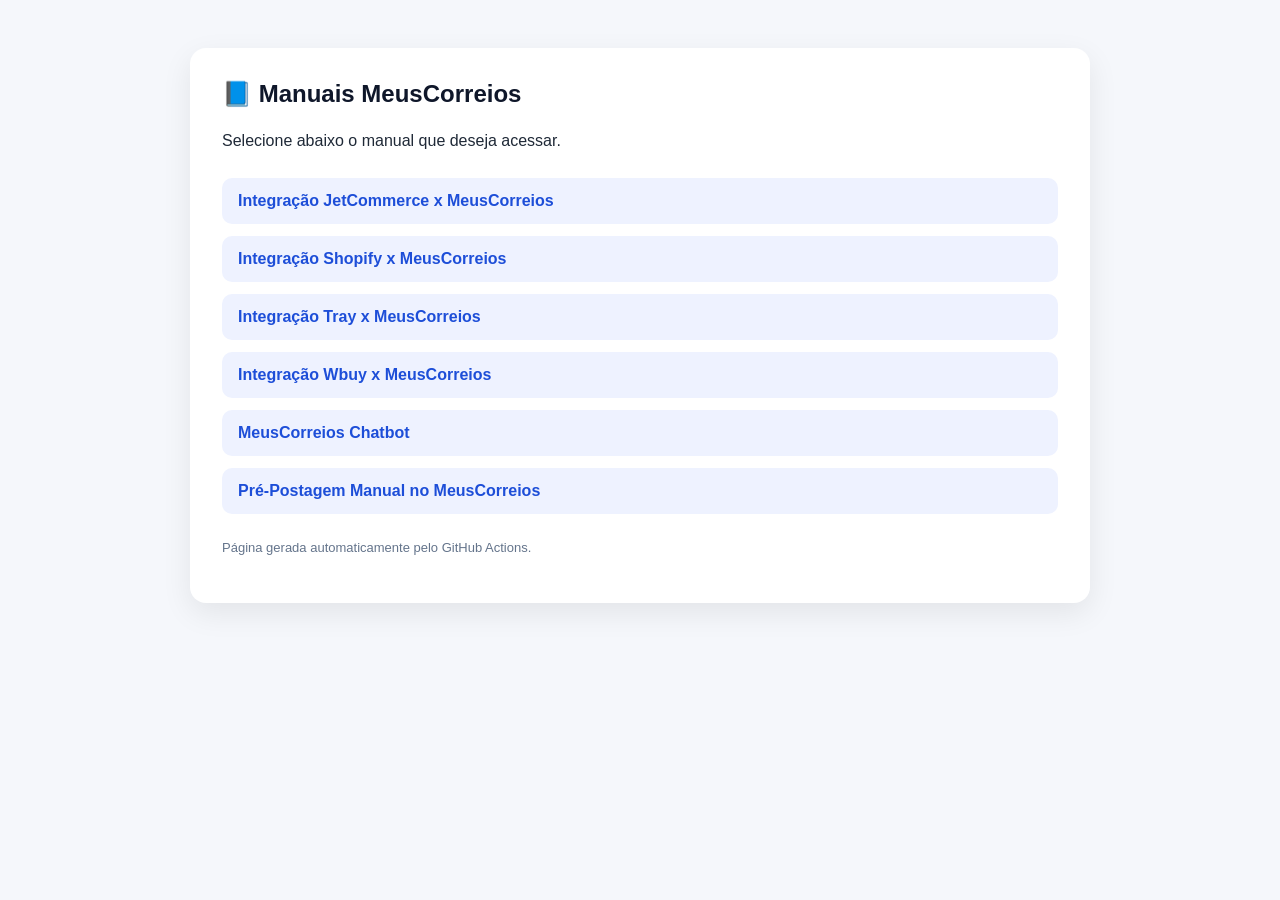
<file: index.html>
<!DOCTYPE html>
<html lang="pt-BR">
<head>
  <meta charset="UTF-8">
  <meta name="viewport" content="width=device-width, initial-scale=1.0">
  <title>Manuais MeusCorreios</title>
  <style>
    body {
      margin: 0;
      font-family: Arial, Helvetica, sans-serif;
      background: #f5f7fb;
      color: #1f2937;
    }

    .container {
      max-width: 900px;
      margin: 0 auto;
      padding: 48px 24px;
    }

    .card {
      background: #ffffff;
      border-radius: 16px;
      padding: 32px;
      box-shadow: 0 10px 30px rgba(0, 0, 0, 0.08);
    }

    h1 {
      margin-top: 0;
      color: #0f172a;
    }

    p {
      font-size: 16px;
      line-height: 1.6;
    }

    ul {
      list-style: none;
      padding: 0;
      margin: 24px 0 0;
    }

    li {
      margin-bottom: 12px;
    }

    a {
      display: block;
      padding: 14px 16px;
      border-radius: 10px;
      background: #eef2ff;
      color: #1d4ed8;
      text-decoration: none;
      font-weight: 600;
    }

    a:hover {
      background: #dbeafe;
    }

    .footer {
      margin-top: 24px;
      font-size: 13px;
      color: #64748b;
    }
  </style>
</head>
<body>
  <main class="container">
    <section class="card">
      <h1>📘 Manuais MeusCorreios</h1>
      <p>Selecione abaixo o manual que deseja acessar.</p>

      <ul>
        <li><a href="https://meuscorreios-doc.github.io/manuais/integrJetcom/">Integração JetCommerce x MeusCorreios</a></li>
<li><a href="https://meuscorreios-doc.github.io/manuais/integrShopifyG/">Integração Shopify x MeusCorreios</a></li>
<li><a href="https://meuscorreios-doc.github.io/manuais/integrTray/">Integração Tray x MeusCorreios</a></li>
<li><a href="https://meuscorreios-doc.github.io/manuais/integrWbuy/">Integração Wbuy x MeusCorreios</a></li>
<li><a href="https://meuscorreios-doc.github.io/manuais/meusCorreiosChatbot/">MeusCorreios Chatbot</a></li>
<li><a href="https://meuscorreios-doc.github.io/manuais/PreManualMC/">Pré-Postagem Manual no MeusCorreios</a></li>
      </ul>

      <p class="footer">Página gerada automaticamente pelo GitHub Actions.</p>
    </section>
  </main>
</body>
</html>
</file>
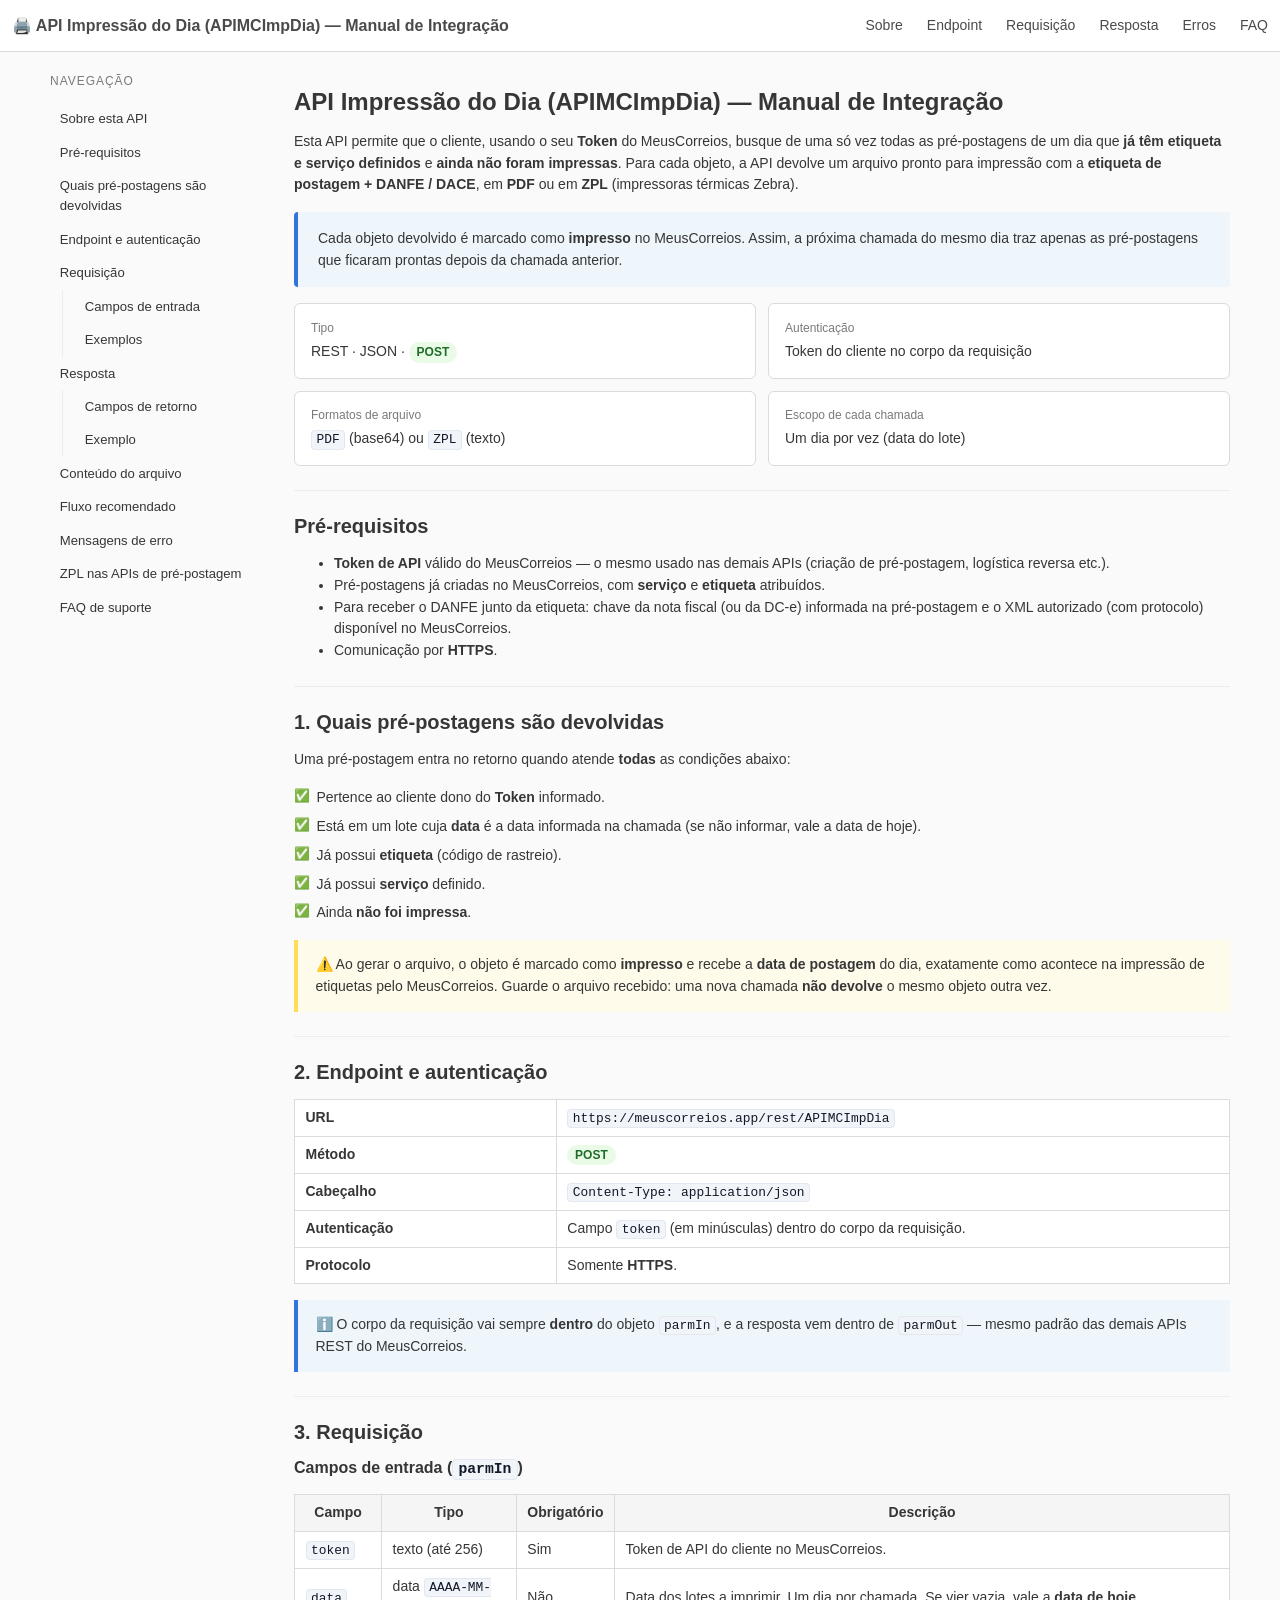
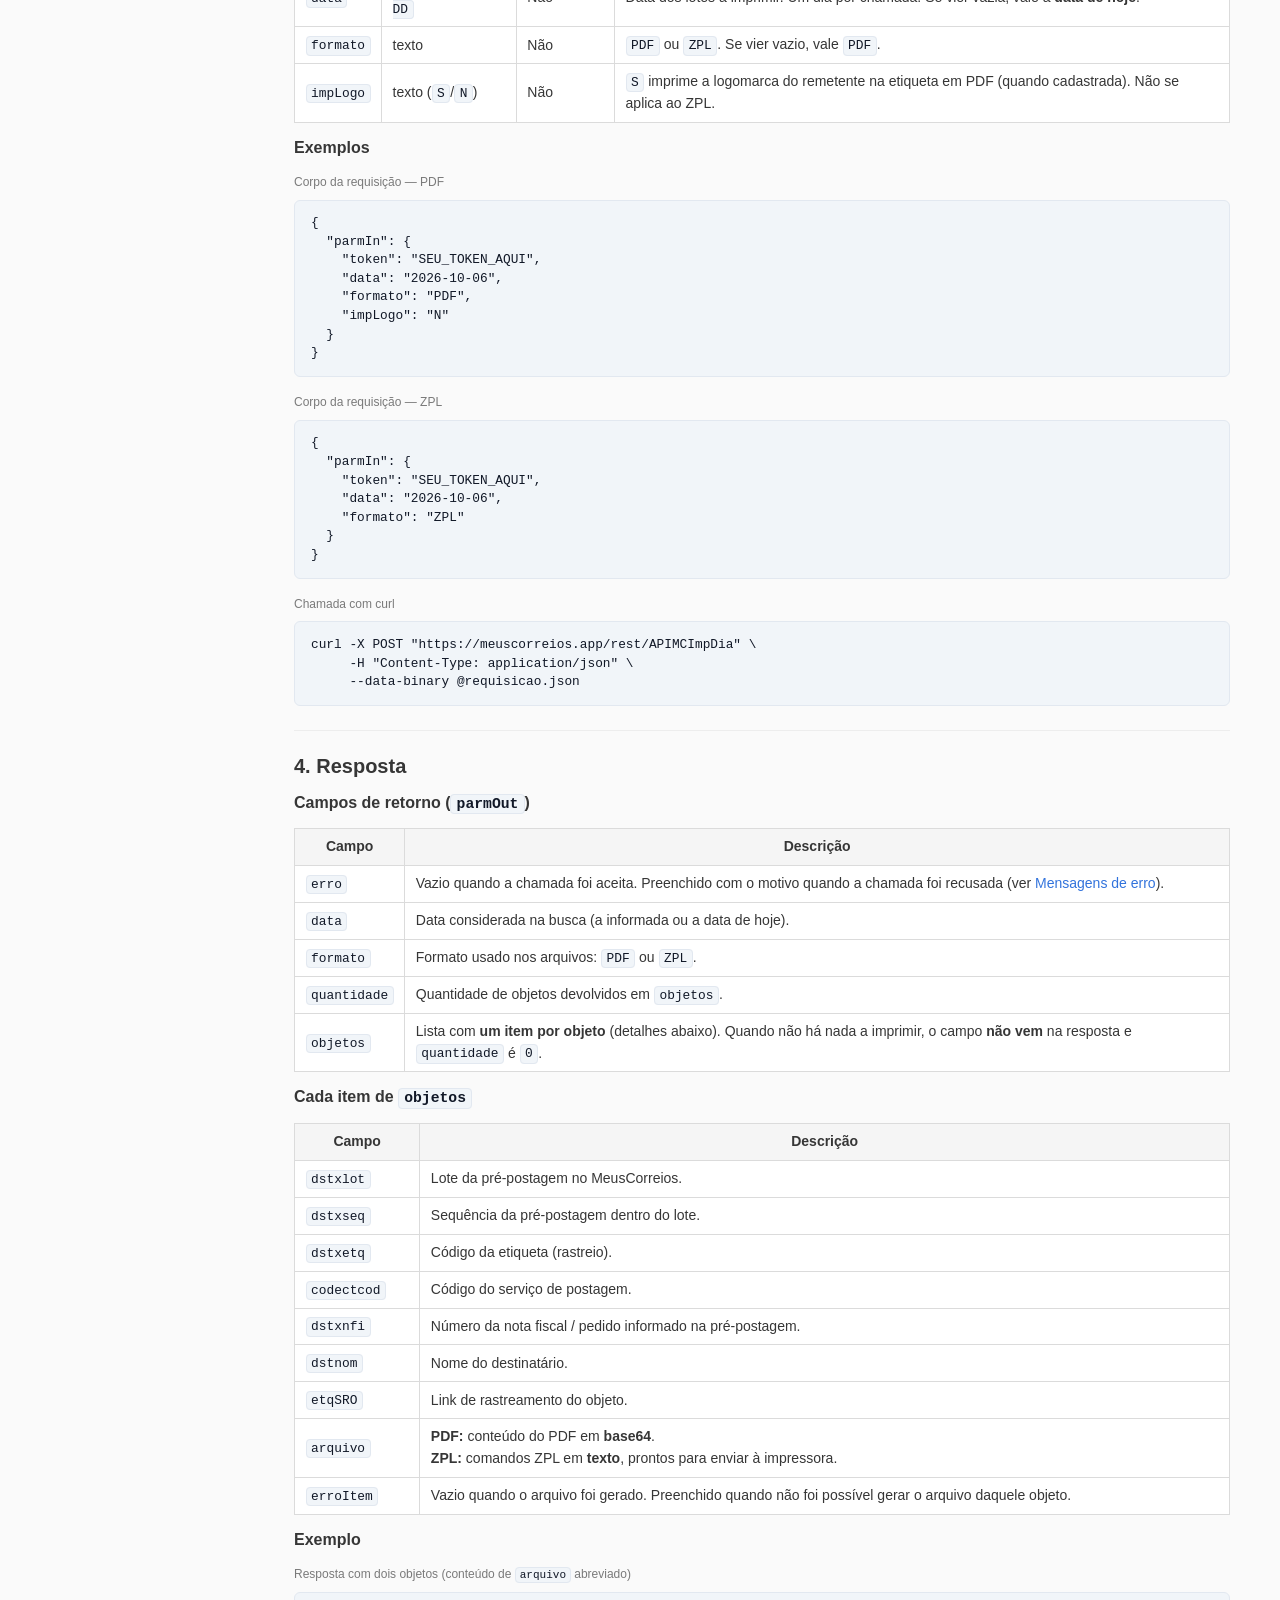
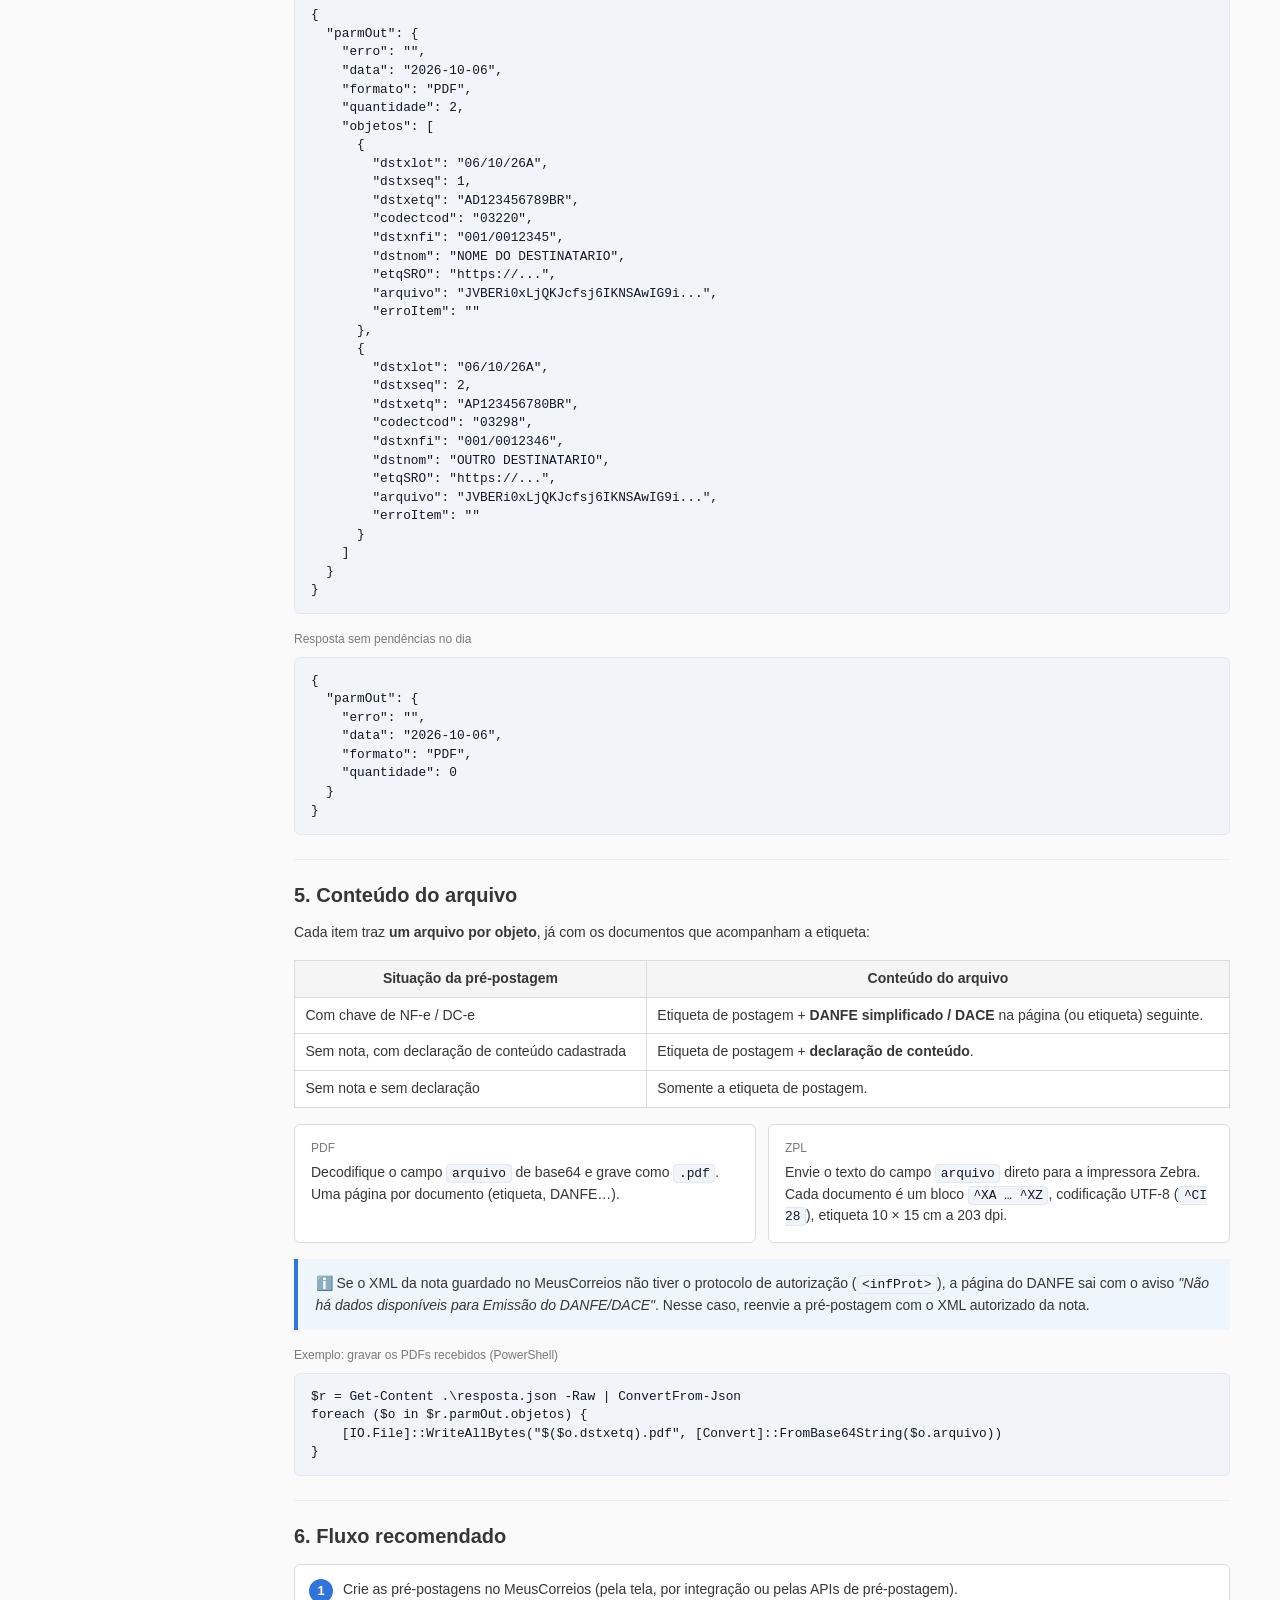
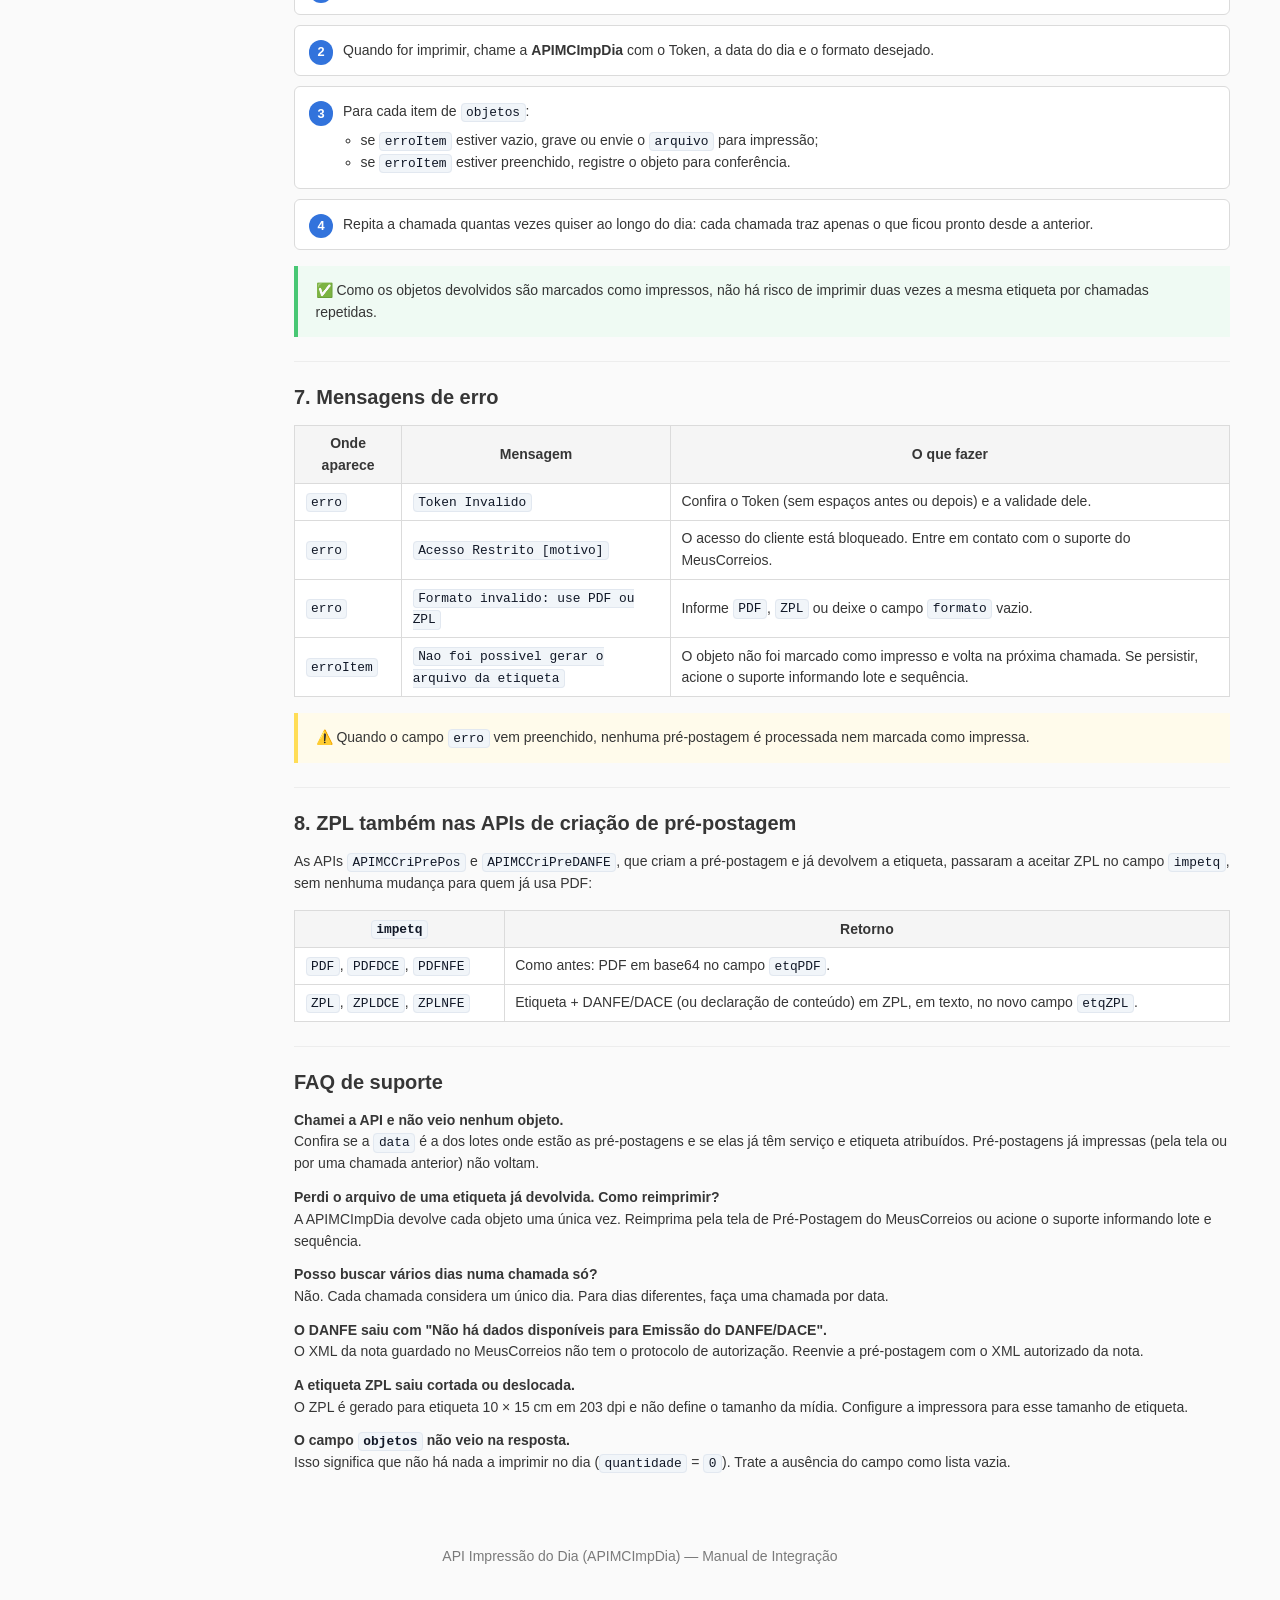
<file: APIMCImpDia/index.html>
<!DOCTYPE html>
<html lang="pt-BR" data-theme="light">
<head>
    <meta charset="UTF-8">
    <meta name="viewport" content="width=device-width, initial-scale=1.0">
    <title>API Impressão do Dia (APIMCImpDia) — Manual de Integração</title>
    <style>
/* Manual MeusCorreios — estilo Guia de Suporte */
:root {
    color-scheme: light;
    --main: #ffffff;
    --main-bis: #fafafa;
    --text: #363636;
    --text-strong: #222222;
    --background: #f5f5f5;
    --border: #dbdbdb;
    --link: #3273dc;
    --blue-soft: #dbeafe;
    --blue-line: #bdd4f3;
    --green-soft: #e9fbe6;
    --green-line: #c3e6c0;
    --warning-soft: #fff3cd;
    --warning-line: #ffdd57;
    --success-soft: #effaf3;
    --success-line: #48c774;
    --danger-soft: #feecf0;
    --danger-line: #f14668;
    --grey-soft: #f5f5f5;
    --mono-bg: #f1f5f9;
}
* { box-sizing: border-box; }
html { scroll-behavior: smooth; }
body {
    margin: 0;
    background: #fafafa;
    padding-bottom: 4rem;
    color: var(--text);
    font-family: Arial, Helvetica, sans-serif;
    font-size: 16px;
    line-height: 1.55;
}
a { color: var(--link); text-decoration: none; }
a:hover { text-decoration: underline; }
.navbar {
    min-height: 3.25rem;
    background: #ffffff;
    border-bottom: 1px solid var(--border);
    position: fixed;
    left: 0;
    right: 0;
    top: 0;
    z-index: 30;
    display: flex;
    align-items: stretch;
}
.navbar-brand { display: flex; align-items: center; min-width: 0; }
.navbar-item {
    color: #4a4a4a;
    display: flex;
    align-items: center;
    padding: .5rem .75rem;
    line-height: 1.5;
}
.navbar-title {
    font-weight: 700;
    font-size: 1rem;
    white-space: nowrap;
    overflow: hidden;
    text-overflow: ellipsis;
}
.navbar-menu { margin-left: auto; display: flex; }
.navbar-end { display: flex; align-items: stretch; }
.page-offset { padding-top: 3.5rem; }
.section { padding: 2rem 1.5rem; }
.container { width: 100%; max-width: 1180px; margin: 0 auto; }
.columns { display: flex; align-items: flex-start; gap: 1.5rem; }
.column { flex: 1 1 0; min-width: 0; }
.column.is-narrow { flex: none; }
.menu { font-size: .875rem; }
.menu-label {
    color: #7a7a7a;
    font-size: .75rem;
    letter-spacing: .08em;
    text-transform: uppercase;
    margin: 0 0 .75rem;
}
.menu-list,
.menu-list ul { list-style: none; margin: 0; padding: 0; }
.menu-list a {
    color: #363636;
    border-radius: 4px;
    display: block;
    padding: .5em .75em;
}
.menu-list a:hover { background: #f5f5f5; text-decoration: none; }
.menu-list ul { margin-left: .75rem; padding-left: .75rem; border-left: 1px solid #ededed; }
.section-anchor { scroll-margin-top: 4.2rem; }
.block { margin-bottom: 1rem; }
.mb-1 { margin-bottom: .25rem !important; }
.mb-2 { margin-bottom: .5rem !important; }
.mb-3 { margin-bottom: .75rem !important; }
.mb-4 { margin-bottom: 1rem !important; }
.mb-5 { margin-bottom: 1.5rem !important; }
.mt-2 { margin-top: .5rem !important; }
.mt-3 { margin-top: .75rem !important; }
.mt-4 { margin-top: 1rem !important; }
.mt-5 { margin-top: 1.5rem !important; }
.py-4 { padding-top: 1rem !important; padding-bottom: 1rem !important; }
.title { color: #363636; font-weight: 700; line-height: 1.125; margin: 0 0 1rem; }
.title.is-4 { font-size: 1.5rem; }
.title.is-5 { font-size: 1.25rem; }
.title.is-6 { font-size: 1rem; }
.subtitle { color: #4a4a4a; font-size: 1rem; margin-top: -.5rem; margin-bottom: 1rem; }
.content p { margin-top: 0; margin-bottom: .75rem; }
.content ul,
.content ol { margin-top: .5rem; margin-bottom: 1rem; padding-left: 1.25rem; }
.content ul li,
.content ol li { margin-bottom: .3rem; }
.is-size-7 { font-size: .875rem !important; }
.is-size-6 { font-size: 1rem !important; }
.has-text-weight-semibold { font-weight: 600 !important; }
.has-text-grey { color: #7a7a7a !important; }
.has-text-centered { text-align: center !important; }
hr { background: #ededed; border: none; display: block; height: 1px; margin: 1.5rem 0; }
.notification,
.message {
    border-radius: 4px;
    margin: 1rem 0;
}
.notification {
    background: #f5f5f5;
    padding: 1rem 1.25rem;
}
.notification.is-light { background: #f5f5f5; color: #363636; }
.notification.is-info { background: #eef6fc; border-left: 4px solid #3273dc; }
.message { background: #f5f5f5; }
.message-body {
    border-left: 4px solid #dbdbdb;
    padding: 1em 1.25em;
}
.message.is-info .message-body { border-left-color: #3273dc; background: #eef6fc; }
.message.is-warning .message-body { border-left-color: #ffdd57; background: #fffbeb; }
.message.is-success .message-body { border-left-color: #48c774; background: #effaf3; }
.message.is-danger .message-body { border-left-color: #f14668; background: #feecf0; }
.table {
    background: #fff;
    color: #363636;
    border-collapse: collapse;
    border-spacing: 0;
    width: 100%;
    margin-bottom: 1rem;
}
.table.is-bordered td,
.table.is-bordered th { border: 1px solid #dbdbdb; }
.table th,
.table td { padding: .5em .75em; vertical-align: middle; }
.table thead th {
    background: #f5f5f5;
    color: #363636;
    font-weight: 700;
}
.table code,
code {
    background: var(--mono-bg);
    border: 1px solid #e2e8f0;
    border-radius: 4px;
    color: #111827;
    font-family: Consolas, Monaco, 'Courier New', monospace;
    font-size: .92em;
    padding: .08em .35em;
}
pre.codeblock {
    background: var(--mono-bg);
    border: 1px solid #e2e8f0;
    border-radius: 6px;
    color: #111827;
    font-family: Consolas, Monaco, 'Courier New', monospace;
    font-size: .8rem;
    line-height: 1.45;
    margin: .5rem 0 1rem;
    overflow-x: auto;
    padding: .85rem 1rem;
    white-space: pre;
}
pre.codeblock code { background: none; border: none; padding: 0; font-size: inherit; }
.codelabel { color: #7a7a7a; display: block; font-size: .75rem; margin-top: .75rem; }
.tag {
    align-items: center;
    border-radius: 9999px;
    display: inline-flex;
    font-size: .75rem;
    height: 1.7em;
    justify-content: center;
    line-height: 1.5;
    padding: .1em .65em;
    white-space: nowrap;
    background: #eef6fc;
    color: #1d4e89;
}
.tag.is-mono { font-family: Consolas, Monaco, 'Courier New', monospace; }
.tag.is-post { background: #e9fbe6; color: #1f6b2a; font-weight: 700; }
.card-grid { display: grid; grid-template-columns: repeat(2, minmax(0, 1fr)); gap: .75rem; }
.info-card {
    border: 1px solid #dbdbdb;
    border-radius: 6px;
    background: #ffffff;
    padding: .9rem 1rem;
}
.info-card .label { color: #7a7a7a; display: block; font-size: .75rem; margin-bottom: .25rem; }
.info-card code { word-break: break-all; }
.steps { counter-reset: step; list-style: none; padding-left: 0; margin: .5rem 0 1rem; }
.steps.start-3 { counter-reset: step 2; }
.steps > li {
    counter-increment: step;
    position: relative;
    padding: .85rem 1rem .85rem 3rem;
    margin-bottom: .65rem;
    border: 1px solid #dbdbdb;
    border-radius: 6px;
    background: #ffffff;
}
.steps > li::before {
    content: counter(step);
    position: absolute;
    left: .85rem;
    top: .85rem;
    width: 1.55rem;
    height: 1.55rem;
    border-radius: 999px;
    display: inline-flex;
    align-items: center;
    justify-content: center;
    background: #3273dc;
    color: #fff;
    font-weight: 700;
    font-size: .8rem;
}
.steps li ul { margin: .45rem 0 0; padding-left: 1.1rem; }
.footer { background: #fafafa; padding: 1rem 1.5rem; }
.checklist { list-style: none; padding-left: 0; }
.checklist li { margin-bottom: .45rem; padding-left: 1.4rem; position: relative; }
.checklist li::before { content: "✅"; position: absolute; left: 0; top: 0; font-size: .9em; }

.sidebar-column {
    min-width: 220px;
    position: relative;
}
.sidebar-fixed {
    position: fixed;
    top: 4.5rem;
    width: 220px;
    max-height: calc(100vh - 5rem);
    overflow: auto;
    padding-right: .35rem;
}
.sidebar-fixed.is-bottom {
    position: absolute;
    top: auto;
    bottom: 0;
}

@media (max-width: 900px) {

    .sidebar-column {
        min-width: auto;
    }
    .sidebar-fixed {
        position: static !important;
        width: auto !important;
        max-height: none;
        overflow: visible;
        padding-right: 0;
    }

    .navbar-menu { display: none; }
    .columns { display: block; }
    .is-hidden-mobile { display: none !important; }
    .section { padding-left: 1rem; padding-right: 1rem; }
    .card-grid { grid-template-columns: 1fr; }
}
@media print {
    .navbar, aside.menu { display: none !important; }
    .page-offset { padding-top: 0; }
    body { background: white; }
    a { color: inherit; text-decoration: none; }
    pre.codeblock { white-space: pre-wrap; break-inside: avoid; }
}
</style>
</head>
<body>

    <nav class="navbar is-white is-fixed-top" role="navigation">
        <div class="navbar-brand">
            <span class="navbar-item navbar-title">🖨️ API Impressão do Dia (APIMCImpDia) — Manual de Integração</span>
        </div>
        <div class="navbar-menu is-active">
            <div class="navbar-end is-hidden-mobile">
                <a class="navbar-item is-size-7" href="#sobre">Sobre</a>
                <a class="navbar-item is-size-7" href="#endpoint">Endpoint</a>
                <a class="navbar-item is-size-7" href="#requisicao">Requisição</a>
                <a class="navbar-item is-size-7" href="#resposta">Resposta</a>
                <a class="navbar-item is-size-7" href="#erros">Erros</a>
                <a class="navbar-item is-size-7" href="#faq">FAQ</a>
            </div>
        </div>
    </nav>

    <div class="page-offset">
        <section class="section">
            <div class="container">
                <div class="columns">

                    <div class="column is-narrow is-hidden-mobile sidebar-column">
                        <aside class="menu sidebar-fixed" style="font-size:0.82rem;">
                            <p class="menu-label">Navegação</p>
                            <ul class="menu-list">
                                <li><a href="#sobre">Sobre esta API</a></li>
                                <li><a href="#requisitos">Pré-requisitos</a></li>
                                <li><a href="#regras">Quais pré-postagens são devolvidas</a></li>
                                <li><a href="#endpoint">Endpoint e autenticação</a></li>
                                <li><a href="#requisicao">Requisição</a>
                                    <ul>
                                        <li><a href="#campos-entrada">Campos de entrada</a></li>
                                        <li><a href="#exemplo-entrada">Exemplos</a></li>
                                    </ul>
                                </li>
                                <li><a href="#resposta">Resposta</a>
                                    <ul>
                                        <li><a href="#campos-saida">Campos de retorno</a></li>
                                        <li><a href="#exemplo-saida">Exemplo</a></li>
                                    </ul>
                                </li>
                                <li><a href="#arquivo">Conteúdo do arquivo</a></li>
                                <li><a href="#fluxo">Fluxo recomendado</a></li>
                                <li><a href="#erros">Mensagens de erro</a></li>
                                <li><a href="#outras">ZPL nas APIs de pré-postagem</a></li>
                                <li><a href="#faq">FAQ de suporte</a></li>
                            </ul>
                        </aside>
                    </div>

                    <div class="column">

                        <div id="sobre" class="section-anchor mb-5">
                            <h1 class="title is-4">API Impressão do Dia (APIMCImpDia) — Manual de Integração</h1>
                            <p class="block is-size-7">
                                Esta API permite que o cliente, usando o seu <strong>Token</strong> do MeusCorreios, busque de uma só vez todas as pré-postagens de um dia que <strong>já têm etiqueta e serviço definidos</strong> e <strong>ainda não foram impressas</strong>. Para cada objeto, a API devolve um arquivo pronto para impressão com a <strong>etiqueta de postagem + DANFE / DACE</strong>, em <strong>PDF</strong> ou em <strong>ZPL</strong> (impressoras térmicas Zebra).
                            </p>
                            <div class="notification is-info is-size-7" style="border-left: 4px solid #3273dc;">
                                Cada objeto devolvido é marcado como <strong>impresso</strong> no MeusCorreios. Assim, a próxima chamada do mesmo dia traz apenas as pré-postagens que ficaram prontas depois da chamada anterior.
                            </div>
                            <div class="card-grid is-size-7">
                                <div class="info-card"><span class="label">Tipo</span>REST · JSON · <span class="tag is-post">POST</span></div>
                                <div class="info-card"><span class="label">Autenticação</span>Token do cliente no corpo da requisição</div>
                                <div class="info-card"><span class="label">Formatos de arquivo</span><code>PDF</code> (base64) ou <code>ZPL</code> (texto)</div>
                                <div class="info-card"><span class="label">Escopo de cada chamada</span>Um dia por vez (data do lote)</div>
                            </div>
                        </div>

                        <hr>

                        <div id="requisitos" class="section-anchor mb-5">
                            <h2 class="title is-5">Pré-requisitos</h2>
                            <ul class="content is-size-7">
                                <li><strong>Token de API</strong> válido do MeusCorreios — o mesmo usado nas demais APIs (criação de pré-postagem, logística reversa etc.).</li>
                                <li>Pré-postagens já criadas no MeusCorreios, com <strong>serviço</strong> e <strong>etiqueta</strong> atribuídos.</li>
                                <li>Para receber o DANFE junto da etiqueta: chave da nota fiscal (ou da DC-e) informada na pré-postagem e o XML autorizado (com protocolo) disponível no MeusCorreios.</li>
                                <li>Comunicação por <strong>HTTPS</strong>.</li>
                            </ul>
                        </div>

                        <hr>

                        <div id="regras" class="section-anchor mb-5">
                            <h2 class="title is-5">1. Quais pré-postagens são devolvidas</h2>
                            <p class="is-size-7 block">
                                Uma pré-postagem entra no retorno quando atende <strong>todas</strong> as condições abaixo:
                            </p>
                            <ul class="checklist is-size-7">
                                <li>Pertence ao cliente dono do <strong>Token</strong> informado.</li>
                                <li>Está em um lote cuja <strong>data</strong> é a data informada na chamada (se não informar, vale a data de hoje).</li>
                                <li>Já possui <strong>etiqueta</strong> (código de rastreio).</li>
                                <li>Já possui <strong>serviço</strong> definido.</li>
                                <li>Ainda <strong>não foi impressa</strong>.</li>
                            </ul>
                            <article class="message is-warning is-size-7">
                                <div class="message-body">
                                    ⚠️ Ao gerar o arquivo, o objeto é marcado como <strong>impresso</strong> e recebe a <strong>data de postagem</strong> do dia, exatamente como acontece na impressão de etiquetas pelo MeusCorreios. Guarde o arquivo recebido: uma nova chamada <strong>não devolve</strong> o mesmo objeto outra vez.
                                </div>
                            </article>
                        </div>

                        <hr>

                        <div id="endpoint" class="section-anchor mb-5">
                            <h2 class="title is-5">2. Endpoint e autenticação</h2>
                            <table class="table is-fullwidth is-bordered is-size-7">
                                <tbody>
                                    <tr>
                                        <td style="width:28%"><strong>URL</strong></td>
                                        <td><code>https://meuscorreios.app/rest/APIMCImpDia</code></td>
                                    </tr>
                                    <tr>
                                        <td><strong>Método</strong></td>
                                        <td><span class="tag is-post">POST</span></td>
                                    </tr>
                                    <tr>
                                        <td><strong>Cabeçalho</strong></td>
                                        <td><code>Content-Type: application/json</code></td>
                                    </tr>
                                    <tr>
                                        <td><strong>Autenticação</strong></td>
                                        <td>Campo <code>token</code> (em minúsculas) dentro do corpo da requisição.</td>
                                    </tr>
                                    <tr>
                                        <td><strong>Protocolo</strong></td>
                                        <td>Somente <strong>HTTPS</strong>.</td>
                                    </tr>
                                </tbody>
                            </table>
                            <article class="message is-info is-size-7">
                                <div class="message-body">
                                    ℹ️ O corpo da requisição vai sempre <strong>dentro</strong> do objeto <code>parmIn</code>, e a resposta vem dentro de <code>parmOut</code> — mesmo padrão das demais APIs REST do MeusCorreios.
                                </div>
                            </article>
                        </div>

                        <hr>

                        <div id="requisicao" class="section-anchor mb-5">
                            <h2 class="title is-5">3. Requisição</h2>

                            <div id="campos-entrada" class="section-anchor">
                                <h3 class="title is-6">Campos de entrada (<code>parmIn</code>)</h3>
                                <table class="table is-fullwidth is-bordered is-size-7">
                                    <thead>
                                        <tr>
                                            <th>Campo</th>
                                            <th>Tipo</th>
                                            <th>Obrigatório</th>
                                            <th>Descrição</th>
                                        </tr>
                                    </thead>
                                    <tbody>
                                        <tr>
                                            <td><code>token</code></td>
                                            <td>texto (até 256)</td>
                                            <td>Sim</td>
                                            <td>Token de API do cliente no MeusCorreios.</td>
                                        </tr>
                                        <tr>
                                            <td><code>data</code></td>
                                            <td>data <code>AAAA-MM-DD</code></td>
                                            <td>Não</td>
                                            <td>Data dos lotes a imprimir. Um dia por chamada. Se vier vazia, vale a <strong>data de hoje</strong>.</td>
                                        </tr>
                                        <tr>
                                            <td><code>formato</code></td>
                                            <td>texto</td>
                                            <td>Não</td>
                                            <td><code>PDF</code> ou <code>ZPL</code>. Se vier vazio, vale <code>PDF</code>.</td>
                                        </tr>
                                        <tr>
                                            <td><code>impLogo</code></td>
                                            <td>texto (<code>S</code>/<code>N</code>)</td>
                                            <td>Não</td>
                                            <td><code>S</code> imprime a logomarca do remetente na etiqueta em PDF (quando cadastrada). Não se aplica ao ZPL.</td>
                                        </tr>
                                    </tbody>
                                </table>
                            </div>

                            <div id="exemplo-entrada" class="section-anchor">
                                <h3 class="title is-6 mt-4">Exemplos</h3>
                                <span class="codelabel">Corpo da requisição — PDF</span>
<pre class="codeblock"><code>{
  "parmIn": {
    "token": "SEU_TOKEN_AQUI",
    "data": "2026-10-06",
    "formato": "PDF",
    "impLogo": "N"
  }
}</code></pre>
                                <span class="codelabel">Corpo da requisição — ZPL</span>
<pre class="codeblock"><code>{
  "parmIn": {
    "token": "SEU_TOKEN_AQUI",
    "data": "2026-10-06",
    "formato": "ZPL"
  }
}</code></pre>
                                <span class="codelabel">Chamada com curl</span>
<pre class="codeblock"><code>curl -X POST "https://meuscorreios.app/rest/APIMCImpDia" \
     -H "Content-Type: application/json" \
     --data-binary @requisicao.json</code></pre>
                            </div>
                        </div>

                        <hr>

                        <div id="resposta" class="section-anchor mb-5">
                            <h2 class="title is-5">4. Resposta</h2>

                            <div id="campos-saida" class="section-anchor">
                                <h3 class="title is-6">Campos de retorno (<code>parmOut</code>)</h3>
                                <table class="table is-fullwidth is-bordered is-size-7">
                                    <thead>
                                        <tr>
                                            <th>Campo</th>
                                            <th>Descrição</th>
                                        </tr>
                                    </thead>
                                    <tbody>
                                        <tr>
                                            <td><code>erro</code></td>
                                            <td>Vazio quando a chamada foi aceita. Preenchido com o motivo quando a chamada foi recusada (ver <a href="#erros">Mensagens de erro</a>).</td>
                                        </tr>
                                        <tr>
                                            <td><code>data</code></td>
                                            <td>Data considerada na busca (a informada ou a data de hoje).</td>
                                        </tr>
                                        <tr>
                                            <td><code>formato</code></td>
                                            <td>Formato usado nos arquivos: <code>PDF</code> ou <code>ZPL</code>.</td>
                                        </tr>
                                        <tr>
                                            <td><code>quantidade</code></td>
                                            <td>Quantidade de objetos devolvidos em <code>objetos</code>.</td>
                                        </tr>
                                        <tr>
                                            <td><code>objetos</code></td>
                                            <td>Lista com <strong>um item por objeto</strong> (detalhes abaixo). Quando não há nada a imprimir, o campo <strong>não vem</strong> na resposta e <code>quantidade</code> é <code>0</code>.</td>
                                        </tr>
                                    </tbody>
                                </table>

                                <h3 class="title is-6 mt-4">Cada item de <code>objetos</code></h3>
                                <table class="table is-fullwidth is-bordered is-size-7">
                                    <thead>
                                        <tr>
                                            <th>Campo</th>
                                            <th>Descrição</th>
                                        </tr>
                                    </thead>
                                    <tbody>
                                        <tr>
                                            <td><code>dstxlot</code></td>
                                            <td>Lote da pré-postagem no MeusCorreios.</td>
                                        </tr>
                                        <tr>
                                            <td><code>dstxseq</code></td>
                                            <td>Sequência da pré-postagem dentro do lote.</td>
                                        </tr>
                                        <tr>
                                            <td><code>dstxetq</code></td>
                                            <td>Código da etiqueta (rastreio).</td>
                                        </tr>
                                        <tr>
                                            <td><code>codectcod</code></td>
                                            <td>Código do serviço de postagem.</td>
                                        </tr>
                                        <tr>
                                            <td><code>dstxnfi</code></td>
                                            <td>Número da nota fiscal / pedido informado na pré-postagem.</td>
                                        </tr>
                                        <tr>
                                            <td><code>dstnom</code></td>
                                            <td>Nome do destinatário.</td>
                                        </tr>
                                        <tr>
                                            <td><code>etqSRO</code></td>
                                            <td>Link de rastreamento do objeto.</td>
                                        </tr>
                                        <tr>
                                            <td><code>arquivo</code></td>
                                            <td><strong>PDF:</strong> conteúdo do PDF em <strong>base64</strong>.<br><strong>ZPL:</strong> comandos ZPL em <strong>texto</strong>, prontos para enviar à impressora.</td>
                                        </tr>
                                        <tr>
                                            <td><code>erroItem</code></td>
                                            <td>Vazio quando o arquivo foi gerado. Preenchido quando não foi possível gerar o arquivo daquele objeto.</td>
                                        </tr>
                                    </tbody>
                                </table>
                            </div>

                            <div id="exemplo-saida" class="section-anchor">
                                <h3 class="title is-6 mt-4">Exemplo</h3>
                                <span class="codelabel">Resposta com dois objetos (conteúdo de <code>arquivo</code> abreviado)</span>
<pre class="codeblock"><code>{
  "parmOut": {
    "erro": "",
    "data": "2026-10-06",
    "formato": "PDF",
    "quantidade": 2,
    "objetos": [
      {
        "dstxlot": "06/10/26A",
        "dstxseq": 1,
        "dstxetq": "AD123456789BR",
        "codectcod": "03220",
        "dstxnfi": "001/0012345",
        "dstnom": "NOME DO DESTINATARIO",
        "etqSRO": "https://...",
        "arquivo": "JVBERi0xLjQKJcfsj6IKNSAwIG9i...",
        "erroItem": ""
      },
      {
        "dstxlot": "06/10/26A",
        "dstxseq": 2,
        "dstxetq": "AP123456780BR",
        "codectcod": "03298",
        "dstxnfi": "001/0012346",
        "dstnom": "OUTRO DESTINATARIO",
        "etqSRO": "https://...",
        "arquivo": "JVBERi0xLjQKJcfsj6IKNSAwIG9i...",
        "erroItem": ""
      }
    ]
  }
}</code></pre>
                                <span class="codelabel">Resposta sem pendências no dia</span>
<pre class="codeblock"><code>{
  "parmOut": {
    "erro": "",
    "data": "2026-10-06",
    "formato": "PDF",
    "quantidade": 0
  }
}</code></pre>
                            </div>
                        </div>

                        <hr>

                        <div id="arquivo" class="section-anchor mb-5">
                            <h2 class="title is-5">5. Conteúdo do arquivo</h2>
                            <p class="is-size-7 block">
                                Cada item traz <strong>um arquivo por objeto</strong>, já com os documentos que acompanham a etiqueta:
                            </p>
                            <table class="table is-fullwidth is-bordered is-size-7">
                                <thead>
                                    <tr>
                                        <th>Situação da pré-postagem</th>
                                        <th>Conteúdo do arquivo</th>
                                    </tr>
                                </thead>
                                <tbody>
                                    <tr>
                                        <td>Com chave de NF-e / DC-e</td>
                                        <td>Etiqueta de postagem + <strong>DANFE simplificado / DACE</strong> na página (ou etiqueta) seguinte.</td>
                                    </tr>
                                    <tr>
                                        <td>Sem nota, com declaração de conteúdo cadastrada</td>
                                        <td>Etiqueta de postagem + <strong>declaração de conteúdo</strong>.</td>
                                    </tr>
                                    <tr>
                                        <td>Sem nota e sem declaração</td>
                                        <td>Somente a etiqueta de postagem.</td>
                                    </tr>
                                </tbody>
                            </table>

                            <div class="card-grid is-size-7">
                                <div class="info-card">
                                    <span class="label">PDF</span>
                                    Decodifique o campo <code>arquivo</code> de base64 e grave como <code>.pdf</code>. Uma página por documento (etiqueta, DANFE…).
                                </div>
                                <div class="info-card">
                                    <span class="label">ZPL</span>
                                    Envie o texto do campo <code>arquivo</code> direto para a impressora Zebra. Cada documento é um bloco <code>^XA … ^XZ</code>, codificação UTF-8 (<code>^CI28</code>), etiqueta 10 × 15 cm a 203 dpi.
                                </div>
                            </div>

                            <article class="message is-info is-size-7">
                                <div class="message-body">
                                    ℹ️ Se o XML da nota guardado no MeusCorreios não tiver o protocolo de autorização (<code>&lt;infProt&gt;</code>), a página do DANFE sai com o aviso <em>"Não há dados disponíveis para Emissão do DANFE/DACE"</em>. Nesse caso, reenvie a pré-postagem com o XML autorizado da nota.
                                </div>
                            </article>

                            <span class="codelabel">Exemplo: gravar os PDFs recebidos (PowerShell)</span>
<pre class="codeblock"><code>$r = Get-Content .\resposta.json -Raw | ConvertFrom-Json
foreach ($o in $r.parmOut.objetos) {
    [IO.File]::WriteAllBytes("$($o.dstxetq).pdf", [Convert]::FromBase64String($o.arquivo))
}</code></pre>
                        </div>

                        <hr>

                        <div id="fluxo" class="section-anchor mb-5">
                            <h2 class="title is-5">6. Fluxo recomendado</h2>
                            <ol class="steps is-size-7">
                                <li>Crie as pré-postagens no MeusCorreios (pela tela, por integração ou pelas APIs de pré-postagem).</li>
                                <li>Quando for imprimir, chame a <strong>APIMCImpDia</strong> com o Token, a data do dia e o formato desejado.</li>
                                <li>Para cada item de <code>objetos</code>:
                                    <ul>
                                        <li>se <code>erroItem</code> estiver vazio, grave ou envie o <code>arquivo</code> para impressão;</li>
                                        <li>se <code>erroItem</code> estiver preenchido, registre o objeto para conferência.</li>
                                    </ul>
                                </li>
                                <li>Repita a chamada quantas vezes quiser ao longo do dia: cada chamada traz apenas o que ficou pronto desde a anterior.</li>
                            </ol>
                            <article class="message is-success is-size-7">
                                <div class="message-body">
                                    ✅ Como os objetos devolvidos são marcados como impressos, não há risco de imprimir duas vezes a mesma etiqueta por chamadas repetidas.
                                </div>
                            </article>
                        </div>

                        <hr>

                        <div id="erros" class="section-anchor mb-5">
                            <h2 class="title is-5">7. Mensagens de erro</h2>
                            <table class="table is-fullwidth is-bordered is-size-7">
                                <thead>
                                    <tr>
                                        <th>Onde aparece</th>
                                        <th>Mensagem</th>
                                        <th>O que fazer</th>
                                    </tr>
                                </thead>
                                <tbody>
                                    <tr>
                                        <td><code>erro</code></td>
                                        <td><code>Token Invalido</code></td>
                                        <td>Confira o Token (sem espaços antes ou depois) e a validade dele.</td>
                                    </tr>
                                    <tr>
                                        <td><code>erro</code></td>
                                        <td><code>Acesso Restrito [motivo]</code></td>
                                        <td>O acesso do cliente está bloqueado. Entre em contato com o suporte do MeusCorreios.</td>
                                    </tr>
                                    <tr>
                                        <td><code>erro</code></td>
                                        <td><code>Formato invalido: use PDF ou ZPL</code></td>
                                        <td>Informe <code>PDF</code>, <code>ZPL</code> ou deixe o campo <code>formato</code> vazio.</td>
                                    </tr>
                                    <tr>
                                        <td><code>erroItem</code></td>
                                        <td><code>Nao foi possivel gerar o arquivo da etiqueta</code></td>
                                        <td>O objeto não foi marcado como impresso e volta na próxima chamada. Se persistir, acione o suporte informando lote e sequência.</td>
                                    </tr>
                                </tbody>
                            </table>
                            <article class="message is-warning is-size-7">
                                <div class="message-body">
                                    ⚠️ Quando o campo <code>erro</code> vem preenchido, nenhuma pré-postagem é processada nem marcada como impressa.
                                </div>
                            </article>
                        </div>

                        <hr>

                        <div id="outras" class="section-anchor mb-5">
                            <h2 class="title is-5">8. ZPL também nas APIs de criação de pré-postagem</h2>
                            <p class="is-size-7 block">
                                As APIs <code>APIMCCriPrePos</code> e <code>APIMCCriPreDANFE</code>, que criam a pré-postagem e já devolvem a etiqueta, passaram a aceitar ZPL no campo <code>impetq</code>, sem nenhuma mudança para quem já usa PDF:
                            </p>
                            <table class="table is-fullwidth is-bordered is-size-7">
                                <thead>
                                    <tr>
                                        <th><code>impetq</code></th>
                                        <th>Retorno</th>
                                    </tr>
                                </thead>
                                <tbody>
                                    <tr>
                                        <td><code>PDF</code>, <code>PDFDCE</code>, <code>PDFNFE</code></td>
                                        <td>Como antes: PDF em base64 no campo <code>etqPDF</code>.</td>
                                    </tr>
                                    <tr>
                                        <td><code>ZPL</code>, <code>ZPLDCE</code>, <code>ZPLNFE</code></td>
                                        <td>Etiqueta + DANFE/DACE (ou declaração de conteúdo) em ZPL, em texto, no novo campo <code>etqZPL</code>.</td>
                                    </tr>
                                </tbody>
                            </table>
                        </div>

                        <hr>

                        <div id="faq" class="section-anchor mb-5">
                            <h2 class="title is-5">FAQ de suporte</h2>
                            <div class="content is-size-7">
                                <p><strong>Chamei a API e não veio nenhum objeto.</strong><br>
                                    Confira se a <code>data</code> é a dos lotes onde estão as pré-postagens e se elas já têm serviço e etiqueta atribuídos. Pré-postagens já impressas (pela tela ou por uma chamada anterior) não voltam.</p>

                                <p><strong>Perdi o arquivo de uma etiqueta já devolvida. Como reimprimir?</strong><br>
                                    A APIMCImpDia devolve cada objeto uma única vez. Reimprima pela tela de Pré-Postagem do MeusCorreios ou acione o suporte informando lote e sequência.</p>

                                <p><strong>Posso buscar vários dias numa chamada só?</strong><br>
                                    Não. Cada chamada considera um único dia. Para dias diferentes, faça uma chamada por data.</p>

                                <p><strong>O DANFE saiu com "Não há dados disponíveis para Emissão do DANFE/DACE".</strong><br>
                                    O XML da nota guardado no MeusCorreios não tem o protocolo de autorização. Reenvie a pré-postagem com o XML autorizado da nota.</p>

                                <p><strong>A etiqueta ZPL saiu cortada ou deslocada.</strong><br>
                                    O ZPL é gerado para etiqueta 10 × 15 cm em 203 dpi e não define o tamanho da mídia. Configure a impressora para esse tamanho de etiqueta.</p>

                                <p><strong>O campo <code>objetos</code> não veio na resposta.</strong><br>
                                    Isso significa que não há nada a imprimir no dia (<code>quantidade</code> = <code>0</code>). Trate a ausência do campo como lista vazia.</p>
                            </div>
                        </div>

                    </div>
                </div>
            </div>
        </section>
    </div>

    <footer class="footer py-4">
        <div class="content has-text-centered is-size-7 has-text-grey">
            API Impressão do Dia (APIMCImpDia) — Manual de Integração
        </div>
    </footer>

<script>
(function () {
    function setupFixedSidebar() {
        var column = document.querySelector('.sidebar-column');
        var sidebar = document.querySelector('.sidebar-fixed');
        if (!column || !sidebar) return;

        function updateSidebar() {
            if (window.innerWidth < 1024) {
                sidebar.classList.remove('is-bottom');
                sidebar.style.left = '';
                sidebar.style.width = '';
                return;
            }

            var rect = column.getBoundingClientRect();
            var topOffset = 72; // ~4.5rem
            var pageBottom = document.querySelector('footer.footer')?.getBoundingClientRect().top + window.scrollY || document.body.scrollHeight;
            var sidebarHeight = sidebar.offsetHeight;
            var maxScrollY = pageBottom - sidebarHeight - 24;
            var currentScrollY = window.scrollY + topOffset;

            sidebar.style.left = rect.left + 'px';
            sidebar.style.width = rect.width + 'px';

            if (currentScrollY >= maxScrollY) {
                sidebar.classList.add('is-bottom');
                sidebar.style.left = '0px';
                sidebar.style.width = '100%';
            } else {
                sidebar.classList.remove('is-bottom');
            }
        }

        updateSidebar();
        window.addEventListener('scroll', updateSidebar, { passive: true });
        window.addEventListener('resize', updateSidebar);
    }

    if (document.readyState === 'loading') {
        document.addEventListener('DOMContentLoaded', setupFixedSidebar);
    } else {
        setupFixedSidebar();
    }
})();
</script>

</body>
</html>
</file>
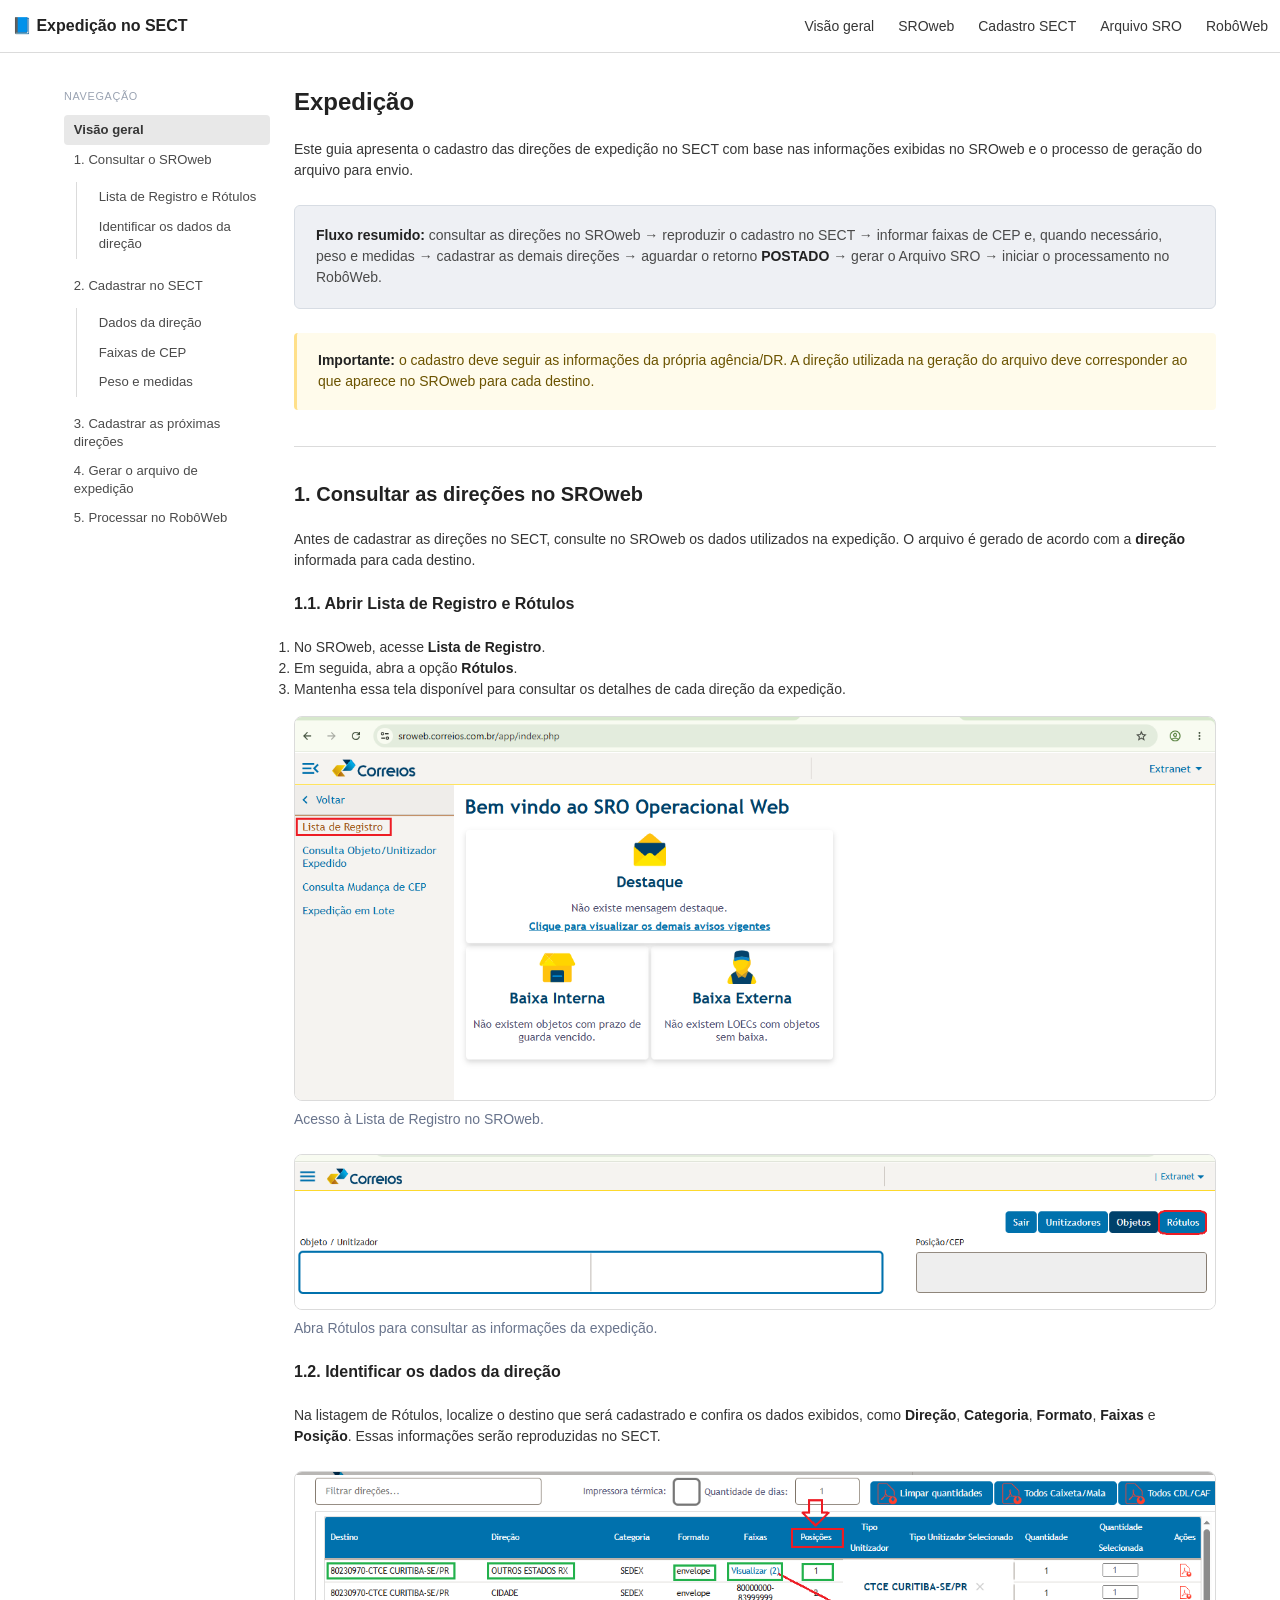
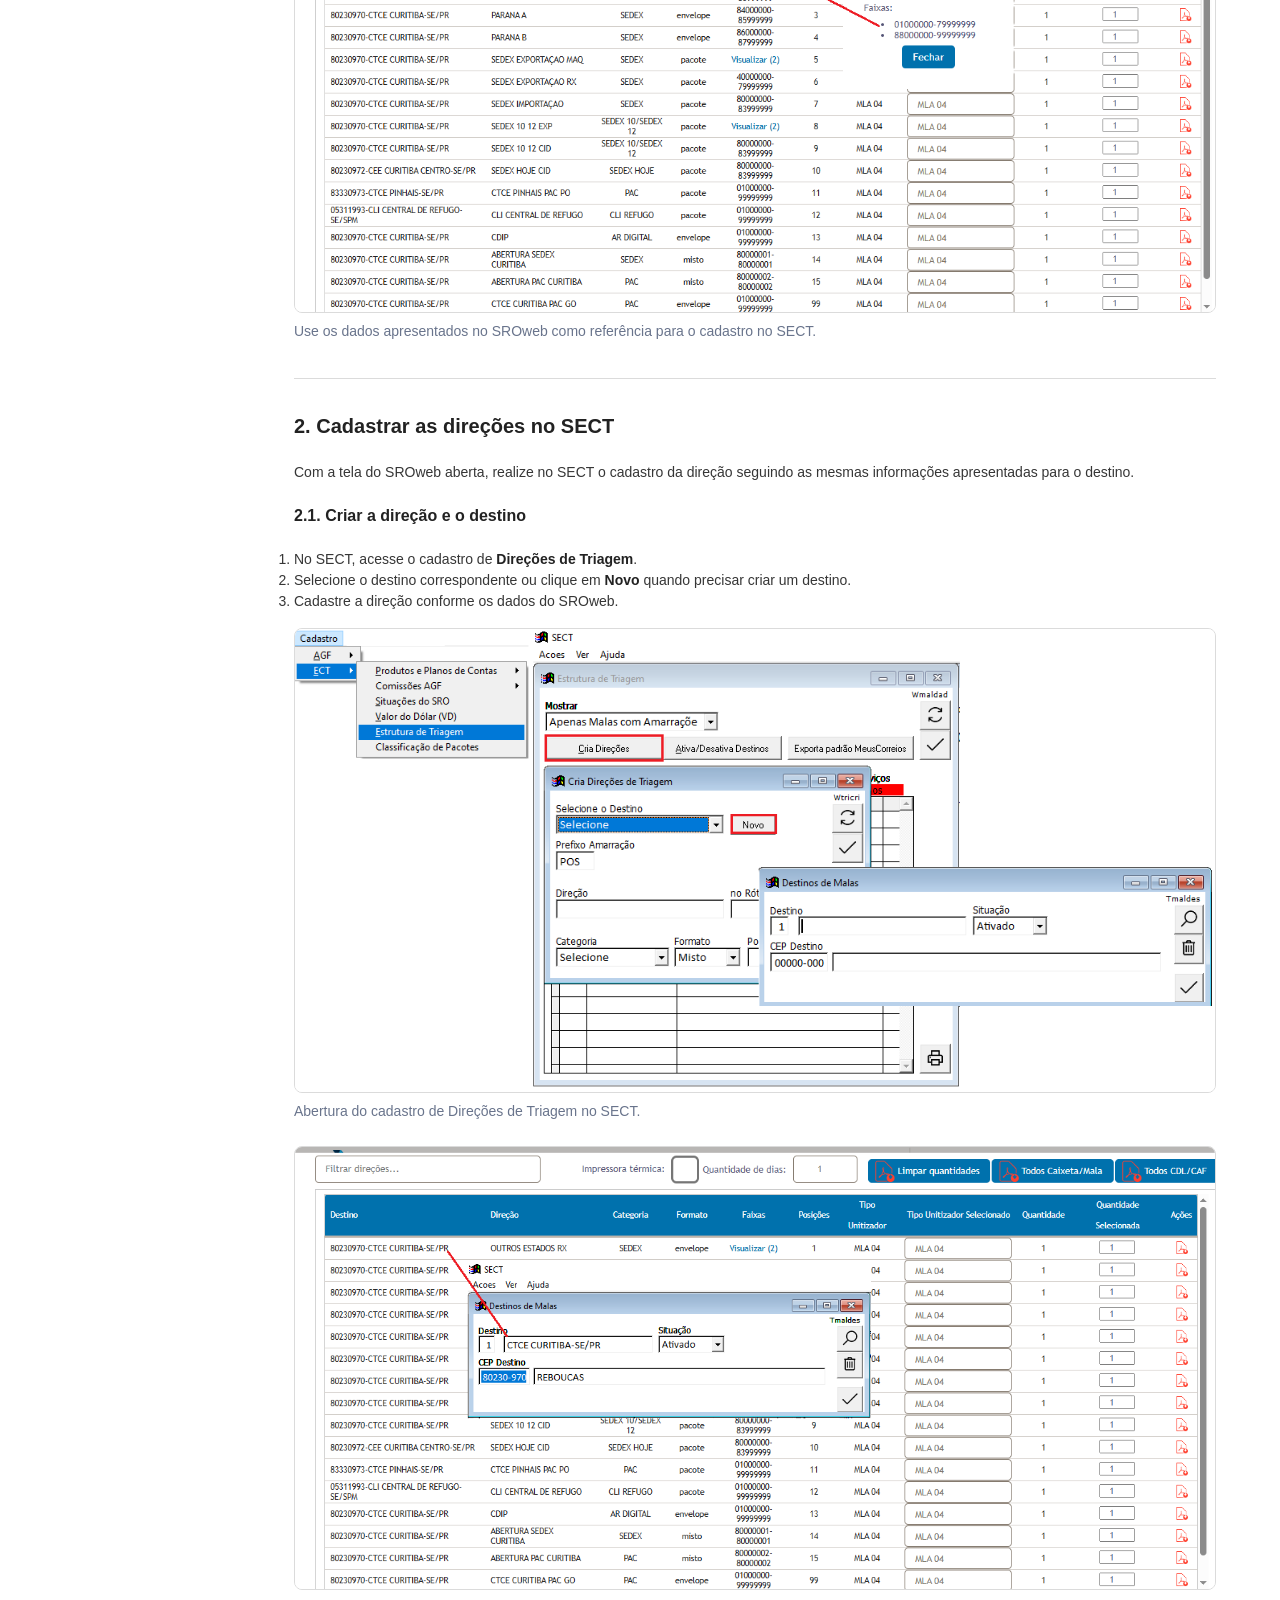
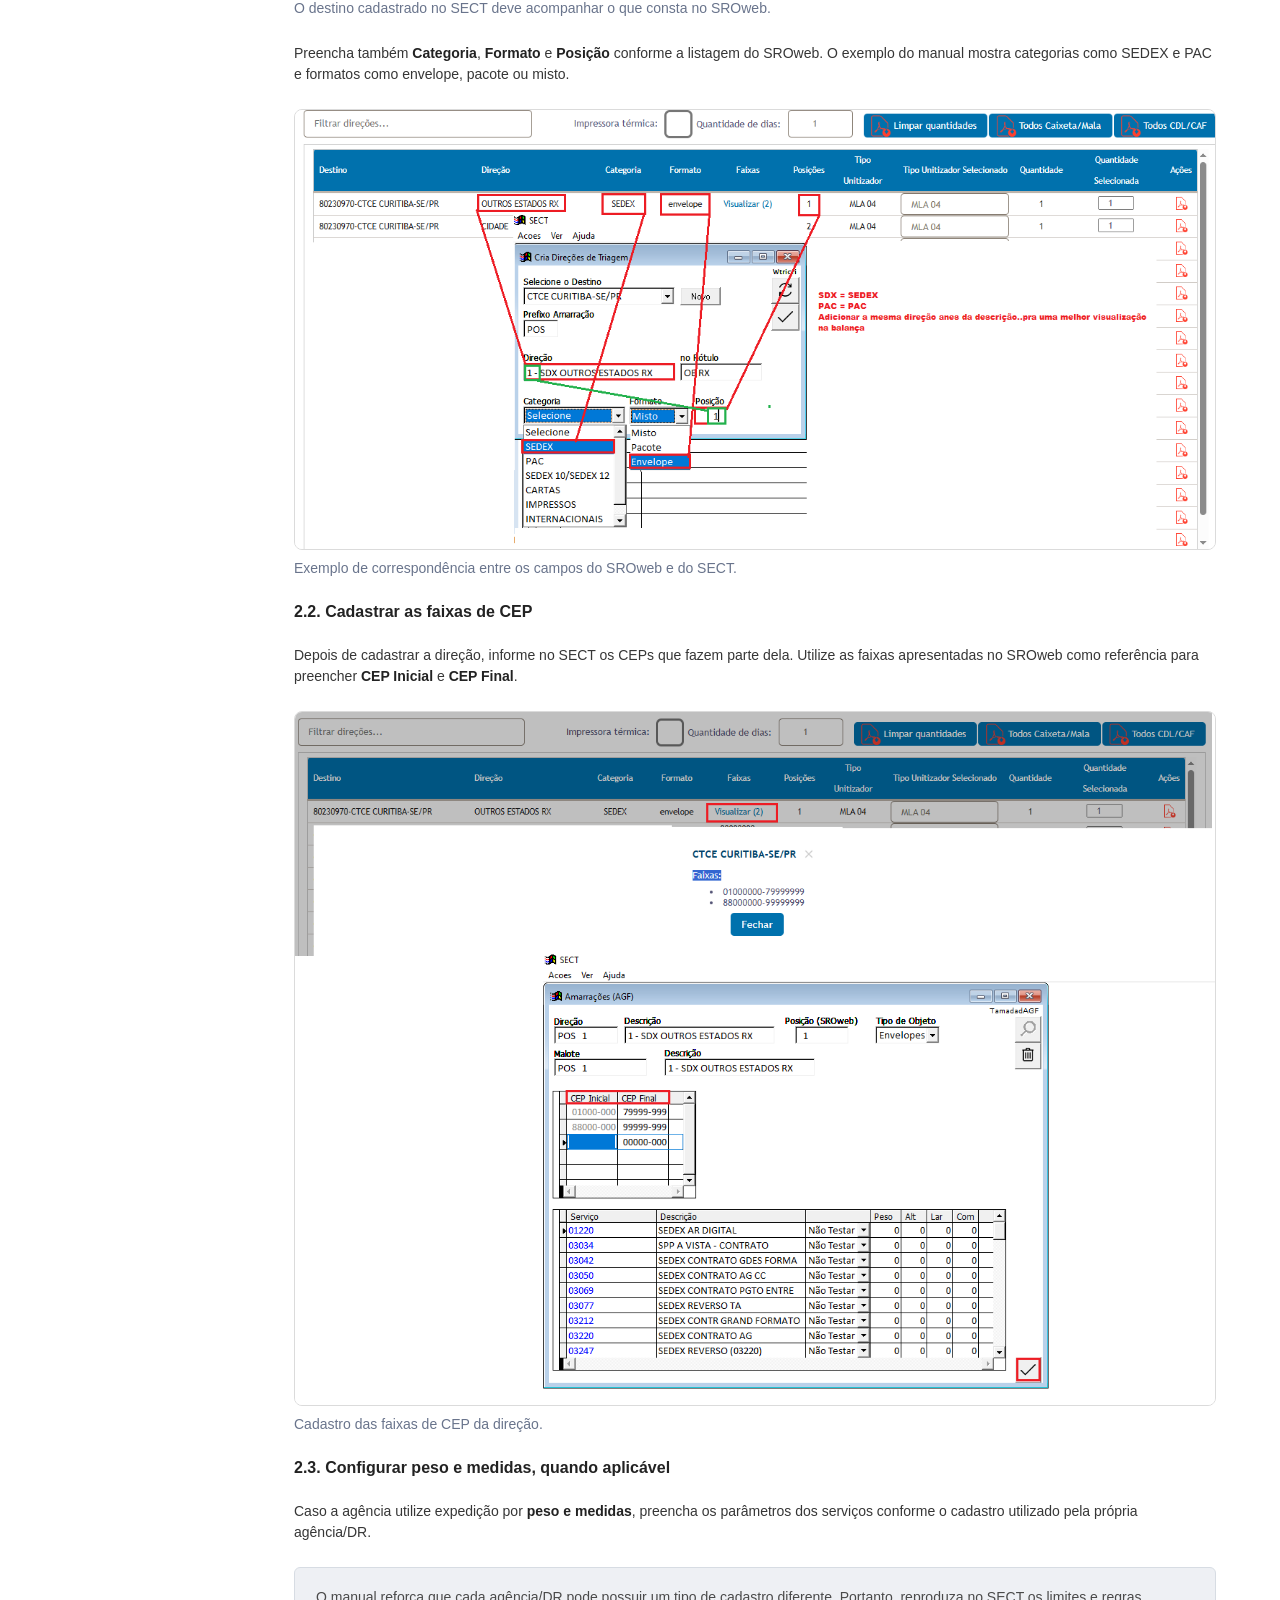
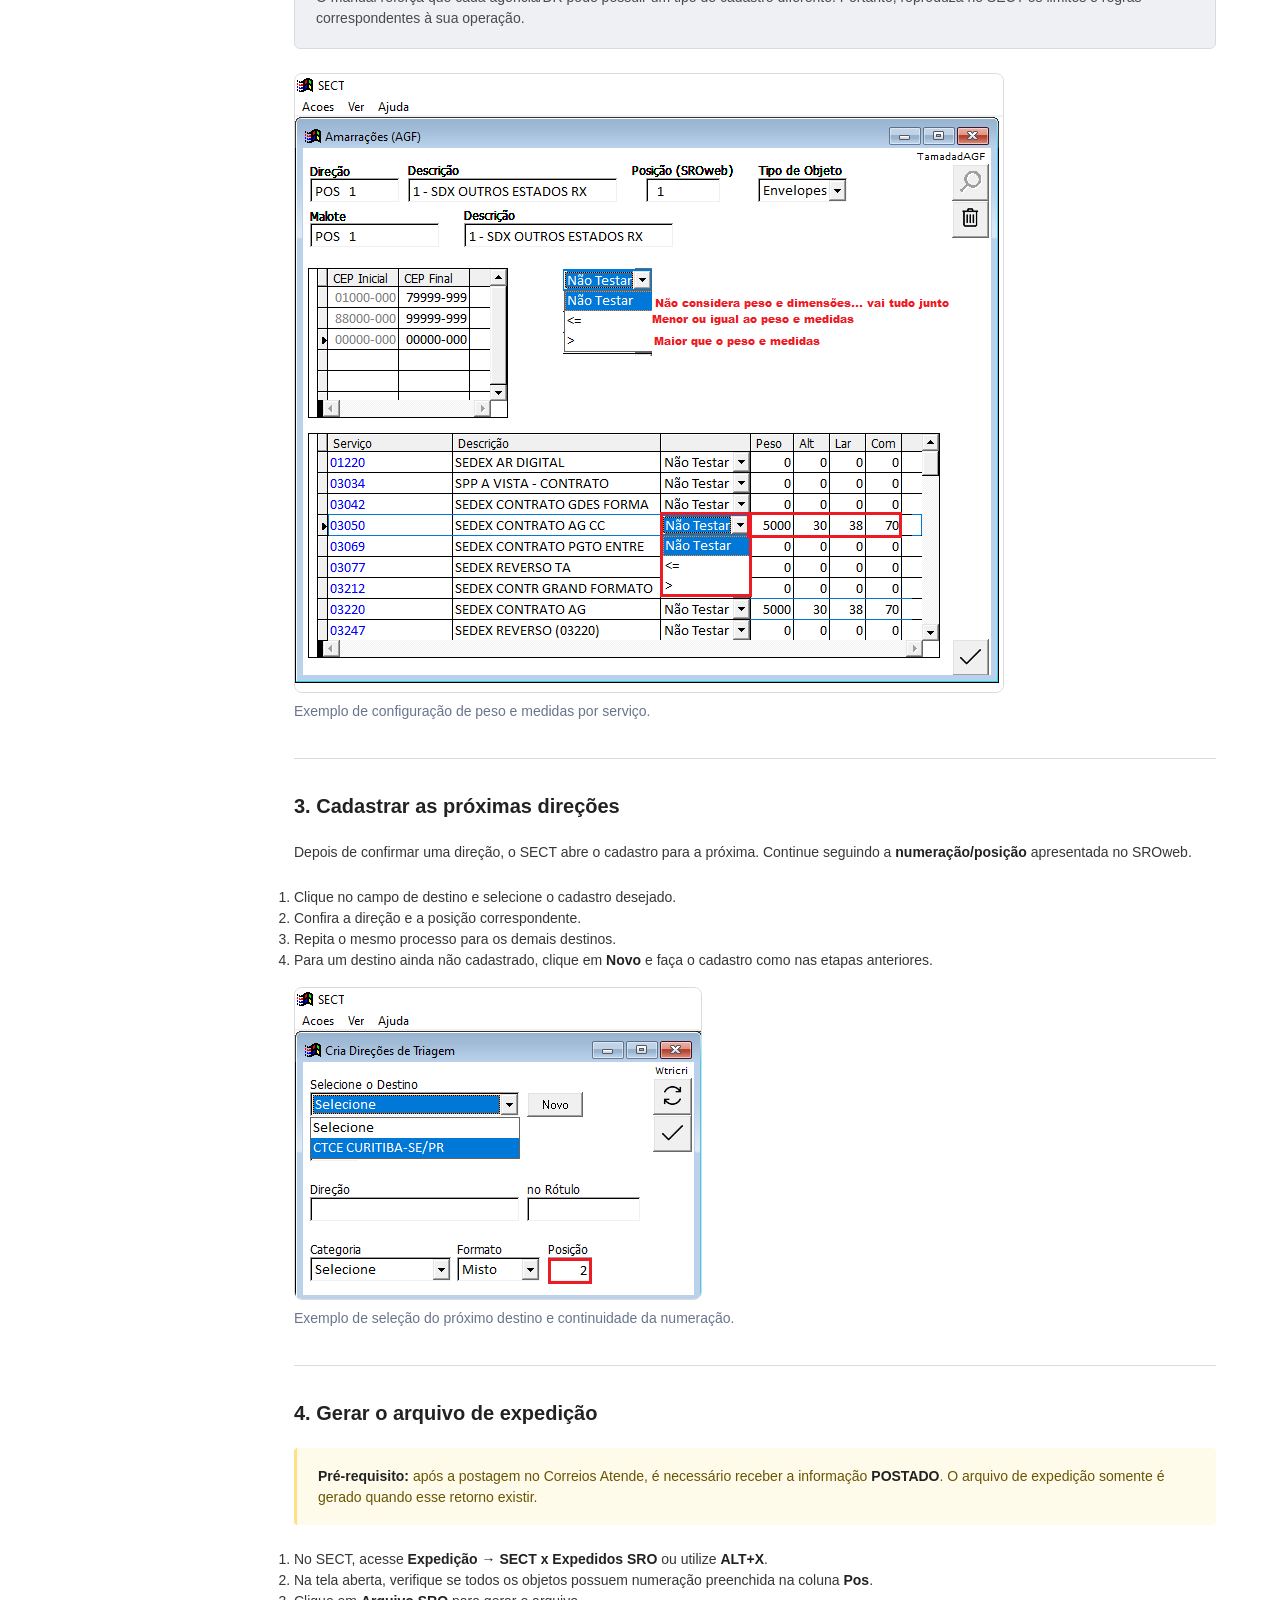
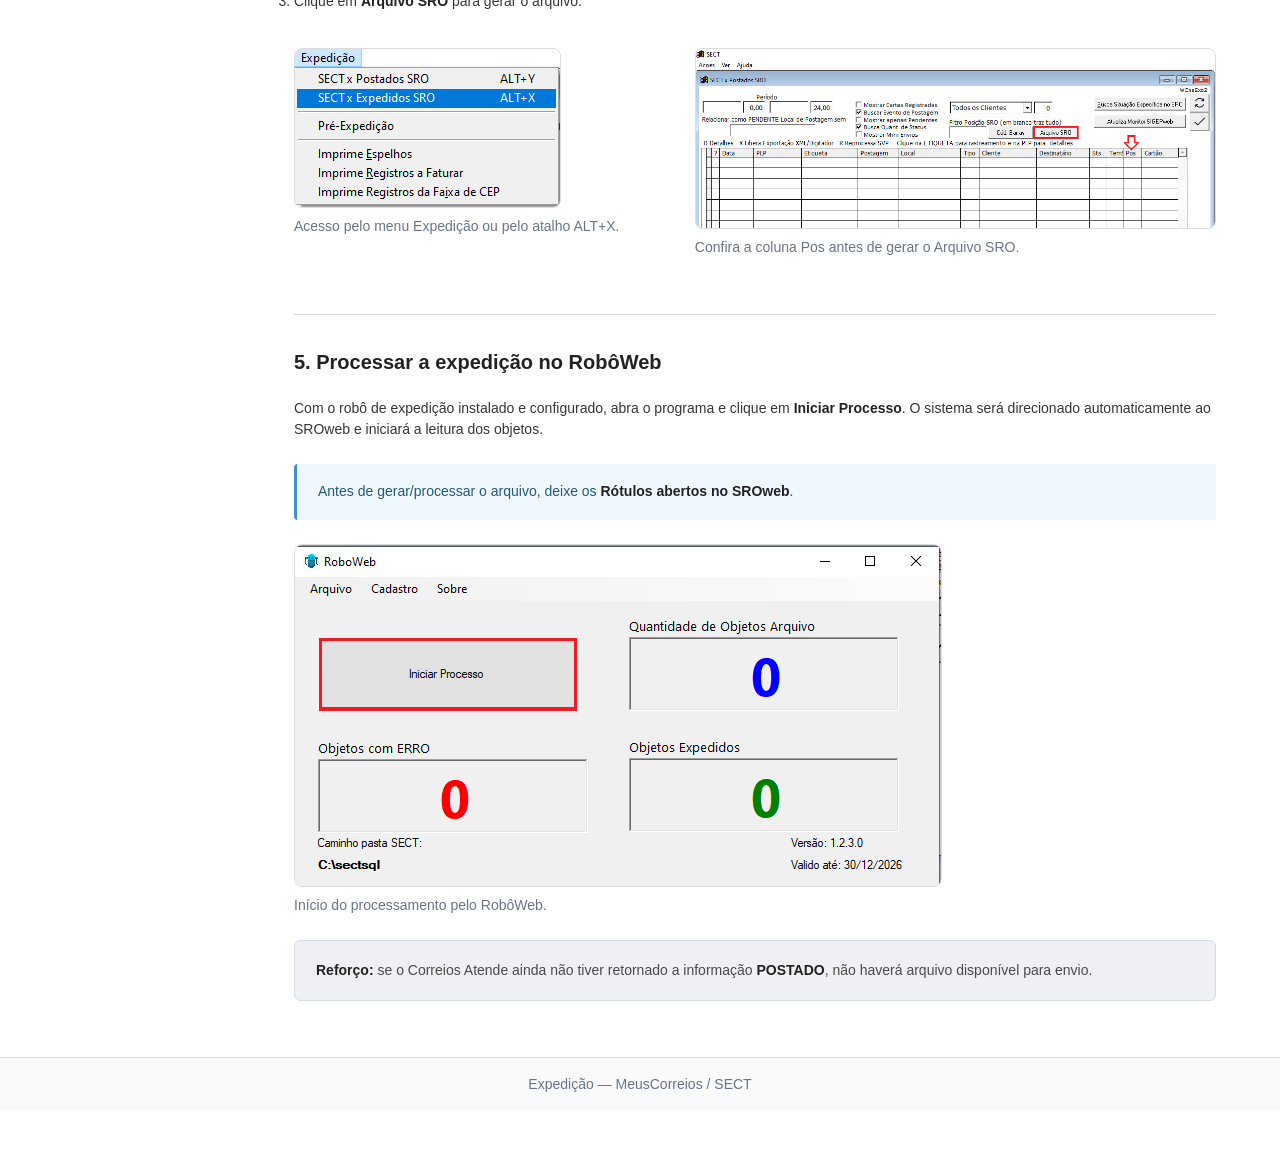
<file: ExpSect/index.html>
<!DOCTYPE html>
<html lang="pt-BR" data-theme="light">
<head>
    <meta charset="UTF-8" />
    <meta name="viewport" content="width=device-width, initial-scale=1.0" />
    <meta name="description" content="Guia de configuração e geração da expedição no SECT com base nas direções do SROweb, incluindo faixas de CEP, peso e medidas, arquivo SRO e RobôWeb." />
    <title>Configurar Expedição no SECT</title>
    <link rel="stylesheet" href="assets/css/bulma.min.css" />
    <link rel="stylesheet" href="assets/css/manual-padrao.css" />
</head>
<body>
    <nav class="navbar is-white is-fixed-top manual-navbar" role="navigation" aria-label="Navegação principal">
        <div class="navbar-brand">
            <span class="navbar-item has-text-weight-semibold is-size-6">📘 Expedição no SECT</span>
        </div>
        <div class="navbar-menu is-active">
            <div class="navbar-end is-hidden-mobile">
                <a class="navbar-item is-size-7" href="#visao-geral">Visão geral</a>
                <a class="navbar-item is-size-7" href="#consultar-sroweb">SROweb</a>
                <a class="navbar-item is-size-7" href="#cadastrar-sect">Cadastro SECT</a>
                <a class="navbar-item is-size-7" href="#gerar-arquivo">Arquivo SRO</a>
                <a class="navbar-item is-size-7" href="#roboweb">RobôWeb</a>
            </div>
        </div>
    </nav>

    <div class="manual-page-offset">
        <section class="section">
            <div class="container">
                <div class="columns manual-layout">
                    <div class="column is-narrow is-hidden-mobile manual-sidebar-column">
                        <aside class="menu manual-sidebar">
                            <p class="menu-label">Navegação</p>
                            <ul class="menu-list">
                                <li><a href="#visao-geral">Visão geral</a></li>
                                <li>
                                    <a href="#consultar-sroweb">1. Consultar o SROweb</a>
                                    <ul>
                                        <li><a href="#abrir-rotulos">Lista de Registro e Rótulos</a></li>
                                        <li><a href="#identificar-direcao">Identificar os dados da direção</a></li>
                                    </ul>
                                </li>
                                <li>
                                    <a href="#cadastrar-sect">2. Cadastrar no SECT</a>
                                    <ul>
                                        <li><a href="#dados-direcao">Dados da direção</a></li>
                                        <li><a href="#faixas-cep">Faixas de CEP</a></li>
                                        <li><a href="#peso-medidas">Peso e medidas</a></li>
                                    </ul>
                                </li>
                                <li><a href="#proximas-direcoes">3. Cadastrar as próximas direções</a></li>
                                <li><a href="#gerar-arquivo">4. Gerar o arquivo de expedição</a></li>
                                <li><a href="#roboweb">5. Processar no RobôWeb</a></li>
                            </ul>
                        </aside>
                    </div>

                    <main class="column manual-content-column">
                        <section id="visao-geral" class="section-anchor mb-5">
                            <h1 class="title is-4">Expedição</h1>
                            <p class="block is-size-7">
                                Este guia apresenta o cadastro das direções de expedição no SECT com base nas informações exibidas no SROweb e o processo de geração do arquivo para envio.
                            </p>

                            <div class="notification is-light manual-highlight is-size-7">
                                <strong>Fluxo resumido:</strong> consultar as direções no SROweb → reproduzir o cadastro no SECT → informar faixas de CEP e, quando necessário, peso e medidas → cadastrar as demais direções → aguardar o retorno <strong>POSTADO</strong> → gerar o Arquivo SRO → iniciar o processamento no RobôWeb.
                            </div>

                            <article class="message is-warning is-size-7">
                                <div class="message-body">
                                    <strong>Importante:</strong> o cadastro deve seguir as informações da própria agência/DR. A direção utilizada na geração do arquivo deve corresponder ao que aparece no SROweb para cada destino.
                                </div>
                            </article>
                        </section>

                        <hr />

                        <section id="consultar-sroweb" class="section-anchor mb-5">
                            <h2 class="title is-5">1. Consultar as direções no SROweb</h2>
                            <p class="block is-size-7">
                                Antes de cadastrar as direções no SECT, consulte no SROweb os dados utilizados na expedição. O arquivo é gerado de acordo com a <strong>direção</strong> informada para cada destino.
                            </p>

                            <section id="abrir-rotulos" class="section-anchor mb-5">
                                <h3 class="title is-6">1.1. Abrir Lista de Registro e Rótulos</h3>
                                <ol class="is-size-7">
                                    <li>No SROweb, acesse <strong>Lista de Registro</strong>.</li>
                                    <li>Em seguida, abra a opção <strong>Rótulos</strong>.</li>
                                    <li>Mantenha essa tela disponível para consultar os detalhes de cada direção da expedição.</li>
                                </ol>

                                <figure class="mt-4 mb-5">
                                    <img class="manual-image" src="assets/img/01-sroweb-lista-registro.png" alt="Tela inicial do SROweb com a opção Lista de Registro destacada" loading="lazy" />
                                    <figcaption class="has-text-grey is-size-7 mt-2">Acesso à Lista de Registro no SROweb.</figcaption>
                                </figure>

                                <figure>
                                    <img class="manual-image" src="assets/img/02-sroweb-rotulos.png" alt="Tela de Lista de Registro do SROweb com a opção Rótulos destacada" loading="lazy" />
                                    <figcaption class="has-text-grey is-size-7 mt-2">Abra Rótulos para consultar as informações da expedição.</figcaption>
                                </figure>
                            </section>

                            <section id="identificar-direcao" class="section-anchor mb-5">
                                <h3 class="title is-6">1.2. Identificar os dados da direção</h3>
                                <p class="block is-size-7">
                                    Na listagem de Rótulos, localize o destino que será cadastrado e confira os dados exibidos, como <strong>Direção</strong>, <strong>Categoria</strong>, <strong>Formato</strong>, <strong>Faixas</strong> e <strong>Posição</strong>. Essas informações serão reproduzidas no SECT.
                                </p>

                                <figure>
                                    <img class="manual-image" src="assets/img/03-sroweb-detalhes-expedicao.png" alt="Tabela de Rótulos do SROweb mostrando direção, categoria, formato, faixas e posição" loading="lazy" />
                                    <figcaption class="has-text-grey is-size-7 mt-2">Use os dados apresentados no SROweb como referência para o cadastro no SECT.</figcaption>
                                </figure>
                            </section>
                        </section>

                        <hr />

                        <section id="cadastrar-sect" class="section-anchor mb-5">
                            <h2 class="title is-5">2. Cadastrar as direções no SECT</h2>
                            <p class="block is-size-7">
                                Com a tela do SROweb aberta, realize no SECT o cadastro da direção seguindo as mesmas informações apresentadas para o destino.
                            </p>

                            <section id="dados-direcao" class="section-anchor mb-5">
                                <h3 class="title is-6">2.1. Criar a direção e o destino</h3>
                                <ol class="is-size-7">
                                    <li>No SECT, acesse o cadastro de <strong>Direções de Triagem</strong>.</li>
                                    <li>Selecione o destino correspondente ou clique em <strong>Novo</strong> quando precisar criar um destino.</li>
                                    <li>Cadastre a direção conforme os dados do SROweb.</li>
                                </ol>

                                <figure class="mt-4 mb-5">
                                    <img class="manual-image" src="assets/img/04-sect-criar-direcao.png" alt="SECT com o cadastro de Direções de Triagem e janela para cadastrar um destino" loading="lazy" />
                                    <figcaption class="has-text-grey is-size-7 mt-2">Abertura do cadastro de Direções de Triagem no SECT.</figcaption>
                                </figure>

                                <figure class="mb-5">
                                    <img class="manual-image" src="assets/img/05-sect-cadastrar-destino.png" alt="Comparação entre um destino do SROweb e o cadastro correspondente no SECT" loading="lazy" />
                                    <figcaption class="has-text-grey is-size-7 mt-2">O destino cadastrado no SECT deve acompanhar o que consta no SROweb.</figcaption>
                                </figure>

                                <p class="block is-size-7">
                                    Preencha também <strong>Categoria</strong>, <strong>Formato</strong> e <strong>Posição</strong> conforme a listagem do SROweb. O exemplo do manual mostra categorias como SEDEX e PAC e formatos como envelope, pacote ou misto.
                                </p>

                                <figure>
                                    <img class="manual-image" src="assets/img/06-sect-parametros-direcao.png" alt="Comparação entre os campos de direção, categoria, formato e posição no SROweb e no SECT" loading="lazy" />
                                    <figcaption class="has-text-grey is-size-7 mt-2">Exemplo de correspondência entre os campos do SROweb e do SECT.</figcaption>
                                </figure>
                            </section>

                            <section id="faixas-cep" class="section-anchor mb-5">
                                <h3 class="title is-6">2.2. Cadastrar as faixas de CEP</h3>
                                <p class="block is-size-7">
                                    Depois de cadastrar a direção, informe no SECT os CEPs que fazem parte dela. Utilize as faixas apresentadas no SROweb como referência para preencher <strong>CEP Inicial</strong> e <strong>CEP Final</strong>.
                                </p>

                                <figure>
                                    <img class="manual-image" src="assets/img/07-sect-faixas-cep.png" alt="SROweb mostrando faixas de CEP e SECT com os campos CEP Inicial e CEP Final preenchidos" loading="lazy" />
                                    <figcaption class="has-text-grey is-size-7 mt-2">Cadastro das faixas de CEP da direção.</figcaption>
                                </figure>
                            </section>

                            <section id="peso-medidas" class="section-anchor mb-5">
                                <h3 class="title is-6">2.3. Configurar peso e medidas, quando aplicável</h3>
                                <p class="block is-size-7">
                                    Caso a agência utilize expedição por <strong>peso e medidas</strong>, preencha os parâmetros dos serviços conforme o cadastro utilizado pela própria agência/DR.
                                </p>

                                <div class="notification is-light manual-highlight is-size-7">
                                    O manual reforça que cada agência/DR pode possuir um tipo de cadastro diferente. Portanto, reproduza no SECT os limites e regras correspondentes à sua operação.
                                </div>

                                <figure>
                                    <img class="manual-image" src="assets/img/08-sect-peso-medidas.png" alt="Tela do SECT com configuração de serviços e limites de peso, altura, largura e comprimento" loading="lazy" />
                                    <figcaption class="has-text-grey is-size-7 mt-2">Exemplo de configuração de peso e medidas por serviço.</figcaption>
                                </figure>
                            </section>
                        </section>

                        <hr />

                        <section id="proximas-direcoes" class="section-anchor mb-5">
                            <h2 class="title is-5">3. Cadastrar as próximas direções</h2>
                            <p class="block is-size-7">
                                Depois de confirmar uma direção, o SECT abre o cadastro para a próxima. Continue seguindo a <strong>numeração/posição</strong> apresentada no SROweb.
                            </p>
                            <ol class="is-size-7">
                                <li>Clique no campo de destino e selecione o cadastro desejado.</li>
                                <li>Confira a direção e a posição correspondente.</li>
                                <li>Repita o mesmo processo para os demais destinos.</li>
                                <li>Para um destino ainda não cadastrado, clique em <strong>Novo</strong> e faça o cadastro como nas etapas anteriores.</li>
                            </ol>

                            <figure class="mt-4">
                                <img class="manual-image" src="assets/img/09-sect-proxima-direcao.png" alt="Janela Criar Direções de Triagem com seleção do próximo destino e posição" loading="lazy" />
                                <figcaption class="has-text-grey is-size-7 mt-2">Exemplo de seleção do próximo destino e continuidade da numeração.</figcaption>
                            </figure>
                        </section>

                        <hr />

                        <section id="gerar-arquivo" class="section-anchor mb-5">
                            <h2 class="title is-5">4. Gerar o arquivo de expedição</h2>

                            <article class="message is-warning is-size-7">
                                <div class="message-body">
                                    <strong>Pré-requisito:</strong> após a postagem no Correios Atende, é necessário receber a informação <strong>POSTADO</strong>. O arquivo de expedição somente é gerado quando esse retorno existir.
                                </div>
                            </article>

                            <ol class="is-size-7">
                                <li>No SECT, acesse <strong>Expedição → SECT x Expedidos SRO</strong> ou utilize <strong>ALT+X</strong>.</li>
                                <li>Na tela aberta, verifique se todos os objetos possuem numeração preenchida na coluna <strong>Pos</strong>.</li>
                                <li>Clique em <strong>Arquivo SRO</strong> para gerar o arquivo.</li>
                            </ol>

                            <div class="columns is-variable is-5 mt-4 mb-5">
                                <div class="column is-5">
                                    <figure>
                                        <img class="manual-image" src="assets/img/10-menu-expedicao-altx.png" alt="Menu Expedição do SECT com a opção SECT x Expedidos SRO e atalho ALT+X" loading="lazy" />
                                        <figcaption class="has-text-grey is-size-7 mt-2">Acesso pelo menu Expedição ou pelo atalho ALT+X.</figcaption>
                                    </figure>
                                </div>
                                <div class="column is-7">
                                    <figure>
                                        <img class="manual-image" src="assets/img/11-sect-arquivo-sro.png" alt="Tela SECT x Postados SRO com a coluna Pos e o botão Arquivo SRO destacados" loading="lazy" />
                                        <figcaption class="has-text-grey is-size-7 mt-2">Confira a coluna Pos antes de gerar o Arquivo SRO.</figcaption>
                                    </figure>
                                </div>
                            </div>
                        </section>

                        <hr />

                        <section id="roboweb" class="section-anchor mb-5">
                            <h2 class="title is-5">5. Processar a expedição no RobôWeb</h2>
                            <p class="block is-size-7">
                                Com o robô de expedição instalado e configurado, abra o programa e clique em <strong>Iniciar Processo</strong>. O sistema será direcionado automaticamente ao SROweb e iniciará a leitura dos objetos.
                            </p>

                            <article class="message is-info is-size-7">
                                <div class="message-body">
                                    Antes de gerar/processar o arquivo, deixe os <strong>Rótulos abertos no SROweb</strong>.
                                </div>
                            </article>

                            <figure class="mb-5">
                                <img class="manual-image" src="assets/img/12-roboweb-iniciar.png" alt="Tela do RobôWeb com o botão Iniciar Processo e contadores de objetos" loading="lazy" />
                                <figcaption class="has-text-grey is-size-7 mt-2">Início do processamento pelo RobôWeb.</figcaption>
                            </figure>

                            <div class="notification is-light manual-highlight is-size-7">
                                <strong>Reforço:</strong> se o Correios Atende ainda não tiver retornado a informação <strong>POSTADO</strong>, não haverá arquivo disponível para envio.
                            </div>
                        </section>
                    </main>
                </div>
            </div>
        </section>
    </div>

    <footer class="footer manual-footer">
        <div class="content has-text-centered is-size-7 has-text-grey">Expedição — MeusCorreios / SECT</div>
    </footer>

    <script>
        document.addEventListener("DOMContentLoaded", () => {
            const links = [...document.querySelectorAll(".manual-sidebar .menu-list a[href^='#']")];
            const sections = links.map((link) => document.querySelector(link.getAttribute("href"))).filter(Boolean);
            const setActive = (id) => links.forEach((link) => link.classList.toggle("is-active", link.getAttribute("href") === `#${id}`));
            const observer = new IntersectionObserver((entries) => {
                const visible = entries.filter((entry) => entry.isIntersecting).sort((a, b) => a.boundingClientRect.top - b.boundingClientRect.top);
                if (visible.length) setActive(visible[0].target.id);
            }, { rootMargin: "-20% 0px -70% 0px", threshold: 0 });
            sections.forEach((section) => observer.observe(section));
        });
    </script>
</body>
</html>
</file>
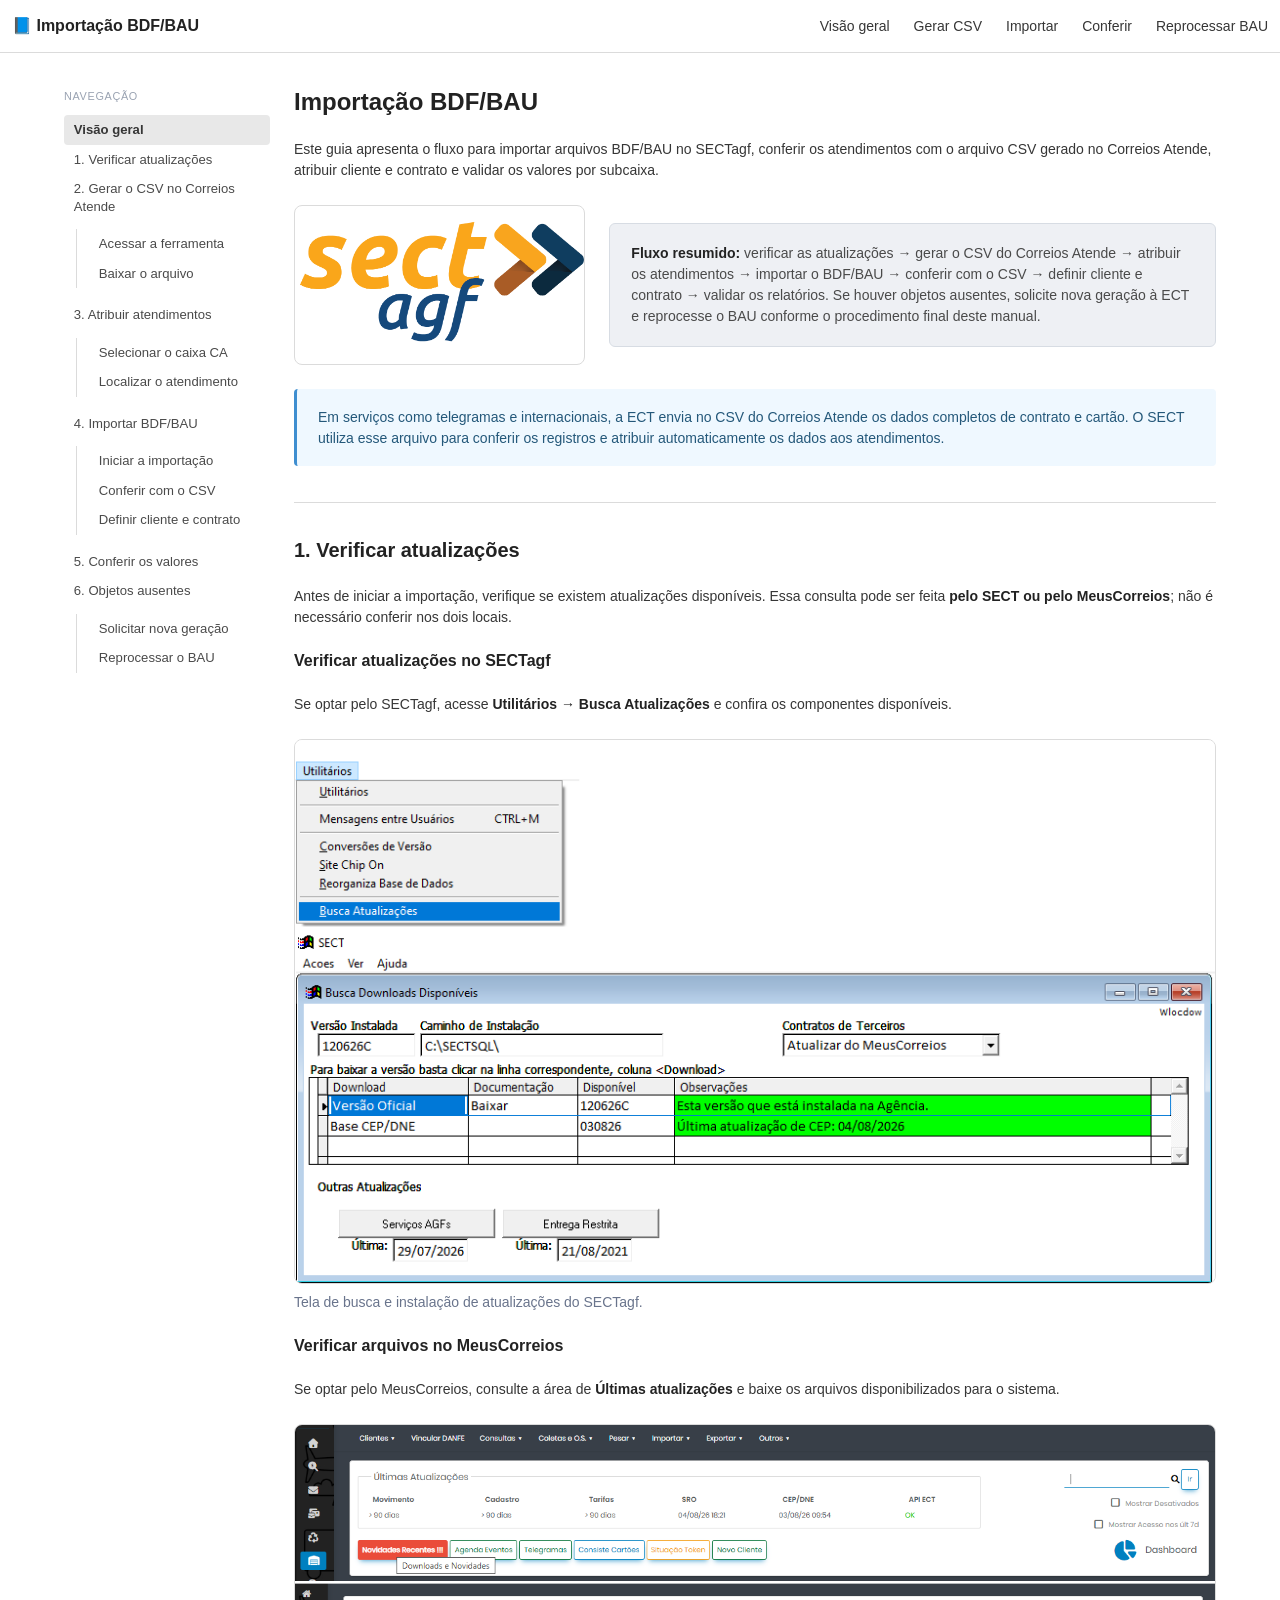
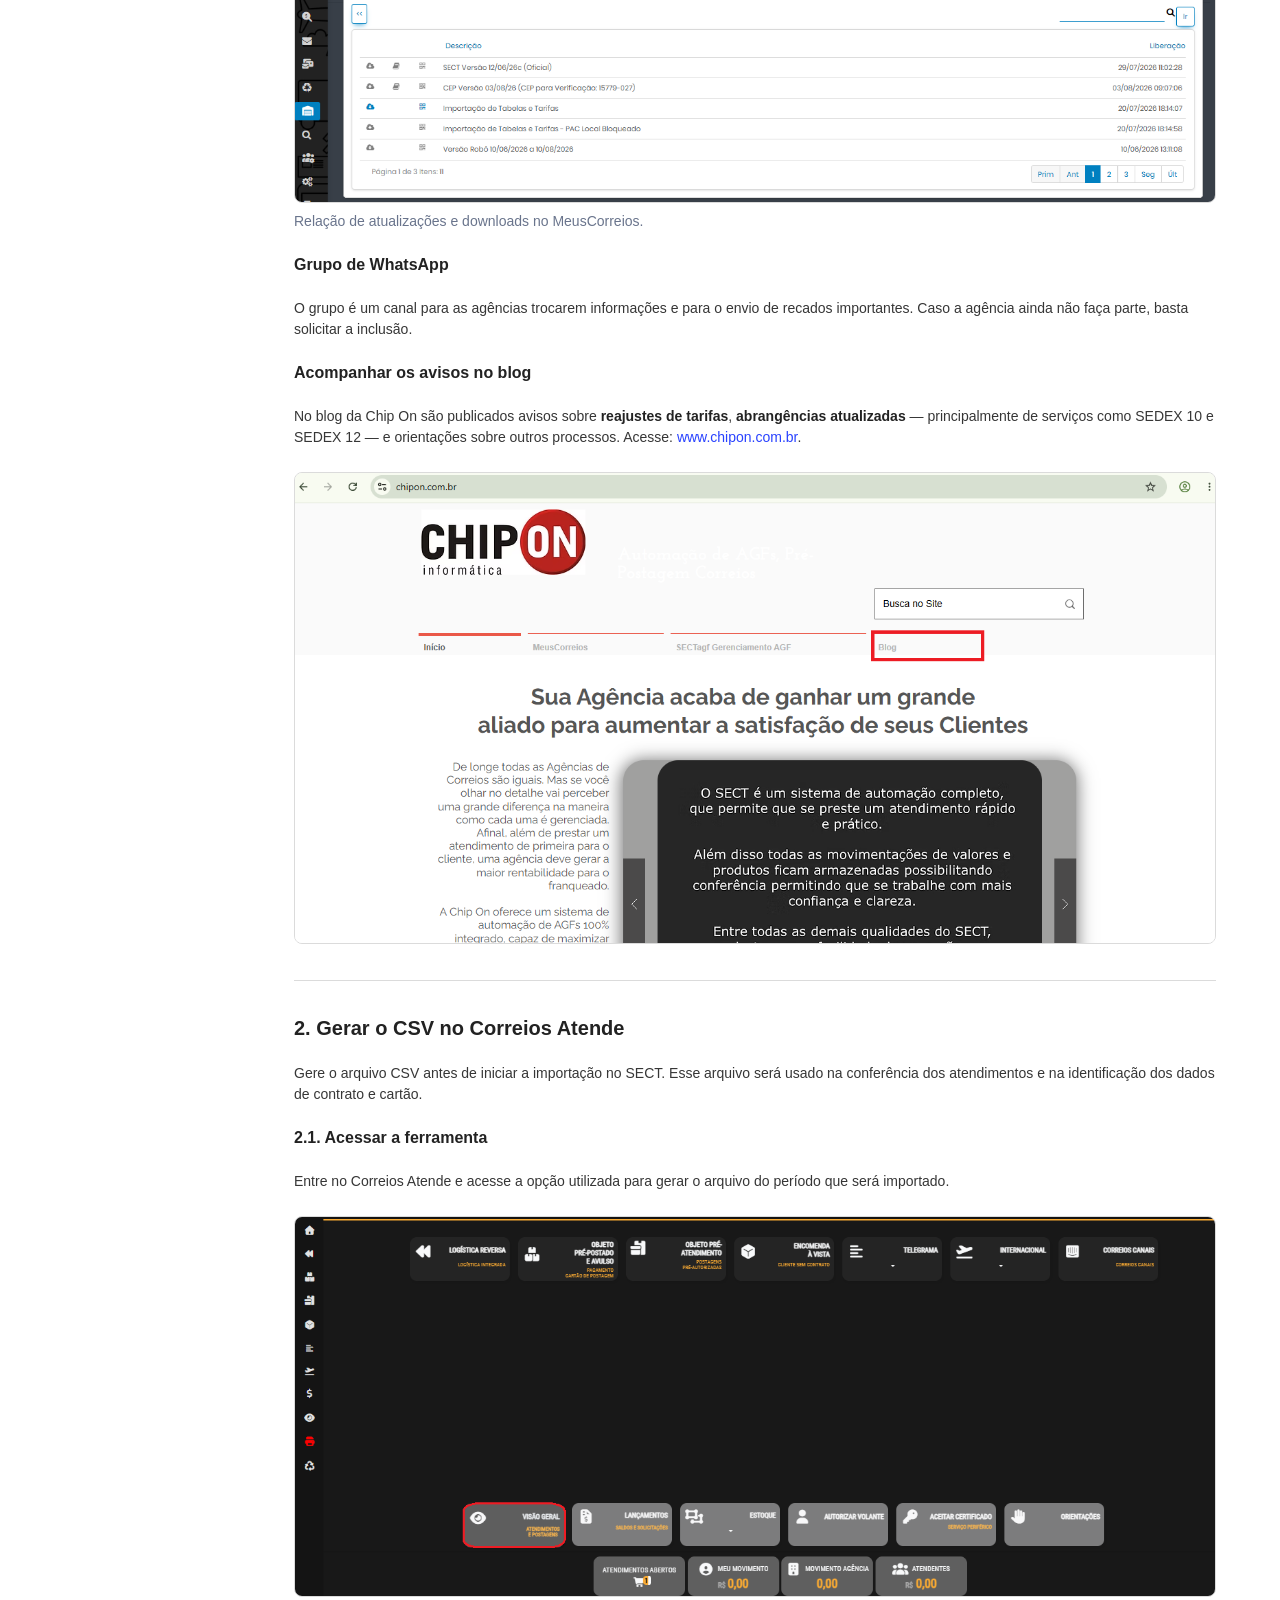
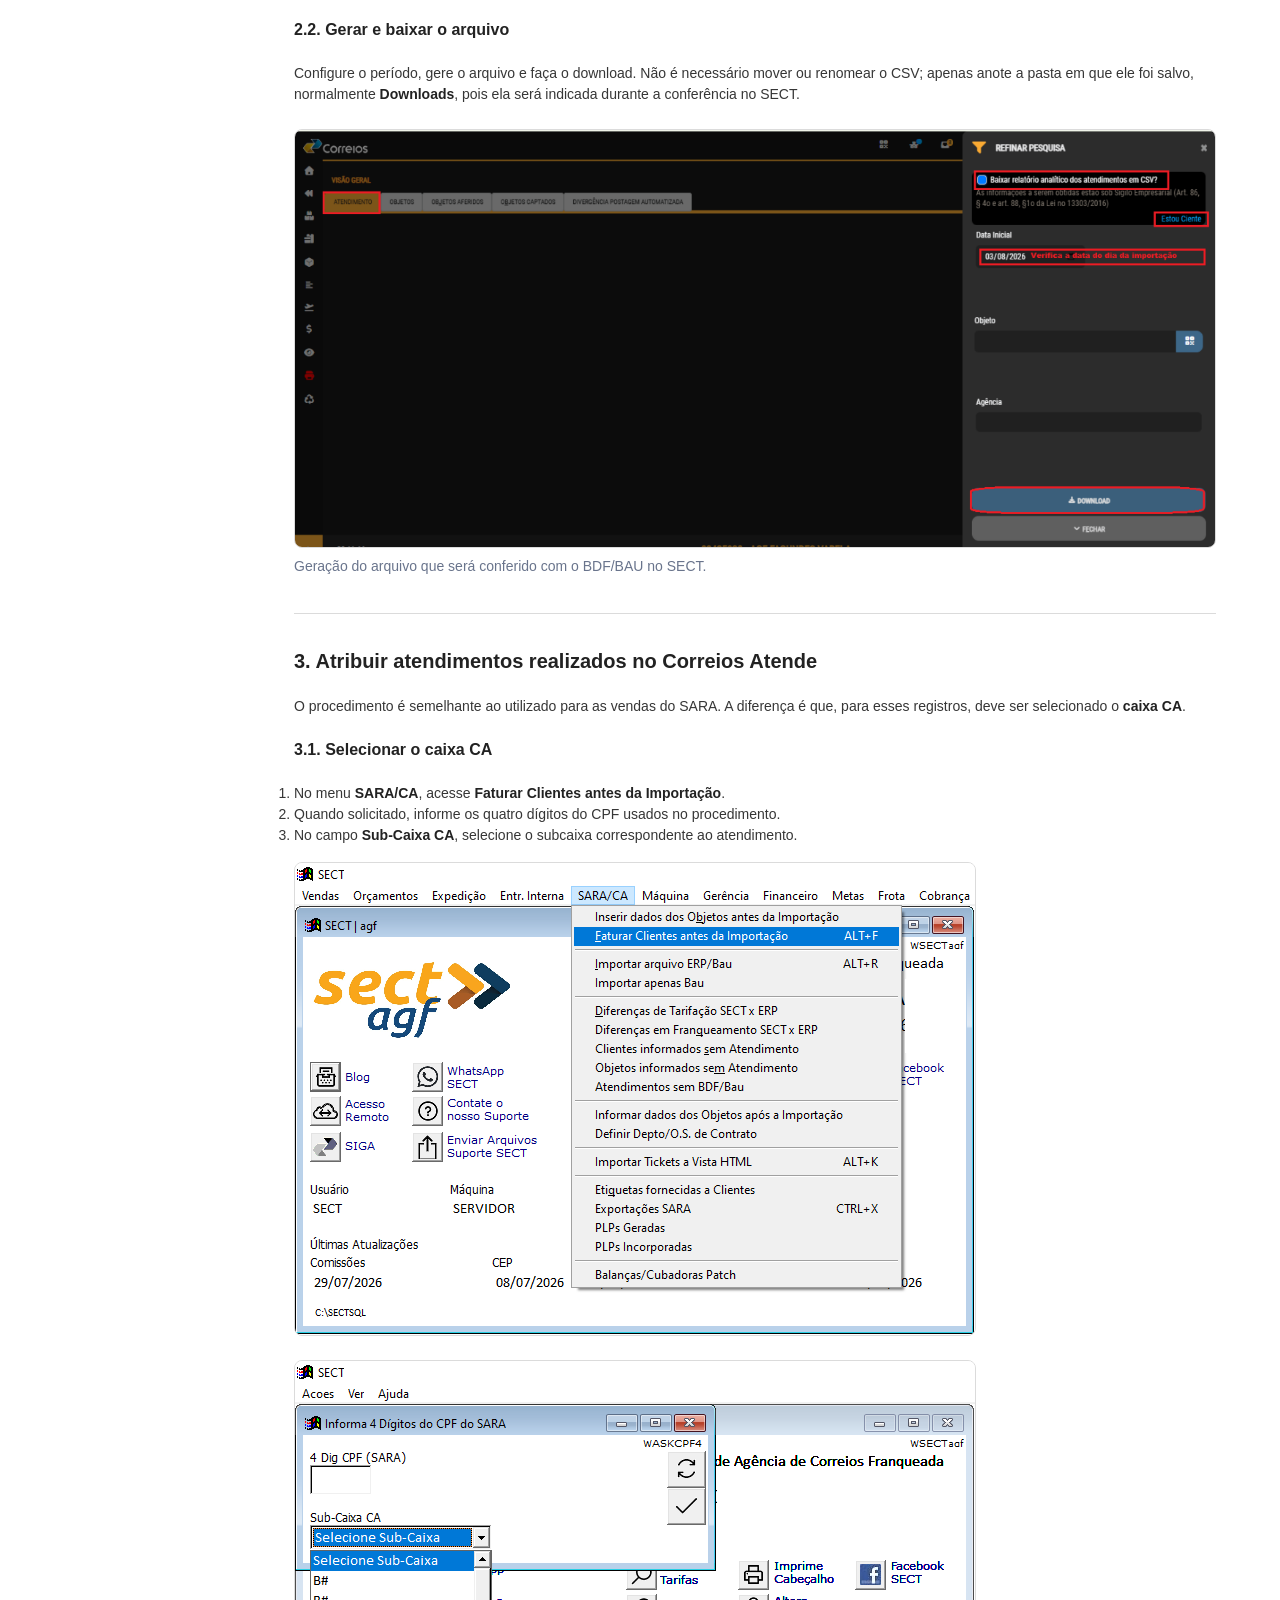
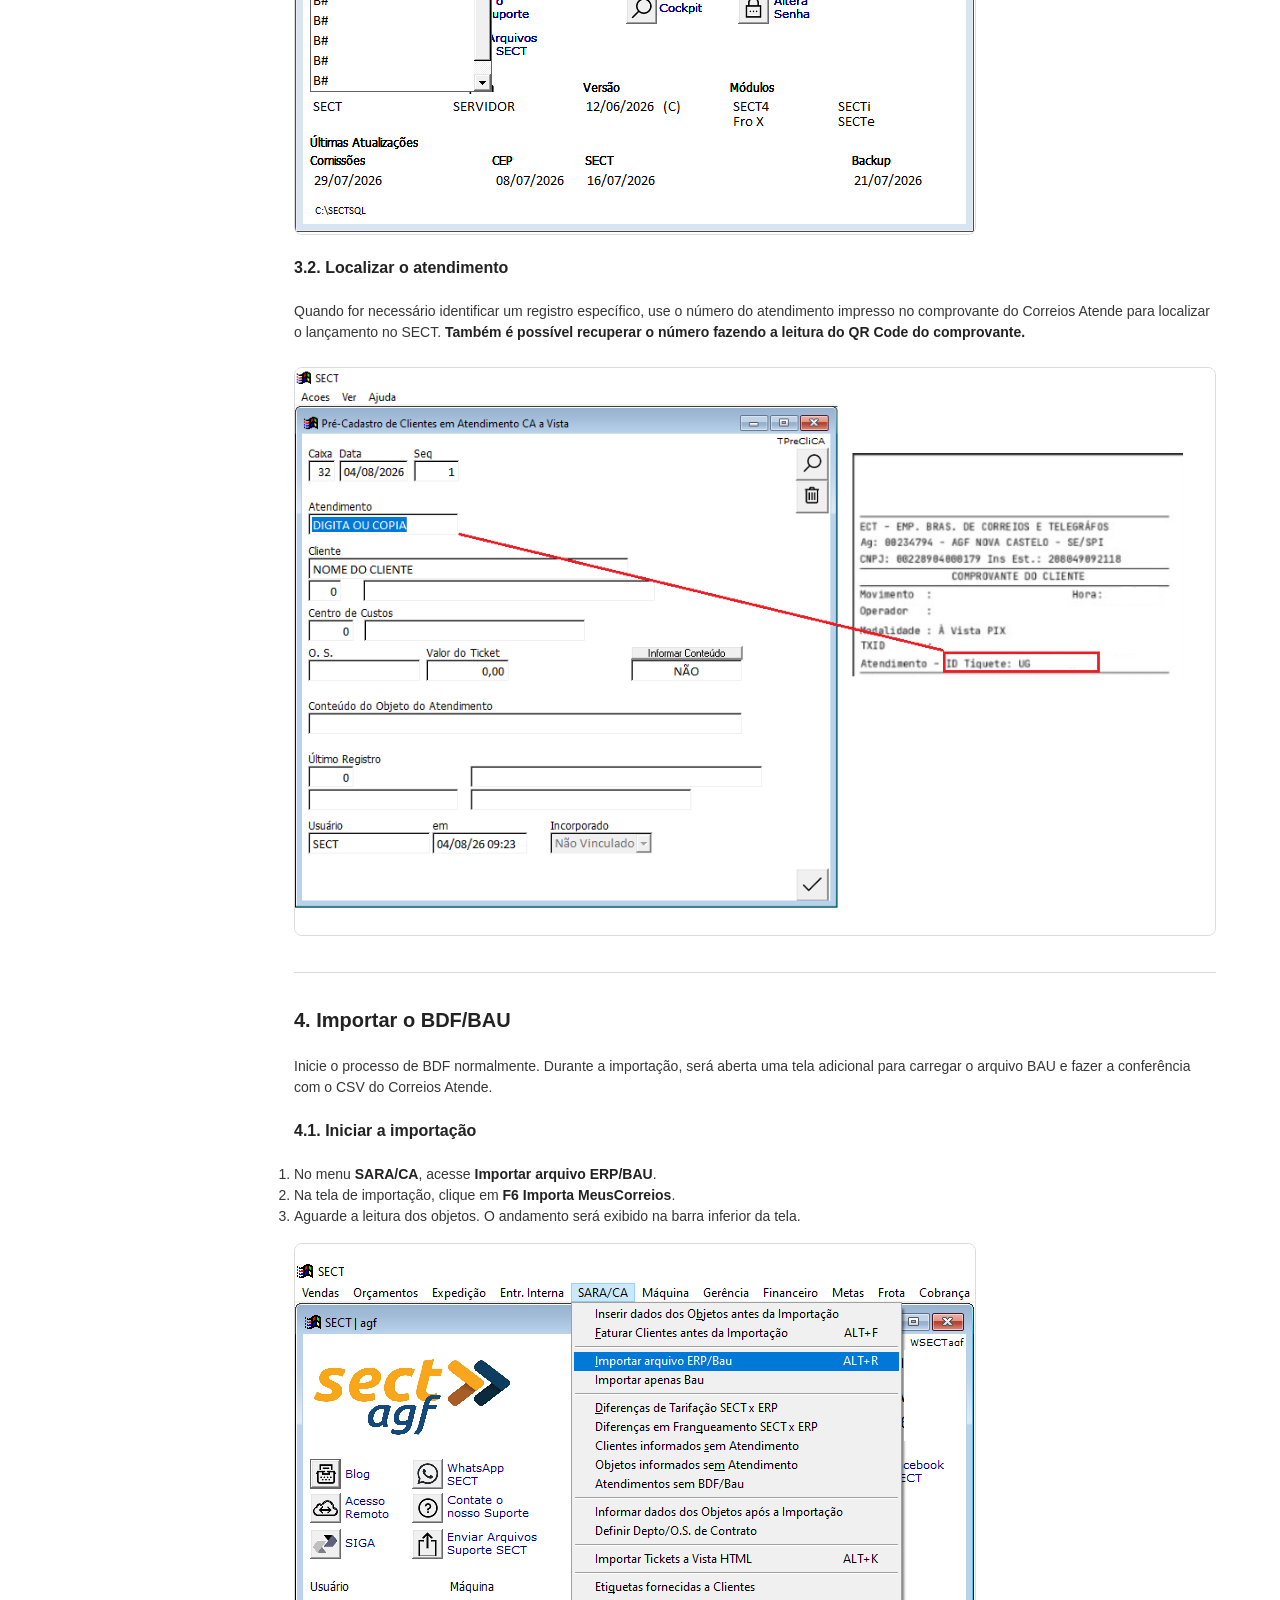
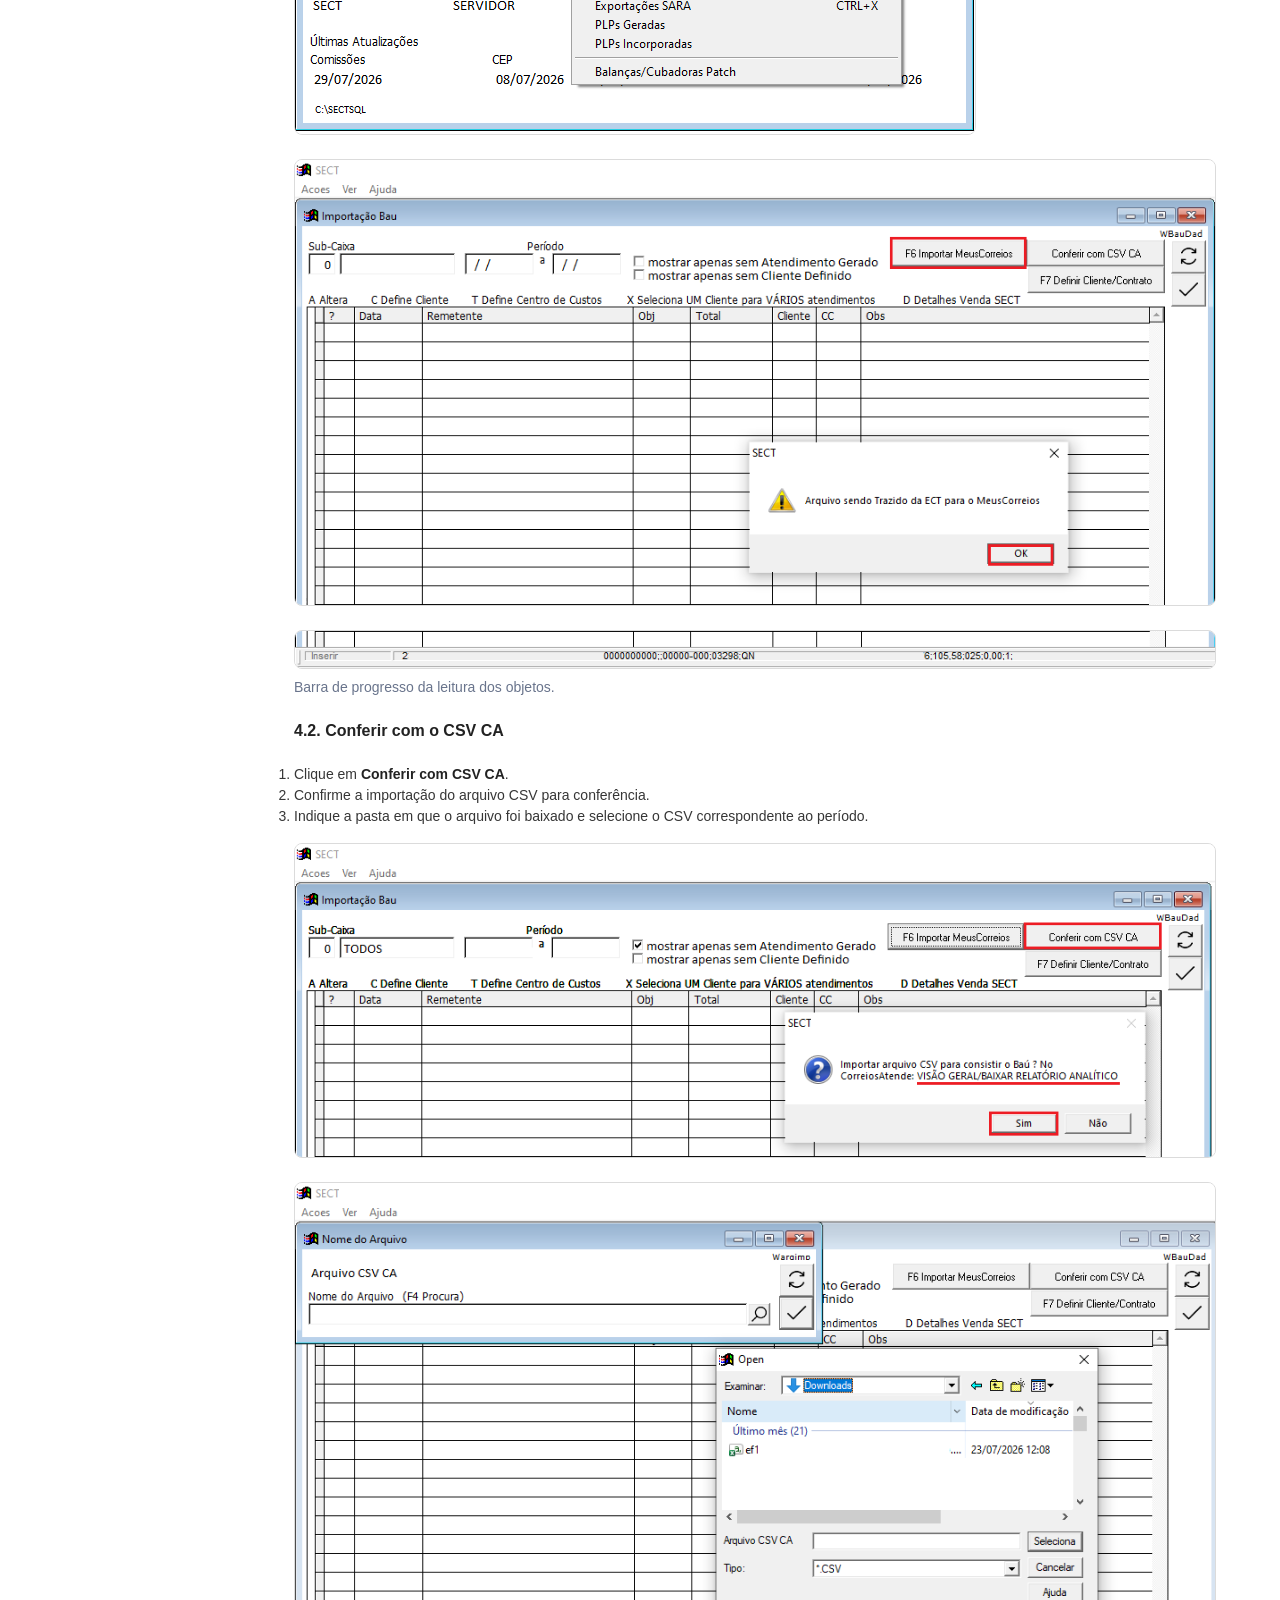
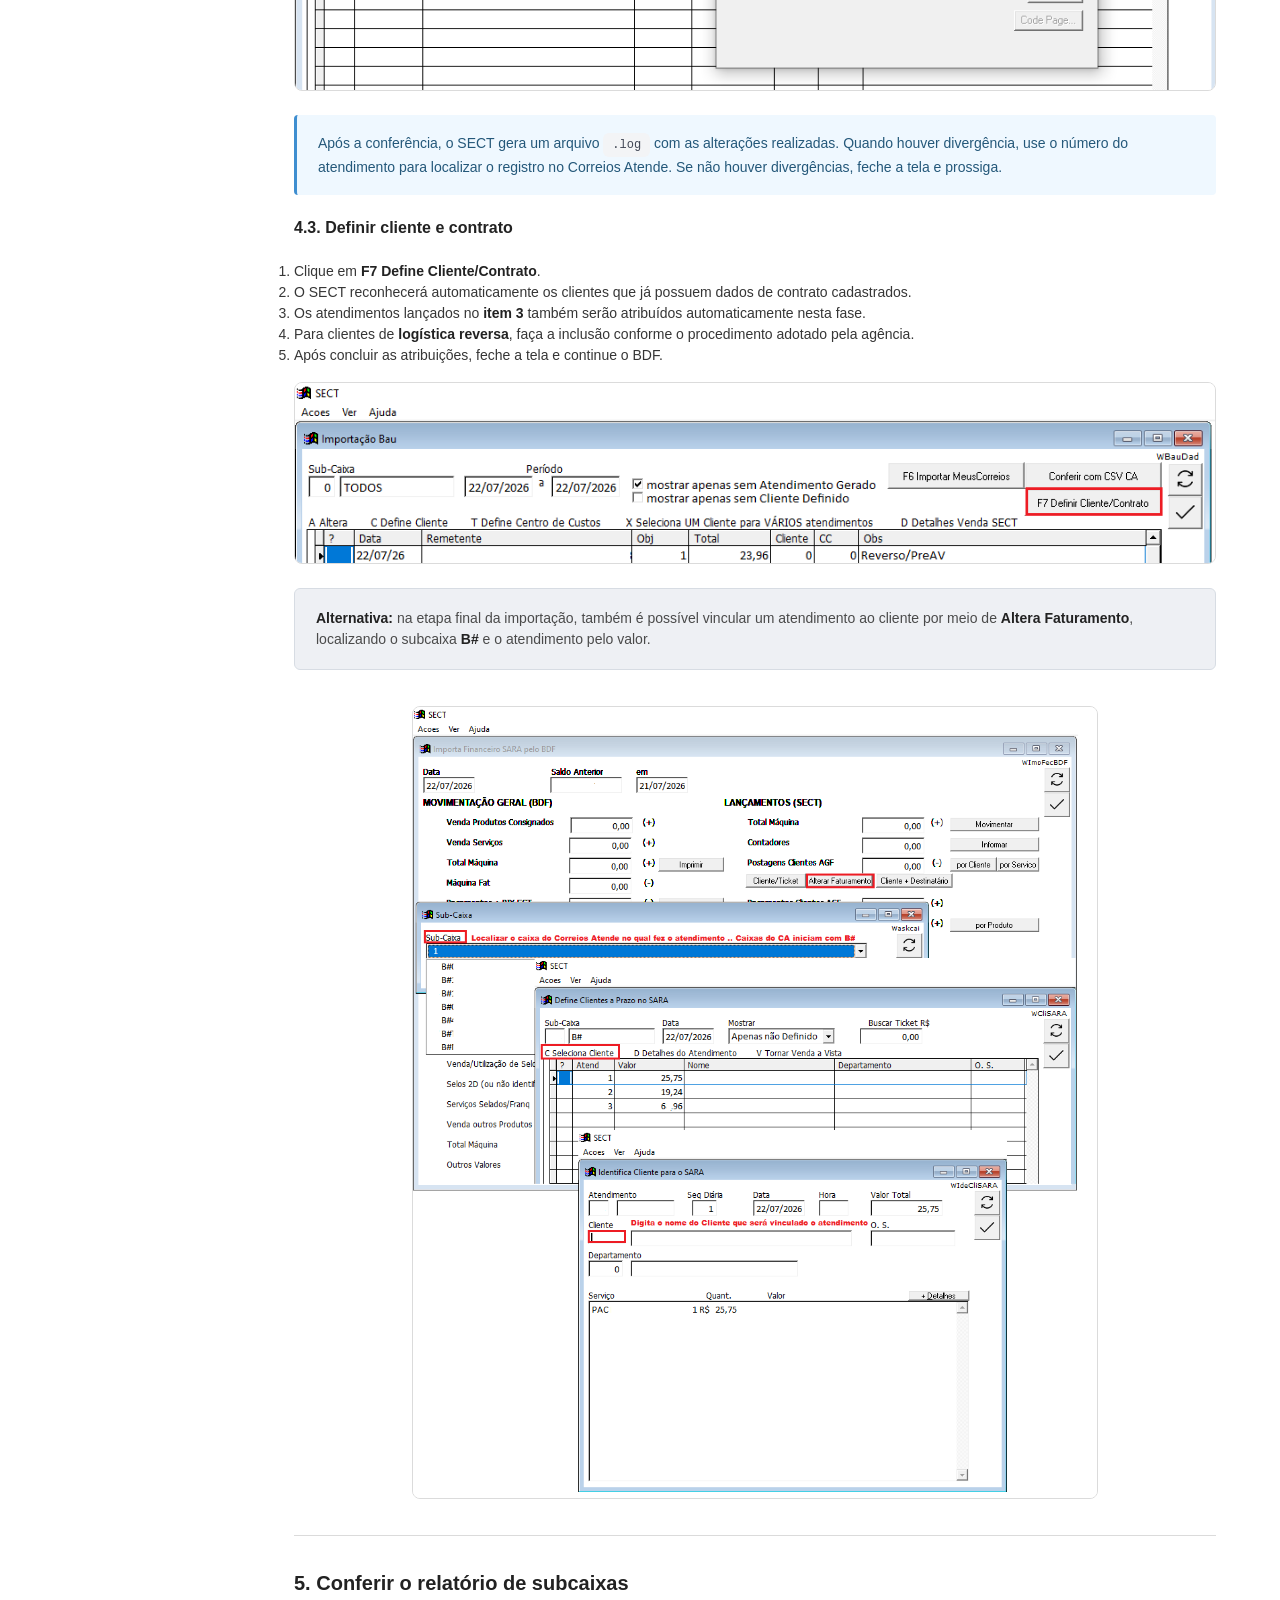
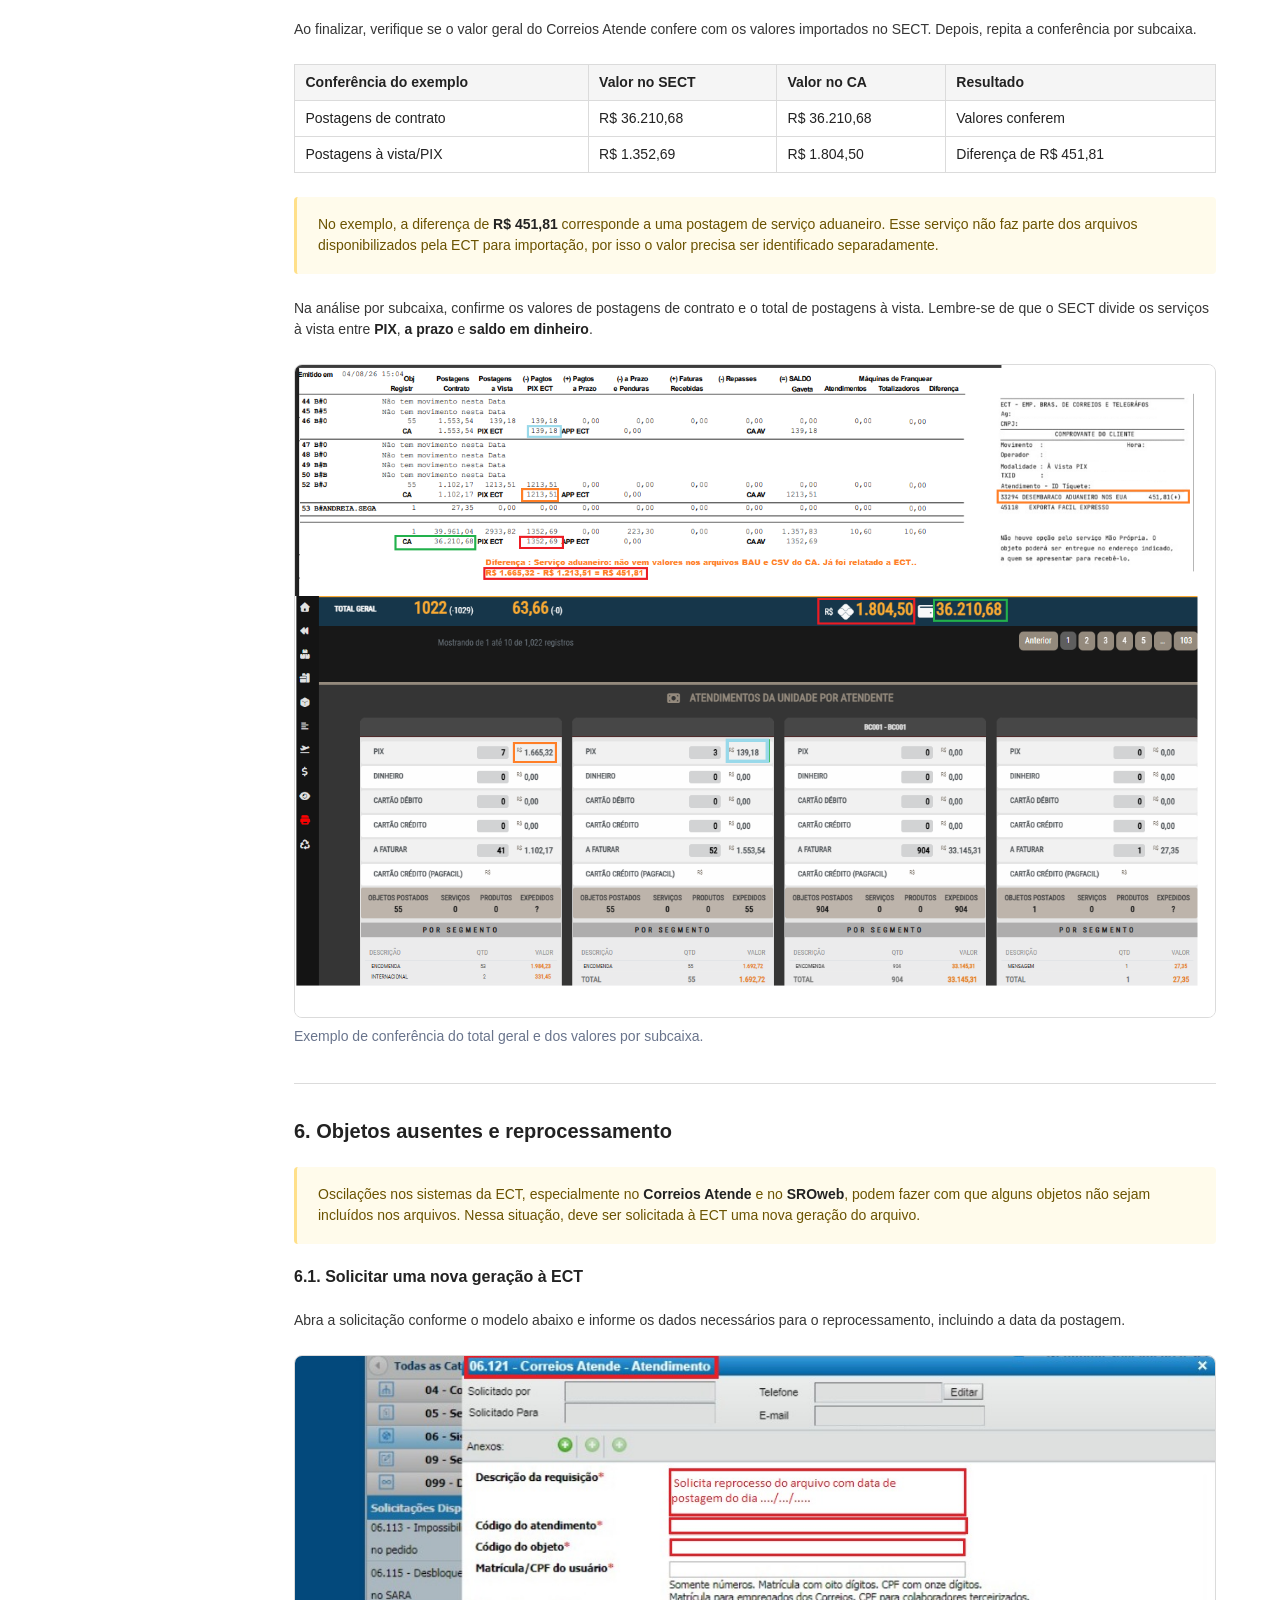
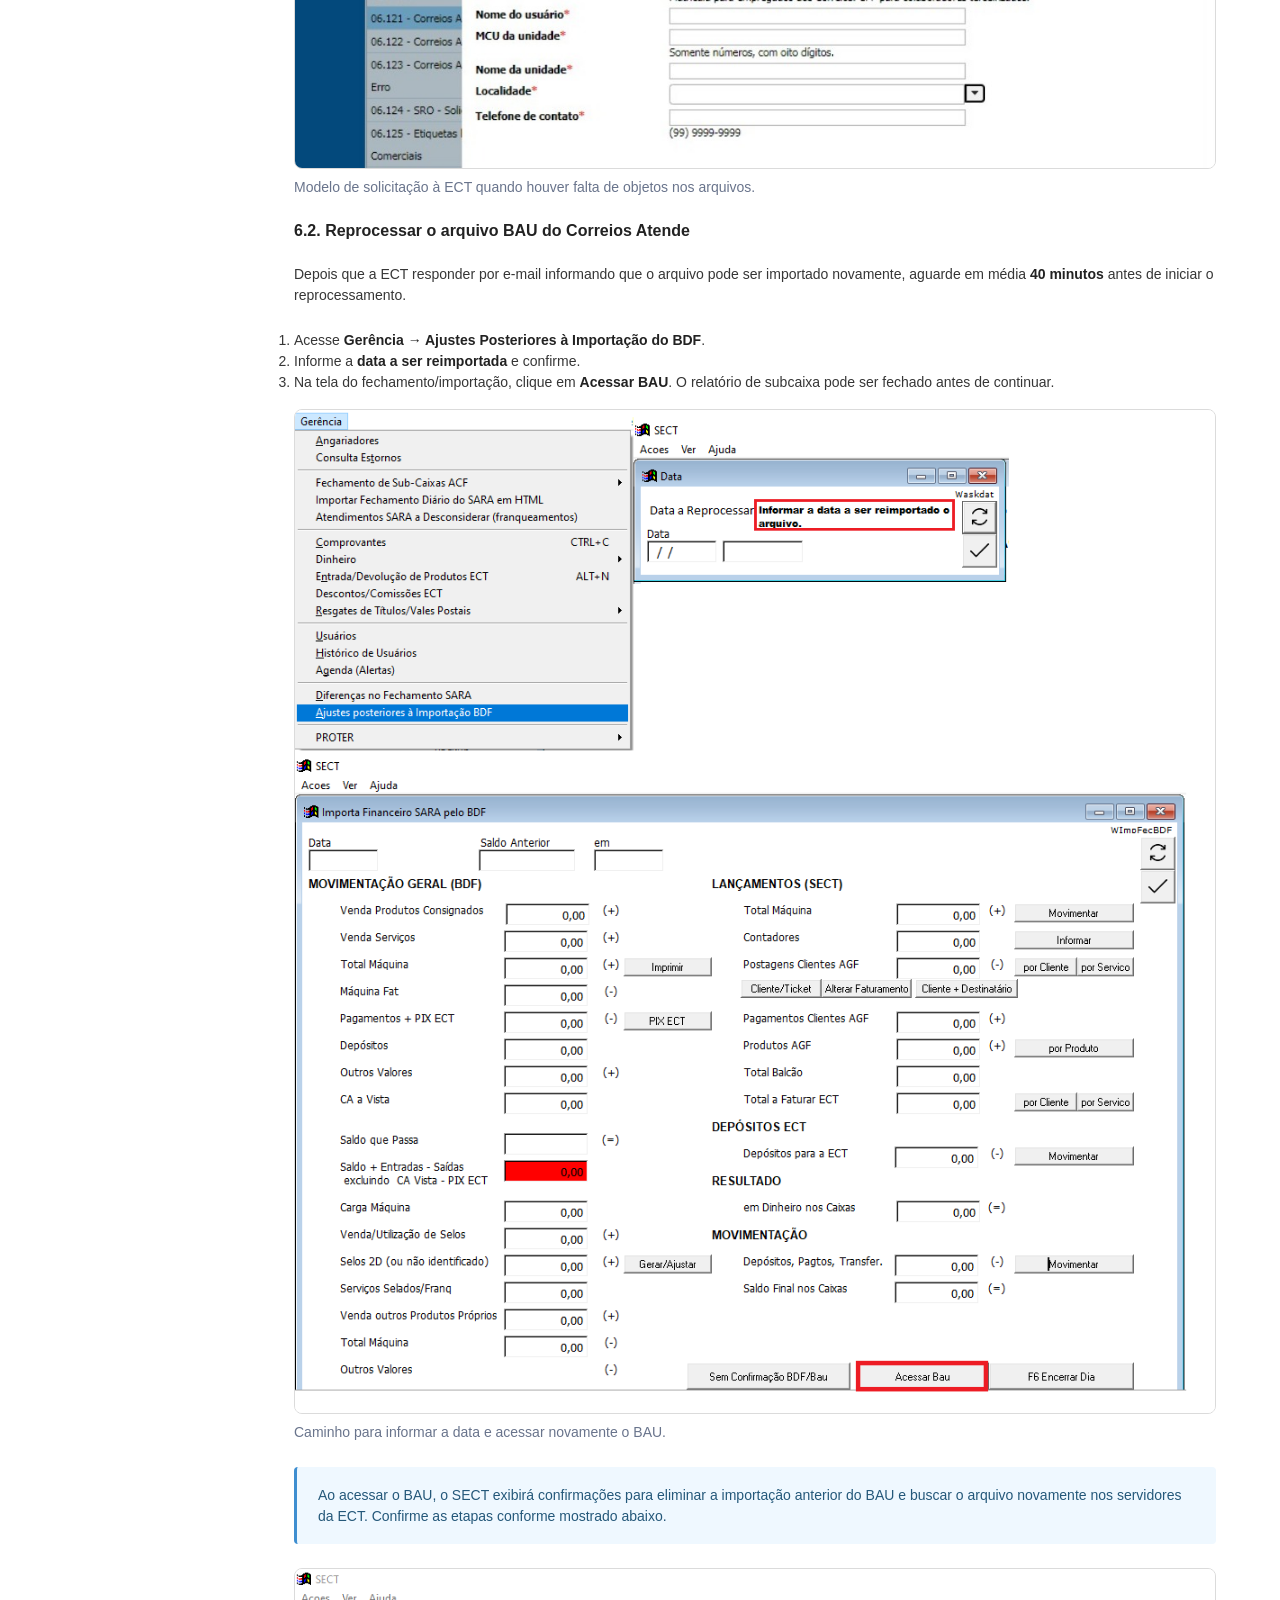
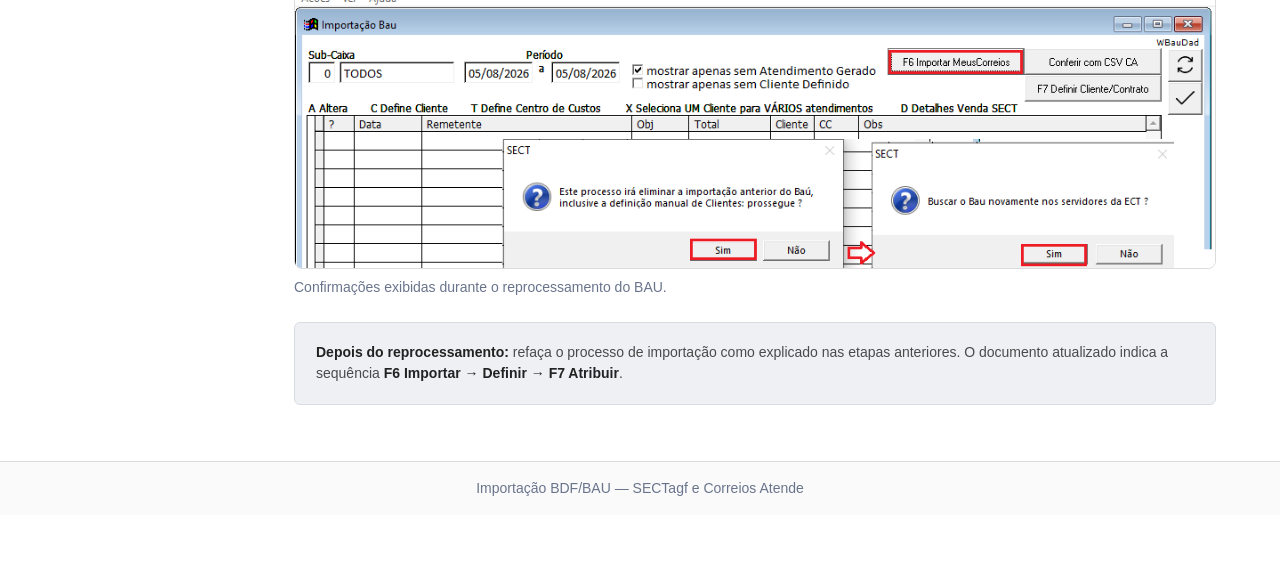
<file: ImpBDF/index.html>
<!DOCTYPE html>
<html lang="pt-BR" data-theme="light">
<head>
    <meta charset="UTF-8" />
    <meta name="viewport" content="width=device-width, initial-scale=1.0" />
    <meta name="description" content="Guia atualizado para importação e reprocessamento de arquivos BDF/BAU no SECTagf, conferência com o CSV do Correios Atende e validação dos valores por subcaixa." />
    <title>Importação BDF/BAU</title>
    <link rel="stylesheet" href="assets/css/bulma.min.css" />
    <link rel="stylesheet" href="assets/css/manual-padrao.css" />
</head>
<body>
    <nav class="navbar is-white is-fixed-top manual-navbar" role="navigation" aria-label="Navegação principal">
        <div class="navbar-brand">
            <span class="navbar-item has-text-weight-semibold is-size-6">📘 Importação BDF/BAU</span>
        </div>
        <div class="navbar-menu is-active">
            <div class="navbar-end is-hidden-mobile">
                <a class="navbar-item is-size-7" href="#visao-geral">Visão geral</a>
                <a class="navbar-item is-size-7" href="#gerar-csv">Gerar CSV</a>
                <a class="navbar-item is-size-7" href="#importar-bdf-bau">Importar</a>
                <a class="navbar-item is-size-7" href="#conferir-valores">Conferir</a>
                <a class="navbar-item is-size-7" href="#reprocessar-bau">Reprocessar BAU</a>
            </div>
        </div>
    </nav>

    <div class="manual-page-offset">
        <section class="section">
            <div class="container">
                <div class="columns manual-layout">
                    <div class="column is-narrow is-hidden-mobile manual-sidebar-column">
                        <aside class="menu manual-sidebar">
                            <p class="menu-label">Navegação</p>
                            <ul class="menu-list">
                                <li><a href="#visao-geral">Visão geral</a></li>
                                <li><a href="#atualizacoes">1. Verificar atualizações</a></li>
                                <li>
                                    <a href="#gerar-csv">2. Gerar o CSV no Correios Atende</a>
                                    <ul>
                                        <li><a href="#acessar-correios-atende">Acessar a ferramenta</a></li>
                                        <li><a href="#baixar-csv">Baixar o arquivo</a></li>
                                    </ul>
                                </li>
                                <li>
                                    <a href="#atribuir-atendimentos">3. Atribuir atendimentos</a>
                                    <ul>
                                        <li><a href="#selecionar-caixa-ca">Selecionar o caixa CA</a></li>
                                        <li><a href="#localizar-atendimento">Localizar o atendimento</a></li>
                                    </ul>
                                </li>
                                <li>
                                    <a href="#importar-bdf-bau">4. Importar BDF/BAU</a>
                                    <ul>
                                        <li><a href="#iniciar-importacao">Iniciar a importação</a></li>
                                        <li><a href="#conferir-csv">Conferir com o CSV</a></li>
                                        <li><a href="#definir-cliente">Definir cliente e contrato</a></li>
                                    </ul>
                                </li>
                                <li><a href="#conferir-valores">5. Conferir os valores</a></li>
                                <li>
                                    <a href="#objetos-ausentes">6. Objetos ausentes</a>
                                    <ul>
                                        <li><a href="#solicitar-nova-geracao">Solicitar nova geração</a></li>
                                        <li><a href="#reprocessar-bau">Reprocessar o BAU</a></li>
                                    </ul>
                                </li>
                            </ul>
                        </aside>
                    </div>

                    <main class="column manual-content-column">
                        <div id="visao-geral" class="section-anchor mb-5">
                            <h1 class="title is-4">Importação BDF/BAU</h1>
                            <p class="block is-size-7">
                                Este guia apresenta o fluxo para importar arquivos BDF/BAU no SECTagf, conferir os atendimentos com o arquivo CSV gerado no Correios Atende, atribuir cliente e contrato e validar os valores por subcaixa.
                            </p>

                            <div class="columns is-vcentered">
                                <div class="column is-4">
                                    <img class="manual-image" src="assets/img/sectagf-logo.png" alt="Logotipo do sistema SECTagf" />
                                </div>
                                <div class="column">
                                    <div class="notification is-light manual-highlight is-size-7">
                                        <strong>Fluxo resumido:</strong> verificar as atualizações → gerar o CSV do Correios Atende → atribuir os atendimentos → importar o BDF/BAU → conferir com o CSV → definir cliente e contrato → validar os relatórios. Se houver objetos ausentes, solicite nova geração à ECT e reprocesse o BAU conforme o procedimento final deste manual.
                                    </div>
                                </div>
                            </div>

                            <article class="message is-info is-size-7">
                                <div class="message-body">
                                    Em serviços como telegramas e internacionais, a ECT envia no CSV do Correios Atende os dados completos de contrato e cartão. O SECT utiliza esse arquivo para conferir os registros e atribuir automaticamente os dados aos atendimentos.
                                </div>
                            </article>
                        </div>

                        <hr />

                        <div id="atualizacoes" class="section-anchor mb-5">
                            <h2 class="title is-5">1. Verificar atualizações</h2>
                            <p class="block is-size-7">Antes de iniciar a importação, verifique se existem atualizações disponíveis. Essa consulta pode ser feita <strong>pelo SECT ou pelo MeusCorreios</strong>; não é necessário conferir nos dois locais.</p>

                            <h3 class="title is-6">Verificar atualizações no SECTagf</h3>
                            <p class="block is-size-7">Se optar pelo SECTagf, acesse <strong>Utilitários → Busca Atualizações</strong> e confira os componentes disponíveis.</p>
                            <figure class="mb-5">
                                <img class="manual-image" src="assets/img/01-busca-atualizacoes-sect.png" alt="Menu Utilitários do SECTagf com a opção Busca Atualizações e a tela de atualizações disponíveis" loading="lazy" />
                                <figcaption class="has-text-grey is-size-7 mt-2">Tela de busca e instalação de atualizações do SECTagf.</figcaption>
                            </figure>

                            <h3 class="title is-6">Verificar arquivos no MeusCorreios</h3>
                            <p class="block is-size-7">Se optar pelo MeusCorreios, consulte a área de <strong>Últimas atualizações</strong> e baixe os arquivos disponibilizados para o sistema.</p>
                            <figure class="mb-5">
                                <img class="manual-image" src="assets/img/02-atualizacoes-meuscorreios.png" alt="Tela do MeusCorreios com a relação de últimas atualizações e arquivos disponíveis" loading="lazy" />
                                <figcaption class="has-text-grey is-size-7 mt-2">Relação de atualizações e downloads no MeusCorreios.</figcaption>
                            </figure>

                            <h3 class="title is-6">Grupo de WhatsApp</h3>
                            <p class="block is-size-7">O grupo é um canal para as agências trocarem informações e para o envio de recados importantes. Caso a agência ainda não faça parte, basta solicitar a inclusão.</p>

                            <h3 class="title is-6">Acompanhar os avisos no blog</h3>
                            <p class="block is-size-7">No blog da Chip On são publicados avisos sobre <strong>reajustes de tarifas</strong>, <strong>abrangências atualizadas</strong> — principalmente de serviços como SEDEX 10 e SEDEX 12 — e orientações sobre outros processos. Acesse: <a href="https://www.chipon.com.br/" target="_blank" rel="noopener noreferrer">www.chipon.com.br</a>.</p>
                            <figure>
                                <img class="manual-image" src="assets/img/03-blog-chipon.png" alt="Página inicial do site da Chip On com o campo de busca do blog destacado" loading="lazy" />
                            </figure>
                        </div>

                        <hr />

                        <div id="gerar-csv" class="section-anchor mb-5">
                            <h2 class="title is-5">2. Gerar o CSV no Correios Atende</h2>
                            <p class="block is-size-7">Gere o arquivo CSV antes de iniciar a importação no SECT. Esse arquivo será usado na conferência dos atendimentos e na identificação dos dados de contrato e cartão.</p>

                            <div id="acessar-correios-atende" class="section-anchor mb-5">
                                <h3 class="title is-6">2.1. Acessar a ferramenta</h3>
                                <p class="block is-size-7">Entre no Correios Atende e acesse a opção utilizada para gerar o arquivo do período que será importado.</p>
                                <figure>
                                    <img class="manual-image" src="assets/img/04-correios-atende-inicio.png" alt="Tela inicial do Correios Atende com o acesso ao módulo de atendimento destacado" loading="lazy" />
                                </figure>
                            </div>

                            <div id="baixar-csv" class="section-anchor mb-5">
                                <h3 class="title is-6">2.2. Gerar e baixar o arquivo</h3>
                                <p class="block is-size-7">Configure o período, gere o arquivo e faça o download. Não é necessário mover ou renomear o CSV; apenas anote a pasta em que ele foi salvo, normalmente <strong>Downloads</strong>, pois ela será indicada durante a conferência no SECT.</p>
                                <figure>
                                    <img class="manual-image" src="assets/img/05-correios-atende-gerar-arquivo.png" alt="Tela do Correios Atende para filtrar o período e gerar o arquivo de atendimentos" loading="lazy" />
                                    <figcaption class="has-text-grey is-size-7 mt-2">Geração do arquivo que será conferido com o BDF/BAU no SECT.</figcaption>
                                </figure>
                            </div>
                        </div>

                        <hr />

                        <div id="atribuir-atendimentos" class="section-anchor mb-5">
                            <h2 class="title is-5">3. Atribuir atendimentos realizados no Correios Atende</h2>
                            <p class="block is-size-7">O procedimento é semelhante ao utilizado para as vendas do SARA. A diferença é que, para esses registros, deve ser selecionado o <strong>caixa CA</strong>.</p>

                            <div id="selecionar-caixa-ca" class="section-anchor mb-5">
                                <h3 class="title is-6">3.1. Selecionar o caixa CA</h3>
                                <ol class="is-size-7">
                                    <li>No menu <strong>SARA/CA</strong>, acesse <strong>Faturar Clientes antes da Importação</strong>.</li>
                                    <li>Quando solicitado, informe os quatro dígitos do CPF usados no procedimento.</li>
                                    <li>No campo <strong>Sub-Caixa CA</strong>, selecione o subcaixa correspondente ao atendimento.</li>
                                </ol>
                                <figure class="mb-5 mt-4">
                                    <img class="manual-image" src="assets/img/06-menu-faturar-clientes.png" alt="Menu SARA/CA do SECTagf com a opção Faturar Clientes antes da Importação" loading="lazy" />
                                </figure>
                                <figure>
                                    <img class="manual-image" src="assets/img/07-selecionar-subcaixa-ca.png" alt="Tela do SECTagf para informar os dígitos do CPF e selecionar o Sub-Caixa CA" loading="lazy" />
                                </figure>
                            </div>

                            <div id="localizar-atendimento" class="section-anchor mb-5">
                                <h3 class="title is-6">3.2. Localizar o atendimento</h3>
                                <p class="block is-size-7">Quando for necessário identificar um registro específico, use o número do atendimento impresso no comprovante do Correios Atende para localizar o lançamento no SECT. <strong>Também é possível recuperar o número fazendo a leitura do QR Code do comprovante.</strong></p>
                                <figure>
                                    <img class="manual-image" src="assets/img/08-identificar-atendimento.png" alt="Comparação entre o campo Atendimento no SECTagf e o número impresso no comprovante" loading="lazy" />
                                </figure>
                            </div>
                        </div>

                        <hr />

                        <div id="importar-bdf-bau" class="section-anchor mb-5">
                            <h2 class="title is-5">4. Importar o BDF/BAU</h2>
                            <p class="block is-size-7">Inicie o processo de BDF normalmente. Durante a importação, será aberta uma tela adicional para carregar o arquivo BAU e fazer a conferência com o CSV do Correios Atende.</p>

                            <div id="iniciar-importacao" class="section-anchor mb-5">
                                <h3 class="title is-6">4.1. Iniciar a importação</h3>
                                <ol class="is-size-7">
                                    <li>No menu <strong>SARA/CA</strong>, acesse <strong>Importar arquivo ERP/BAU</strong>.</li>
                                    <li>Na tela de importação, clique em <strong>F6 Importa MeusCorreios</strong>.</li>
                                    <li>Aguarde a leitura dos objetos. O andamento será exibido na barra inferior da tela.</li>
                                </ol>
                                <figure class="mb-5 mt-4">
                                    <img class="manual-image" src="assets/img/09-menu-importar-erp-bau.png" alt="Menu SARA/CA do SECTagf com a opção Importar arquivo ERP/BAU" loading="lazy" />
                                </figure>
                                <figure class="mb-5">
                                    <img class="manual-image" src="assets/img/10-f6-importar-meuscorreios.png" alt="Tela Importação BAU com o botão F6 Importa MeusCorreios destacado e aviso de leitura do arquivo" loading="lazy" />
                                </figure>
                                <figure>
                                    <img class="manual-image" src="assets/img/11-barra-leitura-objetos.png" alt="Barra inferior do SECTagf exibindo o progresso da leitura dos objetos" loading="lazy" />
                                    <figcaption class="has-text-grey is-size-7 mt-2">Barra de progresso da leitura dos objetos.</figcaption>
                                </figure>
                            </div>

                            <div id="conferir-csv" class="section-anchor mb-5">
                                <h3 class="title is-6">4.2. Conferir com o CSV CA</h3>
                                <ol class="is-size-7">
                                    <li>Clique em <strong>Conferir com CSV CA</strong>.</li>
                                    <li>Confirme a importação do arquivo CSV para conferência.</li>
                                    <li>Indique a pasta em que o arquivo foi baixado e selecione o CSV correspondente ao período.</li>
                                </ol>
                                <figure class="mb-5 mt-4">
                                    <img class="manual-image" src="assets/img/12-conferir-csv-ca.png" alt="Tela Importação BAU com o botão Conferir com CSV CA e a confirmação para importar o CSV" loading="lazy" />
                                </figure>
                                <figure>
                                    <img class="manual-image" src="assets/img/13-selecionar-arquivo-csv.png" alt="Janela do SECTagf para localizar e selecionar o arquivo CSV do Correios Atende" loading="lazy" />
                                </figure>
                                <article class="message is-info is-size-7 mt-5">
                                    <div class="message-body">Após a conferência, o SECT gera um arquivo <span class="tag is-mono">.log</span> com as alterações realizadas. Quando houver divergência, use o número do atendimento para localizar o registro no Correios Atende. Se não houver divergências, feche a tela e prossiga.</div>
                                </article>
                            </div>

                            <div id="definir-cliente" class="section-anchor mb-5">
                                <h3 class="title is-6">4.3. Definir cliente e contrato</h3>
                                <ol class="is-size-7">
                                    <li>Clique em <strong>F7 Define Cliente/Contrato</strong>.</li>
                                    <li>O SECT reconhecerá automaticamente os clientes que já possuem dados de contrato cadastrados.</li>
                                    <li>Os atendimentos lançados no <strong>item 3</strong> também serão atribuídos automaticamente nesta fase.</li>
                                    <li>Para clientes de <strong>logística reversa</strong>, faça a inclusão conforme o procedimento adotado pela agência.</li>
                                    <li>Após concluir as atribuições, feche a tela e continue o BDF.</li>
                                </ol>
                                <figure class="mt-4 mb-5">
                                    <img class="manual-image" src="assets/img/14-f7-definir-cliente-contrato.png" alt="Tela Importação BAU com o botão F7 Define Cliente/Contrato destacado" loading="lazy" />
                                </figure>
                                <div class="notification is-light manual-highlight is-size-7"><strong>Alternativa:</strong> na etapa final da importação, também é possível vincular um atendimento ao cliente por meio de <strong>Altera Faturamento</strong>, localizando o subcaixa <strong>B#</strong> e o atendimento pelo valor.</div>
                                <div class="columns is-centered mt-4">
                                    <div class="column is-9">
                                        <figure>
                                            <img class="manual-image" src="assets/img/15-alterar-faturamento-subcaixa.png" alt="Sequência de telas do SECTagf para localizar o subcaixa e alterar o faturamento de um atendimento" loading="lazy" />
                                        </figure>
                                    </div>
                                </div>
                            </div>
                        </div>

                        <hr />

                        <div id="conferir-valores" class="section-anchor mb-5">
                            <h2 class="title is-5">5. Conferir o relatório de subcaixas</h2>
                            <p class="block is-size-7">Ao finalizar, verifique se o valor geral do Correios Atende confere com os valores importados no SECT. Depois, repita a conferência por subcaixa.</p>
                            <div class="table-container mb-5">
                                <table class="table is-fullwidth is-bordered is-size-7">
                                    <thead>
                                        <tr><th>Conferência do exemplo</th><th>Valor no SECT</th><th>Valor no CA</th><th>Resultado</th></tr>
                                    </thead>
                                    <tbody>
                                        <tr><td>Postagens de contrato</td><td>R$ 36.210,68</td><td>R$ 36.210,68</td><td>Valores conferem</td></tr>
                                        <tr><td>Postagens à vista/PIX</td><td>R$ 1.352,69</td><td>R$ 1.804,50</td><td>Diferença de R$ 451,81</td></tr>
                                    </tbody>
                                </table>
                            </div>
                            <article class="message is-warning is-size-7">
                                <div class="message-body">No exemplo, a diferença de <strong>R$ 451,81</strong> corresponde a uma postagem de serviço aduaneiro. Esse serviço não faz parte dos arquivos disponibilizados pela ECT para importação, por isso o valor precisa ser identificado separadamente.</div>
                            </article>
                            <p class="block is-size-7">Na análise por subcaixa, confirme os valores de postagens de contrato e o total de postagens à vista. Lembre-se de que o SECT divide os serviços à vista entre <strong>PIX</strong>, <strong>a prazo</strong> e <strong>saldo em dinheiro</strong>.</p>
                            <figure>
                                <img class="manual-image" src="assets/img/16-conferencia-valores-ca.png" alt="Comparação entre os relatórios do SECTagf e os totais do Correios Atende" loading="lazy" />
                                <figcaption class="has-text-grey is-size-7 mt-2">Exemplo de conferência do total geral e dos valores por subcaixa.</figcaption>
                            </figure>
                        </div>

                        <hr />

                        <section id="objetos-ausentes" class="section-anchor mb-5">
                            <h2 class="title is-5">6. Objetos ausentes e reprocessamento</h2>
                            <article class="message is-warning is-size-7">
                                <div class="message-body">Oscilações nos sistemas da ECT, especialmente no <strong>Correios Atende</strong> e no <strong>SROweb</strong>, podem fazer com que alguns objetos não sejam incluídos nos arquivos. Nessa situação, deve ser solicitada à ECT uma nova geração do arquivo.</div>
                            </article>

                            <section id="solicitar-nova-geracao" class="section-anchor mb-5">
                                <h3 class="title is-6">6.1. Solicitar uma nova geração à ECT</h3>
                                <p class="block is-size-7">Abra a solicitação conforme o modelo abaixo e informe os dados necessários para o reprocessamento, incluindo a data da postagem.</p>
                                <figure>
                                    <img class="manual-image" src="assets/img/17-solicitar-nova-geracao.png" alt="Comparação de valores e modelo de solicitação à ECT para reprocessamento e nova geração do arquivo" loading="lazy" />
                                    <figcaption class="has-text-grey is-size-7 mt-2">Modelo de solicitação à ECT quando houver falta de objetos nos arquivos.</figcaption>
                                </figure>
                            </section>

                            <section id="reprocessar-bau" class="section-anchor mb-5">
                                <h3 class="title is-6">6.2. Reprocessar o arquivo BAU do Correios Atende</h3>
                                <p class="block is-size-7">Depois que a ECT responder por e-mail informando que o arquivo pode ser importado novamente, aguarde em média <strong>40 minutos</strong> antes de iniciar o reprocessamento.</p>

                                <ol class="is-size-7">
                                    <li>Acesse <strong>Gerência → Ajustes Posteriores à Importação do BDF</strong>.</li>
                                    <li>Informe a <strong>data a ser reimportada</strong> e confirme.</li>
                                    <li>Na tela do fechamento/importação, clique em <strong>Acessar BAU</strong>. O relatório de subcaixa pode ser fechado antes de continuar.</li>
                                </ol>

                                <figure class="mt-4 mb-5">
                                    <img class="manual-image" src="assets/img/18-reprocessar-bau-acessar.png" alt="Menu Gerência com Ajustes Posteriores à Importação do BDF, campo para informar a data e botão Acessar BAU" loading="lazy" />
                                    <figcaption class="has-text-grey is-size-7 mt-2">Caminho para informar a data e acessar novamente o BAU.</figcaption>
                                </figure>

                                <article class="message is-info is-size-7">
                                    <div class="message-body">Ao acessar o BAU, o SECT exibirá confirmações para eliminar a importação anterior do BAU e buscar o arquivo novamente nos servidores da ECT. Confirme as etapas conforme mostrado abaixo.</div>
                                </article>

                                <figure class="mb-5">
                                    <img class="manual-image" src="assets/img/19-reprocessar-bau-confirmacoes.png" alt="Tela de Importação BAU com as confirmações para eliminar a importação anterior e buscar o BAU novamente nos servidores da ECT" loading="lazy" />
                                    <figcaption class="has-text-grey is-size-7 mt-2">Confirmações exibidas durante o reprocessamento do BAU.</figcaption>
                                </figure>

                                <div class="notification is-light manual-highlight is-size-7">
                                    <strong>Depois do reprocessamento:</strong> refaça o processo de importação como explicado nas etapas anteriores. O documento atualizado indica a sequência <strong>F6 Importar → Definir → F7 Atribuir</strong>.
                                </div>
                            </section>
                        </section>
                    </main>
                </div>
            </div>
        </section>
    </div>

    <footer class="footer manual-footer">
        <div class="content has-text-centered is-size-7 has-text-grey">Importação BDF/BAU — SECTagf e Correios Atende</div>
    </footer>

    <script>
        document.addEventListener("DOMContentLoaded", () => {
            const links = [...document.querySelectorAll(".manual-sidebar .menu-list a[href^='#']")];
            const sections = links.map((link) => document.querySelector(link.getAttribute("href"))).filter(Boolean);
            const setActive = (id) => links.forEach((link) => link.classList.toggle("is-active", link.getAttribute("href") === `#${id}`));
            const observer = new IntersectionObserver((entries) => {
                const visible = entries.filter((entry) => entry.isIntersecting).sort((a, b) => a.boundingClientRect.top - b.boundingClientRect.top);
                if (visible.length) setActive(visible[0].target.id);
            }, { rootMargin: "-20% 0px -70% 0px", threshold: 0 });
            sections.forEach((section) => observer.observe(section));
        });
    </script>
</body>
</html>
</file>
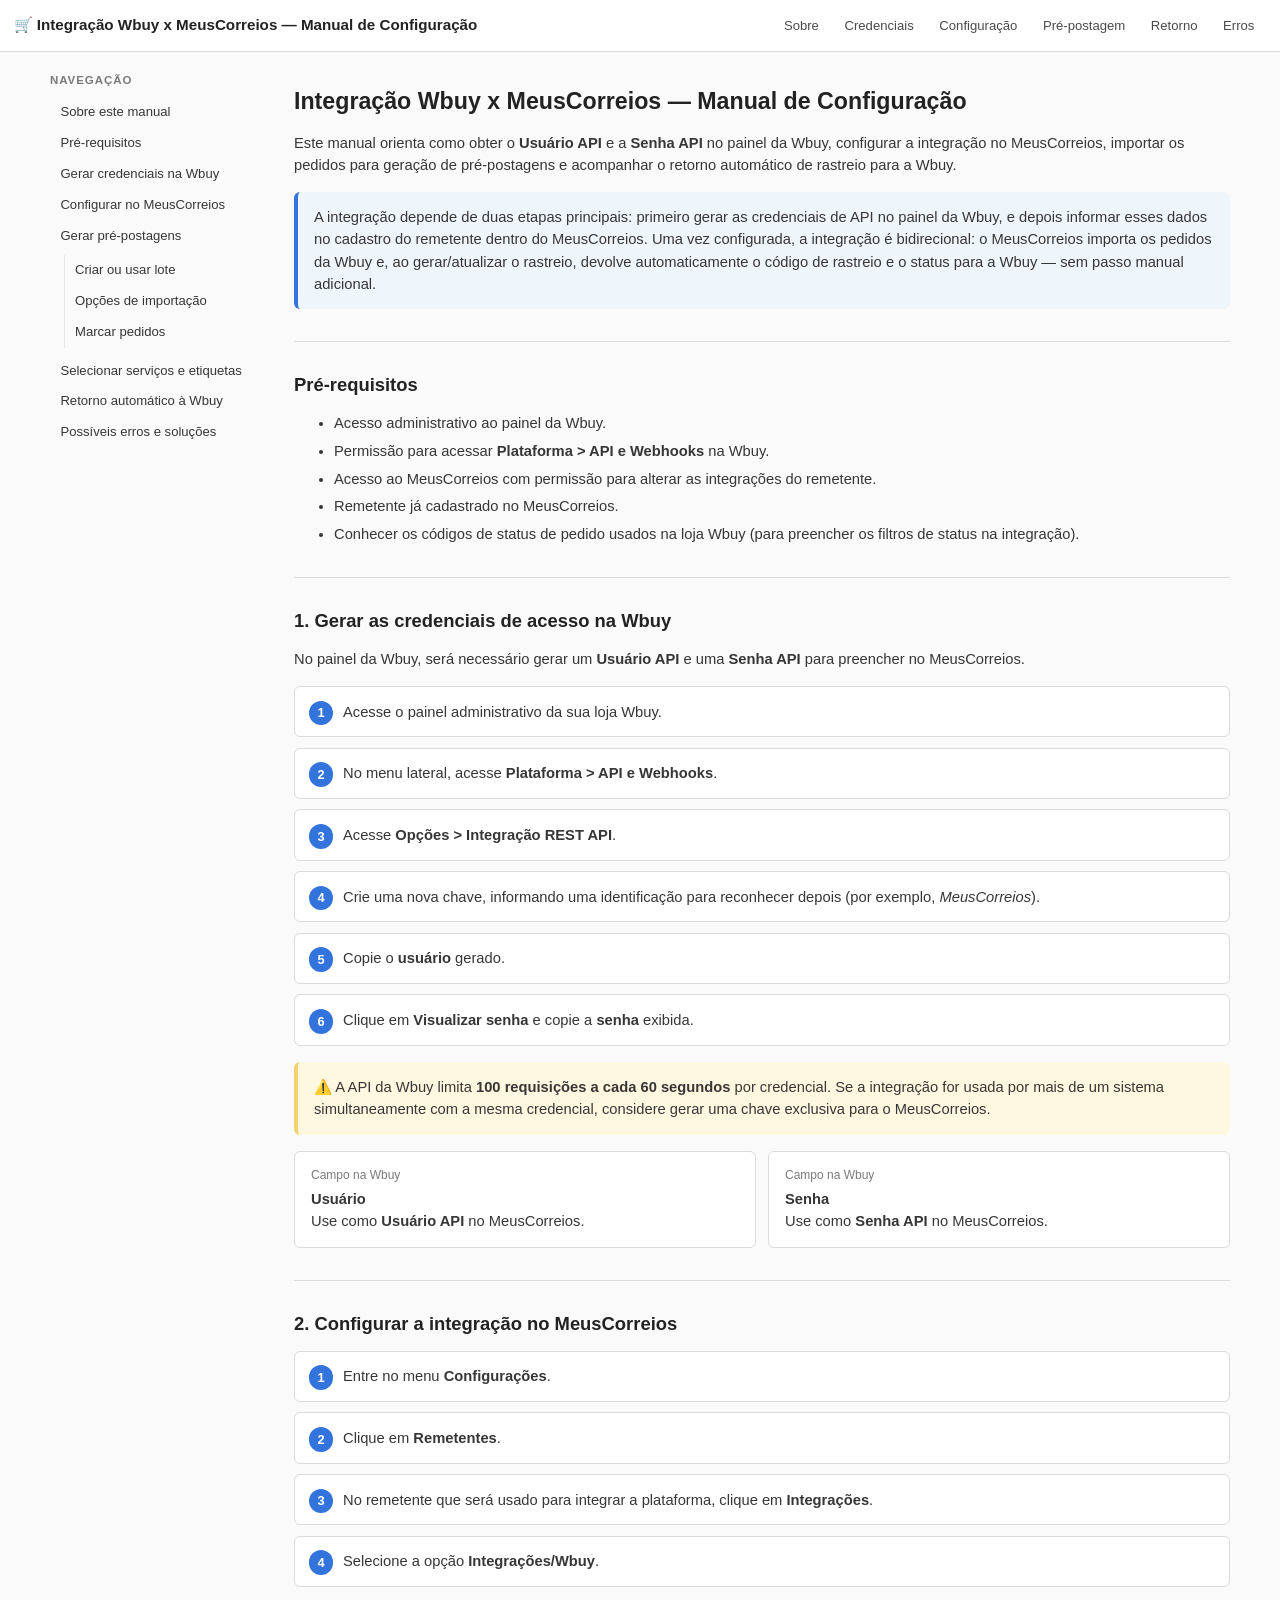
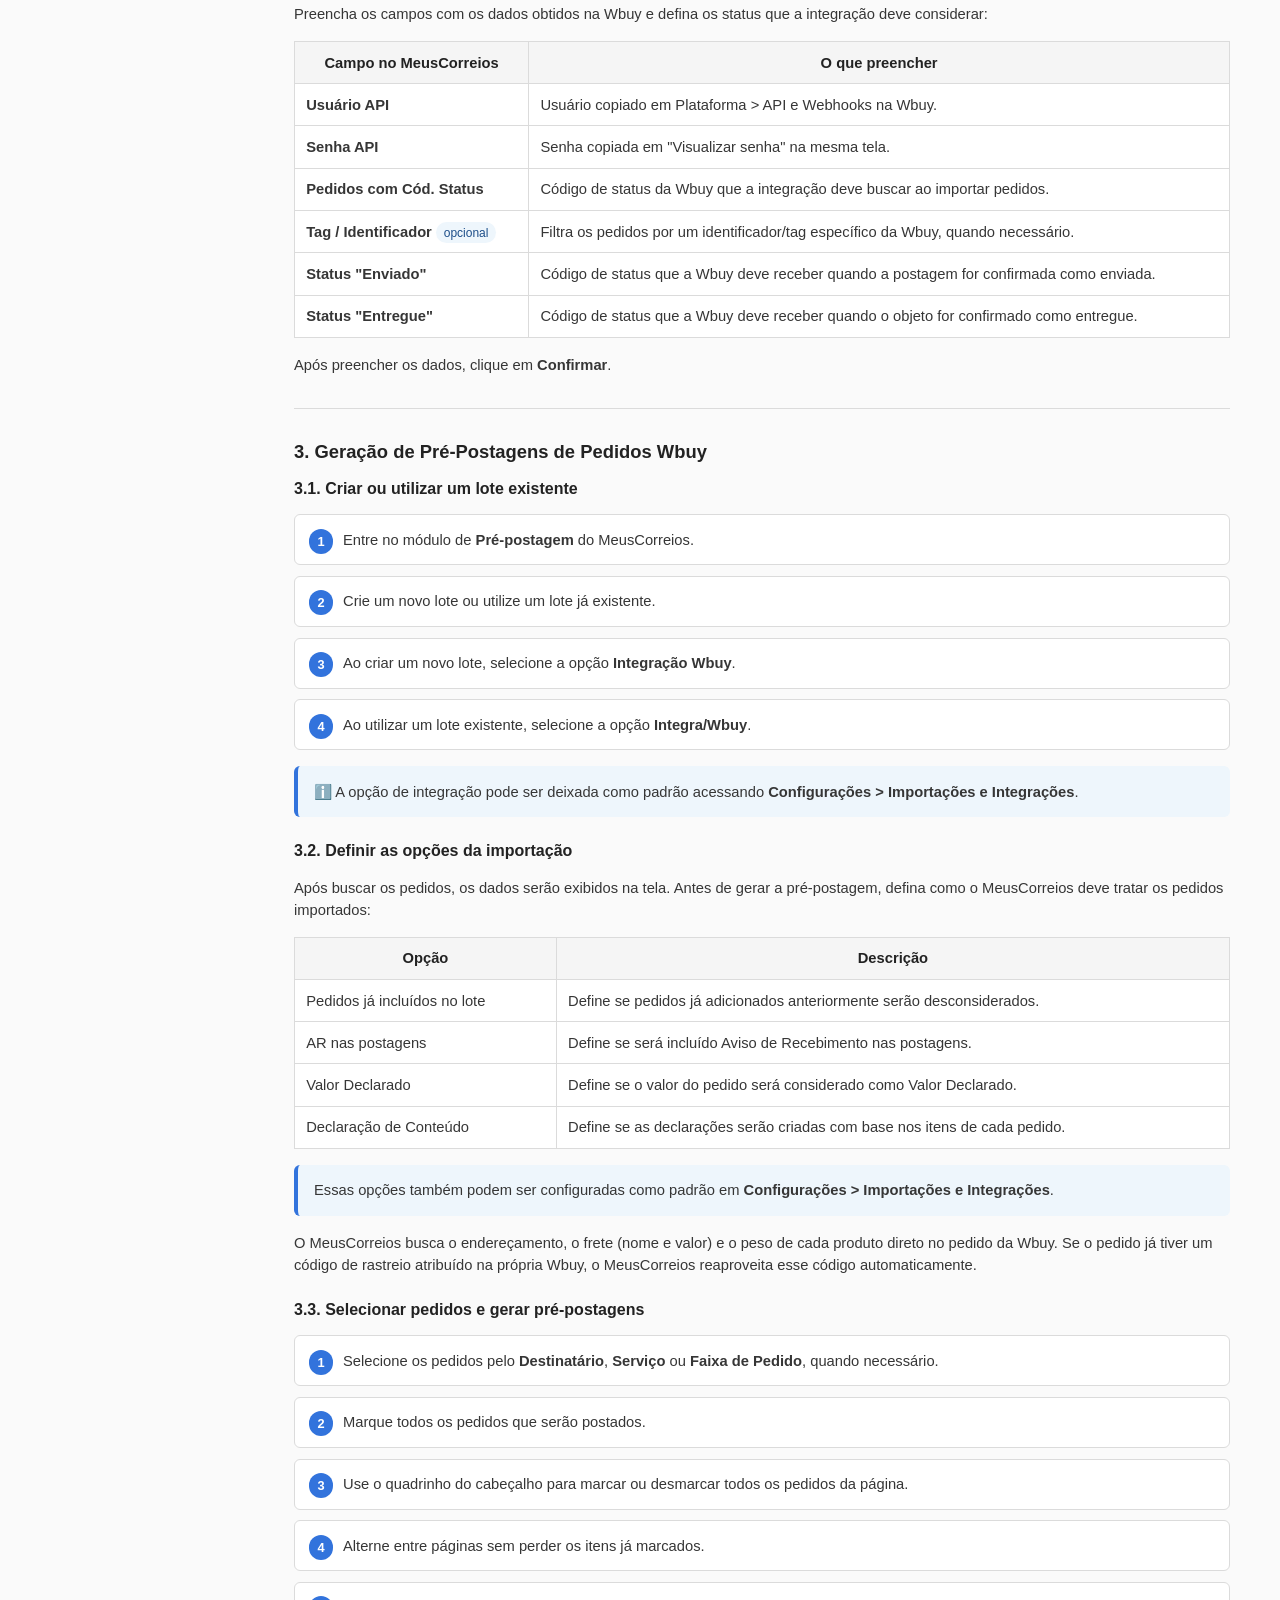
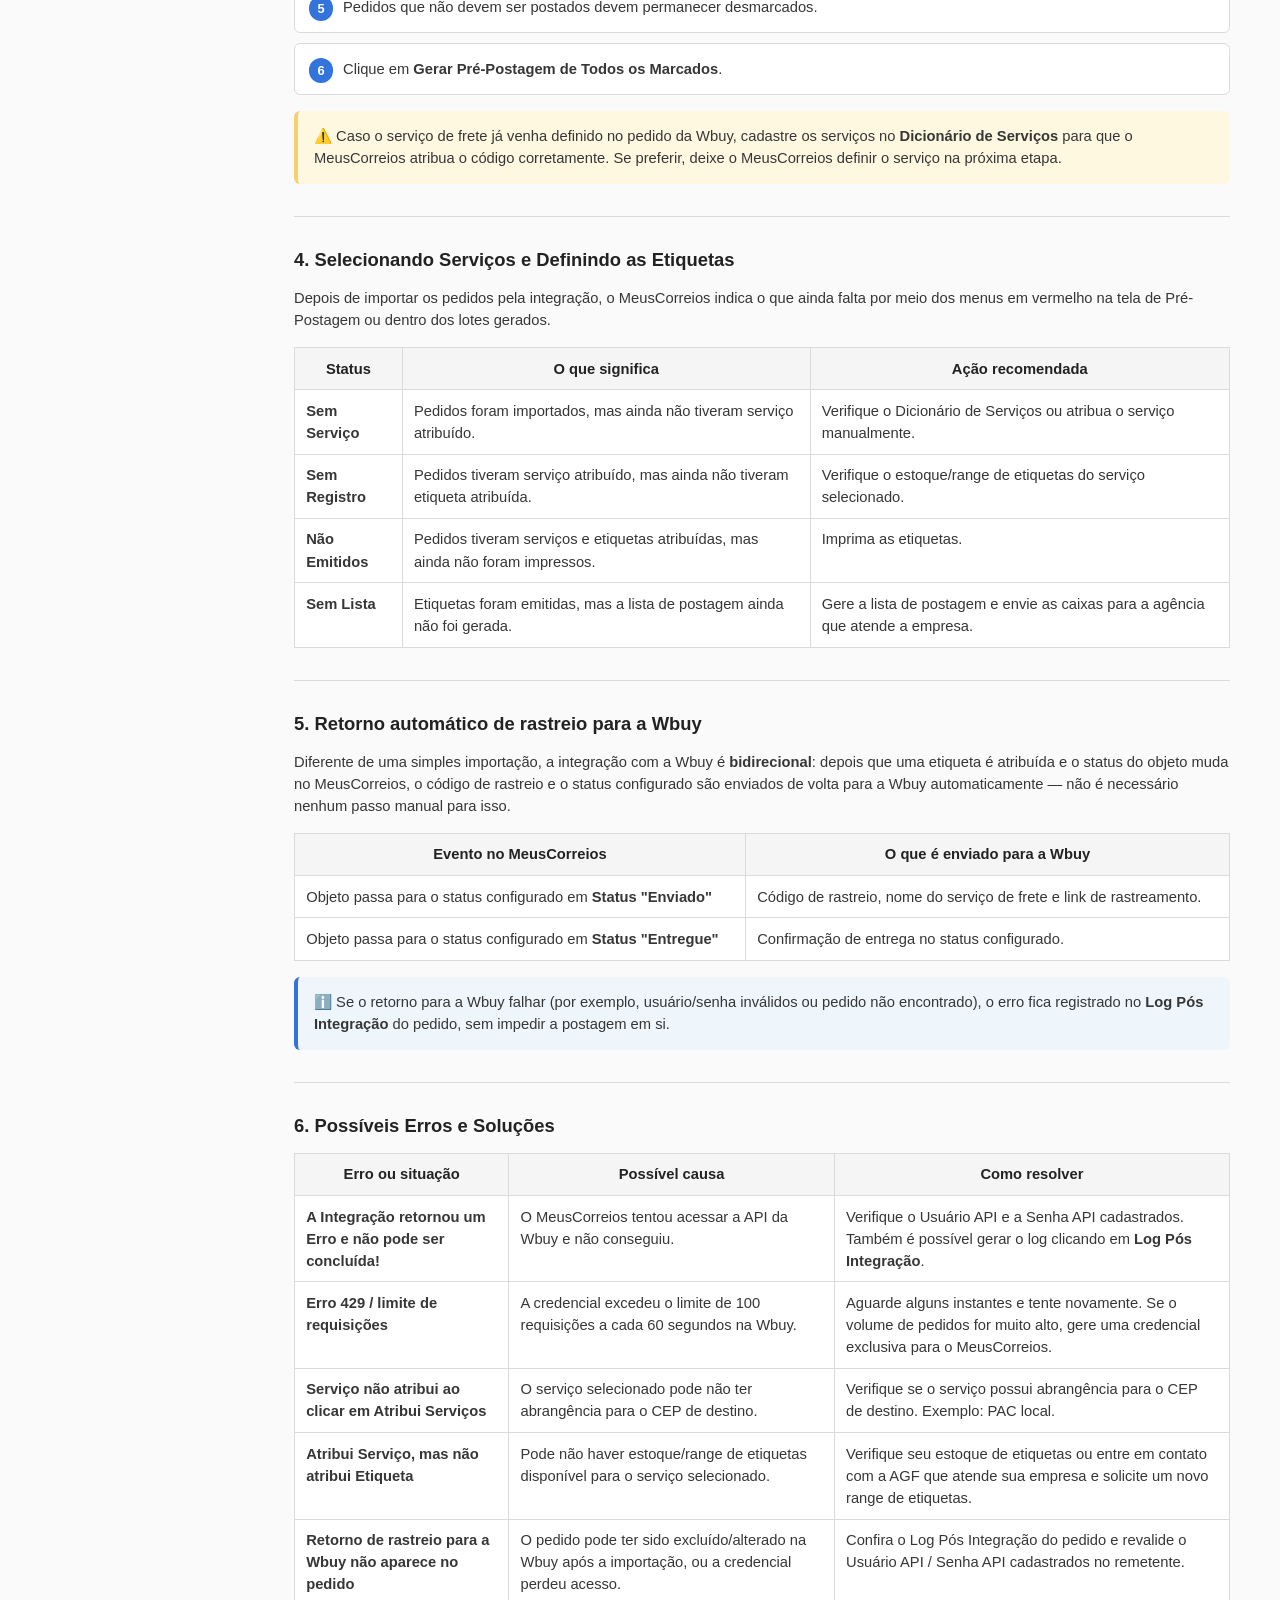
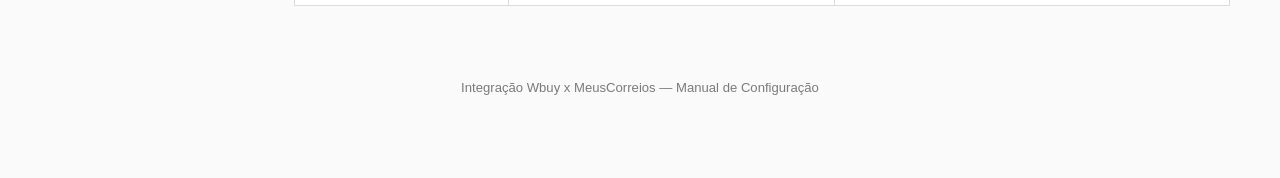
<file: integrWbuy/index.html>
<!DOCTYPE html>
<html lang="pt-BR" data-theme="light">
<head>
<meta charset="UTF-8">
<meta name="viewport" content="width=device-width, initial-scale=1.0">
<title>Integração Wbuy x MeusCorreios — Manual de Configuração</title>
<style>
:root {
    color-scheme: light;
    --main: #ffffff;
    --main-bis: #fafafa;
    --text: #363636;
    --text-strong: #222222;
    --background: #f5f5f5;
    --border: #dbdbdb;
    --blue: #3273dc;
    --blue-dark: #1d4e89;
    --blue-light: #eef6fc;
    --warning-bg: #fff8e1;
    --warning-border: #f4d06f;
    --success-bg: #effaf5;
    --success-border: #48c78e;
}
* { box-sizing: border-box; }
html { scroll-behavior: smooth; }
body {
    margin: 0;
    background: var(--main-bis);
    color: var(--text);
    font-family: Arial, Helvetica, sans-serif;
    font-size: 16px;
    line-height: 1.5;
    padding-bottom: 4rem;
}
a { color: var(--blue-dark); text-decoration: none; }
a:hover { text-decoration: underline; }
.navbar {
    position: fixed;
    top: 0;
    left: 0;
    right: 0;
    z-index: 50;
    min-height: 3.25rem;
    background: #fff;
    border-bottom: 1px solid var(--border);
    display: flex;
    align-items: center;
    justify-content: space-between;
    padding: 0 .85rem;
}
.navbar-title { font-weight: 700; font-size: .95rem; color: var(--text-strong); }
.navbar-menu { display: flex; align-items: center; gap: .1rem; }
.navbar-item {
    display: inline-flex;
    align-items: center;
    padding: .65rem .75rem;
    color: #4a4a4a;
    font-size: .82rem;
}
.navbar-item:hover { background: #f5f5f5; text-decoration: none; }
.page-offset { padding-top: 3.5rem; }
.section { padding: 2rem 1.5rem; }
.container { max-width: 1180px; margin: 0 auto; }
.columns { display: flex; align-items: flex-start; gap: 1.5rem; }
.column-content { flex: 1; min-width: 0; }
.sidebar-column { min-width: 220px; position: relative; }
.sidebar-fixed {
    position: fixed;
    top: 4.5rem;
    width: 220px;
    max-height: calc(100vh - 5rem);
    overflow: auto;
    padding-right: .35rem;
    font-size: .82rem;
}
.menu-label {
    color: #7a7a7a;
    font-size: .72rem;
    letter-spacing: .08em;
    text-transform: uppercase;
    font-weight: 700;
    margin: 0 0 .5rem;
}
.menu-list { list-style: none; padding: 0; margin: 0; }
.menu-list ul { list-style: none; margin: .25rem 0 .5rem .85rem; padding: 0; border-left: 1px solid #e7e7e7; }
.menu-list li { margin: 0; }
.menu-list a {
    display: block;
    padding: .45rem .65rem;
    border-radius: 5px;
    color: #363636;
    line-height: 1.25;
}
.menu-list a:hover { background: #f0f3f7; text-decoration: none; }
.section-anchor { scroll-margin-top: 4.2rem; }
.title { color: var(--text-strong); line-height: 1.2; margin: 0 0 1rem; font-weight: 700; }
.title.is-4 { font-size: 1.45rem; }
.title.is-5 { font-size: 1.15rem; }
.title.is-6 { font-size: 1rem; }
.subtitle { color: #4a4a4a; font-size: 1rem; margin-top: -.5rem; margin-bottom: 1rem; }
.block { margin: 0 0 1rem; }
.mb-1 { margin-bottom: .25rem !important; }
.mb-3 { margin-bottom: .75rem !important; }
.mb-4 { margin-bottom: 1rem !important; }
.mb-5 { margin-bottom: 1.5rem !important; }
.mt-2 { margin-top: .5rem !important; }
.mt-3 { margin-top: .75rem !important; }
.mt-4 { margin-top: 1rem !important; }
.mt-5 { margin-top: 1.5rem !important; }
hr { border: 0; border-top: 1px solid var(--border); margin: 2rem 0; }
.is-size-7 { font-size: .92rem; }
.has-text-grey { color: #7a7a7a; }
.has-text-weight-semibold { font-weight: 600; }
.notification, .message {
    background: #f5f5f5;
    border-radius: 6px;
    padding: .9rem 1rem;
    margin: 1rem 0;
}
.notification.is-info, .message.is-info { background: var(--blue-light); border-left: 4px solid var(--blue); }
.message.is-warning { background: var(--warning-bg); border-left: 4px solid var(--warning-border); }
.message.is-success { background: var(--success-bg); border-left: 4px solid var(--success-border); }
.message-body { margin: 0; }
.content ul, .content ol { margin: .5rem 0 1rem; padding-left: 1.25rem; }
.content li { margin-bottom: .35rem; }
.steps { counter-reset: step; list-style: none; padding-left: 0; margin: .5rem 0 1rem; }
.steps > li {
    counter-increment: step;
    position: relative;
    padding: .85rem 1rem .85rem 3rem;
    margin-bottom: .65rem;
    border: 1px solid var(--border);
    border-radius: 6px;
    background: #fff;
}
.steps > li::before {
    content: counter(step);
    position: absolute;
    left: .85rem;
    top: .85rem;
    width: 1.55rem;
    height: 1.55rem;
    border-radius: 999px;
    display: inline-flex;
    align-items: center;
    justify-content: center;
    background: var(--blue);
    color: #fff;
    font-weight: 700;
    font-size: .8rem;
}
.steps li ul { margin: .45rem 0 0; padding-left: 1.1rem; }
.table { width: 100%; border-collapse: collapse; background: #fff; margin: .75rem 0 1rem; }
.table th, .table td { border: 1px solid var(--border); padding: .6rem .7rem; vertical-align: top; }
.table th { background: #f5f5f5; color: var(--text-strong); font-weight: 700; }
.tag {
    display: inline-flex;
    align-items: center;
    border-radius: 999px;
    font-size: .75rem;
    padding: .1em .65em;
    white-space: nowrap;
    background: var(--blue-light);
    color: var(--blue-dark);
}
code, .codebox {
    font-family: Consolas, Monaco, 'Courier New', monospace;
    background: #f5f5f5;
    color: #222;
    border-radius: 4px;
}
code { padding: .12rem .32rem; }
.codebox {
    display: block;
    padding: .8rem;
    white-space: pre-wrap;
    word-break: break-word;
    border: 1px solid var(--border);
    margin: .5rem 0 1rem;
    font-size: .82rem;
}
.card-grid { display: grid; grid-template-columns: repeat(2, minmax(0, 1fr)); gap: .75rem; }
.info-card { border: 1px solid var(--border); border-radius: 6px; background: #fff; padding: .9rem 1rem; }
.info-card .label { color: #7a7a7a; display: block; font-size: .75rem; margin-bottom: .25rem; }
.footer { background: #fafafa; padding: 1rem 1.5rem; text-align: center; color: #7a7a7a; font-size: .82rem; }
@media (max-width: 900px) {
    .navbar-menu { display: none; }
    .columns { display: block; }
    .sidebar-column { display: none !important; }
    .section { padding-left: 1rem; padding-right: 1rem; }
    .card-grid { grid-template-columns: 1fr; }
}
@media print {
    .navbar, .sidebar-column { display: none !important; }
    .page-offset { padding-top: 0; }
    body { background: #fff; }
    a { color: inherit; text-decoration: none; }
}
</style>
</head>
<body>
<nav class="navbar" role="navigation">
    <div class="navbar-title">🛒 Integração Wbuy x MeusCorreios — Manual de Configuração</div>
    <div class="navbar-menu">
        <a class="navbar-item" href="#sobre">Sobre</a>
        <a class="navbar-item" href="#credenciais">Credenciais</a>
        <a class="navbar-item" href="#meuscorreios">Configuração</a>
        <a class="navbar-item" href="#prepostagem">Pré-postagem</a>
        <a class="navbar-item" href="#retorno">Retorno</a>
        <a class="navbar-item" href="#erros">Erros</a>
    </div>
</nav>

<div class="page-offset">
<section class="section">
<div class="container">
<div class="columns">

<aside class="sidebar-column">
    <nav class="menu sidebar-fixed">
        <p class="menu-label">Navegação</p>
        <ul class="menu-list">
            <li><a href="#sobre">Sobre este manual</a></li>
            <li><a href="#requisitos">Pré-requisitos</a></li>
            <li><a href="#credenciais">Gerar credenciais na Wbuy</a></li>
            <li><a href="#meuscorreios">Configurar no MeusCorreios</a></li>
            <li><a href="#prepostagem">Gerar pré-postagens</a>
                <ul>
                    <li><a href="#lote">Criar ou usar lote</a></li>
                    <li><a href="#opcoes-importacao">Opções de importação</a></li>
                    <li><a href="#marcar-pedidos">Marcar pedidos</a></li>
                </ul>
            </li>
            <li><a href="#status">Selecionar serviços e etiquetas</a></li>
            <li><a href="#retorno">Retorno automático à Wbuy</a></li>
            <li><a href="#erros">Possíveis erros e soluções</a></li>
        </ul>
    </nav>
</aside>

<main class="column-content">
    <div id="sobre" class="section-anchor mb-5">
        <h1 class="title is-4">Integração Wbuy x MeusCorreios — Manual de Configuração</h1>
        <p class="block is-size-7">Este manual orienta como obter o <strong>Usuário API</strong> e a <strong>Senha API</strong> no painel da Wbuy, configurar a integração no MeusCorreios, importar os pedidos para geração de pré-postagens e acompanhar o retorno automático de rastreio para a Wbuy.</p>
        <div class="notification is-info is-size-7">
            A integração depende de duas etapas principais: primeiro gerar as credenciais de API no painel da Wbuy, e depois informar esses dados no cadastro do remetente dentro do MeusCorreios. Uma vez configurada, a integração é bidirecional: o MeusCorreios importa os pedidos da Wbuy e, ao gerar/atualizar o rastreio, devolve automaticamente o código de rastreio e o status para a Wbuy — sem passo manual adicional.
        </div>
    </div>

    <hr>

    <div id="requisitos" class="section-anchor mb-5">
        <h2 class="title is-5">Pré-requisitos</h2>
        <ul class="content is-size-7">
            <li>Acesso administrativo ao painel da Wbuy.</li>
            <li>Permissão para acessar <strong>Plataforma &gt; API e Webhooks</strong> na Wbuy.</li>
            <li>Acesso ao MeusCorreios com permissão para alterar as integrações do remetente.</li>
            <li>Remetente já cadastrado no MeusCorreios.</li>
            <li>Conhecer os códigos de status de pedido usados na loja Wbuy (para preencher os filtros de status na integração).</li>
        </ul>
    </div>

    <hr>

    <div id="credenciais" class="section-anchor mb-5">
        <h2 class="title is-5">1. Gerar as credenciais de acesso na Wbuy</h2>
        <p class="is-size-7 block">No painel da Wbuy, será necessário gerar um <strong>Usuário API</strong> e uma <strong>Senha API</strong> para preencher no MeusCorreios.</p>
        <ol class="steps is-size-7">
            <li>Acesse o painel administrativo da sua loja Wbuy.</li>
            <li>No menu lateral, acesse <strong>Plataforma &gt; API e Webhooks</strong>.</li>
            <li>Acesse <strong>Opções &gt; Integração REST API</strong>.</li>
            <li>Crie uma nova chave, informando uma identificação para reconhecer depois (por exemplo, <em>MeusCorreios</em>).</li>
            <li>Copie o <strong>usuário</strong> gerado.</li>
            <li>Clique em <strong>Visualizar senha</strong> e copie a <strong>senha</strong> exibida.</li>
        </ol>
        <article class="message is-warning is-size-7">
            <div class="message-body">⚠️ A API da Wbuy limita <strong>100 requisições a cada 60 segundos</strong> por credencial. Se a integração for usada por mais de um sistema simultaneamente com a mesma credencial, considere gerar uma chave exclusiva para o MeusCorreios.</div>
        </article>
        <div class="card-grid is-size-7">
            <div class="info-card"><span class="label">Campo na Wbuy</span><strong>Usuário</strong><br>Use como <strong>Usuário API</strong> no MeusCorreios.</div>
            <div class="info-card"><span class="label">Campo na Wbuy</span><strong>Senha</strong><br>Use como <strong>Senha API</strong> no MeusCorreios.</div>
        </div>
    </div>

    <hr>

    <div id="meuscorreios" class="section-anchor mb-5">
        <h2 class="title is-5">2. Configurar a integração no MeusCorreios</h2>
        <ol class="steps is-size-7">
            <li>Entre no menu <strong>Configurações</strong>.</li>
            <li>Clique em <strong>Remetentes</strong>.</li>
            <li>No remetente que será usado para integrar a plataforma, clique em <strong>Integrações</strong>.</li>
            <li>Selecione a opção <strong>Integrações/Wbuy</strong>.</li>
        </ol>

        <p class="is-size-7 block">Preencha os campos com os dados obtidos na Wbuy e defina os status que a integração deve considerar:</p>
        <table class="table is-size-7">
            <thead><tr><th>Campo no MeusCorreios</th><th>O que preencher</th></tr></thead>
            <tbody>
                <tr><td><strong>Usuário API</strong></td><td>Usuário copiado em Plataforma &gt; API e Webhooks na Wbuy.</td></tr>
                <tr><td><strong>Senha API</strong></td><td>Senha copiada em "Visualizar senha" na mesma tela.</td></tr>
                <tr><td><strong>Pedidos com Cód. Status</strong></td><td>Código de status da Wbuy que a integração deve buscar ao importar pedidos.</td></tr>
                <tr><td><strong>Tag / Identificador</strong> <span class="tag">opcional</span></td><td>Filtra os pedidos por um identificador/tag específico da Wbuy, quando necessário.</td></tr>
                <tr><td><strong>Status "Enviado"</strong></td><td>Código de status que a Wbuy deve receber quando a postagem for confirmada como enviada.</td></tr>
                <tr><td><strong>Status "Entregue"</strong></td><td>Código de status que a Wbuy deve receber quando o objeto for confirmado como entregue.</td></tr>
            </tbody>
        </table>
        <p class="is-size-7 block">Após preencher os dados, clique em <strong>Confirmar</strong>.</p>
    </div>

    <hr>

    <div id="prepostagem" class="section-anchor mb-5">
        <h2 class="title is-5">3. Geração de Pré-Postagens de Pedidos Wbuy</h2>
        <div id="lote" class="section-anchor mt-4">
            <h3 class="title is-6">3.1. Criar ou utilizar um lote existente</h3>
            <ol class="steps is-size-7">
                <li>Entre no módulo de <strong>Pré-postagem</strong> do MeusCorreios.</li>
                <li>Crie um novo lote ou utilize um lote já existente.</li>
                <li>Ao criar um novo lote, selecione a opção <strong>Integração Wbuy</strong>.</li>
                <li>Ao utilizar um lote existente, selecione a opção <strong>Integra/Wbuy</strong>.</li>
            </ol>
            <article class="message is-info is-size-7">
                <div class="message-body">ℹ️ A opção de integração pode ser deixada como padrão acessando <strong>Configurações &gt; Importações e Integrações</strong>.</div>
            </article>
        </div>

        <div id="opcoes-importacao" class="section-anchor mt-5">
            <h3 class="title is-6">3.2. Definir as opções da importação</h3>
            <p class="is-size-7 block">Após buscar os pedidos, os dados serão exibidos na tela. Antes de gerar a pré-postagem, defina como o MeusCorreios deve tratar os pedidos importados:</p>
            <table class="table is-size-7">
                <thead><tr><th>Opção</th><th>Descrição</th></tr></thead>
                <tbody>
                    <tr><td>Pedidos já incluídos no lote</td><td>Define se pedidos já adicionados anteriormente serão desconsiderados.</td></tr>
                    <tr><td>AR nas postagens</td><td>Define se será incluído Aviso de Recebimento nas postagens.</td></tr>
                    <tr><td>Valor Declarado</td><td>Define se o valor do pedido será considerado como Valor Declarado.</td></tr>
                    <tr><td>Declaração de Conteúdo</td><td>Define se as declarações serão criadas com base nos itens de cada pedido.</td></tr>
                </tbody>
            </table>
            <article class="message is-info is-size-7">
                <div class="message-body">Essas opções também podem ser configuradas como padrão em <strong>Configurações &gt; Importações e Integrações</strong>.</div>
            </article>
            <p class="is-size-7 block">O MeusCorreios busca o endereçamento, o frete (nome e valor) e o peso de cada produto direto no pedido da Wbuy. Se o pedido já tiver um código de rastreio atribuído na própria Wbuy, o MeusCorreios reaproveita esse código automaticamente.</p>
        </div>

        <div id="marcar-pedidos" class="section-anchor mt-5">
            <h3 class="title is-6">3.3. Selecionar pedidos e gerar pré-postagens</h3>
            <ol class="steps is-size-7">
                <li>Selecione os pedidos pelo <strong>Destinatário</strong>, <strong>Serviço</strong> ou <strong>Faixa de Pedido</strong>, quando necessário.</li>
                <li>Marque todos os pedidos que serão postados.</li>
                <li>Use o quadrinho do cabeçalho para marcar ou desmarcar todos os pedidos da página.</li>
                <li>Alterne entre páginas sem perder os itens já marcados.</li>
                <li>Pedidos que não devem ser postados devem permanecer desmarcados.</li>
                <li>Clique em <strong>Gerar Pré-Postagem de Todos os Marcados</strong>.</li>
            </ol>
            <article class="message is-warning is-size-7">
                <div class="message-body">⚠️ Caso o serviço de frete já venha definido no pedido da Wbuy, cadastre os serviços no <strong>Dicionário de Serviços</strong> para que o MeusCorreios atribua o código corretamente. Se preferir, deixe o MeusCorreios definir o serviço na próxima etapa.</div>
            </article>
        </div>
    </div>

    <hr>

    <div id="status" class="section-anchor mb-5">
        <h2 class="title is-5">4. Selecionando Serviços e Definindo as Etiquetas</h2>
        <p class="is-size-7 block">Depois de importar os pedidos pela integração, o MeusCorreios indica o que ainda falta por meio dos menus em vermelho na tela de Pré-Postagem ou dentro dos lotes gerados.</p>
        <table class="table is-size-7">
            <thead><tr><th>Status</th><th>O que significa</th><th>Ação recomendada</th></tr></thead>
            <tbody>
                <tr><td><strong>Sem Serviço</strong></td><td>Pedidos foram importados, mas ainda não tiveram serviço atribuído.</td><td>Verifique o Dicionário de Serviços ou atribua o serviço manualmente.</td></tr>
                <tr><td><strong>Sem Registro</strong></td><td>Pedidos tiveram serviço atribuído, mas ainda não tiveram etiqueta atribuída.</td><td>Verifique o estoque/range de etiquetas do serviço selecionado.</td></tr>
                <tr><td><strong>Não Emitidos</strong></td><td>Pedidos tiveram serviços e etiquetas atribuídas, mas ainda não foram impressos.</td><td>Imprima as etiquetas.</td></tr>
                <tr><td><strong>Sem Lista</strong></td><td>Etiquetas foram emitidas, mas a lista de postagem ainda não foi gerada.</td><td>Gere a lista de postagem e envie as caixas para a agência que atende a empresa.</td></tr>
            </tbody>
        </table>
    </div>

    <hr>

    <div id="retorno" class="section-anchor mb-5">
        <h2 class="title is-5">5. Retorno automático de rastreio para a Wbuy</h2>
        <p class="is-size-7 block">Diferente de uma simples importação, a integração com a Wbuy é <strong>bidirecional</strong>: depois que uma etiqueta é atribuída e o status do objeto muda no MeusCorreios, o código de rastreio e o status configurado são enviados de volta para a Wbuy automaticamente — não é necessário nenhum passo manual para isso.</p>
        <table class="table is-size-7">
            <thead><tr><th>Evento no MeusCorreios</th><th>O que é enviado para a Wbuy</th></tr></thead>
            <tbody>
                <tr><td>Objeto passa para o status configurado em <strong>Status "Enviado"</strong></td><td>Código de rastreio, nome do serviço de frete e link de rastreamento.</td></tr>
                <tr><td>Objeto passa para o status configurado em <strong>Status "Entregue"</strong></td><td>Confirmação de entrega no status configurado.</td></tr>
            </tbody>
        </table>
        <article class="message is-info is-size-7">
            <div class="message-body">ℹ️ Se o retorno para a Wbuy falhar (por exemplo, usuário/senha inválidos ou pedido não encontrado), o erro fica registrado no <strong>Log Pós Integração</strong> do pedido, sem impedir a postagem em si.</div>
        </article>
    </div>

    <hr>

    <div id="erros" class="section-anchor mb-5">
        <h2 class="title is-5">6. Possíveis Erros e Soluções</h2>
        <table class="table is-size-7">
            <thead><tr><th>Erro ou situação</th><th>Possível causa</th><th>Como resolver</th></tr></thead>
            <tbody>
                <tr>
                    <td><strong>A Integração retornou um Erro e não pode ser concluída!</strong></td>
                    <td>O MeusCorreios tentou acessar a API da Wbuy e não conseguiu.</td>
                    <td>Verifique o Usuário API e a Senha API cadastrados. Também é possível gerar o log clicando em <strong>Log Pós Integração</strong>.</td>
                </tr>
                <tr>
                    <td><strong>Erro 429 / limite de requisições</strong></td>
                    <td>A credencial excedeu o limite de 100 requisições a cada 60 segundos na Wbuy.</td>
                    <td>Aguarde alguns instantes e tente novamente. Se o volume de pedidos for muito alto, gere uma credencial exclusiva para o MeusCorreios.</td>
                </tr>
                <tr>
                    <td><strong>Serviço não atribui ao clicar em Atribui Serviços</strong></td>
                    <td>O serviço selecionado pode não ter abrangência para o CEP de destino.</td>
                    <td>Verifique se o serviço possui abrangência para o CEP de destino. Exemplo: PAC local.</td>
                </tr>
                <tr>
                    <td><strong>Atribui Serviço, mas não atribui Etiqueta</strong></td>
                    <td>Pode não haver estoque/range de etiquetas disponível para o serviço selecionado.</td>
                    <td>Verifique seu estoque de etiquetas ou entre em contato com a AGF que atende sua empresa e solicite um novo range de etiquetas.</td>
                </tr>
                <tr>
                    <td><strong>Retorno de rastreio para a Wbuy não aparece no pedido</strong></td>
                    <td>O pedido pode ter sido excluído/alterado na Wbuy após a importação, ou a credencial perdeu acesso.</td>
                    <td>Confira o Log Pós Integração do pedido e revalide o Usuário API / Senha API cadastrados no remetente.</td>
                </tr>
            </tbody>
        </table>
    </div>

</main>
</div>
</div>
</section>
</div>
<footer class="footer">Integração Wbuy x MeusCorreios — Manual de Configuração</footer>
</body>
</html>
</file>
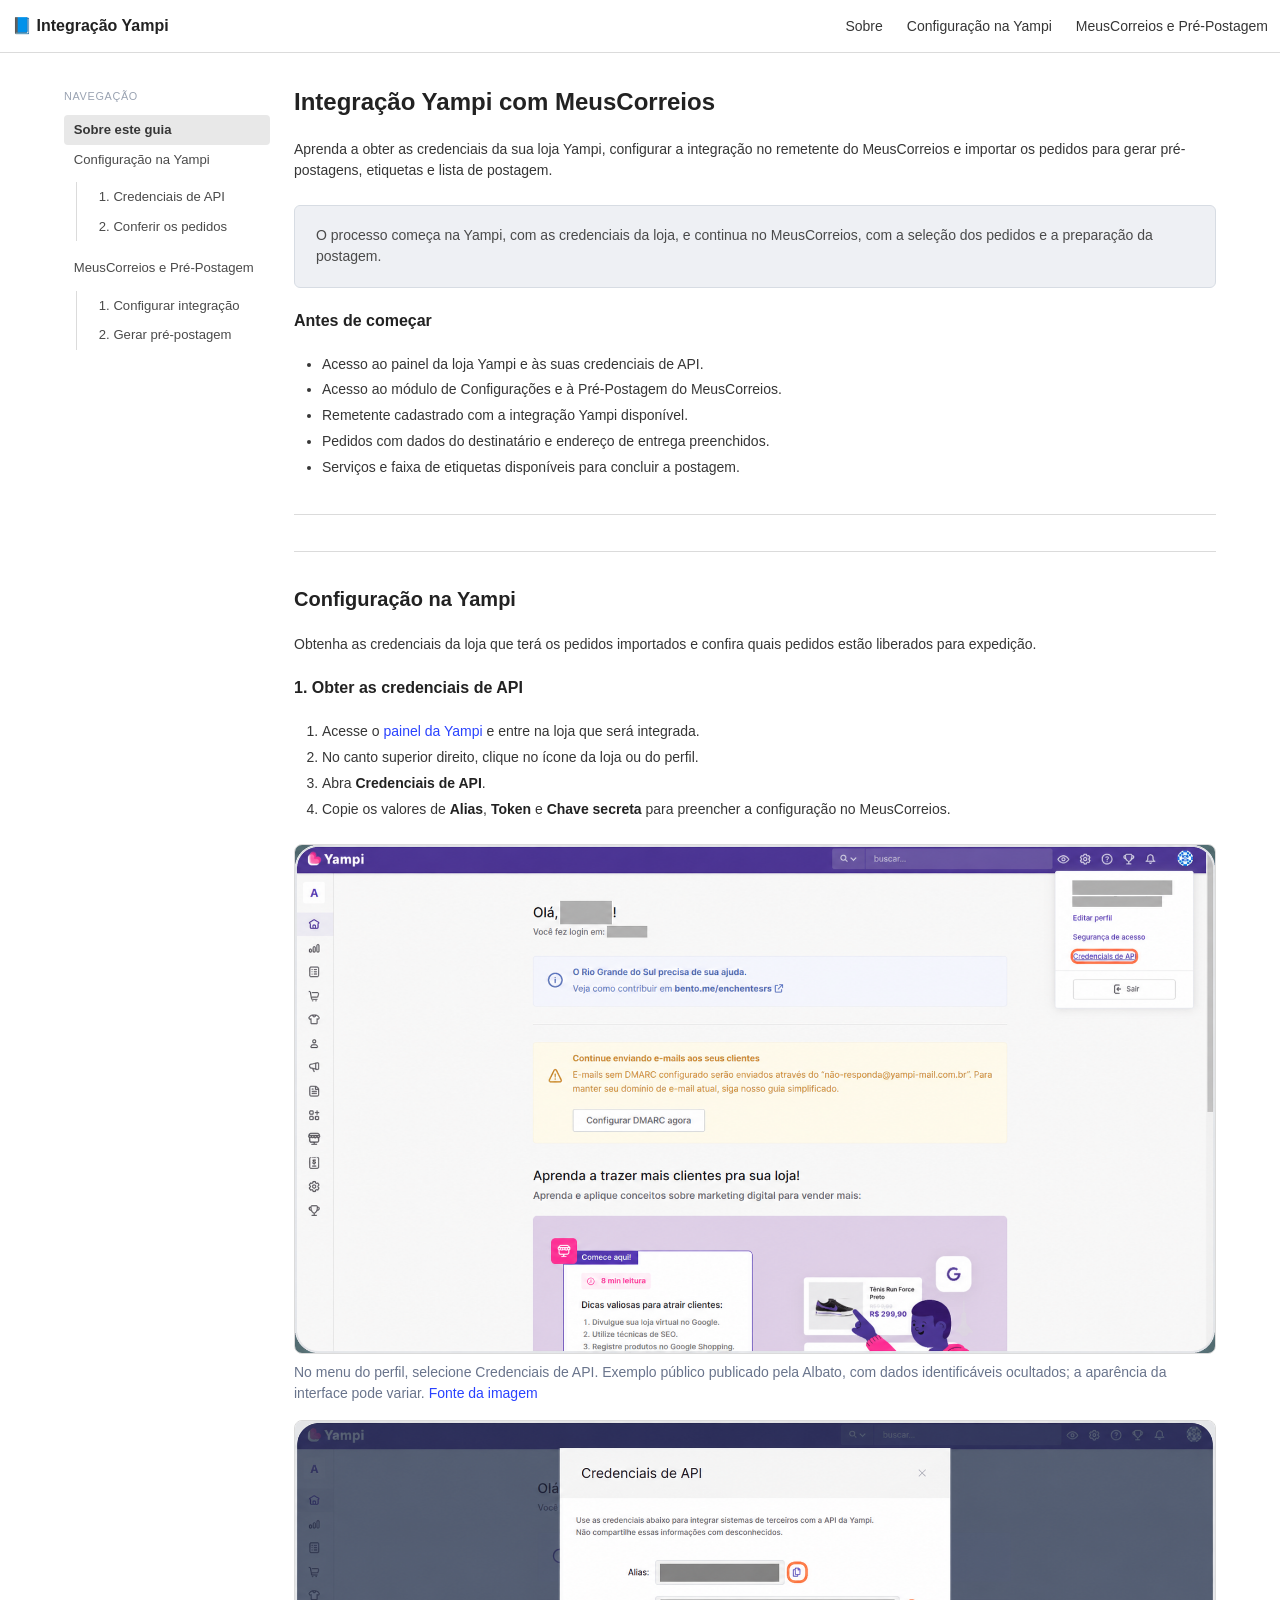
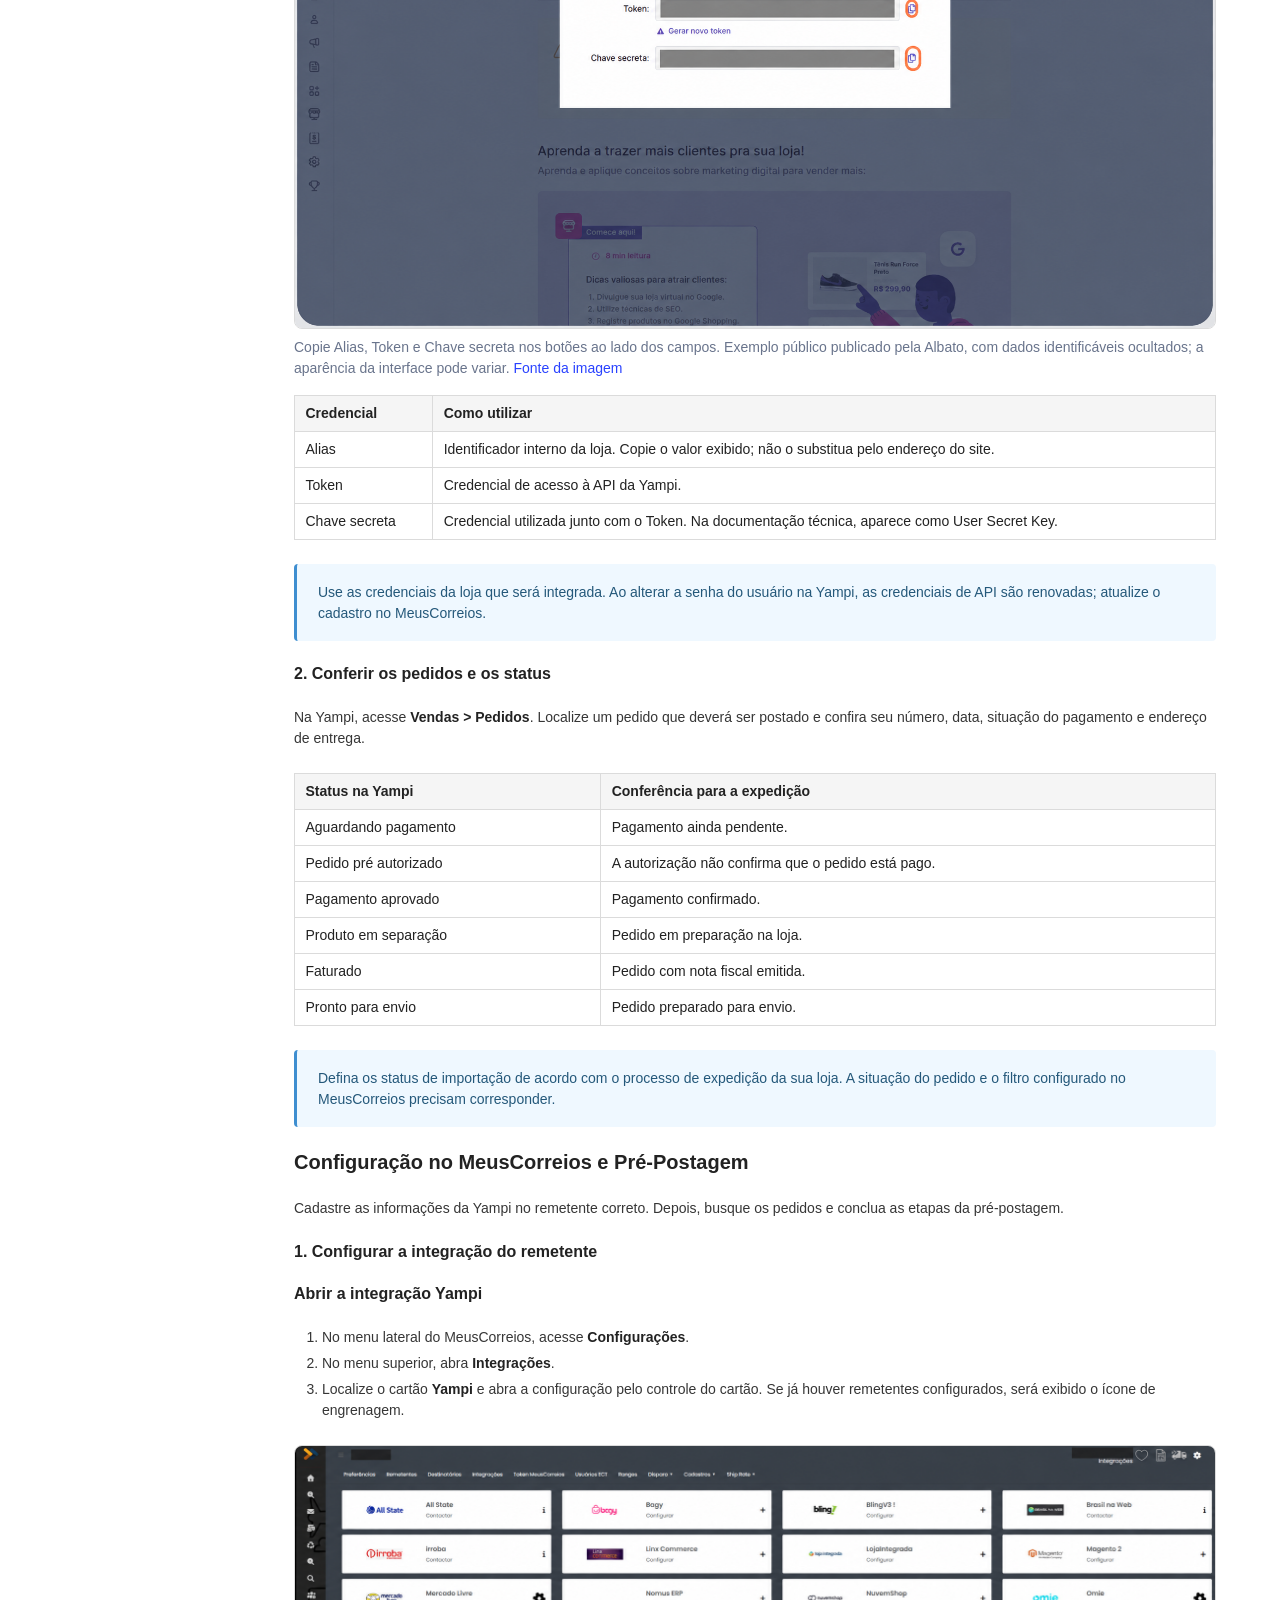
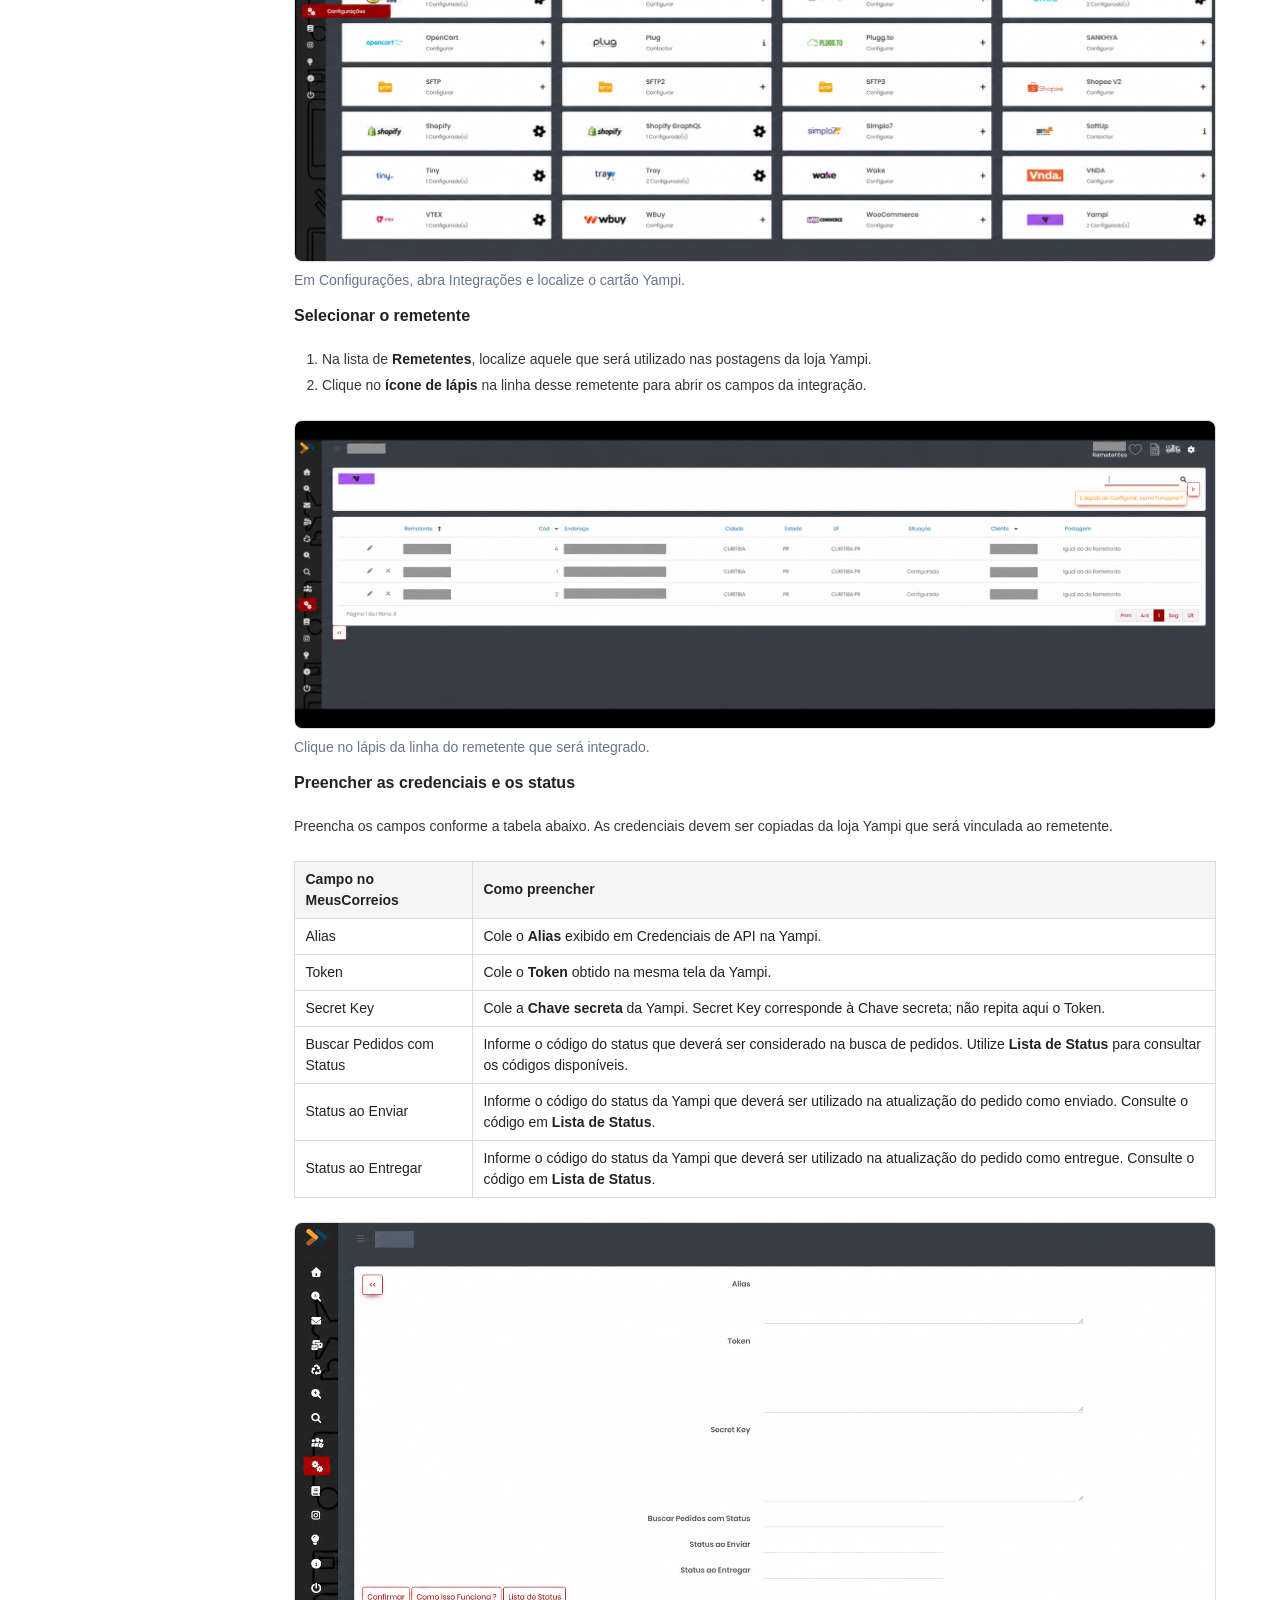
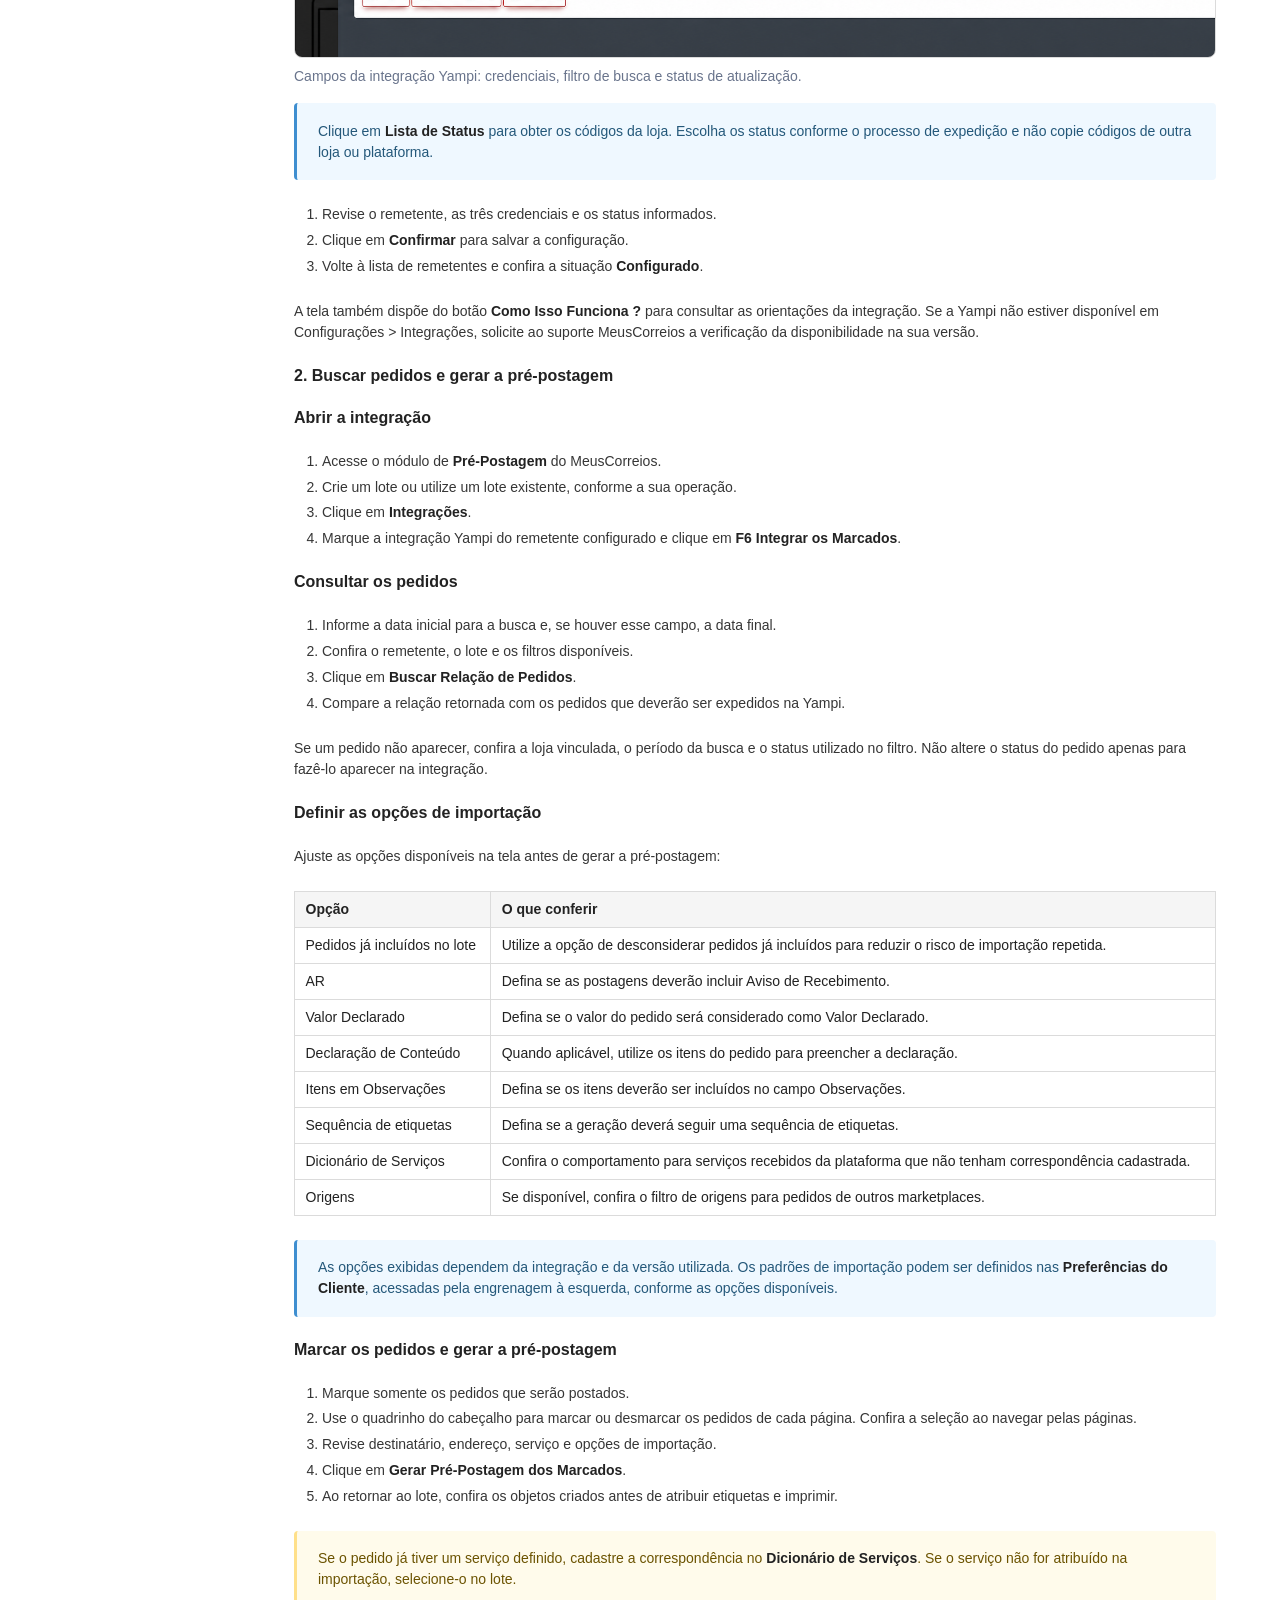
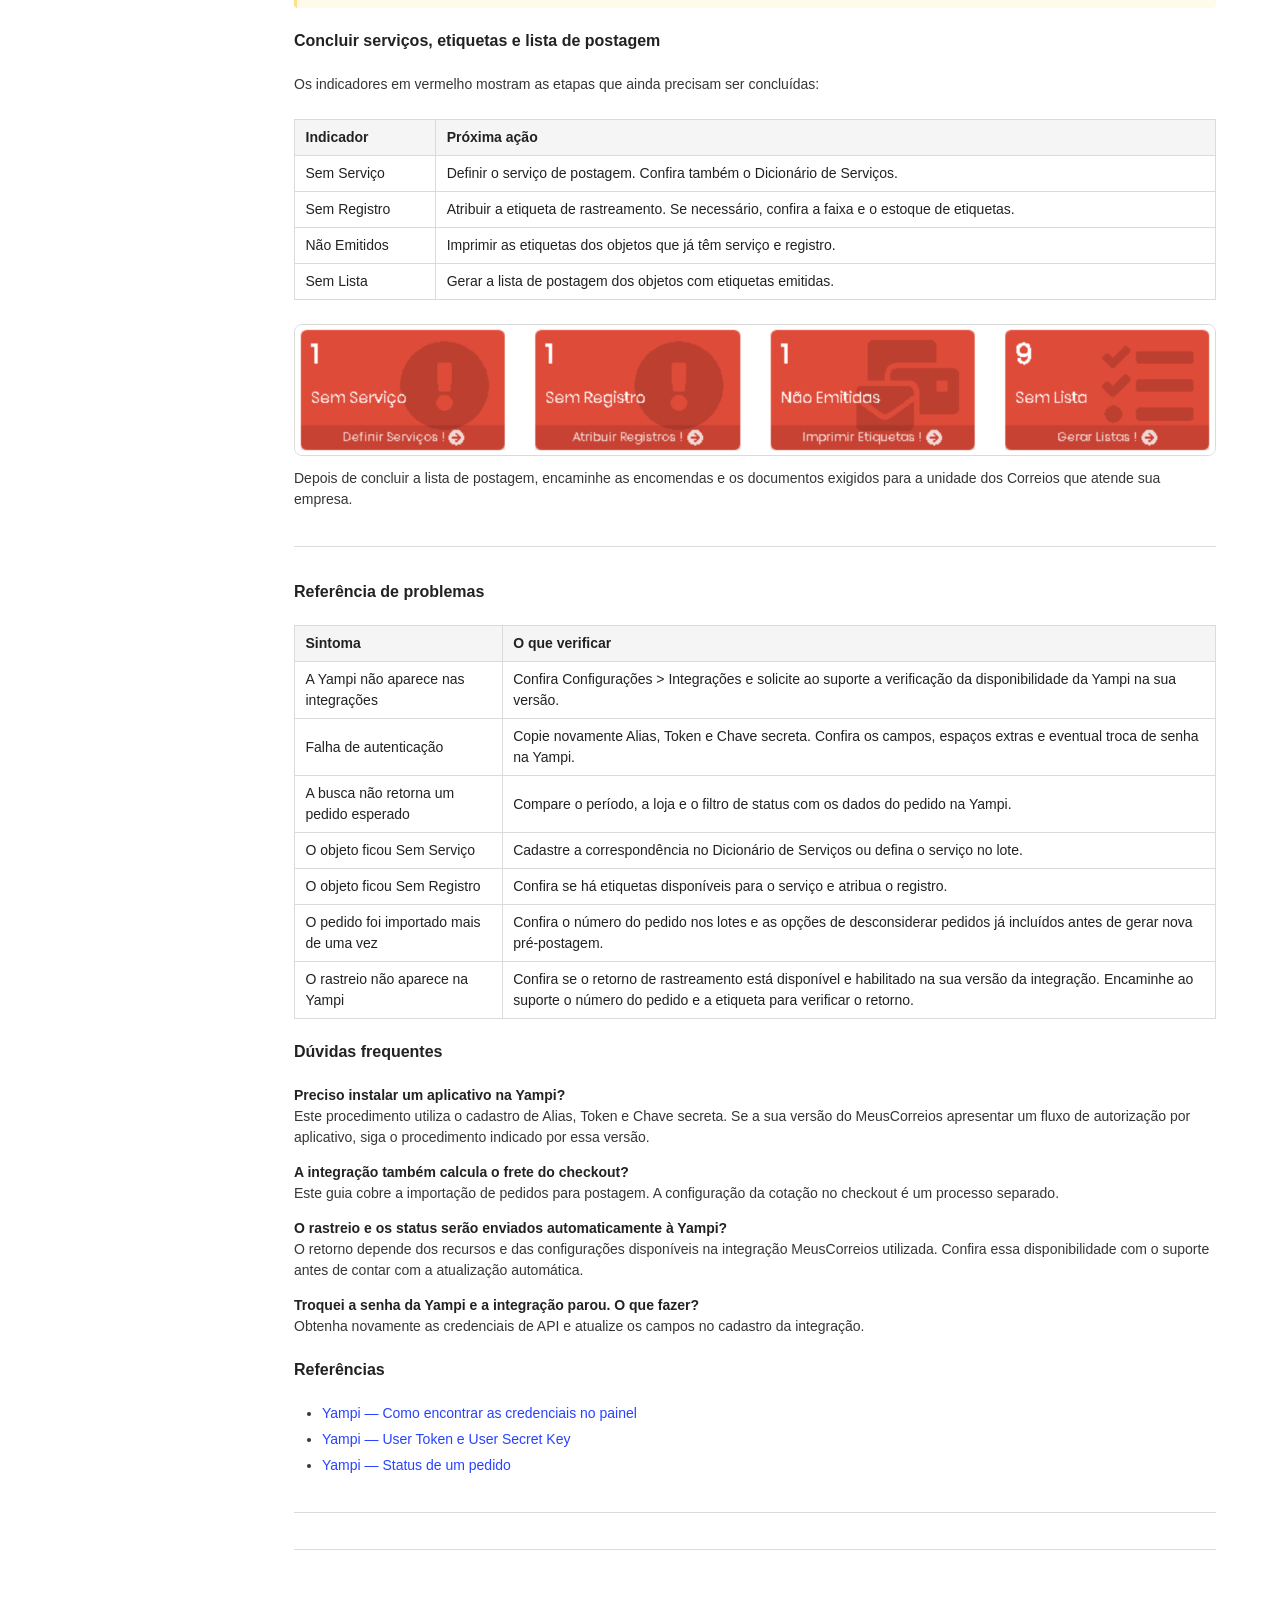
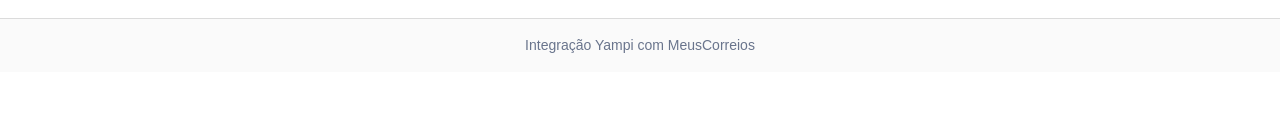
<file: integrYampi/index.html>
<!DOCTYPE html>
<html lang="pt-BR" data-theme="light">

<head>
    <meta charset="UTF-8">
    <meta name="viewport" content="width=device-width, initial-scale=1.0">

    <title>Integração Yampi com MeusCorreios</title>

    <!--
        TEMPLATE PADRÃO — MEUSCORREIOS

        Para novos manuais:
        1. Mantenha a estrutura da navbar, sidebar, columns e main.
        2. Substitua apenas textos, links/IDs e conteúdo das seções.
        3. Não adicione CSS sobrescrevendo navbar, cores, sidebar ou largura principal.
        4. Use sempre section-anchor nas seções que recebem links.
        5. Use tabelas com: table is-fullwidth is-bordered is-size-7.
    -->

    <link rel="stylesheet" href="assets/css/bulma.min.css">
    <link rel="stylesheet" href="assets/css/manual-padrao.css">
</head>

<body>

    <!-- NAVBAR FIXA -->
    <nav class="navbar is-white is-fixed-top manual-navbar" role="navigation" aria-label="main navigation">
        <div class="navbar-brand">
            <span class="navbar-item has-text-weight-semibold is-size-6">📘 Integração Yampi</span>
        </div>

        <div class="navbar-menu is-active">
            <div class="navbar-end is-hidden-mobile">
                <a class="navbar-item is-size-7" href="#sobre">Sobre</a>
                <a class="navbar-item is-size-7" href="#configuracao">Configuração na Yampi</a>
                <a class="navbar-item is-size-7" href="#configuracao2">MeusCorreios e Pré-Postagem</a>
            </div>
        </div>
    </nav>

    <div class="manual-page-offset">
        <section class="section">
            <div class="container">
                <div class="columns manual-layout">

                    <!-- SIDEBAR STICKY -->
                    <div class="column is-narrow is-hidden-mobile manual-sidebar-column">
                        <aside class="menu manual-sidebar">
                            <p class="menu-label">Navegação</p>
                            <ul class="menu-list">
                                <li><a href="#sobre">Sobre este guia</a></li>
                                <li>
                                    <a href="#configuracao">Configuração na Yampi</a>
                                    <ul>
                                        <li><a href="#passo-1">1. Credenciais de API</a></li>
                                        <li><a href="#passo-2">2. Conferir os pedidos</a></li>
                                    </ul>
                                </li>

                                <li>
                                    <a href="#configuracao2">MeusCorreios e Pré-Postagem</a>
                                    <ul>
                                        <li><a href="#pre-1">1. Configurar integração</a></li>
                                        <li><a href="#pre-2">2. Gerar pré-postagem</a></li>
                                    </ul>
                                </li>
                            </ul>
                        </aside>
                    </div>

                    <!-- CONTEÚDO -->
                    <main class="column manual-content-column">

                        <!-- SOBRE -->
                        <div id="sobre" class="section-anchor mb-5">
<h1 class="title is-4">Integração Yampi com MeusCorreios</h1>
<p class="is-size-7 block">Aprenda a obter as credenciais da sua loja Yampi, configurar a integração no remetente do MeusCorreios e importar os pedidos para gerar pré-postagens, etiquetas e lista de postagem.</p>
<div class="notification is-light manual-highlight is-size-7">O processo começa na Yampi, com as credenciais da loja, e continua no MeusCorreios, com a seleção dos pedidos e a preparação da postagem.</div>
<h2 class="title is-6">Antes de começar</h2>
<div class="content is-size-7"><ul>
<li>Acesso ao painel da loja Yampi e às suas credenciais de API.</li>
<li>Acesso ao módulo de Configurações e à Pré-Postagem do MeusCorreios.</li>
<li>Remetente cadastrado com a integração Yampi disponível.</li>
<li>Pedidos com dados do destinatário e endereço de entrega preenchidos.</li>
<li>Serviços e faixa de etiquetas disponíveis para concluir a postagem.</li>
</ul></div>
</div>

                        <hr>
                        <hr>

                        <!-- CONFIGURAÇÃO -->
                        <div id="configuracao" class="section-anchor mb-5">
                            <h2 class="title is-5">Configuração na Yampi</h2>

                            <p class="is-size-7 block">Obtenha as credenciais da loja que terá os pedidos importados e confira quais pedidos estão liberados para expedição.</p>

                            <!-- PASSO 1 -->
                            <div id="passo-1" class="section-anchor mb-5">
<h3 class="title is-6">1. Obter as credenciais de API</h3>
<div class="content is-size-7"><ol>
<li>Acesse o <a href="https://app.yampi.com.br/" target="_blank" rel="noopener noreferrer">painel da Yampi</a> e entre na loja que será integrada.</li>
<li>No canto superior direito, clique no ícone da loja ou do perfil.</li>
<li>Abra <strong>Credenciais de API</strong>.</li>
<li>Copie os valores de <strong>Alias</strong>, <strong>Token</strong> e <strong>Chave secreta</strong> para preencher a configuração no MeusCorreios.</li>
</ol></div>
<figure class="mb-4"><a href="assets/img/yampi-menu-api.png" target="_blank" rel="noopener noreferrer"><img class="manual-image" src="assets/img/yampi-menu-api.png" alt="Painel da Yampi com o menu do perfil aberto e a opção Credenciais de API destacada" loading="lazy"></a><figcaption class="is-size-7 has-text-grey mt-2">No menu do perfil, selecione Credenciais de API. Exemplo público publicado pela Albato, com dados identificáveis ocultados; a aparência da interface pode variar. <a href="https://albato.com/en/wiki/articles/yampi-automate-your-online-store" target="_blank" rel="noopener noreferrer">Fonte da imagem</a></figcaption></figure><figure class="mb-4"><a href="assets/img/yampi-credenciais.png" target="_blank" rel="noopener noreferrer"><img class="manual-image" src="assets/img/yampi-credenciais.png" alt="Janela de Credenciais de API da Yampi com os campos Alias, Token e Chave secreta" loading="lazy"></a><figcaption class="is-size-7 has-text-grey mt-2">Copie Alias, Token e Chave secreta nos botões ao lado dos campos. Exemplo público publicado pela Albato, com dados identificáveis ocultados; a aparência da interface pode variar. <a href="https://albato.com/en/wiki/articles/yampi-automate-your-online-store" target="_blank" rel="noopener noreferrer">Fonte da imagem</a></figcaption></figure><div class="table-container"><table class="table is-fullwidth is-bordered is-size-7">
<thead><tr>
<th>Credencial</th>
<th>Como utilizar</th>
</tr></thead>
<tbody>
<tr>
<td>Alias</td>
<td>Identificador interno da loja. Copie o valor exibido; não o substitua pelo endereço do site.</td>
</tr>
<tr>
<td>Token</td>
<td>Credencial de acesso à API da Yampi.</td>
</tr>
<tr>
<td>Chave secreta</td>
<td>Credencial utilizada junto com o Token. Na documentação técnica, aparece como User Secret Key.</td>
</tr>
</tbody>
</table></div>
<article class="message is-info is-size-7"><div class="message-body">Use as credenciais da loja que será integrada. Ao alterar a senha do usuário na Yampi, as credenciais de API são renovadas; atualize o cadastro no MeusCorreios.</div></article>
</div>

                            <!-- PASSO 2 -->
                            <div id="passo-2" class="section-anchor mb-5">
<h3 class="title is-6">2. Conferir os pedidos e os status</h3>
<p class="is-size-7 block">Na Yampi, acesse <strong>Vendas &gt; Pedidos</strong>. Localize um pedido que deverá ser postado e confira seu número, data, situação do pagamento e endereço de entrega.</p>
<div class="table-container"><table class="table is-fullwidth is-bordered is-size-7">
<thead><tr>
<th>Status na Yampi</th>
<th>Conferência para a expedição</th>
</tr></thead>
<tbody>
<tr>
<td>Aguardando pagamento</td>
<td>Pagamento ainda pendente.</td>
</tr>
<tr>
<td>Pedido pré autorizado</td>
<td>A autorização não confirma que o pedido está pago.</td>
</tr>
<tr>
<td>Pagamento aprovado</td>
<td>Pagamento confirmado.</td>
</tr>
<tr>
<td>Produto em separação</td>
<td>Pedido em preparação na loja.</td>
</tr>
<tr>
<td>Faturado</td>
<td>Pedido com nota fiscal emitida.</td>
</tr>
<tr>
<td>Pronto para envio</td>
<td>Pedido preparado para envio.</td>
</tr>
</tbody>
</table></div>
<article class="message is-info is-size-7"><div class="message-body">Defina os status de importação de acordo com o processo de expedição da sua loja. A situação do pedido e o filtro configurado no MeusCorreios precisam corresponder.</div></article>
</div>
                        </div>
                        <!-- CONFIGURAÇÃO MC-->
                        <div id="configuracao2" class="section-anchor mb-5">
                            <h2 class="title is-5">Configuração no MeusCorreios e Pré-Postagem</h2>

                            <p class="is-size-7 block">Cadastre as informações da Yampi no remetente correto. Depois, busque os pedidos e conclua as etapas da pré-postagem.</p>

                            <!-- PASSO 1 -->
                            <div id="pre-1" class="section-anchor mb-5">
<h3 class="title is-6">1. Configurar a integração do remetente</h3>
<h4 class="title is-6">Abrir a integração Yampi</h4>
<div class="content is-size-7"><ol>
<li>No menu lateral do MeusCorreios, acesse <strong>Configurações</strong>.</li>
<li>No menu superior, abra <strong>Integrações</strong>.</li>
<li>Localize o cartão <strong>Yampi</strong> e abra a configuração pelo controle do cartão. Se já houver remetentes configurados, será exibido o ícone de engrenagem.</li>
</ol></div>
<figure class="mb-4"><a href="assets/img/mc-integracoes.png" target="_blank" rel="noopener noreferrer"><img class="manual-image" src="assets/img/mc-integracoes.png" alt="Tela de integrações do MeusCorreios com o cartão Yampi no canto inferior direito" loading="lazy"></a><figcaption class="is-size-7 has-text-grey mt-2">Em Configurações, abra Integrações e localize o cartão Yampi.</figcaption></figure><h4 class="title is-6">Selecionar o remetente</h4>
<div class="content is-size-7"><ol>
<li>Na lista de <strong>Remetentes</strong>, localize aquele que será utilizado nas postagens da loja Yampi.</li>
<li>Clique no <strong>ícone de lápis</strong> na linha desse remetente para abrir os campos da integração.</li>
</ol></div>
<figure class="mb-4"><a href="assets/img/mc-remetentes.png" target="_blank" rel="noopener noreferrer"><img class="manual-image" src="assets/img/mc-remetentes.png" alt="Lista de remetentes da integração Yampi no MeusCorreios com ícones de edição à esquerda" loading="lazy"></a><figcaption class="is-size-7 has-text-grey mt-2">Clique no lápis da linha do remetente que será integrado.</figcaption></figure><h4 class="title is-6">Preencher as credenciais e os status</h4>
<p class="is-size-7 block">Preencha os campos conforme a tabela abaixo. As credenciais devem ser copiadas da loja Yampi que será vinculada ao remetente.</p>
<div class="table-container"><table class="table is-fullwidth is-bordered is-size-7">
<thead><tr>
<th>Campo no MeusCorreios</th>
<th>Como preencher</th>
</tr></thead>
<tbody>
<tr>
<td>Alias</td>
<td>Cole o <strong>Alias</strong> exibido em Credenciais de API na Yampi.</td>
</tr>
<tr>
<td>Token</td>
<td>Cole o <strong>Token</strong> obtido na mesma tela da Yampi.</td>
</tr>
<tr>
<td>Secret Key</td>
<td>Cole a <strong>Chave secreta</strong> da Yampi. Secret Key corresponde à Chave secreta; não repita aqui o Token.</td>
</tr>
<tr>
<td>Buscar Pedidos com Status</td>
<td>Informe o código do status que deverá ser considerado na busca de pedidos. Utilize <strong>Lista de Status</strong> para consultar os códigos disponíveis.</td>
</tr>
<tr>
<td>Status ao Enviar</td>
<td>Informe o código do status da Yampi que deverá ser utilizado na atualização do pedido como enviado. Consulte o código em <strong>Lista de Status</strong>.</td>
</tr>
<tr>
<td>Status ao Entregar</td>
<td>Informe o código do status da Yampi que deverá ser utilizado na atualização do pedido como entregue. Consulte o código em <strong>Lista de Status</strong>.</td>
</tr>
</tbody>
</table></div>
<figure class="mb-4"><a href="assets/img/mc-configuracao-yampi.png" target="_blank" rel="noopener noreferrer"><img class="manual-image" src="assets/img/mc-configuracao-yampi.png" alt="Formulário da Yampi no MeusCorreios com Alias, Token, Secret Key, Buscar Pedidos com Status, Status ao Enviar, Status ao Entregar e Lista de Status" loading="lazy"></a><figcaption class="is-size-7 has-text-grey mt-2">Campos da integração Yampi: credenciais, filtro de busca e status de atualização.</figcaption></figure><article class="message is-info is-size-7"><div class="message-body">Clique em <strong>Lista de Status</strong> para obter os códigos da loja. Escolha os status conforme o processo de expedição e não copie códigos de outra loja ou plataforma.</div></article>
<div class="content is-size-7"><ol>
<li>Revise o remetente, as três credenciais e os status informados.</li>
<li>Clique em <strong>Confirmar</strong> para salvar a configuração.</li>
<li>Volte à lista de remetentes e confira a situação <strong>Configurado</strong>.</li>
</ol></div>
<p class="is-size-7 block">A tela também dispõe do botão <strong>Como Isso Funciona ?</strong> para consultar as orientações da integração. Se a Yampi não estiver disponível em Configurações &gt; Integrações, solicite ao suporte MeusCorreios a verificação da disponibilidade na sua versão.</p>
</div>

                            <!-- PASSO 2 -->
                            <div id="pre-2" class="section-anchor mb-5">
<h3 class="title is-6">2. Buscar pedidos e gerar a pré-postagem</h3>
<h4 class="title is-6">Abrir a integração</h4>
<div class="content is-size-7"><ol>
<li>Acesse o módulo de <strong>Pré-Postagem</strong> do MeusCorreios.</li>
<li>Crie um lote ou utilize um lote existente, conforme a sua operação.</li>
<li>Clique em <strong>Integrações</strong>.</li>
<li>Marque a integração Yampi do remetente configurado e clique em <strong>F6 Integrar os Marcados</strong>.</li>
</ol></div>
<h4 class="title is-6">Consultar os pedidos</h4>
<div class="content is-size-7"><ol>
<li>Informe a data inicial para a busca e, se houver esse campo, a data final.</li>
<li>Confira o remetente, o lote e os filtros disponíveis.</li>
<li>Clique em <strong>Buscar Relação de Pedidos</strong>.</li>
<li>Compare a relação retornada com os pedidos que deverão ser expedidos na Yampi.</li>
</ol></div>
<p class="is-size-7 block">Se um pedido não aparecer, confira a loja vinculada, o período da busca e o status utilizado no filtro. Não altere o status do pedido apenas para fazê-lo aparecer na integração.</p>
<h4 class="title is-6">Definir as opções de importação</h4>
<p class="is-size-7 block">Ajuste as opções disponíveis na tela antes de gerar a pré-postagem:</p>
<div class="table-container"><table class="table is-fullwidth is-bordered is-size-7">
<thead><tr>
<th>Opção</th>
<th>O que conferir</th>
</tr></thead>
<tbody>
<tr>
<td>Pedidos já incluídos no lote</td>
<td>Utilize a opção de desconsiderar pedidos já incluídos para reduzir o risco de importação repetida.</td>
</tr>
<tr>
<td>AR</td>
<td>Defina se as postagens deverão incluir Aviso de Recebimento.</td>
</tr>
<tr>
<td>Valor Declarado</td>
<td>Defina se o valor do pedido será considerado como Valor Declarado.</td>
</tr>
<tr>
<td>Declaração de Conteúdo</td>
<td>Quando aplicável, utilize os itens do pedido para preencher a declaração.</td>
</tr>
<tr>
<td>Itens em Observações</td>
<td>Defina se os itens deverão ser incluídos no campo Observações.</td>
</tr>
<tr>
<td>Sequência de etiquetas</td>
<td>Defina se a geração deverá seguir uma sequência de etiquetas.</td>
</tr>
<tr>
<td>Dicionário de Serviços</td>
<td>Confira o comportamento para serviços recebidos da plataforma que não tenham correspondência cadastrada.</td>
</tr>
<tr>
<td>Origens</td>
<td>Se disponível, confira o filtro de origens para pedidos de outros marketplaces.</td>
</tr>
</tbody>
</table></div>
<article class="message is-info is-size-7"><div class="message-body">As opções exibidas dependem da integração e da versão utilizada. Os padrões de importação podem ser definidos nas <strong>Preferências do Cliente</strong>, acessadas pela engrenagem à esquerda, conforme as opções disponíveis.</div></article><h4 class="title is-6">Marcar os pedidos e gerar a pré-postagem</h4>
<div class="content is-size-7"><ol>
<li>Marque somente os pedidos que serão postados.</li>
<li>Use o quadrinho do cabeçalho para marcar ou desmarcar os pedidos de cada página. Confira a seleção ao navegar pelas páginas.</li>
<li>Revise destinatário, endereço, serviço e opções de importação.</li>
<li>Clique em <strong>Gerar Pré-Postagem dos Marcados</strong>.</li>
<li>Ao retornar ao lote, confira os objetos criados antes de atribuir etiquetas e imprimir.</li>
</ol></div>
<article class="message is-warning is-size-7"><div class="message-body">Se o pedido já tiver um serviço definido, cadastre a correspondência no <strong>Dicionário de Serviços</strong>. Se o serviço não for atribuído na importação, selecione-o no lote.</div></article><h4 class="title is-6">Concluir serviços, etiquetas e lista de postagem</h4>
<p class="is-size-7 block">Os indicadores em vermelho mostram as etapas que ainda precisam ser concluídas:</p>
<div class="table-container"><table class="table is-fullwidth is-bordered is-size-7">
<thead><tr>
<th>Indicador</th>
<th>Próxima ação</th>
</tr></thead>
<tbody>
<tr>
<td>Sem Serviço</td>
<td>Definir o serviço de postagem. Confira também o Dicionário de Serviços.</td>
</tr>
<tr>
<td>Sem Registro</td>
<td>Atribuir a etiqueta de rastreamento. Se necessário, confira a faixa e o estoque de etiquetas.</td>
</tr>
<tr>
<td>Não Emitidos</td>
<td>Imprimir as etiquetas dos objetos que já têm serviço e registro.</td>
</tr>
<tr>
<td>Sem Lista</td>
<td>Gerar a lista de postagem dos objetos com etiquetas emitidas.</td>
</tr>
</tbody>
</table></div>
<img class="manual-image mb-3" src="assets/img/etapas-prepostagem.png" alt="Indicadores do MeusCorreios: Sem Serviço, Sem Registro, Não Emitidos e Sem Lista" loading="lazy"><p class="is-size-7 block">Depois de concluir a lista de postagem, encaminhe as encomendas e os documentos exigidos para a unidade dos Correios que atende sua empresa.</p>
<hr>
<h4 class="title is-6">Referência de problemas</h4>
<div class="table-container"><table class="table is-fullwidth is-bordered is-size-7">
<thead><tr>
<th>Sintoma</th>
<th>O que verificar</th>
</tr></thead>
<tbody>
<tr>
<td>A Yampi não aparece nas integrações</td>
<td>Confira Configurações &gt; Integrações e solicite ao suporte a verificação da disponibilidade da Yampi na sua versão.</td>
</tr>
<tr>
<td>Falha de autenticação</td>
<td>Copie novamente Alias, Token e Chave secreta. Confira os campos, espaços extras e eventual troca de senha na Yampi.</td>
</tr>
<tr>
<td>A busca não retorna um pedido esperado</td>
<td>Compare o período, a loja e o filtro de status com os dados do pedido na Yampi.</td>
</tr>
<tr>
<td>O objeto ficou Sem Serviço</td>
<td>Cadastre a correspondência no Dicionário de Serviços ou defina o serviço no lote.</td>
</tr>
<tr>
<td>O objeto ficou Sem Registro</td>
<td>Confira se há etiquetas disponíveis para o serviço e atribua o registro.</td>
</tr>
<tr>
<td>O pedido foi importado mais de uma vez</td>
<td>Confira o número do pedido nos lotes e as opções de desconsiderar pedidos já incluídos antes de gerar nova pré-postagem.</td>
</tr>
<tr>
<td>O rastreio não aparece na Yampi</td>
<td>Confira se o retorno de rastreamento está disponível e habilitado na sua versão da integração. Encaminhe ao suporte o número do pedido e a etiqueta para verificar o retorno.</td>
</tr>
</tbody>
</table></div>
<h4 class="title is-6">Dúvidas frequentes</h4>
<div class="content is-size-7">
<p><strong>Preciso instalar um aplicativo na Yampi?</strong><br>Este procedimento utiliza o cadastro de Alias, Token e Chave secreta. Se a sua versão do MeusCorreios apresentar um fluxo de autorização por aplicativo, siga o procedimento indicado por essa versão.</p>
<p><strong>A integração também calcula o frete do checkout?</strong><br>Este guia cobre a importação de pedidos para postagem. A configuração da cotação no checkout é um processo separado.</p>
<p><strong>O rastreio e os status serão enviados automaticamente à Yampi?</strong><br>O retorno depende dos recursos e das configurações disponíveis na integração MeusCorreios utilizada. Confira essa disponibilidade com o suporte antes de contar com a atualização automática.</p>
<p><strong>Troquei a senha da Yampi e a integração parou. O que fazer?</strong><br>Obtenha novamente as credenciais de API e atualize os campos no cadastro da integração.</p>
</div>
<h4 class="title is-6">Referências</h4>
<div class="content is-size-7"><ul>
<li><a href="https://help.yampi.com.br/pt-BR/articles/8273507-como-encontrar-as-credenciais-em-seu-painel-da-yampi" target="_blank" rel="noopener noreferrer">Yampi — Como encontrar as credenciais no painel</a></li>
<li><a href="https://docs.yampi.com.br/auth/auth-user-token" target="_blank" rel="noopener noreferrer">Yampi — User Token e User Secret Key</a></li>
<li><a href="https://help.yampi.com.br/pt-BR/articles/6067122-quais-sao-os-status-de-um-pedido" target="_blank" rel="noopener noreferrer">Yampi — Status de um pedido</a></li>
</ul></div>
</div>
                        </div>

                        <hr>
                        <hr>
                    </main>
                </div>
            </div>
        </section>
    </div>

    <footer class="footer manual-footer">
        <div class="content has-text-centered is-size-7 has-text-grey">Integração Yampi com MeusCorreios</div>
    </footer>

<script src="assets/js/manual.js" defer></script>
</body>

</html>
</file>
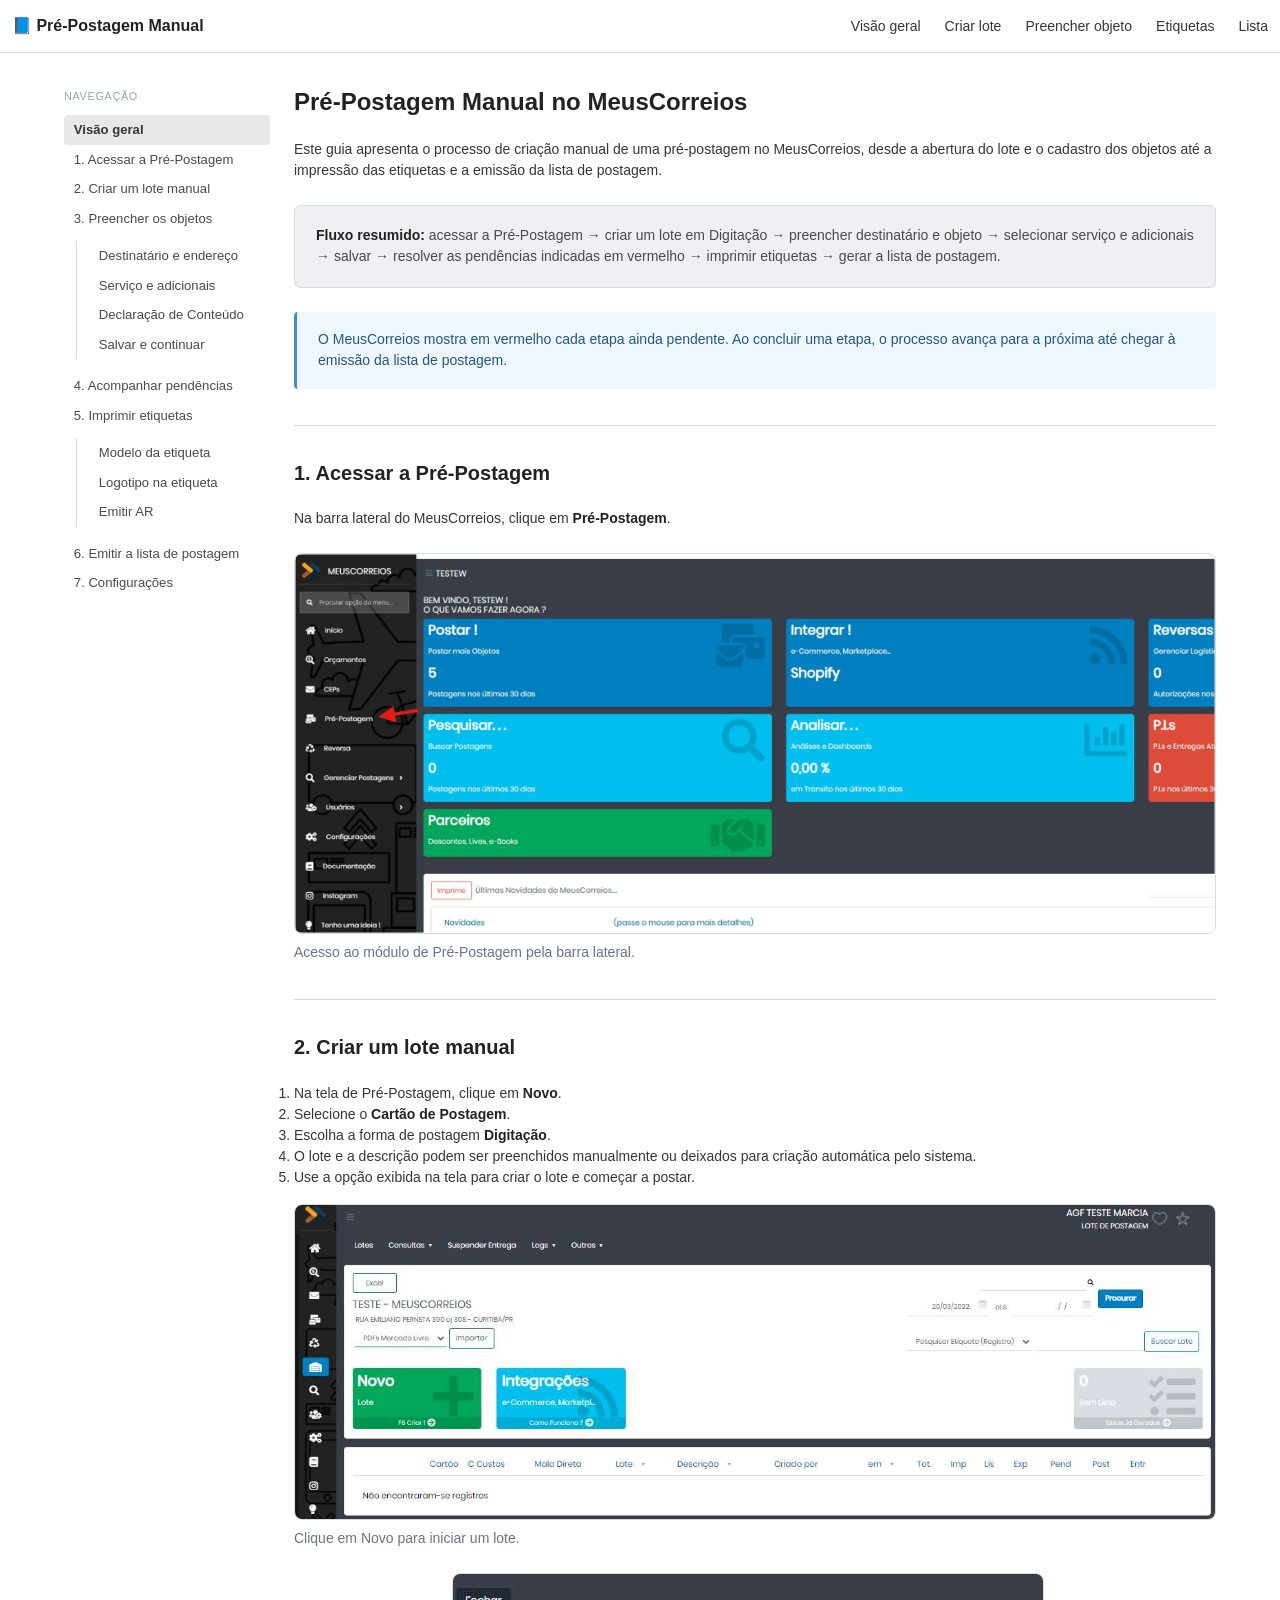
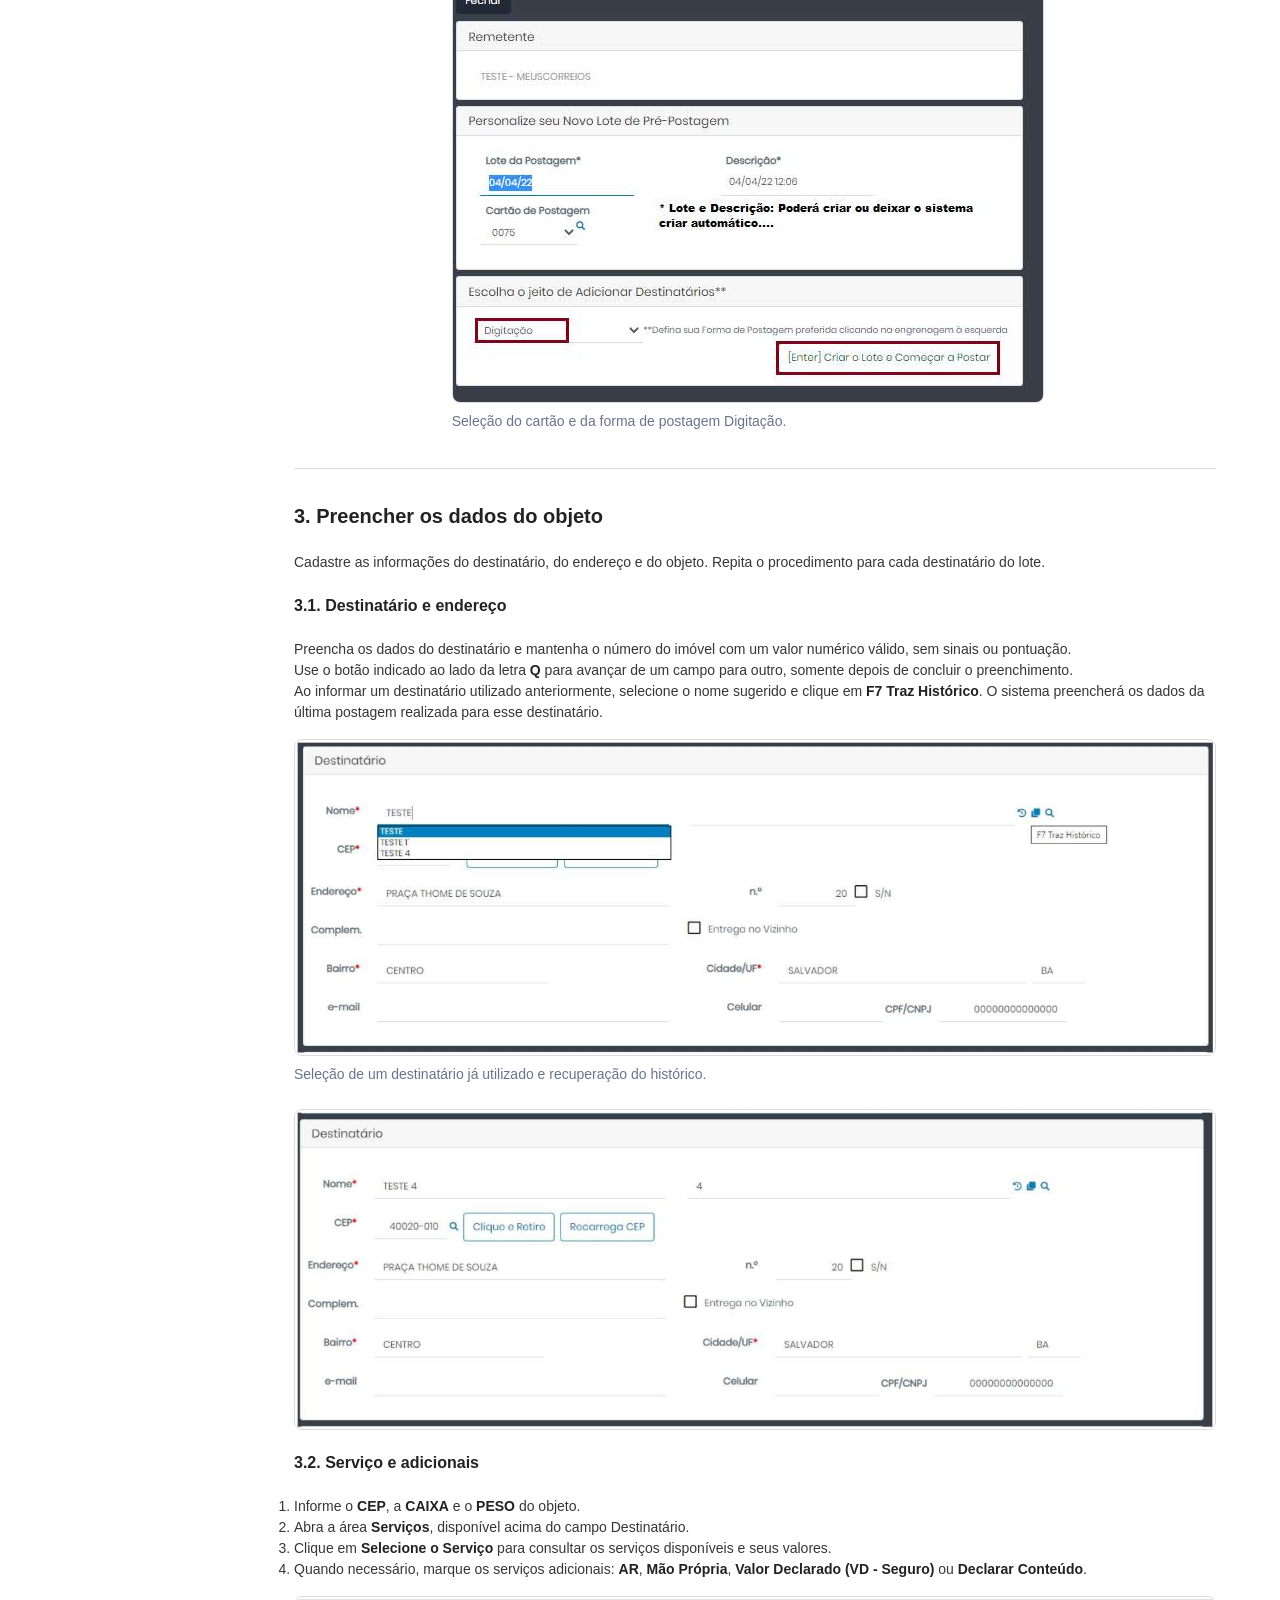
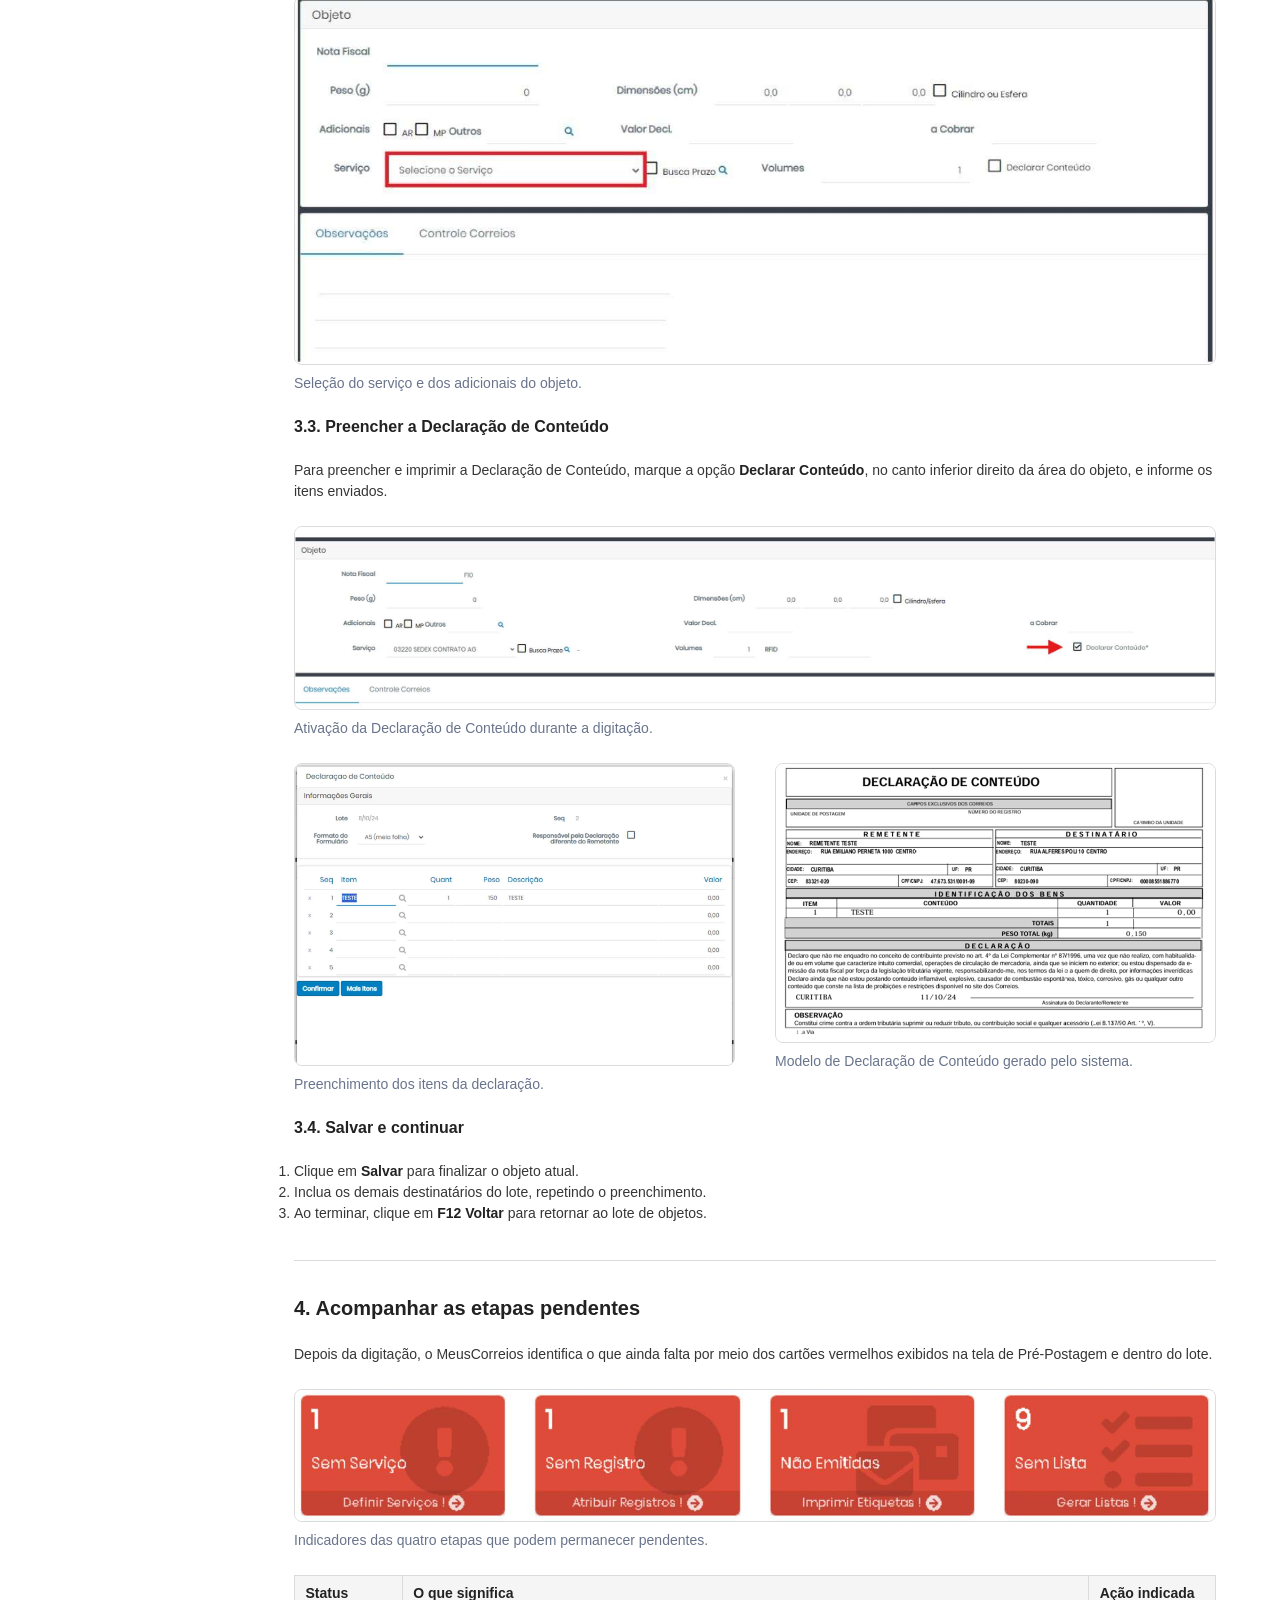
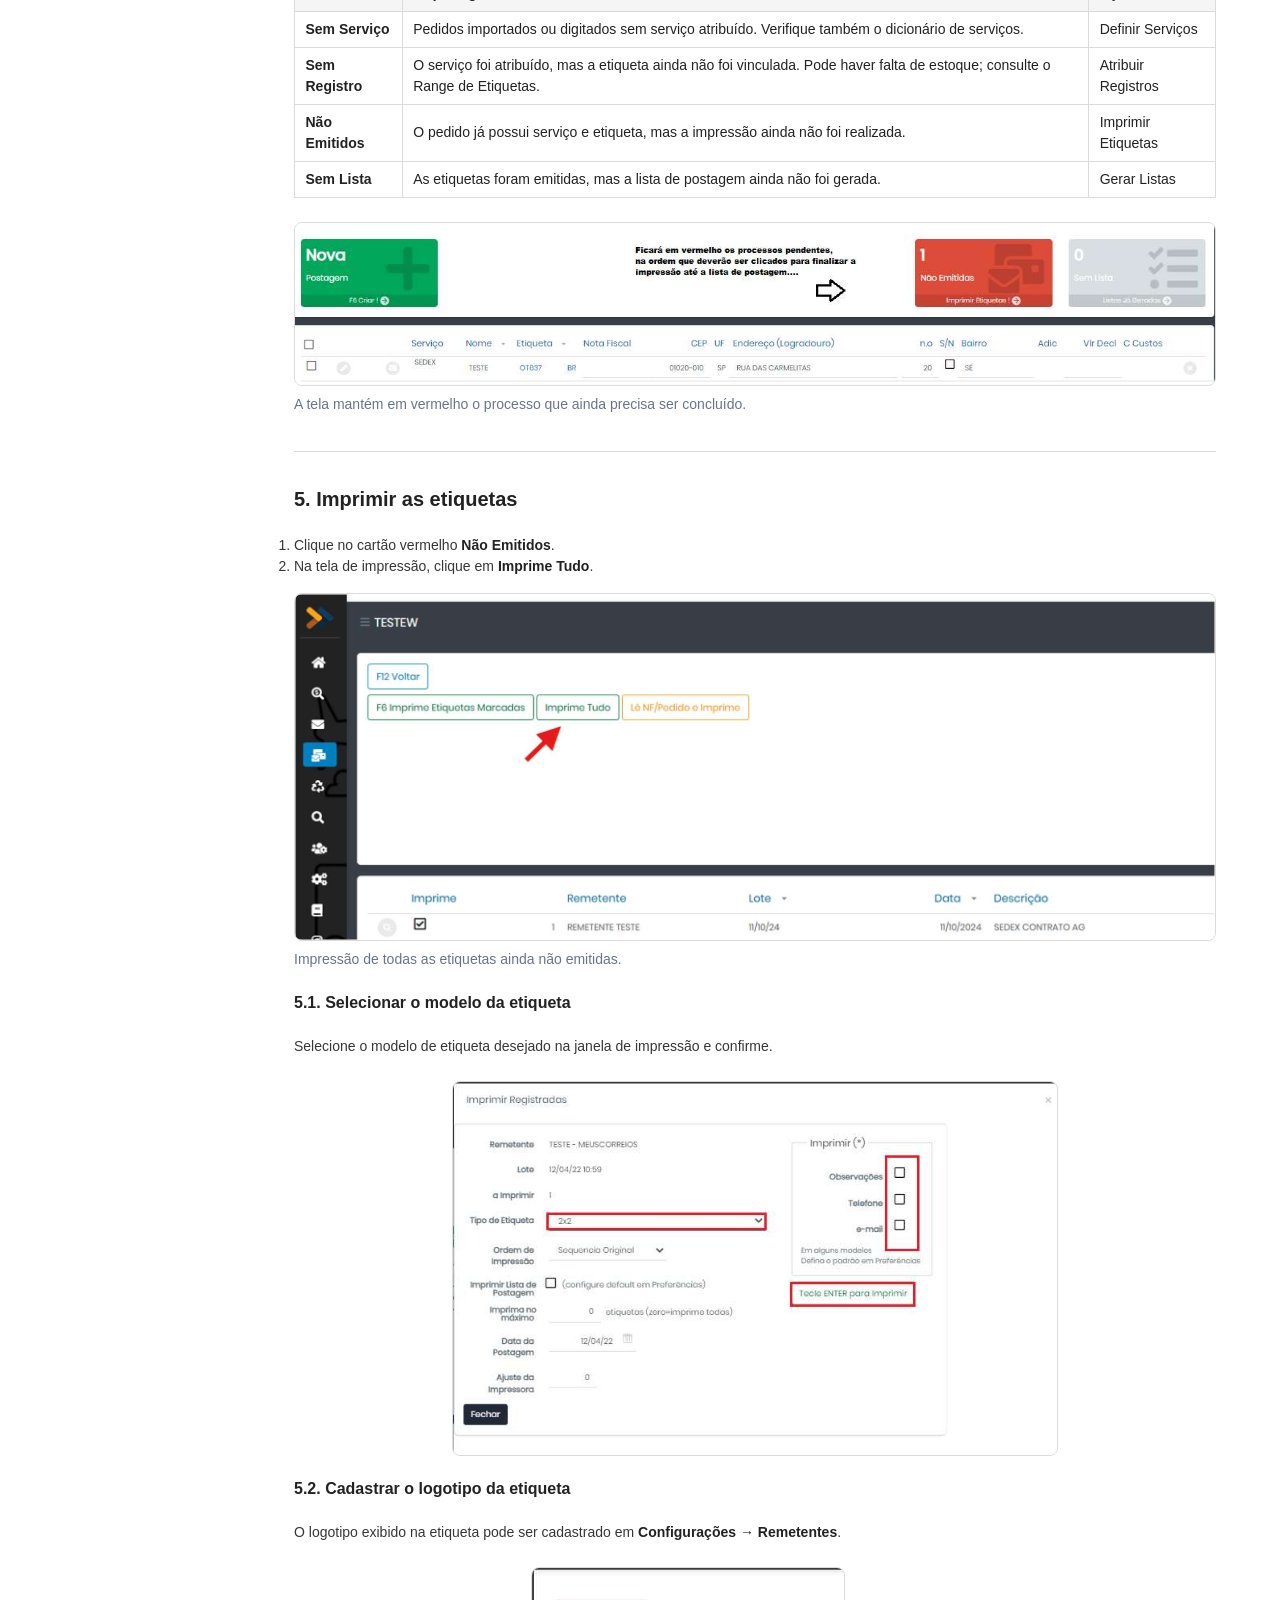
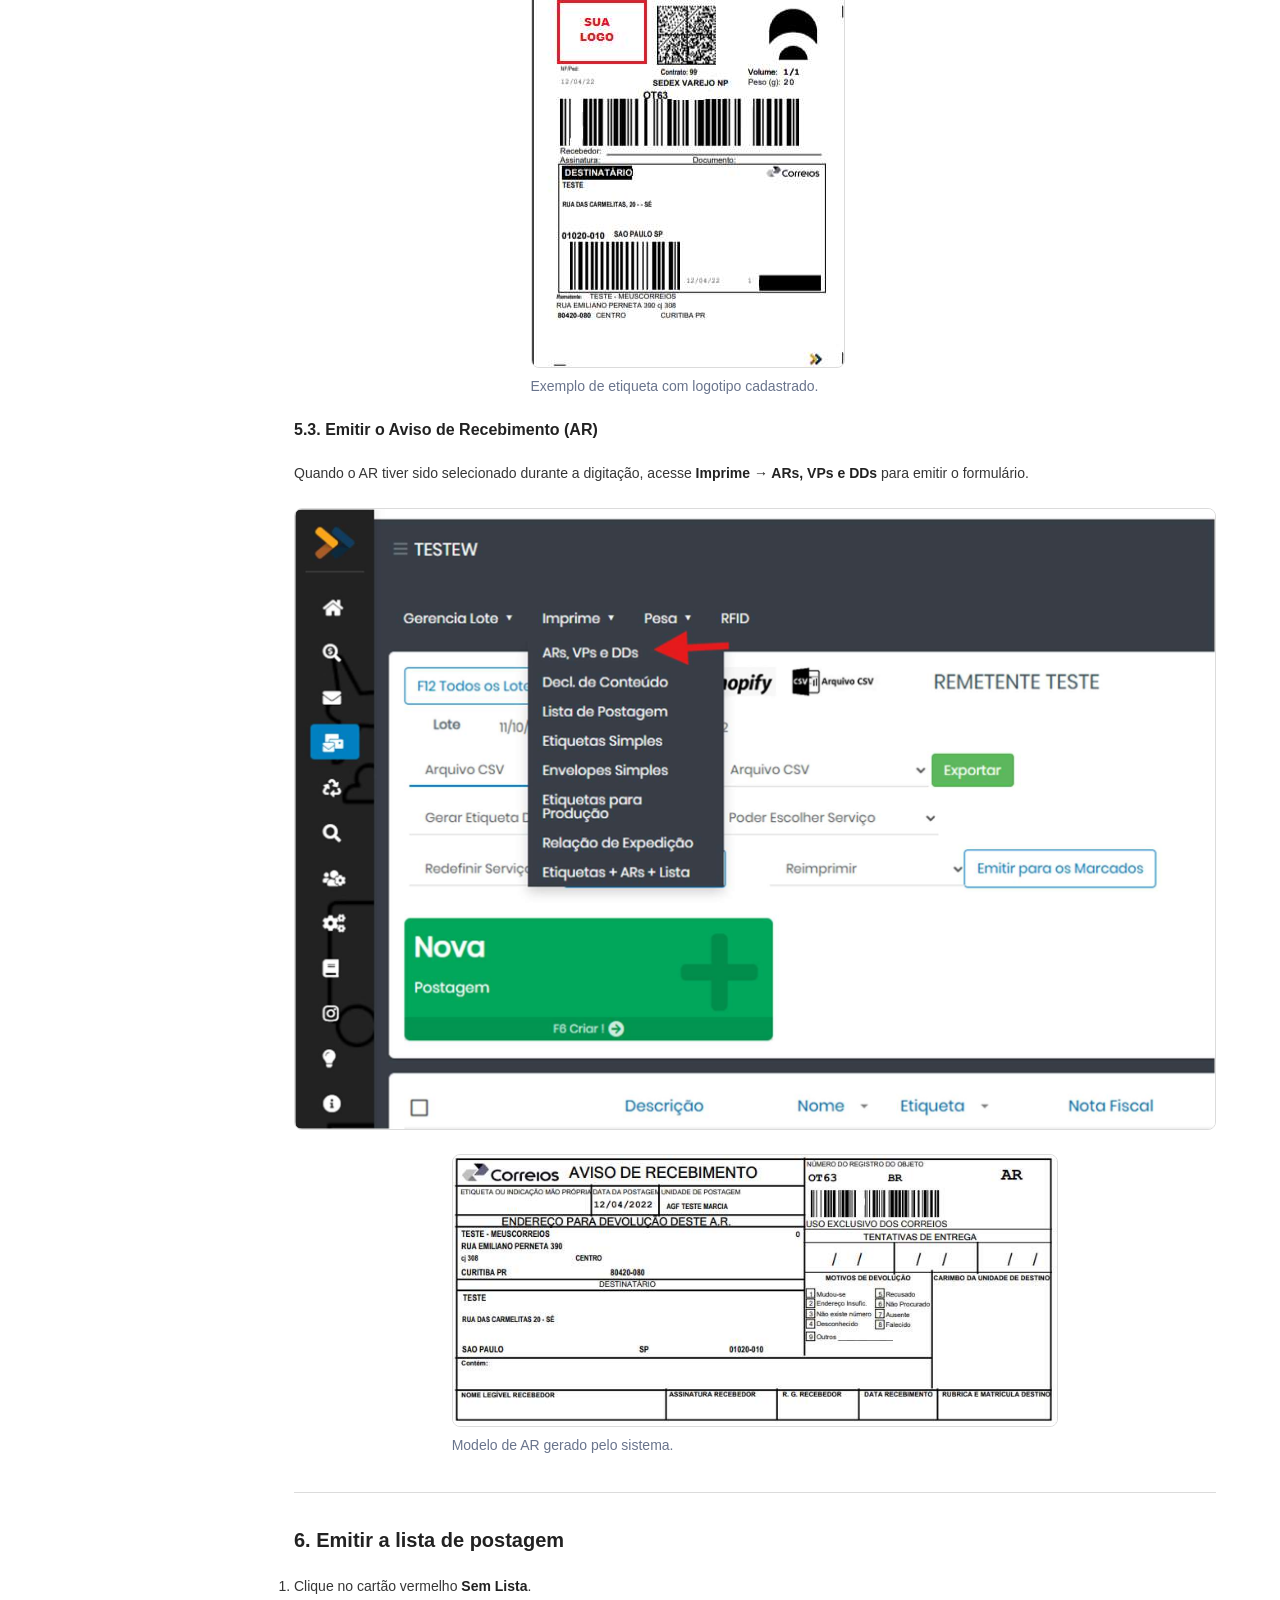
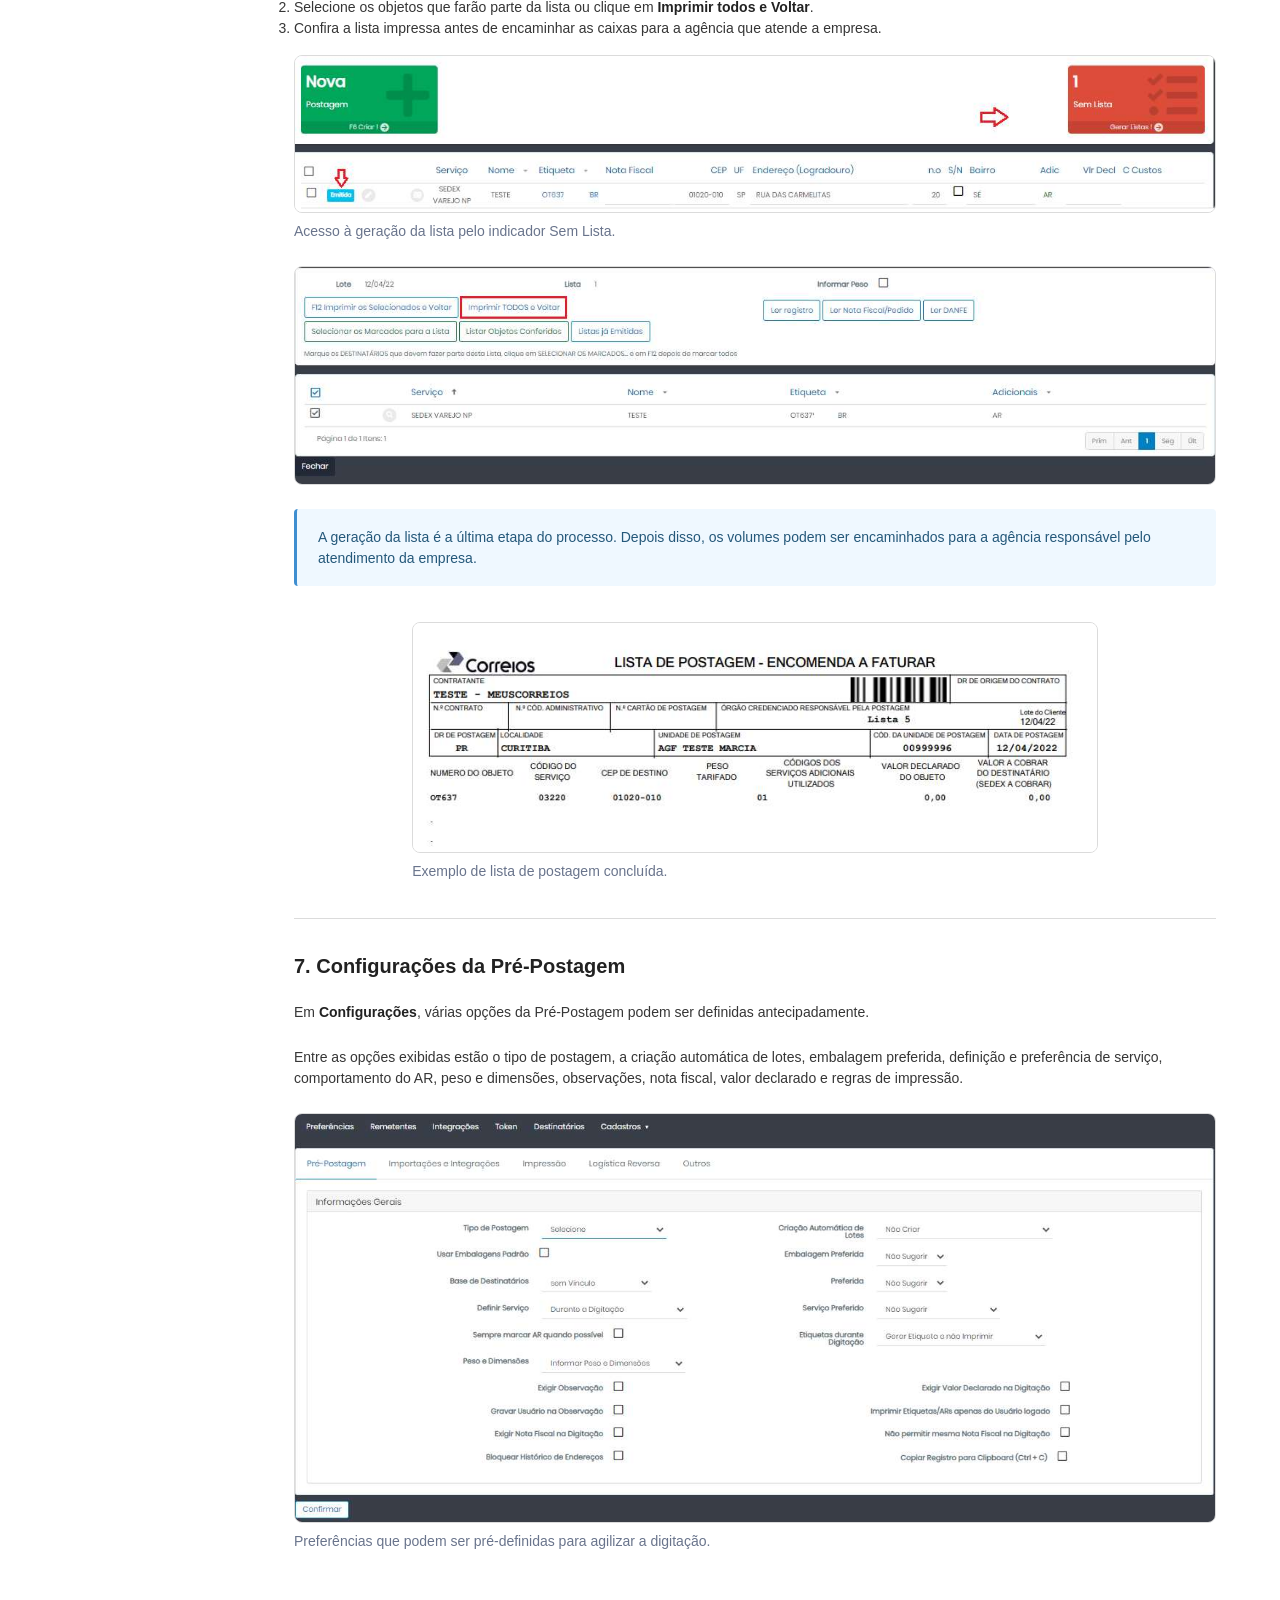
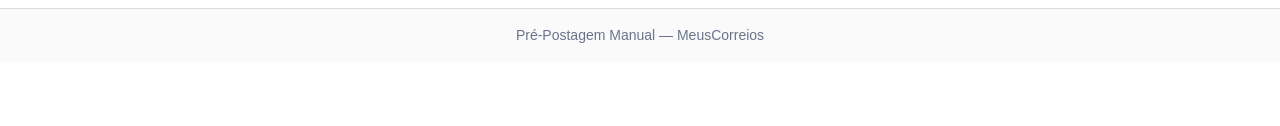
<file: PreManualMC/index.html>
<!DOCTYPE html>
<html lang="pt-BR" data-theme="light">
<head>
    <meta charset="UTF-8" />
    <meta name="viewport" content="width=device-width, initial-scale=1.0" />
    <meta name="description" content="Guia para criar uma pré-postagem manual no MeusCorreios, cadastrar objetos, selecionar serviços, imprimir etiquetas e emitir a lista de postagem." />
    <title>Pré-Postagem Manual no MeusCorreios</title>
    <link rel="stylesheet" href="assets/css/bulma.min.css" />
    <link rel="stylesheet" href="assets/css/manual-padrao.css" />
</head>
<body>
    <nav class="navbar is-white is-fixed-top manual-navbar" role="navigation" aria-label="Navegação principal">
        <div class="navbar-brand">
            <span class="navbar-item has-text-weight-semibold is-size-6">📘 Pré-Postagem Manual</span>
        </div>
        <div class="navbar-menu is-active">
            <div class="navbar-end is-hidden-mobile">
                <a class="navbar-item is-size-7" href="#visao-geral">Visão geral</a>
                <a class="navbar-item is-size-7" href="#criar-lote">Criar lote</a>
                <a class="navbar-item is-size-7" href="#preencher-objeto">Preencher objeto</a>
                <a class="navbar-item is-size-7" href="#imprimir-etiquetas">Etiquetas</a>
                <a class="navbar-item is-size-7" href="#emitir-lista">Lista</a>
            </div>
        </div>
    </nav>

    <div class="manual-page-offset">
        <section class="section">
            <div class="container">
                <div class="columns manual-layout">
                    <div class="column is-narrow is-hidden-mobile manual-sidebar-column">
                        <aside class="menu manual-sidebar">
                            <p class="menu-label">Navegação</p>
                            <ul class="menu-list">
                                <li><a href="#visao-geral">Visão geral</a></li>
                                <li><a href="#acessar-pre-postagem">1. Acessar a Pré-Postagem</a></li>
                                <li><a href="#criar-lote">2. Criar um lote manual</a></li>
                                <li>
                                    <a href="#preencher-objeto">3. Preencher os objetos</a>
                                    <ul>
                                        <li><a href="#destinatario-endereco">Destinatário e endereço</a></li>
                                        <li><a href="#servico-adicionais">Serviço e adicionais</a></li>
                                        <li><a href="#declaracao-conteudo">Declaração de Conteúdo</a></li>
                                        <li><a href="#salvar-continuar">Salvar e continuar</a></li>
                                    </ul>
                                </li>
                                <li><a href="#acompanhar-pendencias">4. Acompanhar pendências</a></li>
                                <li>
                                    <a href="#imprimir-etiquetas">5. Imprimir etiquetas</a>
                                    <ul>
                                        <li><a href="#modelo-etiqueta">Modelo da etiqueta</a></li>
                                        <li><a href="#logo-etiqueta">Logotipo na etiqueta</a></li>
                                        <li><a href="#emitir-ar">Emitir AR</a></li>
                                    </ul>
                                </li>
                                <li><a href="#emitir-lista">6. Emitir a lista de postagem</a></li>
                                <li><a href="#configuracoes">7. Configurações</a></li>
                            </ul>
                        </aside>
                    </div>

                    <main class="column manual-content-column">
                        <section id="visao-geral" class="section-anchor mb-5">
                            <h1 class="title is-4">Pré-Postagem Manual no MeusCorreios</h1>
                            <p class="block is-size-7">
                                Este guia apresenta o processo de criação manual de uma pré-postagem no MeusCorreios, desde a abertura do lote e o cadastro dos objetos até a impressão das etiquetas e a emissão da lista de postagem.
                            </p>

                            <div class="notification is-light manual-highlight is-size-7">
                                <strong>Fluxo resumido:</strong> acessar a Pré-Postagem → criar um lote em Digitação → preencher destinatário e objeto → selecionar serviço e adicionais → salvar → resolver as pendências indicadas em vermelho → imprimir etiquetas → gerar a lista de postagem.
                            </div>

                            <article class="message is-info is-size-7">
                                <div class="message-body">
                                    O MeusCorreios mostra em vermelho cada etapa ainda pendente. Ao concluir uma etapa, o processo avança para a próxima até chegar à emissão da lista de postagem.
                                </div>
                            </article>
                        </section>

                        <hr />

                        <section id="acessar-pre-postagem" class="section-anchor mb-5">
                            <h2 class="title is-5">1. Acessar a Pré-Postagem</h2>
                            <p class="block is-size-7">Na barra lateral do MeusCorreios, clique em <strong>Pré-Postagem</strong>.</p>
                            <figure>
                                <img class="manual-image" src="assets/img/01-menu-pre-postagem.png" alt="Tela inicial do MeusCorreios com o menu Pré-Postagem destacado na barra lateral" loading="lazy" />
                                <figcaption class="has-text-grey is-size-7 mt-2">Acesso ao módulo de Pré-Postagem pela barra lateral.</figcaption>
                            </figure>
                        </section>

                        <hr />

                        <section id="criar-lote" class="section-anchor mb-5">
                            <h2 class="title is-5">2. Criar um lote manual</h2>
                            <ol class="is-size-7">
                                <li>Na tela de Pré-Postagem, clique em <strong>Novo</strong>.</li>
                                <li>Selecione o <strong>Cartão de Postagem</strong>.</li>
                                <li>Escolha a forma de postagem <strong>Digitação</strong>.</li>
                                <li>O lote e a descrição podem ser preenchidos manualmente ou deixados para criação automática pelo sistema.</li>
                                <li>Use a opção exibida na tela para criar o lote e começar a postar.</li>
                            </ol>

                            <figure class="mt-4 mb-5">
                                <img class="manual-image" src="assets/img/02-novo-lote.png" alt="Tela de lotes da Pré-Postagem com o cartão Novo destacado" loading="lazy" />
                                <figcaption class="has-text-grey is-size-7 mt-2">Clique em Novo para iniciar um lote.</figcaption>
                            </figure>

                            <div class="columns is-centered">
                                <div class="column is-8">
                                    <figure>
                                        <img class="manual-image" src="assets/img/03-cartao-digitacao.png" alt="Janela de criação do lote com os campos Cartão de Postagem e Digitação" loading="lazy" />
                                        <figcaption class="has-text-grey is-size-7 mt-2">Seleção do cartão e da forma de postagem Digitação.</figcaption>
                                    </figure>
                                </div>
                            </div>
                        </section>

                        <hr />

                        <section id="preencher-objeto" class="section-anchor mb-5">
                            <h2 class="title is-5">3. Preencher os dados do objeto</h2>
                            <p class="block is-size-7">Cadastre as informações do destinatário, do endereço e do objeto. Repita o procedimento para cada destinatário do lote.</p>

                            <section id="destinatario-endereco" class="section-anchor mb-5">
                                <h3 class="title is-6">3.1. Destinatário e endereço</h3>
                                <ul class="is-size-7">
                                    <li>Preencha os dados do destinatário e mantenha o número do imóvel com um valor numérico válido, sem sinais ou pontuação.</li>
                                    <li>Use o botão indicado ao lado da letra <strong>Q</strong> para avançar de um campo para outro, somente depois de concluir o preenchimento.</li>
                                    <li>Ao informar um destinatário utilizado anteriormente, selecione o nome sugerido e clique em <strong>F7 Traz Histórico</strong>. O sistema preencherá os dados da última postagem realizada para esse destinatário.</li>
                                </ul>

                                <figure class="mt-4 mb-5">
                                    <img class="manual-image" src="assets/img/04-historico-destinatario.png" alt="Campo Destinatário com uma sugestão de nome e o botão F7 Traz Histórico" loading="lazy" />
                                    <figcaption class="has-text-grey is-size-7 mt-2">Seleção de um destinatário já utilizado e recuperação do histórico.</figcaption>
                                </figure>

                                <figure>
                                    <img class="manual-image" src="assets/img/05-dados-endereco.png" alt="Campos de endereço do destinatário preenchidos após a consulta do CEP" loading="lazy" />
                                </figure>
                            </section>

                            <section id="servico-adicionais" class="section-anchor mb-5">
                                <h3 class="title is-6">3.2. Serviço e adicionais</h3>
                                <ol class="is-size-7">
                                    <li>Informe o <strong>CEP</strong>, a <strong>CAIXA</strong> e o <strong>PESO</strong> do objeto.</li>
                                    <li>Abra a área <strong>Serviços</strong>, disponível acima do campo Destinatário.</li>
                                    <li>Clique em <strong>Selecione o Serviço</strong> para consultar os serviços disponíveis e seus valores.</li>
                                    <li>Quando necessário, marque os serviços adicionais: <strong>AR</strong>, <strong>Mão Própria</strong>, <strong>Valor Declarado (VD - Seguro)</strong> ou <strong>Declarar Conteúdo</strong>.</li>
                                </ol>

                                <figure class="mt-4">
                                    <img class="manual-image" src="assets/img/06-servico-adicionais.png" alt="Área Objeto com os campos de peso, adicionais e seleção de serviço" loading="lazy" />
                                    <figcaption class="has-text-grey is-size-7 mt-2">Seleção do serviço e dos adicionais do objeto.</figcaption>
                                </figure>
                            </section>

                            <section id="declaracao-conteudo" class="section-anchor mb-5">
                                <h3 class="title is-6">3.3. Preencher a Declaração de Conteúdo</h3>
                                <p class="block is-size-7">Para preencher e imprimir a Declaração de Conteúdo, marque a opção <strong>Declarar Conteúdo</strong>, no canto inferior direito da área do objeto, e informe os itens enviados.</p>

                                <figure class="mb-5">
                                    <img class="manual-image" src="assets/img/07-declarar-conteudo.png" alt="Tela de digitação com a opção Declarar Conteúdo marcada" loading="lazy" />
                                    <figcaption class="has-text-grey is-size-7 mt-2">Ativação da Declaração de Conteúdo durante a digitação.</figcaption>
                                </figure>

                                <div class="columns is-variable is-5">
                                    <div class="column is-6">
                                        <figure>
                                            <img class="manual-image" src="assets/img/08-formulario-declaracao.png" alt="Formulário da Declaração de Conteúdo com campos de item, quantidade, peso, descrição e valor" loading="lazy" />
                                            <figcaption class="has-text-grey is-size-7 mt-2">Preenchimento dos itens da declaração.</figcaption>
                                        </figure>
                                    </div>
                                    <div class="column is-6">
                                        <figure>
                                            <img class="manual-image" src="assets/img/09-declaracao-conteudo-impressa.png" alt="Modelo impresso da Declaração de Conteúdo" loading="lazy" />
                                            <figcaption class="has-text-grey is-size-7 mt-2">Modelo de Declaração de Conteúdo gerado pelo sistema.</figcaption>
                                        </figure>
                                    </div>
                                </div>
                            </section>

                            <section id="salvar-continuar" class="section-anchor mb-5">
                                <h3 class="title is-6">3.4. Salvar e continuar</h3>
                                <ol class="is-size-7">
                                    <li>Clique em <strong>Salvar</strong> para finalizar o objeto atual.</li>
                                    <li>Inclua os demais destinatários do lote, repetindo o preenchimento.</li>
                                    <li>Ao terminar, clique em <strong>F12 Voltar</strong> para retornar ao lote de objetos.</li>
                                </ol>
                            </section>
                        </section>

                        <hr />

                        <section id="acompanhar-pendencias" class="section-anchor mb-5">
                            <h2 class="title is-5">4. Acompanhar as etapas pendentes</h2>
                            <p class="block is-size-7">Depois da digitação, o MeusCorreios identifica o que ainda falta por meio dos cartões vermelhos exibidos na tela de Pré-Postagem e dentro do lote.</p>

                            <figure class="mb-5">
                                <img class="manual-image" src="assets/img/10-status-pendentes.png" alt="Cartões vermelhos Sem Serviço, Sem Registro, Não Emitidos e Sem Lista" loading="lazy" />
                                <figcaption class="has-text-grey is-size-7 mt-2">Indicadores das quatro etapas que podem permanecer pendentes.</figcaption>
                            </figure>

                            <div class="table-container mb-5">
                                <table class="table is-fullwidth is-bordered is-size-7">
                                    <thead>
                                        <tr>
                                            <th>Status</th>
                                            <th>O que significa</th>
                                            <th>Ação indicada</th>
                                        </tr>
                                    </thead>
                                    <tbody>
                                        <tr>
                                            <td><strong>Sem Serviço</strong></td>
                                            <td>Pedidos importados ou digitados sem serviço atribuído. Verifique também o dicionário de serviços.</td>
                                            <td>Definir Serviços</td>
                                        </tr>
                                        <tr>
                                            <td><strong>Sem Registro</strong></td>
                                            <td>O serviço foi atribuído, mas a etiqueta ainda não foi vinculada. Pode haver falta de estoque; consulte o Range de Etiquetas.</td>
                                            <td>Atribuir Registros</td>
                                        </tr>
                                        <tr>
                                            <td><strong>Não Emitidos</strong></td>
                                            <td>O pedido já possui serviço e etiqueta, mas a impressão ainda não foi realizada.</td>
                                            <td>Imprimir Etiquetas</td>
                                        </tr>
                                        <tr>
                                            <td><strong>Sem Lista</strong></td>
                                            <td>As etiquetas foram emitidas, mas a lista de postagem ainda não foi gerada.</td>
                                            <td>Gerar Listas</td>
                                        </tr>
                                    </tbody>
                                </table>
                            </div>

                            <figure>
                                <img class="manual-image" src="assets/img/11-fluxo-pendencias.png" alt="Linha do lote mostrando a sequência de processos pendentes até a lista de postagem" loading="lazy" />
                                <figcaption class="has-text-grey is-size-7 mt-2">A tela mantém em vermelho o processo que ainda precisa ser concluído.</figcaption>
                            </figure>
                        </section>

                        <hr />

                        <section id="imprimir-etiquetas" class="section-anchor mb-5">
                            <h2 class="title is-5">5. Imprimir as etiquetas</h2>
                            <ol class="is-size-7">
                                <li>Clique no cartão vermelho <strong>Não Emitidos</strong>.</li>
                                <li>Na tela de impressão, clique em <strong>Imprime Tudo</strong>.</li>
                            </ol>

                            <figure class="mt-4 mb-5">
                                <img class="manual-image" src="assets/img/12-imprime-tudo.png" alt="Tela de impressão de etiquetas com o botão Imprime Tudo destacado" loading="lazy" />
                                <figcaption class="has-text-grey is-size-7 mt-2">Impressão de todas as etiquetas ainda não emitidas.</figcaption>
                            </figure>

                            <section id="modelo-etiqueta" class="section-anchor mb-5">
                                <h3 class="title is-6">5.1. Selecionar o modelo da etiqueta</h3>
                                <p class="block is-size-7">Selecione o modelo de etiqueta desejado na janela de impressão e confirme.</p>
                                <div class="columns is-centered">
                                    <div class="column is-8">
                                        <figure>
                                            <img class="manual-image" src="assets/img/13-modelo-etiqueta.png" alt="Janela Imprimir Registrados com o campo Tipo de Etiqueta destacado" loading="lazy" />
                                        </figure>
                                    </div>
                                </div>
                            </section>

                            <section id="logo-etiqueta" class="section-anchor mb-5">
                                <h3 class="title is-6">5.2. Cadastrar o logotipo da etiqueta</h3>
                                <p class="block is-size-7">O logotipo exibido na etiqueta pode ser cadastrado em <strong>Configurações → Remetentes</strong>.</p>
                                <div class="columns is-centered">
                                    <div class="column is-6">
                                        <figure>
                                            <img class="manual-image" src="assets/img/14-etiqueta-com-logo.png" alt="Exemplo de etiqueta de postagem com a área reservada para o logotipo do remetente" loading="lazy" />
                                            <figcaption class="has-text-grey is-size-7 mt-2">Exemplo de etiqueta com logotipo cadastrado.</figcaption>
                                        </figure>
                                    </div>
                                </div>
                            </section>

                            <section id="emitir-ar" class="section-anchor mb-5">
                                <h3 class="title is-6">5.3. Emitir o Aviso de Recebimento (AR)</h3>
                                <p class="block is-size-7">Quando o AR tiver sido selecionado durante a digitação, acesse <strong>Imprime → ARs, VPs e DDs</strong> para emitir o formulário.</p>
                                <figure class="mb-5">
                                    <img class="manual-image" src="assets/img/15-menu-imprimir-ar.png" alt="Menu Imprime do MeusCorreios com a opção ARs, VPs e DDs destacada" loading="lazy" />
                                </figure>
                                <div class="columns is-centered">
                                    <div class="column is-8">
                                        <figure>
                                            <img class="manual-image" src="assets/img/16-aviso-recebimento.png" alt="Modelo impresso de Aviso de Recebimento dos Correios" loading="lazy" />
                                            <figcaption class="has-text-grey is-size-7 mt-2">Modelo de AR gerado pelo sistema.</figcaption>
                                        </figure>
                                    </div>
                                </div>
                            </section>
                        </section>

                        <hr />

                        <section id="emitir-lista" class="section-anchor mb-5">
                            <h2 class="title is-5">6. Emitir a lista de postagem</h2>
                            <ol class="is-size-7">
                                <li>Clique no cartão vermelho <strong>Sem Lista</strong>.</li>
                                <li>Selecione os objetos que farão parte da lista ou clique em <strong>Imprimir todos e Voltar</strong>.</li>
                                <li>Confira a lista impressa antes de encaminhar as caixas para a agência que atende a empresa.</li>
                            </ol>

                            <figure class="mt-4 mb-5">
                                <img class="manual-image" src="assets/img/17-menu-sem-lista.png" alt="Tela do lote com o cartão Sem Lista destacado" loading="lazy" />
                                <figcaption class="has-text-grey is-size-7 mt-2">Acesso à geração da lista pelo indicador Sem Lista.</figcaption>
                            </figure>

                            <figure class="mb-5">
                                <img class="manual-image" src="assets/img/18-selecionar-objetos-lista.png" alt="Tela para selecionar os objetos da lista de postagem ou imprimir todos e voltar" loading="lazy" />
                            </figure>

                            <article class="message is-info is-size-7">
                                <div class="message-body">
                                    A geração da lista é a última etapa do processo. Depois disso, os volumes podem ser encaminhados para a agência responsável pelo atendimento da empresa.
                                </div>
                            </article>

                            <div class="columns is-centered mt-5">
                                <div class="column is-9">
                                    <figure>
                                        <img class="manual-image" src="assets/img/19-lista-postagem-impressa.png" alt="Modelo de lista de postagem impressa" loading="lazy" />
                                        <figcaption class="has-text-grey is-size-7 mt-2">Exemplo de lista de postagem concluída.</figcaption>
                                    </figure>
                                </div>
                            </div>
                        </section>

                        <hr />

                        <section id="configuracoes" class="section-anchor mb-5">
                            <h2 class="title is-5">7. Configurações da Pré-Postagem</h2>
                            <p class="block is-size-7">Em <strong>Configurações</strong>, várias opções da Pré-Postagem podem ser definidas antecipadamente.</p>
                            <p class="block is-size-7">Entre as opções exibidas estão o tipo de postagem, a criação automática de lotes, embalagem preferida, definição e preferência de serviço, comportamento do AR, peso e dimensões, observações, nota fiscal, valor declarado e regras de impressão.</p>
                            <figure>
                                <img class="manual-image" src="assets/img/20-configuracoes-pre-postagem.png" alt="Tela de Configurações da Pré-Postagem com opções gerais de digitação e impressão" loading="lazy" />
                                <figcaption class="has-text-grey is-size-7 mt-2">Preferências que podem ser pré-definidas para agilizar a digitação.</figcaption>
                            </figure>
                        </section>
                    </main>
                </div>
            </div>
        </section>
    </div>

    <footer class="footer manual-footer">
        <div class="content has-text-centered is-size-7 has-text-grey">Pré-Postagem Manual — MeusCorreios</div>
    </footer>

    <script>
        document.addEventListener("DOMContentLoaded", () => {
            const links = [...document.querySelectorAll(".manual-sidebar .menu-list a[href^='#']")];
            const sections = links.map((link) => document.querySelector(link.getAttribute("href"))).filter(Boolean);
            const setActive = (id) => links.forEach((link) => link.classList.toggle("is-active", link.getAttribute("href") === `#${id}`));
            const observer = new IntersectionObserver((entries) => {
                const visible = entries.filter((entry) => entry.isIntersecting).sort((a, b) => a.boundingClientRect.top - b.boundingClientRect.top);
                if (visible.length) setActive(visible[0].target.id);
            }, { rootMargin: "-20% 0px -70% 0px", threshold: 0 });
            sections.forEach((section) => observer.observe(section));
        });
    </script>
</body>
</html>
</file>
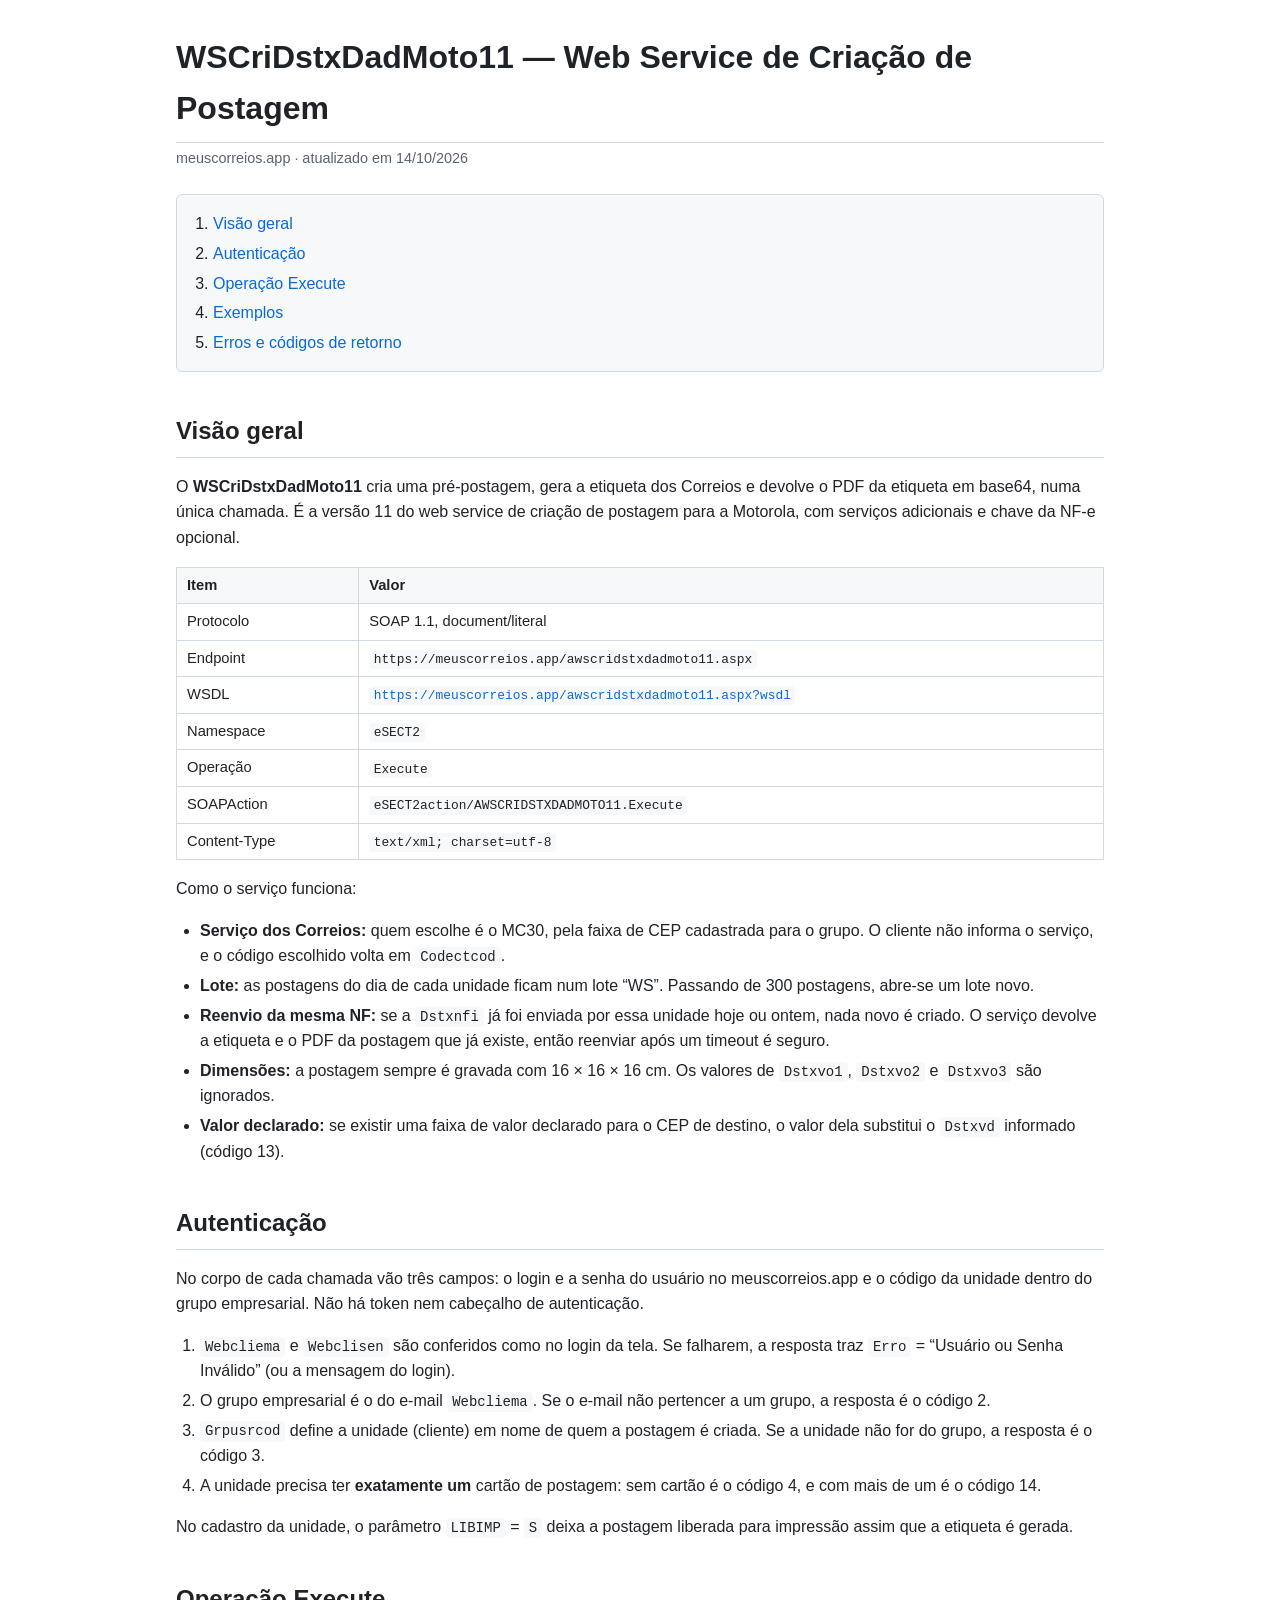
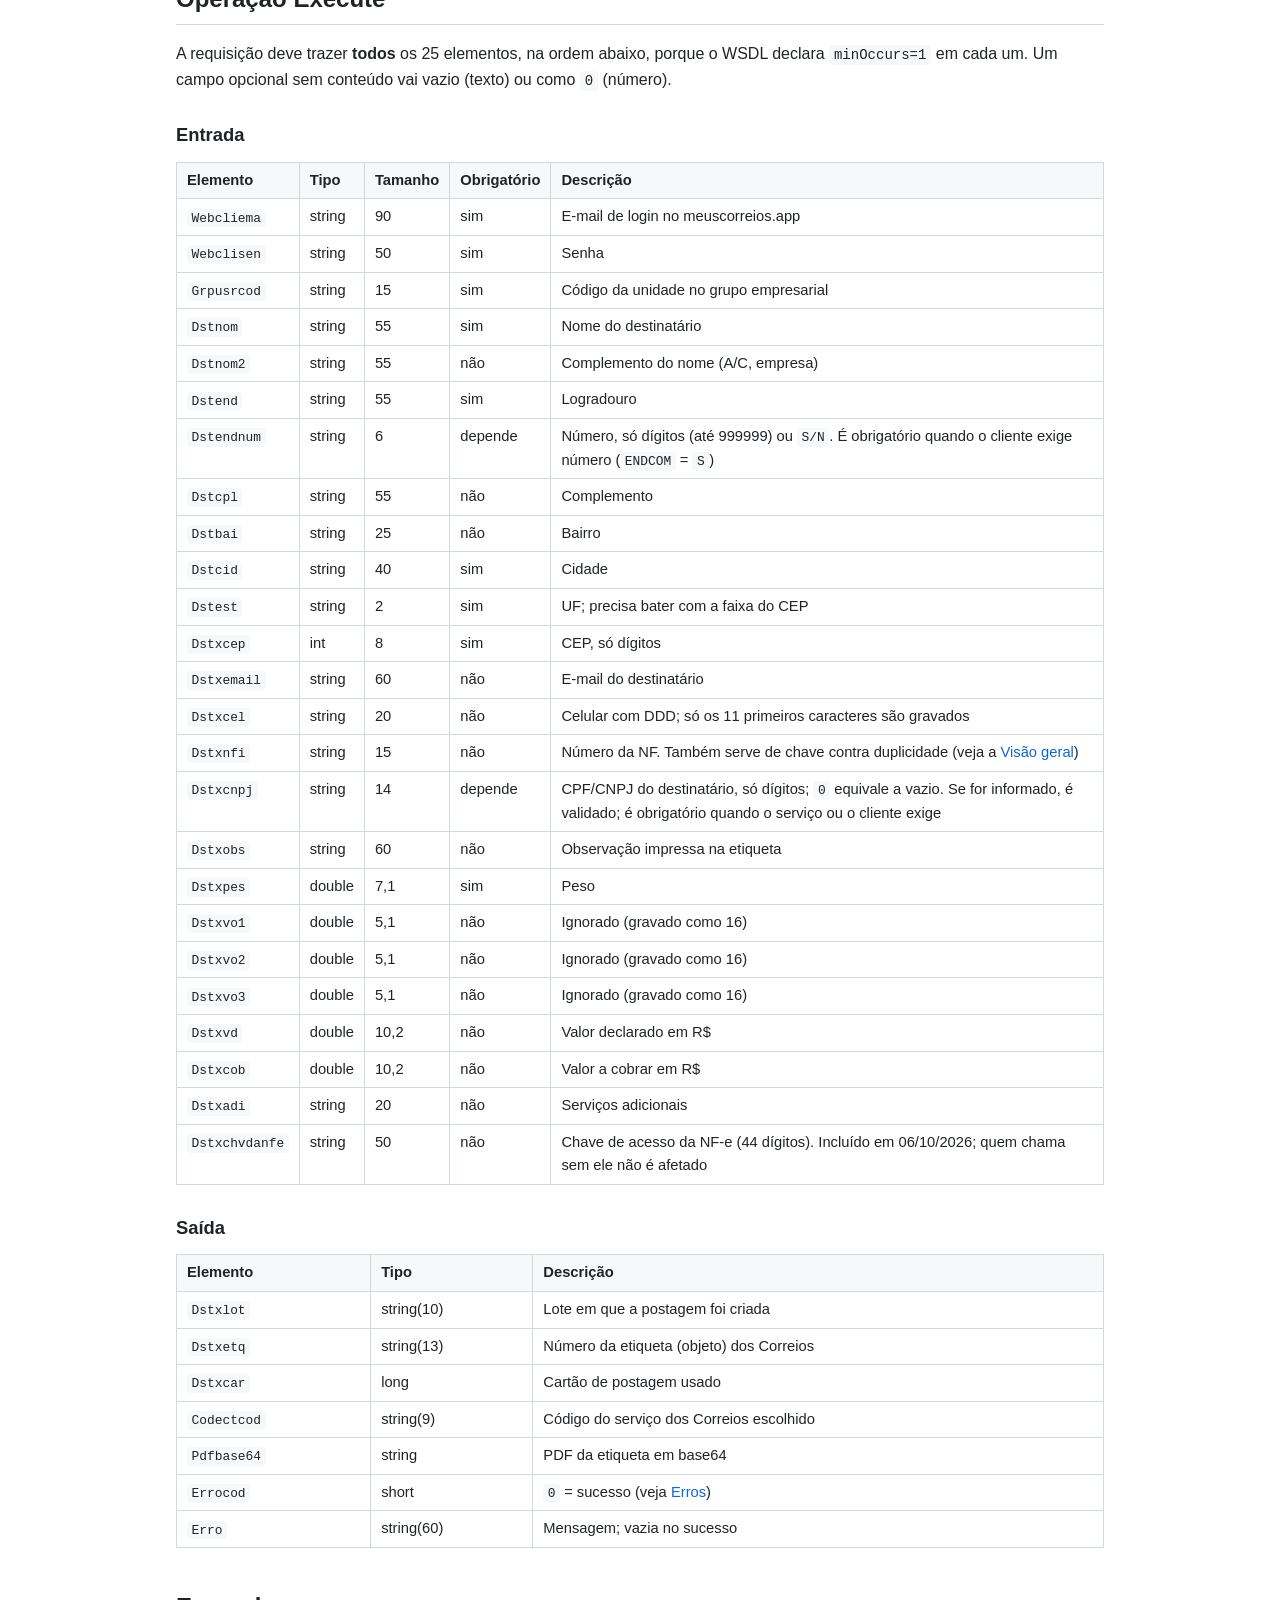
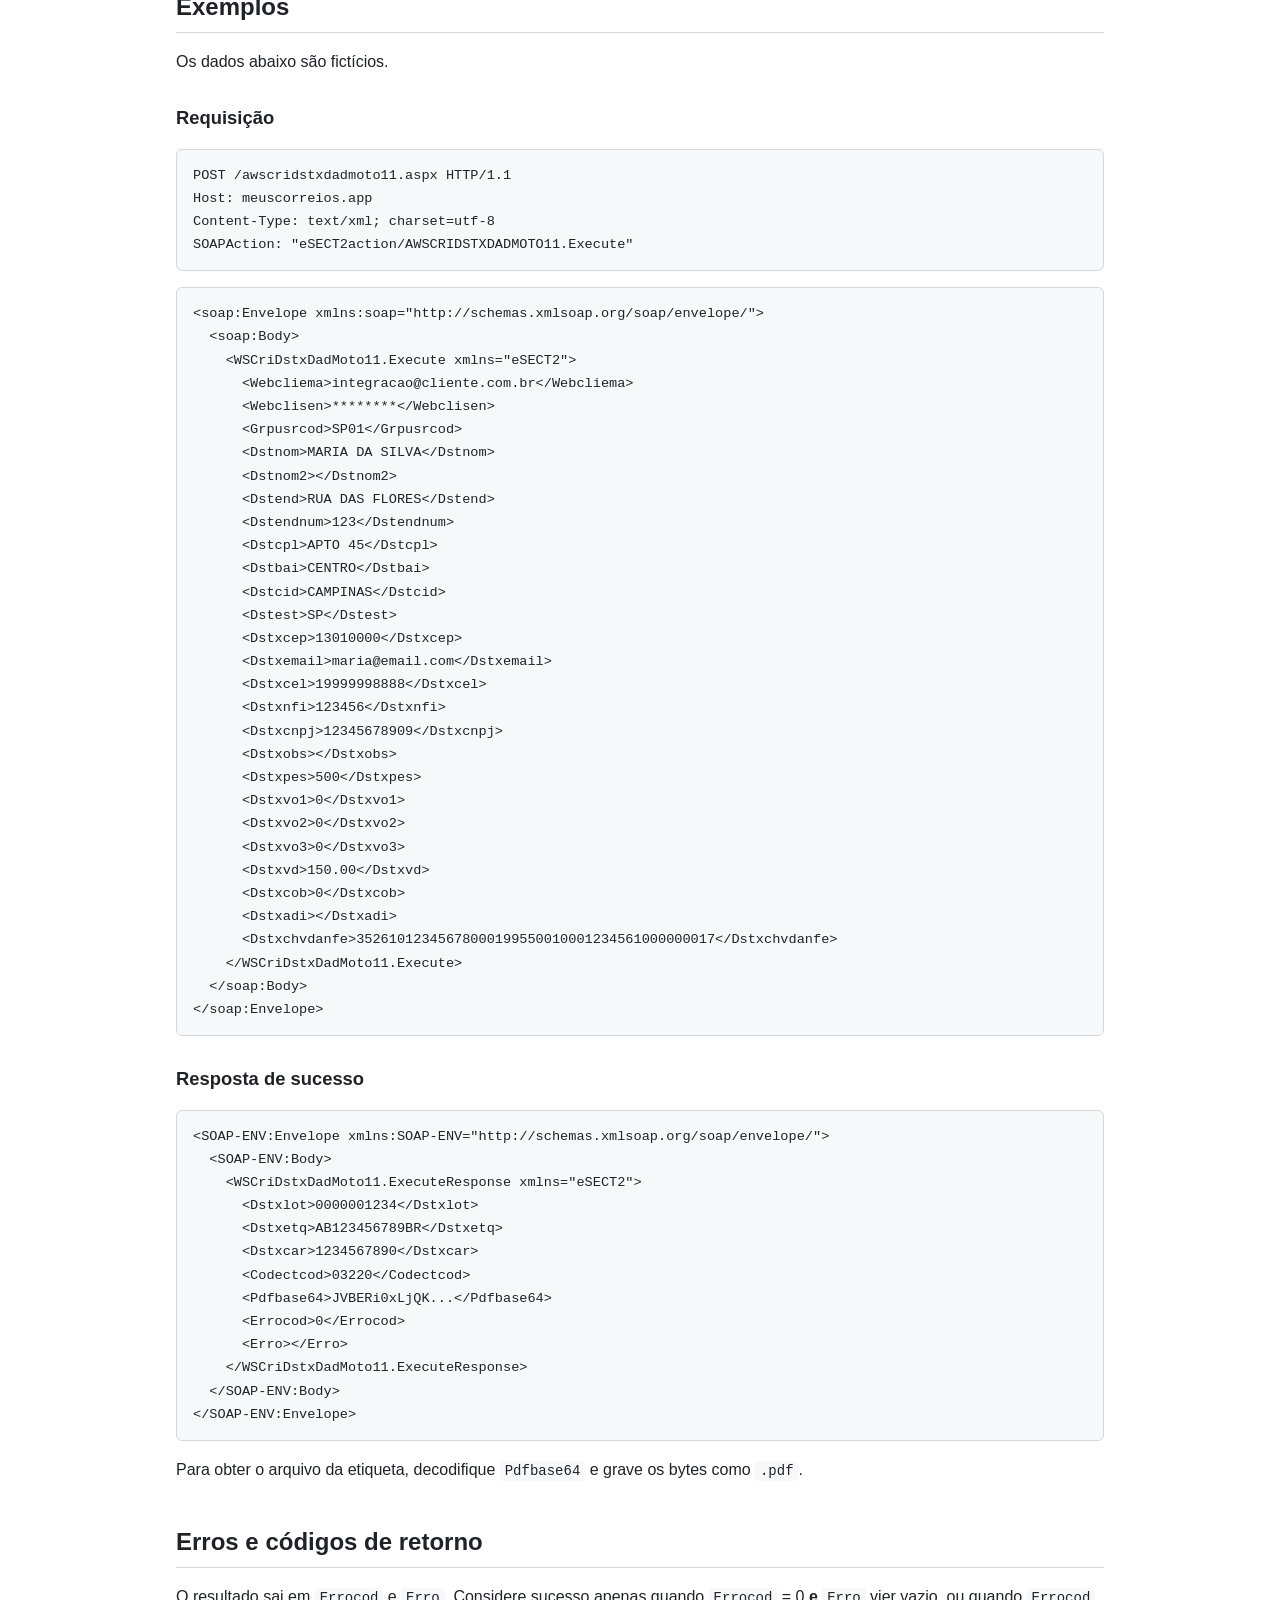
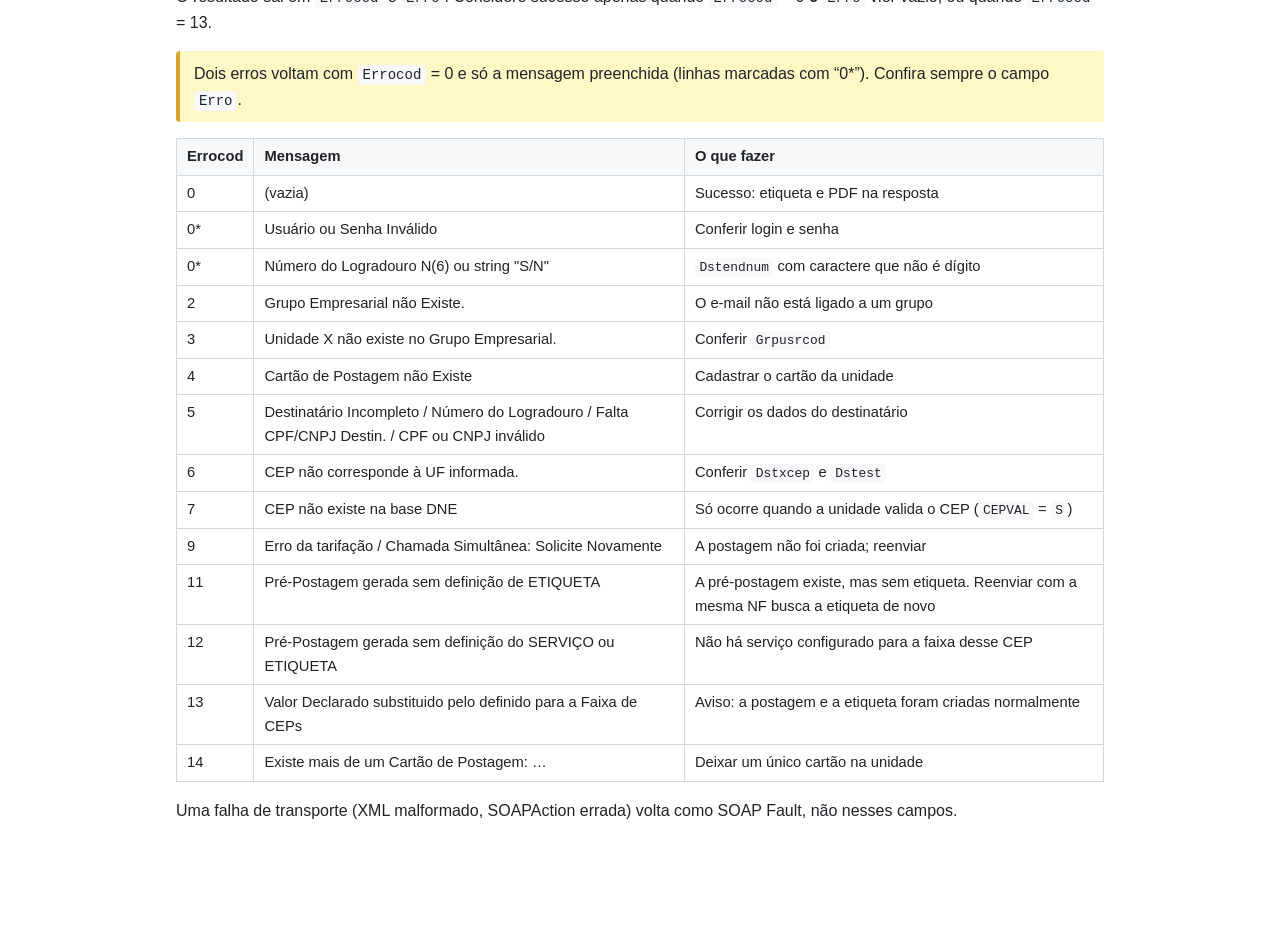
<file: WSCriDstxDadMoto11/index.html>
<!doctype html>
<html lang="pt-BR">
<head>
<meta charset="utf-8">
<meta name="viewport" content="width=device-width, initial-scale=1">
<title>Web Service de Criação de Postagem</title>
<style>
  :root {
    --bg: #ffffff; --fg: #1f2328; --muted: #59636e; --border: #d1d9e0;
    --code-bg: #f6f8fa; --accent: #0969da; --th-bg: #f6f8fa; --warn-bg: #fff8c5; --warn-border: #d4a72c;
  }
  @media (prefers-color-scheme: dark) {
    :root {
      --bg: #0d1117; --fg: #e6edf3; --muted: #9198a1; --border: #3d444d;
      --code-bg: #151b23; --accent: #4493f8; --th-bg: #151b23; --warn-bg: #272115; --warn-border: #9e6a03;
    }
  }
  * { box-sizing: border-box; }
  body {
    margin: 0; background: var(--bg); color: var(--fg);
    font: 16px/1.6 -apple-system, BlinkMacSystemFont, "Segoe UI", "Noto Sans", Helvetica, Arial, sans-serif;
  }
  main { max-width: 960px; margin: 0 auto; padding: 32px 16px 64px; }
  h1 { font-size: 2rem; margin: 0 0 4px; border-bottom: 1px solid var(--border); padding-bottom: 8px; }
  h2 { font-size: 1.5rem; margin: 40px 0 12px; border-bottom: 1px solid var(--border); padding-bottom: 6px; }
  h3 { font-size: 1.15rem; margin: 28px 0 8px; }
  .meta { color: var(--muted); font-size: .9rem; margin: 0 0 24px; }
  nav { background: var(--code-bg); border: 1px solid var(--border); border-radius: 6px; padding: 12px 16px; margin-bottom: 24px; }
  nav ol { margin: 0; padding-left: 20px; }
  a { color: var(--accent); text-decoration: none; }
  a:hover { text-decoration: underline; }
  code { font-family: ui-monospace, SFMono-Regular, Consolas, "Liberation Mono", monospace; font-size: .875em;
         background: var(--code-bg); padding: .15em .35em; border-radius: 4px; }
  pre { background: var(--code-bg); border: 1px solid var(--border); border-radius: 6px; padding: 14px 16px;
        overflow-x: auto; line-height: 1.45; }
  pre code { background: none; padding: 0; font-size: .85rem; }
  .table-wrap { overflow-x: auto; margin: 12px 0; }
  table { border-collapse: collapse; width: 100%; font-size: .92rem; }
  th, td { border: 1px solid var(--border); padding: 6px 10px; text-align: left; vertical-align: top; }
  th { background: var(--th-bg); font-weight: 600; }
  td:first-child { white-space: nowrap; }
  .note { background: var(--warn-bg); border-left: 4px solid var(--warn-border); padding: 10px 14px; border-radius: 4px; margin: 16px 0; }
  ul, ol { padding-left: 24px; }
  li { margin: 4px 0; }
</style>
</head>
<body>
<main>

<h1>WSCriDstxDadMoto11 — Web Service de Criação de Postagem</h1>
<p class="meta">meuscorreios.app · atualizado em 14/10/2026</p>

<nav>
  <ol>
    <li><a href="#visao-geral">Visão geral</a></li>
    <li><a href="#autenticacao">Autenticação</a></li>
    <li><a href="#operacao">Operação Execute</a></li>
    <li><a href="#exemplos">Exemplos</a></li>
    <li><a href="#erros">Erros e códigos de retorno</a></li>
  </ol>
</nav>

<h2 id="visao-geral">Visão geral</h2>
<p>O <strong>WSCriDstxDadMoto11</strong> cria uma pré-postagem, gera a etiqueta dos Correios e devolve o PDF da etiqueta em base64, numa única chamada. É a versão 11 do web service de criação de postagem para a Motorola, com serviços adicionais e chave da NF-e opcional.</p>

<div class="table-wrap"><table>
  <tr><th>Item</th><th>Valor</th></tr>
  <tr><td>Protocolo</td><td>SOAP 1.1, document/literal</td></tr>
  <tr><td>Endpoint</td><td><code>https://meuscorreios.app/awscridstxdadmoto11.aspx</code></td></tr>
  <tr><td>WSDL</td><td><a href="https://meuscorreios.app/awscridstxdadmoto11.aspx?wsdl"><code>https://meuscorreios.app/awscridstxdadmoto11.aspx?wsdl</code></a></td></tr>
  <tr><td>Namespace</td><td><code>eSECT2</code></td></tr>
  <tr><td>Operação</td><td><code>Execute</code></td></tr>
  <tr><td>SOAPAction</td><td><code>eSECT2action/AWSCRIDSTXDADMOTO11.Execute</code></td></tr>
  <tr><td>Content-Type</td><td><code>text/xml; charset=utf-8</code></td></tr>
</table></div>

<p>Como o serviço funciona:</p>
<ul>
  <li><strong>Serviço dos Correios:</strong> quem escolhe é o MC30, pela faixa de CEP cadastrada para o grupo. O cliente não informa o serviço, e o código escolhido volta em <code>Codectcod</code>.</li>
  <li><strong>Lote:</strong> as postagens do dia de cada unidade ficam num lote “WS”. Passando de 300 postagens, abre-se um lote novo.</li>
  <li><strong>Reenvio da mesma NF:</strong> se a <code>Dstxnfi</code> já foi enviada por essa unidade hoje ou ontem, nada novo é criado. O serviço devolve a etiqueta e o PDF da postagem que já existe, então reenviar após um timeout é seguro.</li>
  <li><strong>Dimensões:</strong> a postagem sempre é gravada com 16 × 16 × 16 cm. Os valores de <code>Dstxvo1</code>, <code>Dstxvo2</code> e <code>Dstxvo3</code> são ignorados.</li>
  <li><strong>Valor declarado:</strong> se existir uma faixa de valor declarado para o CEP de destino, o valor dela substitui o <code>Dstxvd</code> informado (código 13).</li>
</ul>

<h2 id="autenticacao">Autenticação</h2>
<p>No corpo de cada chamada vão três campos: o login e a senha do usuário no meuscorreios.app e o código da unidade dentro do grupo empresarial. Não há token nem cabeçalho de autenticação.</p>
<ol>
  <li><code>Webcliema</code> e <code>Webclisen</code> são conferidos como no login da tela. Se falharem, a resposta traz <code>Erro</code> = “Usuário ou Senha Inválido” (ou a mensagem do login).</li>
  <li>O grupo empresarial é o do e-mail <code>Webcliema</code>. Se o e-mail não pertencer a um grupo, a resposta é o código 2.</li>
  <li><code>Grpusrcod</code> define a unidade (cliente) em nome de quem a postagem é criada. Se a unidade não for do grupo, a resposta é o código 3.</li>
  <li>A unidade precisa ter <strong>exatamente um</strong> cartão de postagem: sem cartão é o código 4, e com mais de um é o código 14.</li>
</ol>
<p>No cadastro da unidade, o parâmetro <code>LIBIMP</code> = <code>S</code> deixa a postagem liberada para impressão assim que a etiqueta é gerada.</p>

<h2 id="operacao">Operação Execute</h2>
<p>A requisição deve trazer <strong>todos</strong> os 25 elementos, na ordem abaixo, porque o WSDL declara <code>minOccurs=1</code> em cada um. Um campo opcional sem conteúdo vai vazio (texto) ou como <code>0</code> (número).</p>

<h3>Entrada</h3>
<div class="table-wrap"><table>
  <tr><th>Elemento</th><th>Tipo</th><th>Tamanho</th><th>Obrigatório</th><th>Descrição</th></tr>
  <tr><td><code>Webcliema</code></td><td>string</td><td>90</td><td>sim</td><td>E-mail de login no meuscorreios.app</td></tr>
  <tr><td><code>Webclisen</code></td><td>string</td><td>50</td><td>sim</td><td>Senha</td></tr>
  <tr><td><code>Grpusrcod</code></td><td>string</td><td>15</td><td>sim</td><td>Código da unidade no grupo empresarial</td></tr>
  <tr><td><code>Dstnom</code></td><td>string</td><td>55</td><td>sim</td><td>Nome do destinatário</td></tr>
  <tr><td><code>Dstnom2</code></td><td>string</td><td>55</td><td>não</td><td>Complemento do nome (A/C, empresa)</td></tr>
  <tr><td><code>Dstend</code></td><td>string</td><td>55</td><td>sim</td><td>Logradouro</td></tr>
  <tr><td><code>Dstendnum</code></td><td>string</td><td>6</td><td>depende</td><td>Número, só dígitos (até 999999) ou <code>S/N</code>. É obrigatório quando o cliente exige número (<code>ENDCOM</code> = <code>S</code>)</td></tr>
  <tr><td><code>Dstcpl</code></td><td>string</td><td>55</td><td>não</td><td>Complemento</td></tr>
  <tr><td><code>Dstbai</code></td><td>string</td><td>25</td><td>não</td><td>Bairro</td></tr>
  <tr><td><code>Dstcid</code></td><td>string</td><td>40</td><td>sim</td><td>Cidade</td></tr>
  <tr><td><code>Dstest</code></td><td>string</td><td>2</td><td>sim</td><td>UF; precisa bater com a faixa do CEP</td></tr>
  <tr><td><code>Dstxcep</code></td><td>int</td><td>8</td><td>sim</td><td>CEP, só dígitos</td></tr>
  <tr><td><code>Dstxemail</code></td><td>string</td><td>60</td><td>não</td><td>E-mail do destinatário</td></tr>
  <tr><td><code>Dstxcel</code></td><td>string</td><td>20</td><td>não</td><td>Celular com DDD; só os 11 primeiros caracteres são gravados</td></tr>
  <tr><td><code>Dstxnfi</code></td><td>string</td><td>15</td><td>não</td><td>Número da NF. Também serve de chave contra duplicidade (veja a <a href="#visao-geral">Visão geral</a>)</td></tr>
  <tr><td><code>Dstxcnpj</code></td><td>string</td><td>14</td><td>depende</td><td>CPF/CNPJ do destinatário, só dígitos; <code>0</code> equivale a vazio. Se for informado, é validado; é obrigatório quando o serviço ou o cliente exige</td></tr>
  <tr><td><code>Dstxobs</code></td><td>string</td><td>60</td><td>não</td><td>Observação impressa na etiqueta</td></tr>
  <tr><td><code>Dstxpes</code></td><td>double</td><td>7,1</td><td>sim</td><td>Peso</td></tr>
  <tr><td><code>Dstxvo1</code></td><td>double</td><td>5,1</td><td>não</td><td>Ignorado (gravado como 16)</td></tr>
  <tr><td><code>Dstxvo2</code></td><td>double</td><td>5,1</td><td>não</td><td>Ignorado (gravado como 16)</td></tr>
  <tr><td><code>Dstxvo3</code></td><td>double</td><td>5,1</td><td>não</td><td>Ignorado (gravado como 16)</td></tr>
  <tr><td><code>Dstxvd</code></td><td>double</td><td>10,2</td><td>não</td><td>Valor declarado em R$</td></tr>
  <tr><td><code>Dstxcob</code></td><td>double</td><td>10,2</td><td>não</td><td>Valor a cobrar em R$</td></tr>
  <tr><td><code>Dstxadi</code></td><td>string</td><td>20</td><td>não</td><td>Serviços adicionais</td></tr>
  <tr><td><code>Dstxchvdanfe</code></td><td>string</td><td>50</td><td>não</td><td>Chave de acesso da NF-e (44 dígitos). Incluído em 06/10/2026; quem chama sem ele não é afetado</td></tr>
</table></div>

<h3>Saída</h3>
<div class="table-wrap"><table>
  <tr><th>Elemento</th><th>Tipo</th><th>Descrição</th></tr>
  <tr><td><code>Dstxlot</code></td><td>string(10)</td><td>Lote em que a postagem foi criada</td></tr>
  <tr><td><code>Dstxetq</code></td><td>string(13)</td><td>Número da etiqueta (objeto) dos Correios</td></tr>
  <tr><td><code>Dstxcar</code></td><td>long</td><td>Cartão de postagem usado</td></tr>
  <tr><td><code>Codectcod</code></td><td>string(9)</td><td>Código do serviço dos Correios escolhido</td></tr>
  <tr><td><code>Pdfbase64</code></td><td>string</td><td>PDF da etiqueta em base64</td></tr>
  <tr><td><code>Errocod</code></td><td>short</td><td><code>0</code> = sucesso (veja <a href="#erros">Erros</a>)</td></tr>
  <tr><td><code>Erro</code></td><td>string(60)</td><td>Mensagem; vazia no sucesso</td></tr>
</table></div>

<h2 id="exemplos">Exemplos</h2>
<p>Os dados abaixo são fictícios.</p>

<h3>Requisição</h3>
<pre><code>POST /awscridstxdadmoto11.aspx HTTP/1.1
Host: meuscorreios.app
Content-Type: text/xml; charset=utf-8
SOAPAction: "eSECT2action/AWSCRIDSTXDADMOTO11.Execute"</code></pre>

<pre><code>&lt;soap:Envelope xmlns:soap="http://schemas.xmlsoap.org/soap/envelope/"&gt;
  &lt;soap:Body&gt;
    &lt;WSCriDstxDadMoto11.Execute xmlns="eSECT2"&gt;
      &lt;Webcliema&gt;integracao@cliente.com.br&lt;/Webcliema&gt;
      &lt;Webclisen&gt;********&lt;/Webclisen&gt;
      &lt;Grpusrcod&gt;SP01&lt;/Grpusrcod&gt;
      &lt;Dstnom&gt;MARIA DA SILVA&lt;/Dstnom&gt;
      &lt;Dstnom2&gt;&lt;/Dstnom2&gt;
      &lt;Dstend&gt;RUA DAS FLORES&lt;/Dstend&gt;
      &lt;Dstendnum&gt;123&lt;/Dstendnum&gt;
      &lt;Dstcpl&gt;APTO 45&lt;/Dstcpl&gt;
      &lt;Dstbai&gt;CENTRO&lt;/Dstbai&gt;
      &lt;Dstcid&gt;CAMPINAS&lt;/Dstcid&gt;
      &lt;Dstest&gt;SP&lt;/Dstest&gt;
      &lt;Dstxcep&gt;13010000&lt;/Dstxcep&gt;
      &lt;Dstxemail&gt;maria@email.com&lt;/Dstxemail&gt;
      &lt;Dstxcel&gt;19999998888&lt;/Dstxcel&gt;
      &lt;Dstxnfi&gt;123456&lt;/Dstxnfi&gt;
      &lt;Dstxcnpj&gt;12345678909&lt;/Dstxcnpj&gt;
      &lt;Dstxobs&gt;&lt;/Dstxobs&gt;
      &lt;Dstxpes&gt;500&lt;/Dstxpes&gt;
      &lt;Dstxvo1&gt;0&lt;/Dstxvo1&gt;
      &lt;Dstxvo2&gt;0&lt;/Dstxvo2&gt;
      &lt;Dstxvo3&gt;0&lt;/Dstxvo3&gt;
      &lt;Dstxvd&gt;150.00&lt;/Dstxvd&gt;
      &lt;Dstxcob&gt;0&lt;/Dstxcob&gt;
      &lt;Dstxadi&gt;&lt;/Dstxadi&gt;
      &lt;Dstxchvdanfe&gt;35261012345678000199550010001234561000000017&lt;/Dstxchvdanfe&gt;
    &lt;/WSCriDstxDadMoto11.Execute&gt;
  &lt;/soap:Body&gt;
&lt;/soap:Envelope&gt;</code></pre>

<h3>Resposta de sucesso</h3>
<pre><code>&lt;SOAP-ENV:Envelope xmlns:SOAP-ENV="http://schemas.xmlsoap.org/soap/envelope/"&gt;
  &lt;SOAP-ENV:Body&gt;
    &lt;WSCriDstxDadMoto11.ExecuteResponse xmlns="eSECT2"&gt;
      &lt;Dstxlot&gt;0000001234&lt;/Dstxlot&gt;
      &lt;Dstxetq&gt;AB123456789BR&lt;/Dstxetq&gt;
      &lt;Dstxcar&gt;1234567890&lt;/Dstxcar&gt;
      &lt;Codectcod&gt;03220&lt;/Codectcod&gt;
      &lt;Pdfbase64&gt;JVBERi0xLjQK...&lt;/Pdfbase64&gt;
      &lt;Errocod&gt;0&lt;/Errocod&gt;
      &lt;Erro&gt;&lt;/Erro&gt;
    &lt;/WSCriDstxDadMoto11.ExecuteResponse&gt;
  &lt;/SOAP-ENV:Body&gt;
&lt;/SOAP-ENV:Envelope&gt;</code></pre>
<p>Para obter o arquivo da etiqueta, decodifique <code>Pdfbase64</code> e grave os bytes como <code>.pdf</code>.</p>

<h2 id="erros">Erros e códigos de retorno</h2>
<p>O resultado sai em <code>Errocod</code> e <code>Erro</code>. Considere sucesso apenas quando <code>Errocod</code> = 0 <strong>e</strong> <code>Erro</code> vier vazio, ou quando <code>Errocod</code> = 13.</p>
<div class="note">Dois erros voltam com <code>Errocod</code> = 0 e só a mensagem preenchida (linhas marcadas com “0*”). Confira sempre o campo <code>Erro</code>.</div>

<div class="table-wrap"><table>
  <tr><th>Errocod</th><th>Mensagem</th><th>O que fazer</th></tr>
  <tr><td>0</td><td>(vazia)</td><td>Sucesso: etiqueta e PDF na resposta</td></tr>
  <tr><td>0*</td><td>Usuário ou Senha Inválido</td><td>Conferir login e senha</td></tr>
  <tr><td>0*</td><td>Número do Logradouro N(6) ou string "S/N"</td><td><code>Dstendnum</code> com caractere que não é dígito</td></tr>
  <tr><td>2</td><td>Grupo Empresarial não Existe.</td><td>O e-mail não está ligado a um grupo</td></tr>
  <tr><td>3</td><td>Unidade X não existe no Grupo Empresarial.</td><td>Conferir <code>Grpusrcod</code></td></tr>
  <tr><td>4</td><td>Cartão de Postagem não Existe</td><td>Cadastrar o cartão da unidade</td></tr>
  <tr><td>5</td><td>Destinatário Incompleto / Número do Logradouro / Falta CPF/CNPJ Destin. / CPF ou CNPJ inválido</td><td>Corrigir os dados do destinatário</td></tr>
  <tr><td>6</td><td>CEP não corresponde à UF informada.</td><td>Conferir <code>Dstxcep</code> e <code>Dstest</code></td></tr>
  <tr><td>7</td><td>CEP não existe na base DNE</td><td>Só ocorre quando a unidade valida o CEP (<code>CEPVAL</code> = <code>S</code>)</td></tr>
  <tr><td>9</td><td>Erro da tarifação / Chamada Simultânea: Solicite Novamente</td><td>A postagem não foi criada; reenviar</td></tr>
  <tr><td>11</td><td>Pré-Postagem gerada sem definição de ETIQUETA</td><td>A pré-postagem existe, mas sem etiqueta. Reenviar com a mesma NF busca a etiqueta de novo</td></tr>
  <tr><td>12</td><td>Pré-Postagem gerada sem definição do SERVIÇO ou ETIQUETA</td><td>Não há serviço configurado para a faixa desse CEP</td></tr>
  <tr><td>13</td><td>Valor Declarado substituido pelo definido para a Faixa de CEPs</td><td>Aviso: a postagem e a etiqueta foram criadas normalmente</td></tr>
  <tr><td>14</td><td>Existe mais de um Cartão de Postagem: …</td><td>Deixar um único cartão na unidade</td></tr>
</table></div>
<p>Uma falha de transporte (XML malformado, SOAPAction errada) volta como SOAP Fault, não nesses campos.</p>

</main>
</body>
</html>
</file>
<file: ExpSect/assets/css/manual-padrao.css>
/* =========================================================
   Manual Padrão — MeusCorreios
   Base visual para manuais HTML usando Bulma 1.0.2

   IMPORTANTE PARA NOVOS MANUAIS:
   - Não recriar layout próprio.
   - Manter as classes manual-navbar, manual-page-offset,
     manual-layout, manual-sidebar-column, manual-sidebar
     e manual-content-column.
   - Substituir apenas textos, IDs, links de navegação e conteúdo.

   CHANGELOG:
   - [FIX] Menu lateral agora força font-size em .manual-sidebar .menu-list a,
     porque o Bulma define font-size próprio nesse elemento e sobrescrevia
     o tamanho herdado do pai .manual-sidebar.
   - [FIX] Removida a duplicidade de position:sticky / overflow-y entre
     .manual-sidebar-column (pai) e .manual-sidebar (filho), que quebrava
     o comportamento fixo do menu ao rolar a página. Agora só a coluna
     controla o sticky/scroll.
   ========================================================= */

/* =========================================================
   1. Tema claro fixo
   Evita que o Bulma acompanhe o tema escuro do navegador/sistema.
   ========================================================= */
:root,
html[data-theme="light"] {
  color-scheme: light !important;
  --bulma-scheme-main: #ffffff !important;
  --bulma-scheme-main-bis: #fafafa !important;
  --bulma-scheme-main-ter: #f5f5f5 !important;
  --bulma-scheme-invert: #0a0a0a !important;
  --bulma-background: #ffffff !important;
  --bulma-border: #dbdbdb !important;
  --bulma-border-hover: #b5b5b5 !important;
  --bulma-text: #363636 !important;
  --bulma-text-weak: #4a4a4a !important;
  --bulma-text-strong: #222222 !important;
  --bulma-title-color: #222222 !important;
  --bulma-subtitle-color: #4a4a4a !important;
  --bulma-navbar-background-color: #ffffff !important;
  --bulma-navbar-item-color: #363636 !important;
  --bulma-navbar-item-hover-color: #0a0a0a !important;
  --bulma-navbar-item-hover-background-color: #f5f5f5 !important;
  --bulma-menu-item-color: #4a4a4a !important;
  --bulma-menu-item-background-color: transparent !important;
  --bulma-menu-item-hover-color: #363636 !important;
  --bulma-menu-item-hover-background-color: #f5f5f5 !important;
  --bulma-menu-item-active-color: #363636 !important;
  --bulma-menu-item-active-background-color: #e8e8e8 !important;
  --bulma-table-background-color: #ffffff !important;
  --bulma-table-color: #363636 !important;
  --bulma-table-cell-border-color: #dbdbdb !important;
  --bulma-table-head-background-color: #f5f5f5 !important;
  --bulma-table-head-cell-color: #363636 !important;

  --manual-bg: #ffffff;
  --manual-text: #363636;
  --manual-border: #dbdbdb;
  --manual-muted: #7a7a7a;
  --manual-highlight-bg: #eef0f4;
  --manual-highlight-border: #d7dce3;
  --manual-info-bg: #eff8ff;
  --manual-info-border: #3e8ed0;
  --manual-warning-bg: #fffbeb;
  --manual-warning-border: #ffe08a;

  --manual-sidebar-width: 220px;
  --manual-content-max: 980px;
}

html {
  background: #ffffff !important;
  scroll-behavior: smooth;
}

body {
  background: var(--manual-bg) !important;
  color: var(--manual-text) !important;
  font-size: 16px;
  min-height: 100vh;
  padding-bottom: 4rem;
}

/* =========================================================
   2. Escala de fonte e elementos base
   ========================================================= */
.is-size-7 {
  font-size: 0.875rem !important;
}

.is-size-6 {
  font-size: 1rem !important;
}

.title,
.subtitle,
strong,
th {
  color: var(--bulma-text-strong) !important;
}

hr {
  background-color: var(--manual-border) !important;
  height: 1px;
  margin: 2.25rem 0;
}

.section {
  padding-top: 2rem;
  padding-bottom: 2rem;
}

.section-anchor {
  scroll-margin-top: 4.25rem;
}

.tag.is-mono {
  font-family: ui-monospace, SFMono-Regular, Menlo, Monaco, Consolas, "Liberation Mono", "Courier New", monospace;
}

/* =========================================================
   3. Navbar fixa
   Mantém o título à esquerda e o menu superior à direita.
   ========================================================= */
nav.navbar.manual-navbar,
.manual-navbar {
  background: #ffffff !important;
  border-bottom: 1px solid var(--manual-border);
  box-shadow: none !important;
  min-height: 3.25rem;
}

.manual-navbar .navbar-brand {
  align-items: stretch;
  display: flex;
  flex-shrink: 0;
  min-height: 3.25rem;
}

.manual-navbar .navbar-brand .navbar-item {
  color: #222222 !important;
}

.manual-navbar .navbar-menu,
.manual-navbar .navbar-menu.is-active {
  align-items: stretch;
  background: #ffffff !important;
  box-shadow: none !important;
  display: flex !important;
  flex-grow: 1;
  flex-shrink: 0;
  padding: 0 !important;
}

.manual-navbar .navbar-end {
  align-items: stretch;
  display: flex !important;
  justify-content: flex-end;
  margin-left: auto !important;
}

.manual-navbar .navbar-item {
  color: #363636 !important;
  background: transparent !important;
}

.manual-navbar a.navbar-item:hover,
.manual-navbar a.navbar-item:focus {
  color: #0a0a0a !important;
  background-color: #f5f5f5 !important;
}

/* Compensa a navbar fixa. Use sempre este wrapper abaixo da navbar. */
.manual-page-offset {
  padding-top: 3.5rem;
}

/* =========================================================
   4. Estrutura principal
   O sidebar tem largura fixa para não abrir/esticar.
   O conteúdo mantém largura controlada para ficar igual ao template.
   ========================================================= */
.manual-layout {
  align-items: flex-start;
}

.manual-sidebar-column {
  flex: 0 0 230px !important;
  width: 230px !important;
  min-width: 230px !important;
  max-width: 230px !important;
  position: sticky !important;
  top: 4.5rem !important;
  align-self: flex-start !important;
  max-height: calc(100vh - 5.5rem);
  overflow-y: auto;
}

.manual-content-column {
  flex: 1 1 auto;
  max-width: var(--manual-content-max);
  min-width: 0;
}

/* =========================================================
   5. Menu lateral
   [FIX] O sticky/scroll agora só existe em .manual-sidebar-column (acima).
   O <aside> em si fica estático dentro dela — evitar sticky duplicado
   é o que garante que o menu realmente acompanhe o scroll da página.
   ========================================================= */
aside.menu.manual-sidebar,
.manual-sidebar {
  background: transparent !important;
  color: var(--manual-text) !important;
  font-size: 0.82rem;
}

.manual-sidebar .menu-label {
  color: #9aa3b2 !important;
  font-size: 0.68rem;
  letter-spacing: 0.06em;
}

/* [FIX] Font-size explícito aqui, porque o Bulma define seu próprio
   font-size em .menu-list a com prioridade sobre o valor herdado
   do pai — sem esta linha o menu sai com fonte diferente do manual. */
.manual-sidebar .menu-list a {
  background: transparent !important;
  border-radius: 4px;
  color: #4a4a4a !important;
  font-size: 0.82rem !important;
  line-height: 1.35;
  padding: 0.45em 0.75em;
}

.manual-sidebar .menu-list a:hover,
.manual-sidebar .menu-list a:focus {
  background: #f5f5f5 !important;
  color: #363636 !important;
}

.manual-sidebar .menu-list a.is-active,
.manual-sidebar .menu-list a.active {
  background: #e8e8e8 !important;
  color: #363636 !important;
  font-weight: 700;
}

.manual-sidebar .menu-list li ul {
  border-left: 1px solid var(--manual-border);
  margin: 0.5rem 0 0.75rem 0.75rem;
  padding-left: 0.75rem;
}

/* =========================================================
   6. Conteúdo, tabelas, avisos e mídias
   ========================================================= */
.manual-highlight {
  background: var(--manual-highlight-bg) !important;
  border: 1px solid var(--manual-highlight-border);
  color: #4a4a4a !important;
}

.manual-note {
  border-left: 4px solid var(--manual-info-border);
}

.message.is-info {
  background: var(--manual-info-bg) !important;
}

.message.is-info .message-body {
  background: var(--manual-info-bg) !important;
  border-color: var(--manual-info-border) !important;
  color: #24587a !important;
}

.message.is-warning {
  background: var(--manual-warning-bg) !important;
}

.message.is-warning .message-body {
  background: var(--manual-warning-bg) !important;
  border-color: var(--manual-warning-border) !important;
  color: #6b5300 !important;
}

.table {
  background: #ffffff !important;
  color: var(--manual-text) !important;
}

.table td,
.table th {
  border-color: var(--manual-border) !important;
  vertical-align: middle;
}

.table thead th {
  background: #f5f5f5 !important;
  color: var(--bulma-text-strong) !important;
}

.content ul li,
.content ol li {
  margin-bottom: 0.3rem;
}

.manual-image,
.manual-video {
  border: 1px solid var(--manual-border);
  border-radius: 8px;
  display: block;
  height: auto;
  max-width: 100%;
}

.manual-video {
  background: #000000;
}

/* Simulação de conversa/chat, caso algum manual precise */
.chat-box {
  background: #ece5dd;
  border-radius: 8px;
  max-width: 400px;
  padding: 1rem;
}

.chat-box.is-wide {
  max-width: 420px;
}

.chat-row {
  margin-bottom: 0.6rem;
}

.chat-row.right {
  align-items: flex-end;
  display: flex;
  flex-direction: column;
}

.chat-label {
  color: var(--manual-muted);
  font-size: 0.7rem;
  margin-bottom: 0.15rem;
}

.chat-label.right {
  text-align: right;
}

.chat-bubble {
  background: #dbeafe;
  border: 1px solid #bdd4f3;
  border-radius: 0 10px 10px 10px;
  display: inline-block;
  font-size: 0.85rem;
  line-height: 1.5;
  max-width: 340px;
  padding: 0.6rem 0.85rem;
  white-space: pre-line;
}

.chat-bubble.is-user {
  background: #e9fbe6;
  border-color: #c3e6c0;
  border-radius: 10px 0 10px 10px;
}

.manual-footer {
  background: #fafafa !important;
  border-top: 1px solid var(--manual-border);
  padding-bottom: 1rem;
  padding-top: 1rem;
}

/* =========================================================
   7. Responsivo
   ========================================================= */
@media screen and (max-width: 768px) {
  .manual-page-offset {
    padding-top: 3rem;
  }

  .manual-navbar .navbar-menu,
  .manual-navbar .navbar-menu.is-active {
    display: none !important;
  }

  .manual-sidebar-column {
    display: none !important;
  }

  .manual-content-column {
    max-width: 100%;
  }

  .chat-box,
  .chat-bubble {
    max-width: 100%;
  }
}
</file>
<file: ImpBDF/assets/css/manual-padrao.css>
/* =========================================================
   Manual Padrão — MeusCorreios
   Base visual para manuais HTML usando Bulma 1.0.2

   IMPORTANTE PARA NOVOS MANUAIS:
   - Não recriar layout próprio.
   - Manter as classes manual-navbar, manual-page-offset,
     manual-layout, manual-sidebar-column, manual-sidebar
     e manual-content-column.
   - Substituir apenas textos, IDs, links de navegação e conteúdo.

   CHANGELOG:
   - [FIX] Menu lateral agora força font-size em .manual-sidebar .menu-list a,
     porque o Bulma define font-size próprio nesse elemento e sobrescrevia
     o tamanho herdado do pai .manual-sidebar.
   - [FIX] Removida a duplicidade de position:sticky / overflow-y entre
     .manual-sidebar-column (pai) e .manual-sidebar (filho), que quebrava
     o comportamento fixo do menu ao rolar a página. Agora só a coluna
     controla o sticky/scroll.
   ========================================================= */

/* =========================================================
   1. Tema claro fixo
   Evita que o Bulma acompanhe o tema escuro do navegador/sistema.
   ========================================================= */
:root,
html[data-theme="light"] {
  color-scheme: light !important;
  --bulma-scheme-main: #ffffff !important;
  --bulma-scheme-main-bis: #fafafa !important;
  --bulma-scheme-main-ter: #f5f5f5 !important;
  --bulma-scheme-invert: #0a0a0a !important;
  --bulma-background: #ffffff !important;
  --bulma-border: #dbdbdb !important;
  --bulma-border-hover: #b5b5b5 !important;
  --bulma-text: #363636 !important;
  --bulma-text-weak: #4a4a4a !important;
  --bulma-text-strong: #222222 !important;
  --bulma-title-color: #222222 !important;
  --bulma-subtitle-color: #4a4a4a !important;
  --bulma-navbar-background-color: #ffffff !important;
  --bulma-navbar-item-color: #363636 !important;
  --bulma-navbar-item-hover-color: #0a0a0a !important;
  --bulma-navbar-item-hover-background-color: #f5f5f5 !important;
  --bulma-menu-item-color: #4a4a4a !important;
  --bulma-menu-item-background-color: transparent !important;
  --bulma-menu-item-hover-color: #363636 !important;
  --bulma-menu-item-hover-background-color: #f5f5f5 !important;
  --bulma-menu-item-active-color: #363636 !important;
  --bulma-menu-item-active-background-color: #e8e8e8 !important;
  --bulma-table-background-color: #ffffff !important;
  --bulma-table-color: #363636 !important;
  --bulma-table-cell-border-color: #dbdbdb !important;
  --bulma-table-head-background-color: #f5f5f5 !important;
  --bulma-table-head-cell-color: #363636 !important;

  --manual-bg: #ffffff;
  --manual-text: #363636;
  --manual-border: #dbdbdb;
  --manual-muted: #7a7a7a;
  --manual-highlight-bg: #eef0f4;
  --manual-highlight-border: #d7dce3;
  --manual-info-bg: #eff8ff;
  --manual-info-border: #3e8ed0;
  --manual-warning-bg: #fffbeb;
  --manual-warning-border: #ffe08a;

  --manual-sidebar-width: 220px;
  --manual-content-max: 980px;
}

html {
  background: #ffffff !important;
  scroll-behavior: smooth;
}

body {
  background: var(--manual-bg) !important;
  color: var(--manual-text) !important;
  font-size: 16px;
  min-height: 100vh;
  padding-bottom: 4rem;
}

/* =========================================================
   2. Escala de fonte e elementos base
   ========================================================= */
.is-size-7 {
  font-size: 0.875rem !important;
}

.is-size-6 {
  font-size: 1rem !important;
}

.title,
.subtitle,
strong,
th {
  color: var(--bulma-text-strong) !important;
}

hr {
  background-color: var(--manual-border) !important;
  height: 1px;
  margin: 2.25rem 0;
}

.section {
  padding-top: 2rem;
  padding-bottom: 2rem;
}

.section-anchor {
  scroll-margin-top: 4.25rem;
}

.tag.is-mono {
  font-family: ui-monospace, SFMono-Regular, Menlo, Monaco, Consolas, "Liberation Mono", "Courier New", monospace;
}

/* =========================================================
   3. Navbar fixa
   Mantém o título à esquerda e o menu superior à direita.
   ========================================================= */
nav.navbar.manual-navbar,
.manual-navbar {
  background: #ffffff !important;
  border-bottom: 1px solid var(--manual-border);
  box-shadow: none !important;
  min-height: 3.25rem;
}

.manual-navbar .navbar-brand {
  align-items: stretch;
  display: flex;
  flex-shrink: 0;
  min-height: 3.25rem;
}

.manual-navbar .navbar-brand .navbar-item {
  color: #222222 !important;
}

.manual-navbar .navbar-menu,
.manual-navbar .navbar-menu.is-active {
  align-items: stretch;
  background: #ffffff !important;
  box-shadow: none !important;
  display: flex !important;
  flex-grow: 1;
  flex-shrink: 0;
  padding: 0 !important;
}

.manual-navbar .navbar-end {
  align-items: stretch;
  display: flex !important;
  justify-content: flex-end;
  margin-left: auto !important;
}

.manual-navbar .navbar-item {
  color: #363636 !important;
  background: transparent !important;
}

.manual-navbar a.navbar-item:hover,
.manual-navbar a.navbar-item:focus {
  color: #0a0a0a !important;
  background-color: #f5f5f5 !important;
}

/* Compensa a navbar fixa. Use sempre este wrapper abaixo da navbar. */
.manual-page-offset {
  padding-top: 3.5rem;
}

/* =========================================================
   4. Estrutura principal
   O sidebar tem largura fixa para não abrir/esticar.
   O conteúdo mantém largura controlada para ficar igual ao template.
   ========================================================= */
.manual-layout {
  align-items: flex-start;
}

.manual-sidebar-column {
  flex: 0 0 230px !important;
  width: 230px !important;
  min-width: 230px !important;
  max-width: 230px !important;
  position: sticky !important;
  top: 4.5rem !important;
  align-self: flex-start !important;
  max-height: calc(100vh - 5.5rem);
  overflow-y: auto;
}

.manual-content-column {
  flex: 1 1 auto;
  max-width: var(--manual-content-max);
  min-width: 0;
}

/* =========================================================
   5. Menu lateral
   [FIX] O sticky/scroll agora só existe em .manual-sidebar-column (acima).
   O <aside> em si fica estático dentro dela — evitar sticky duplicado
   é o que garante que o menu realmente acompanhe o scroll da página.
   ========================================================= */
aside.menu.manual-sidebar,
.manual-sidebar {
  background: transparent !important;
  color: var(--manual-text) !important;
  font-size: 0.82rem;
}

.manual-sidebar .menu-label {
  color: #9aa3b2 !important;
  font-size: 0.68rem;
  letter-spacing: 0.06em;
}

/* [FIX] Font-size explícito aqui, porque o Bulma define seu próprio
   font-size em .menu-list a com prioridade sobre o valor herdado
   do pai — sem esta linha o menu sai com fonte diferente do manual. */
.manual-sidebar .menu-list a {
  background: transparent !important;
  border-radius: 4px;
  color: #4a4a4a !important;
  font-size: 0.82rem !important;
  line-height: 1.35;
  padding: 0.45em 0.75em;
}

.manual-sidebar .menu-list a:hover,
.manual-sidebar .menu-list a:focus {
  background: #f5f5f5 !important;
  color: #363636 !important;
}

.manual-sidebar .menu-list a.is-active,
.manual-sidebar .menu-list a.active {
  background: #e8e8e8 !important;
  color: #363636 !important;
  font-weight: 700;
}

.manual-sidebar .menu-list li ul {
  border-left: 1px solid var(--manual-border);
  margin: 0.5rem 0 0.75rem 0.75rem;
  padding-left: 0.75rem;
}

/* =========================================================
   6. Conteúdo, tabelas, avisos e mídias
   ========================================================= */
.manual-highlight {
  background: var(--manual-highlight-bg) !important;
  border: 1px solid var(--manual-highlight-border);
  color: #4a4a4a !important;
}

.manual-note {
  border-left: 4px solid var(--manual-info-border);
}

.message.is-info {
  background: var(--manual-info-bg) !important;
}

.message.is-info .message-body {
  background: var(--manual-info-bg) !important;
  border-color: var(--manual-info-border) !important;
  color: #24587a !important;
}

.message.is-warning {
  background: var(--manual-warning-bg) !important;
}

.message.is-warning .message-body {
  background: var(--manual-warning-bg) !important;
  border-color: var(--manual-warning-border) !important;
  color: #6b5300 !important;
}

.table {
  background: #ffffff !important;
  color: var(--manual-text) !important;
}

.table td,
.table th {
  border-color: var(--manual-border) !important;
  vertical-align: middle;
}

.table thead th {
  background: #f5f5f5 !important;
  color: var(--bulma-text-strong) !important;
}

.content ul li,
.content ol li {
  margin-bottom: 0.3rem;
}

.manual-image,
.manual-video {
  border: 1px solid var(--manual-border);
  border-radius: 8px;
  display: block;
  height: auto;
  max-width: 100%;
}

.manual-video {
  background: #000000;
}

/* Simulação de conversa/chat, caso algum manual precise */
.chat-box {
  background: #ece5dd;
  border-radius: 8px;
  max-width: 400px;
  padding: 1rem;
}

.chat-box.is-wide {
  max-width: 420px;
}

.chat-row {
  margin-bottom: 0.6rem;
}

.chat-row.right {
  align-items: flex-end;
  display: flex;
  flex-direction: column;
}

.chat-label {
  color: var(--manual-muted);
  font-size: 0.7rem;
  margin-bottom: 0.15rem;
}

.chat-label.right {
  text-align: right;
}

.chat-bubble {
  background: #dbeafe;
  border: 1px solid #bdd4f3;
  border-radius: 0 10px 10px 10px;
  display: inline-block;
  font-size: 0.85rem;
  line-height: 1.5;
  max-width: 340px;
  padding: 0.6rem 0.85rem;
  white-space: pre-line;
}

.chat-bubble.is-user {
  background: #e9fbe6;
  border-color: #c3e6c0;
  border-radius: 10px 0 10px 10px;
}

.manual-footer {
  background: #fafafa !important;
  border-top: 1px solid var(--manual-border);
  padding-bottom: 1rem;
  padding-top: 1rem;
}

/* =========================================================
   7. Responsivo
   ========================================================= */
@media screen and (max-width: 768px) {
  .manual-page-offset {
    padding-top: 3rem;
  }

  .manual-navbar .navbar-menu,
  .manual-navbar .navbar-menu.is-active {
    display: none !important;
  }

  .manual-sidebar-column {
    display: none !important;
  }

  .manual-content-column {
    max-width: 100%;
  }

  .chat-box,
  .chat-bubble {
    max-width: 100%;
  }
}
</file>
<file: integrYampi/assets/css/manual-padrao.css>
/* =========================================================
   Manual Padrão — MeusCorreios
   Base visual para manuais HTML usando Bulma 1.0.2

   IMPORTANTE PARA NOVOS MANUAIS:
   - Não recriar layout próprio.
   - Manter as classes manual-navbar, manual-page-offset,
     manual-layout, manual-sidebar-column, manual-sidebar
     e manual-content-column.
   - Substituir apenas textos, IDs, links de navegação e conteúdo.

   CHANGELOG:
   - [FIX] Menu lateral agora força font-size em .manual-sidebar .menu-list a,
     porque o Bulma define font-size próprio nesse elemento e sobrescrevia
     o tamanho herdado do pai .manual-sidebar.
   - [FIX] Removida a duplicidade de position:sticky / overflow-y entre
     .manual-sidebar-column (pai) e .manual-sidebar (filho), que quebrava
     o comportamento fixo do menu ao rolar a página. Agora só a coluna
     controla o sticky/scroll.
   ========================================================= */

/* =========================================================
   1. Tema claro fixo
   Evita que o Bulma acompanhe o tema escuro do navegador/sistema.
   ========================================================= */
:root,
html[data-theme="light"] {
  color-scheme: light !important;
  --bulma-scheme-main: #ffffff !important;
  --bulma-scheme-main-bis: #fafafa !important;
  --bulma-scheme-main-ter: #f5f5f5 !important;
  --bulma-scheme-invert: #0a0a0a !important;
  --bulma-background: #ffffff !important;
  --bulma-border: #dbdbdb !important;
  --bulma-border-hover: #b5b5b5 !important;
  --bulma-text: #363636 !important;
  --bulma-text-weak: #4a4a4a !important;
  --bulma-text-strong: #222222 !important;
  --bulma-title-color: #222222 !important;
  --bulma-subtitle-color: #4a4a4a !important;
  --bulma-navbar-background-color: #ffffff !important;
  --bulma-navbar-item-color: #363636 !important;
  --bulma-navbar-item-hover-color: #0a0a0a !important;
  --bulma-navbar-item-hover-background-color: #f5f5f5 !important;
  --bulma-menu-item-color: #4a4a4a !important;
  --bulma-menu-item-background-color: transparent !important;
  --bulma-menu-item-hover-color: #363636 !important;
  --bulma-menu-item-hover-background-color: #f5f5f5 !important;
  --bulma-menu-item-active-color: #363636 !important;
  --bulma-menu-item-active-background-color: #e8e8e8 !important;
  --bulma-table-background-color: #ffffff !important;
  --bulma-table-color: #363636 !important;
  --bulma-table-cell-border-color: #dbdbdb !important;
  --bulma-table-head-background-color: #f5f5f5 !important;
  --bulma-table-head-cell-color: #363636 !important;

  --manual-bg: #ffffff;
  --manual-text: #363636;
  --manual-border: #dbdbdb;
  --manual-muted: #7a7a7a;
  --manual-highlight-bg: #eef0f4;
  --manual-highlight-border: #d7dce3;
  --manual-info-bg: #eff8ff;
  --manual-info-border: #3e8ed0;
  --manual-warning-bg: #fffbeb;
  --manual-warning-border: #ffe08a;

  --manual-sidebar-width: 220px;
  --manual-content-max: 980px;
}

html {
  background: #ffffff !important;
  scroll-behavior: smooth;
}

body {
  background: var(--manual-bg) !important;
  color: var(--manual-text) !important;
  font-size: 16px;
  min-height: 100vh;
  padding-bottom: 4rem;
}

/* =========================================================
   2. Escala de fonte e elementos base
   ========================================================= */
.is-size-7 {
  font-size: 0.875rem !important;
}

.is-size-6 {
  font-size: 1rem !important;
}

.title,
.subtitle,
strong,
th {
  color: var(--bulma-text-strong) !important;
}

hr {
  background-color: var(--manual-border) !important;
  height: 1px;
  margin: 2.25rem 0;
}

.section {
  padding-top: 2rem;
  padding-bottom: 2rem;
}

.section-anchor {
  scroll-margin-top: 4.25rem;
}

.tag.is-mono {
  font-family: ui-monospace, SFMono-Regular, Menlo, Monaco, Consolas, "Liberation Mono", "Courier New", monospace;
}

/* =========================================================
   3. Navbar fixa
   Mantém o título à esquerda e o menu superior à direita.
   ========================================================= */
nav.navbar.manual-navbar,
.manual-navbar {
  background: #ffffff !important;
  border-bottom: 1px solid var(--manual-border);
  box-shadow: none !important;
  min-height: 3.25rem;
}

.manual-navbar .navbar-brand {
  align-items: stretch;
  display: flex;
  flex-shrink: 0;
  min-height: 3.25rem;
}

.manual-navbar .navbar-brand .navbar-item {
  color: #222222 !important;
}

.manual-navbar .navbar-menu,
.manual-navbar .navbar-menu.is-active {
  align-items: stretch;
  background: #ffffff !important;
  box-shadow: none !important;
  display: flex !important;
  flex-grow: 1;
  flex-shrink: 0;
  padding: 0 !important;
}

.manual-navbar .navbar-end {
  align-items: stretch;
  display: flex !important;
  justify-content: flex-end;
  margin-left: auto !important;
}

.manual-navbar .navbar-item {
  color: #363636 !important;
  background: transparent !important;
}

.manual-navbar a.navbar-item:hover,
.manual-navbar a.navbar-item:focus {
  color: #0a0a0a !important;
  background-color: #f5f5f5 !important;
}

/* Compensa a navbar fixa. Use sempre este wrapper abaixo da navbar. */
.manual-page-offset {
  padding-top: 3.5rem;
}

/* =========================================================
   4. Estrutura principal
   O sidebar tem largura fixa para não abrir/esticar.
   O conteúdo mantém largura controlada para ficar igual ao template.
   ========================================================= */
.manual-layout {
  align-items: flex-start;
}

.manual-sidebar-column {
  flex: 0 0 230px !important;
  width: 230px !important;
  min-width: 230px !important;
  max-width: 230px !important;
  position: sticky !important;
  top: 4.5rem !important;
  align-self: flex-start !important;
  max-height: calc(100vh - 5.5rem);
  overflow-y: auto;
}

.manual-content-column {
  flex: 1 1 auto;
  max-width: var(--manual-content-max);
  min-width: 0;
}

/* =========================================================
   5. Menu lateral
   [FIX] O sticky/scroll agora só existe em .manual-sidebar-column (acima).
   O <aside> em si fica estático dentro dela — evitar sticky duplicado
   é o que garante que o menu realmente acompanhe o scroll da página.
   ========================================================= */
aside.menu.manual-sidebar,
.manual-sidebar {
  background: transparent !important;
  color: var(--manual-text) !important;
  font-size: 0.82rem;
}

.manual-sidebar .menu-label {
  color: #9aa3b2 !important;
  font-size: 0.68rem;
  letter-spacing: 0.06em;
}

/* [FIX] Font-size explícito aqui, porque o Bulma define seu próprio
   font-size em .menu-list a com prioridade sobre o valor herdado
   do pai — sem esta linha o menu sai com fonte diferente do manual. */
.manual-sidebar .menu-list a {
  background: transparent !important;
  border-radius: 4px;
  color: #4a4a4a !important;
  font-size: 0.82rem !important;
  line-height: 1.35;
  padding: 0.45em 0.75em;
}

.manual-sidebar .menu-list a:hover,
.manual-sidebar .menu-list a:focus {
  background: #f5f5f5 !important;
  color: #363636 !important;
}

.manual-sidebar .menu-list a.is-active,
.manual-sidebar .menu-list a.active {
  background: #e8e8e8 !important;
  color: #363636 !important;
  font-weight: 700;
}

.manual-sidebar .menu-list li ul {
  border-left: 1px solid var(--manual-border);
  margin: 0.5rem 0 0.75rem 0.75rem;
  padding-left: 0.75rem;
}

/* =========================================================
   6. Conteúdo, tabelas, avisos e mídias
   ========================================================= */
.manual-highlight {
  background: var(--manual-highlight-bg) !important;
  border: 1px solid var(--manual-highlight-border);
  color: #4a4a4a !important;
}

.manual-note {
  border-left: 4px solid var(--manual-info-border);
}

.message.is-info {
  background: var(--manual-info-bg) !important;
}

.message.is-info .message-body {
  background: var(--manual-info-bg) !important;
  border-color: var(--manual-info-border) !important;
  color: #24587a !important;
}

.message.is-warning {
  background: var(--manual-warning-bg) !important;
}

.message.is-warning .message-body {
  background: var(--manual-warning-bg) !important;
  border-color: var(--manual-warning-border) !important;
  color: #6b5300 !important;
}

.table {
  background: #ffffff !important;
  color: var(--manual-text) !important;
}

.table td,
.table th {
  border-color: var(--manual-border) !important;
  vertical-align: middle;
}

.table thead th {
  background: #f5f5f5 !important;
  color: var(--bulma-text-strong) !important;
}

.content ul li,
.content ol li {
  margin-bottom: 0.3rem;
}

.manual-image,
.manual-video {
  border: 1px solid var(--manual-border);
  border-radius: 8px;
  display: block;
  height: auto;
  max-width: 100%;
}

.manual-video {
  background: #000000;
}

/* Simulação de conversa/chat, caso algum manual precise */
.chat-box {
  background: #ece5dd;
  border-radius: 8px;
  max-width: 400px;
  padding: 1rem;
}

.chat-box.is-wide {
  max-width: 420px;
}

.chat-row {
  margin-bottom: 0.6rem;
}

.chat-row.right {
  align-items: flex-end;
  display: flex;
  flex-direction: column;
}

.chat-label {
  color: var(--manual-muted);
  font-size: 0.7rem;
  margin-bottom: 0.15rem;
}

.chat-label.right {
  text-align: right;
}

.chat-bubble {
  background: #dbeafe;
  border: 1px solid #bdd4f3;
  border-radius: 0 10px 10px 10px;
  display: inline-block;
  font-size: 0.85rem;
  line-height: 1.5;
  max-width: 340px;
  padding: 0.6rem 0.85rem;
  white-space: pre-line;
}

.chat-bubble.is-user {
  background: #e9fbe6;
  border-color: #c3e6c0;
  border-radius: 10px 0 10px 10px;
}

.manual-footer {
  background: #fafafa !important;
  border-top: 1px solid var(--manual-border);
  padding-bottom: 1rem;
  padding-top: 1rem;
}

/* =========================================================
   7. Responsivo
   ========================================================= */
@media screen and (max-width: 768px) {
  .manual-page-offset {
    padding-top: 3rem;
  }

  .manual-navbar .navbar-menu,
  .manual-navbar .navbar-menu.is-active {
    display: none !important;
  }

  .manual-sidebar-column {
    display: none !important;
  }

  .manual-content-column {
    max-width: 100%;
  }

  .chat-box,
  .chat-bubble {
    max-width: 100%;
  }
}
</file>
<file: PreManualMC/assets/css/manual-padrao.css>
/* =========================================================
   Manual Padrão — MeusCorreios
   Base visual para manuais HTML usando Bulma 1.0.2

   IMPORTANTE PARA NOVOS MANUAIS:
   - Não recriar layout próprio.
   - Manter as classes manual-navbar, manual-page-offset,
     manual-layout, manual-sidebar-column, manual-sidebar
     e manual-content-column.
   - Substituir apenas textos, IDs, links de navegação e conteúdo.

   CHANGELOG:
   - [FIX] Menu lateral agora força font-size em .manual-sidebar .menu-list a,
     porque o Bulma define font-size próprio nesse elemento e sobrescrevia
     o tamanho herdado do pai .manual-sidebar.
   - [FIX] Removida a duplicidade de position:sticky / overflow-y entre
     .manual-sidebar-column (pai) e .manual-sidebar (filho), que quebrava
     o comportamento fixo do menu ao rolar a página. Agora só a coluna
     controla o sticky/scroll.
   ========================================================= */

/* =========================================================
   1. Tema claro fixo
   Evita que o Bulma acompanhe o tema escuro do navegador/sistema.
   ========================================================= */
:root,
html[data-theme="light"] {
  color-scheme: light !important;
  --bulma-scheme-main: #ffffff !important;
  --bulma-scheme-main-bis: #fafafa !important;
  --bulma-scheme-main-ter: #f5f5f5 !important;
  --bulma-scheme-invert: #0a0a0a !important;
  --bulma-background: #ffffff !important;
  --bulma-border: #dbdbdb !important;
  --bulma-border-hover: #b5b5b5 !important;
  --bulma-text: #363636 !important;
  --bulma-text-weak: #4a4a4a !important;
  --bulma-text-strong: #222222 !important;
  --bulma-title-color: #222222 !important;
  --bulma-subtitle-color: #4a4a4a !important;
  --bulma-navbar-background-color: #ffffff !important;
  --bulma-navbar-item-color: #363636 !important;
  --bulma-navbar-item-hover-color: #0a0a0a !important;
  --bulma-navbar-item-hover-background-color: #f5f5f5 !important;
  --bulma-menu-item-color: #4a4a4a !important;
  --bulma-menu-item-background-color: transparent !important;
  --bulma-menu-item-hover-color: #363636 !important;
  --bulma-menu-item-hover-background-color: #f5f5f5 !important;
  --bulma-menu-item-active-color: #363636 !important;
  --bulma-menu-item-active-background-color: #e8e8e8 !important;
  --bulma-table-background-color: #ffffff !important;
  --bulma-table-color: #363636 !important;
  --bulma-table-cell-border-color: #dbdbdb !important;
  --bulma-table-head-background-color: #f5f5f5 !important;
  --bulma-table-head-cell-color: #363636 !important;

  --manual-bg: #ffffff;
  --manual-text: #363636;
  --manual-border: #dbdbdb;
  --manual-muted: #7a7a7a;
  --manual-highlight-bg: #eef0f4;
  --manual-highlight-border: #d7dce3;
  --manual-info-bg: #eff8ff;
  --manual-info-border: #3e8ed0;
  --manual-warning-bg: #fffbeb;
  --manual-warning-border: #ffe08a;

  --manual-sidebar-width: 220px;
  --manual-content-max: 980px;
}

html {
  background: #ffffff !important;
  scroll-behavior: smooth;
}

body {
  background: var(--manual-bg) !important;
  color: var(--manual-text) !important;
  font-size: 16px;
  min-height: 100vh;
  padding-bottom: 4rem;
}

/* =========================================================
   2. Escala de fonte e elementos base
   ========================================================= */
.is-size-7 {
  font-size: 0.875rem !important;
}

.is-size-6 {
  font-size: 1rem !important;
}

.title,
.subtitle,
strong,
th {
  color: var(--bulma-text-strong) !important;
}

hr {
  background-color: var(--manual-border) !important;
  height: 1px;
  margin: 2.25rem 0;
}

.section {
  padding-top: 2rem;
  padding-bottom: 2rem;
}

.section-anchor {
  scroll-margin-top: 4.25rem;
}

.tag.is-mono {
  font-family: ui-monospace, SFMono-Regular, Menlo, Monaco, Consolas, "Liberation Mono", "Courier New", monospace;
}

/* =========================================================
   3. Navbar fixa
   Mantém o título à esquerda e o menu superior à direita.
   ========================================================= */
nav.navbar.manual-navbar,
.manual-navbar {
  background: #ffffff !important;
  border-bottom: 1px solid var(--manual-border);
  box-shadow: none !important;
  min-height: 3.25rem;
}

.manual-navbar .navbar-brand {
  align-items: stretch;
  display: flex;
  flex-shrink: 0;
  min-height: 3.25rem;
}

.manual-navbar .navbar-brand .navbar-item {
  color: #222222 !important;
}

.manual-navbar .navbar-menu,
.manual-navbar .navbar-menu.is-active {
  align-items: stretch;
  background: #ffffff !important;
  box-shadow: none !important;
  display: flex !important;
  flex-grow: 1;
  flex-shrink: 0;
  padding: 0 !important;
}

.manual-navbar .navbar-end {
  align-items: stretch;
  display: flex !important;
  justify-content: flex-end;
  margin-left: auto !important;
}

.manual-navbar .navbar-item {
  color: #363636 !important;
  background: transparent !important;
}

.manual-navbar a.navbar-item:hover,
.manual-navbar a.navbar-item:focus {
  color: #0a0a0a !important;
  background-color: #f5f5f5 !important;
}

/* Compensa a navbar fixa. Use sempre este wrapper abaixo da navbar. */
.manual-page-offset {
  padding-top: 3.5rem;
}

/* =========================================================
   4. Estrutura principal
   O sidebar tem largura fixa para não abrir/esticar.
   O conteúdo mantém largura controlada para ficar igual ao template.
   ========================================================= */
.manual-layout {
  align-items: flex-start;
}

.manual-sidebar-column {
  flex: 0 0 230px !important;
  width: 230px !important;
  min-width: 230px !important;
  max-width: 230px !important;
  position: sticky !important;
  top: 4.5rem !important;
  align-self: flex-start !important;
  max-height: calc(100vh - 5.5rem);
  overflow-y: auto;
}

.manual-content-column {
  flex: 1 1 auto;
  max-width: var(--manual-content-max);
  min-width: 0;
}

/* =========================================================
   5. Menu lateral
   [FIX] O sticky/scroll agora só existe em .manual-sidebar-column (acima).
   O <aside> em si fica estático dentro dela — evitar sticky duplicado
   é o que garante que o menu realmente acompanhe o scroll da página.
   ========================================================= */
aside.menu.manual-sidebar,
.manual-sidebar {
  background: transparent !important;
  color: var(--manual-text) !important;
  font-size: 0.82rem;
}

.manual-sidebar .menu-label {
  color: #9aa3b2 !important;
  font-size: 0.68rem;
  letter-spacing: 0.06em;
}

/* [FIX] Font-size explícito aqui, porque o Bulma define seu próprio
   font-size em .menu-list a com prioridade sobre o valor herdado
   do pai — sem esta linha o menu sai com fonte diferente do manual. */
.manual-sidebar .menu-list a {
  background: transparent !important;
  border-radius: 4px;
  color: #4a4a4a !important;
  font-size: 0.82rem !important;
  line-height: 1.35;
  padding: 0.45em 0.75em;
}

.manual-sidebar .menu-list a:hover,
.manual-sidebar .menu-list a:focus {
  background: #f5f5f5 !important;
  color: #363636 !important;
}

.manual-sidebar .menu-list a.is-active,
.manual-sidebar .menu-list a.active {
  background: #e8e8e8 !important;
  color: #363636 !important;
  font-weight: 700;
}

.manual-sidebar .menu-list li ul {
  border-left: 1px solid var(--manual-border);
  margin: 0.5rem 0 0.75rem 0.75rem;
  padding-left: 0.75rem;
}

/* =========================================================
   6. Conteúdo, tabelas, avisos e mídias
   ========================================================= */
.manual-highlight {
  background: var(--manual-highlight-bg) !important;
  border: 1px solid var(--manual-highlight-border);
  color: #4a4a4a !important;
}

.manual-note {
  border-left: 4px solid var(--manual-info-border);
}

.message.is-info {
  background: var(--manual-info-bg) !important;
}

.message.is-info .message-body {
  background: var(--manual-info-bg) !important;
  border-color: var(--manual-info-border) !important;
  color: #24587a !important;
}

.message.is-warning {
  background: var(--manual-warning-bg) !important;
}

.message.is-warning .message-body {
  background: var(--manual-warning-bg) !important;
  border-color: var(--manual-warning-border) !important;
  color: #6b5300 !important;
}

.table {
  background: #ffffff !important;
  color: var(--manual-text) !important;
}

.table td,
.table th {
  border-color: var(--manual-border) !important;
  vertical-align: middle;
}

.table thead th {
  background: #f5f5f5 !important;
  color: var(--bulma-text-strong) !important;
}

.content ul li,
.content ol li {
  margin-bottom: 0.3rem;
}

.manual-image,
.manual-video {
  border: 1px solid var(--manual-border);
  border-radius: 8px;
  display: block;
  height: auto;
  max-width: 100%;
}

.manual-video {
  background: #000000;
}

/* Simulação de conversa/chat, caso algum manual precise */
.chat-box {
  background: #ece5dd;
  border-radius: 8px;
  max-width: 400px;
  padding: 1rem;
}

.chat-box.is-wide {
  max-width: 420px;
}

.chat-row {
  margin-bottom: 0.6rem;
}

.chat-row.right {
  align-items: flex-end;
  display: flex;
  flex-direction: column;
}

.chat-label {
  color: var(--manual-muted);
  font-size: 0.7rem;
  margin-bottom: 0.15rem;
}

.chat-label.right {
  text-align: right;
}

.chat-bubble {
  background: #dbeafe;
  border: 1px solid #bdd4f3;
  border-radius: 0 10px 10px 10px;
  display: inline-block;
  font-size: 0.85rem;
  line-height: 1.5;
  max-width: 340px;
  padding: 0.6rem 0.85rem;
  white-space: pre-line;
}

.chat-bubble.is-user {
  background: #e9fbe6;
  border-color: #c3e6c0;
  border-radius: 10px 0 10px 10px;
}

.manual-footer {
  background: #fafafa !important;
  border-top: 1px solid var(--manual-border);
  padding-bottom: 1rem;
  padding-top: 1rem;
}

/* =========================================================
   7. Responsivo
   ========================================================= */
@media screen and (max-width: 768px) {
  .manual-page-offset {
    padding-top: 3rem;
  }

  .manual-navbar .navbar-menu,
  .manual-navbar .navbar-menu.is-active {
    display: none !important;
  }

  .manual-sidebar-column {
    display: none !important;
  }

  .manual-content-column {
    max-width: 100%;
  }

  .chat-box,
  .chat-bubble {
    max-width: 100%;
  }
}
</file>
